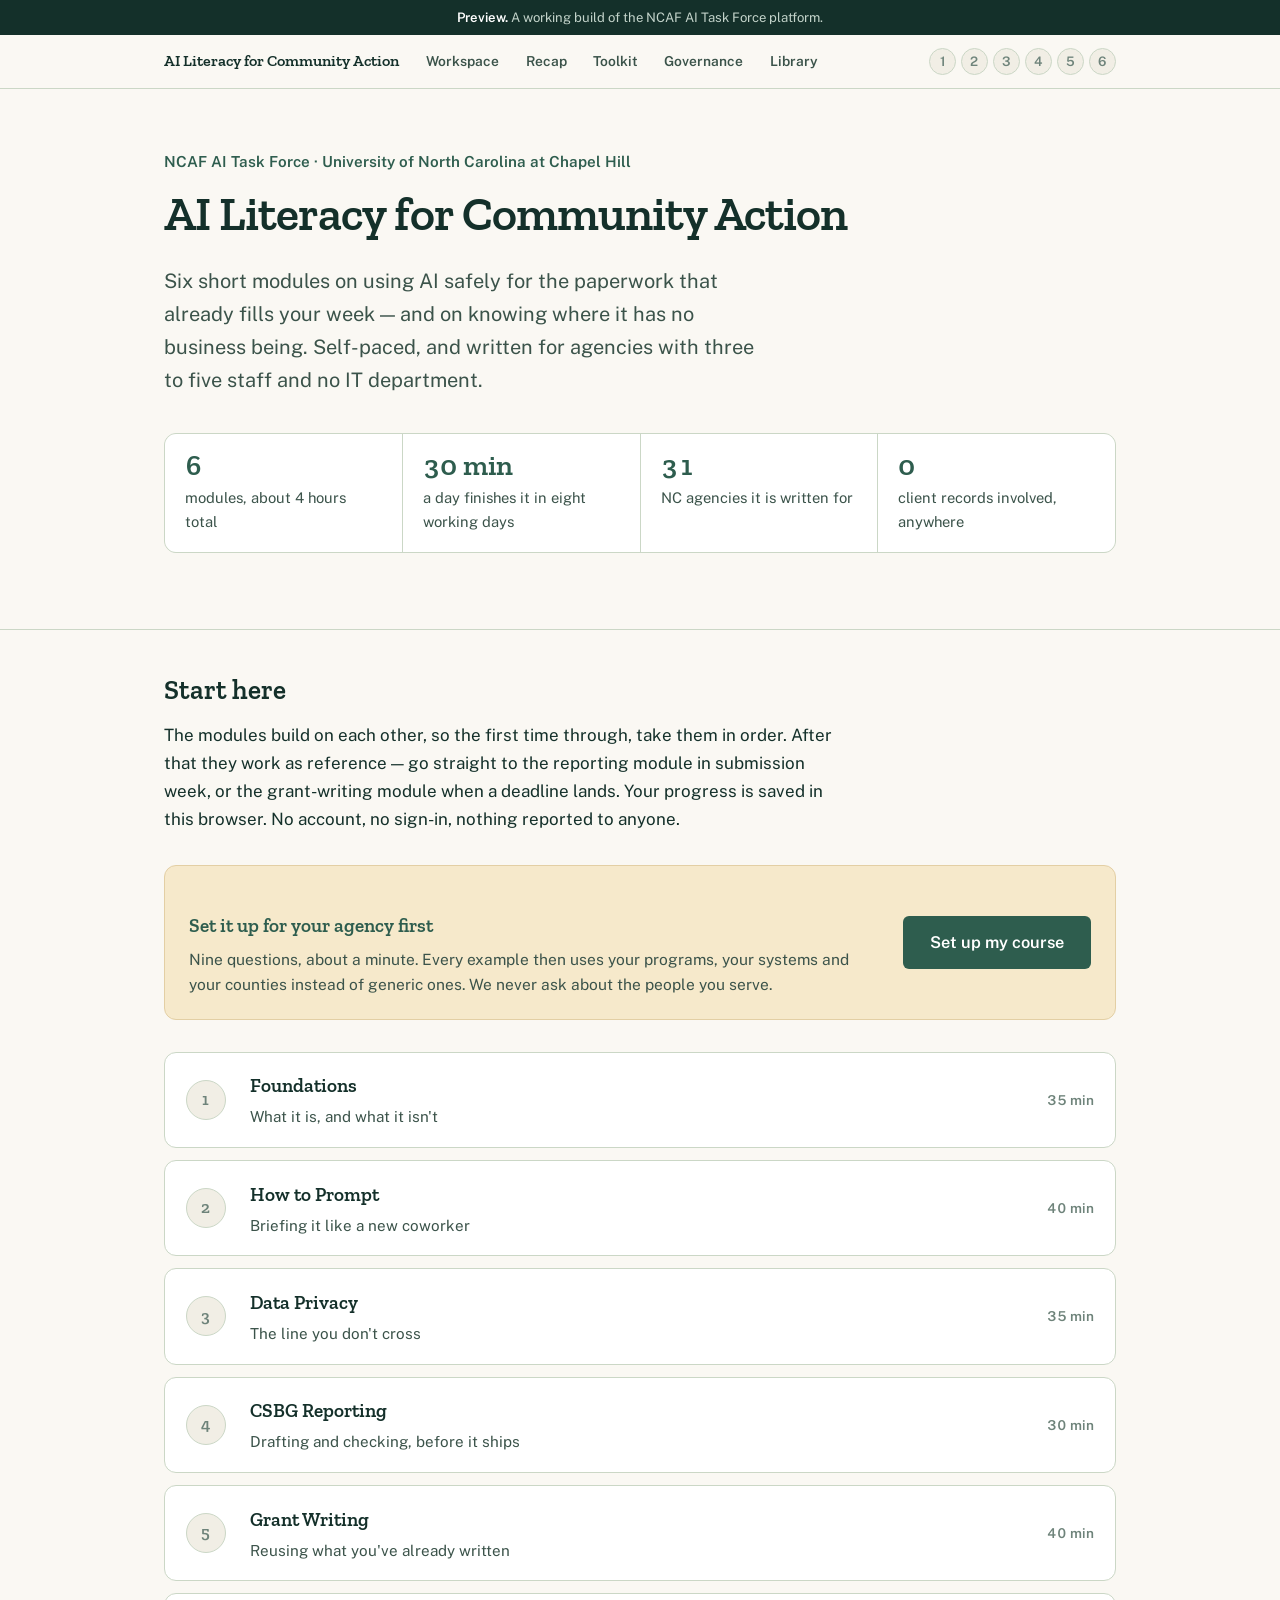
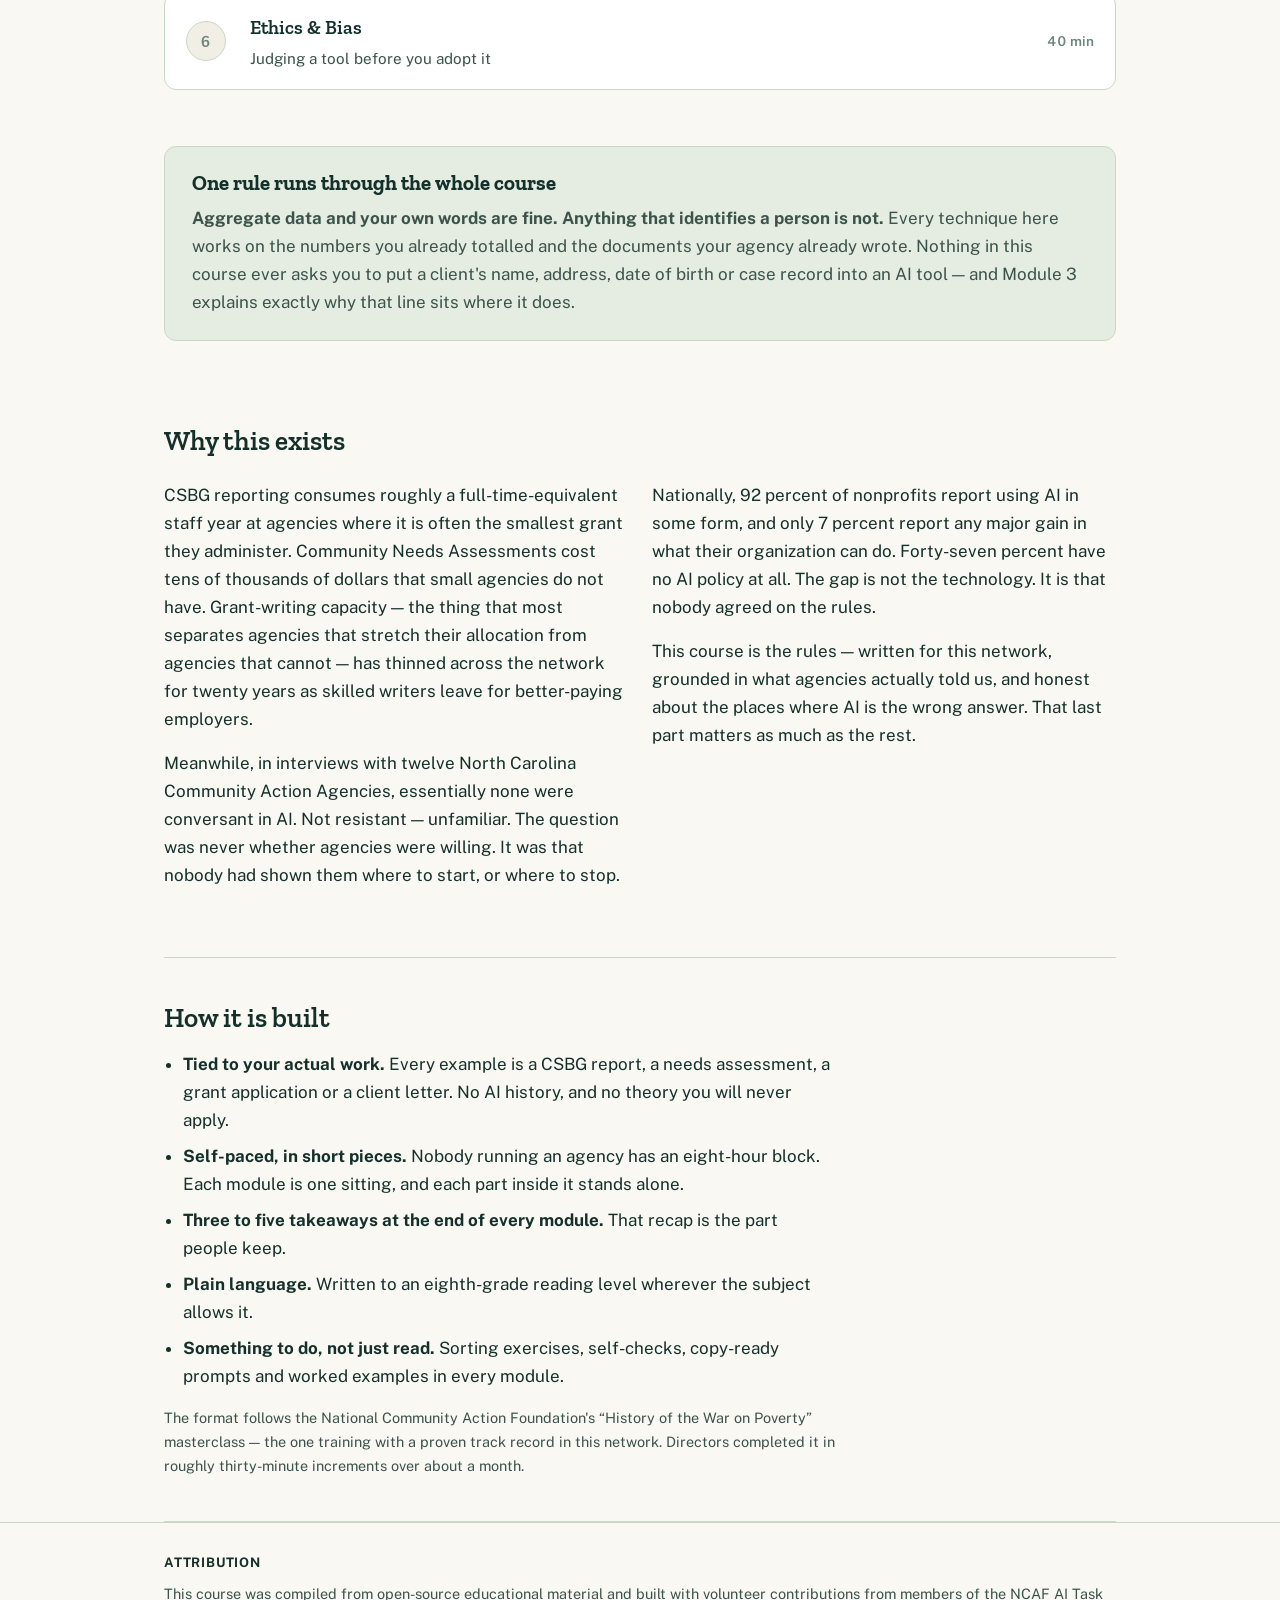
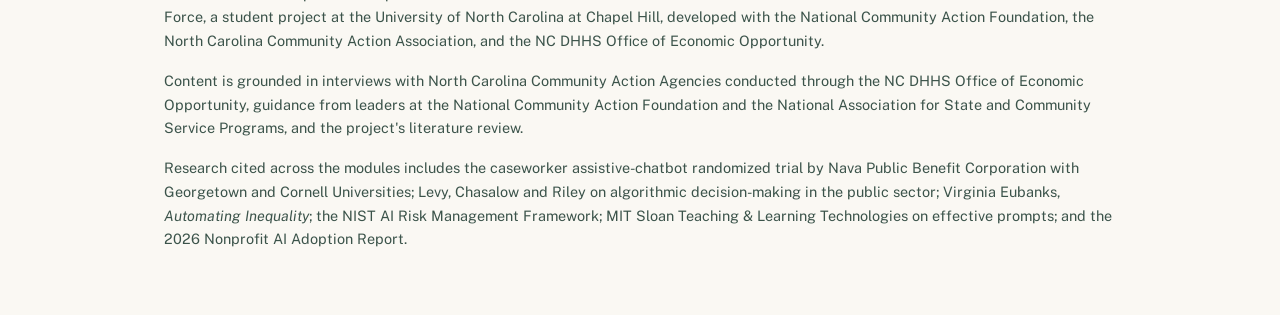
<file: src/index.html>
<!doctype html>
<html lang="en">
<head>
<meta charset="utf-8">
<meta name="viewport" content="width=device-width, initial-scale=1">
<title>AI Literacy for Community Action</title>
<meta name="description" content="A self-paced course helping Community Action Agency staff use AI safely on the administrative work that already fills their week.">
<link rel="preconnect" href="https://fonts.googleapis.com">
<link rel="preconnect" href="https://fonts.gstatic.com" crossorigin>
<link rel="stylesheet" href="https://fonts.googleapis.com/css2?family=Public+Sans:ital,wght@0,400;0,600;0,700;1,400&family=Zilla+Slab:wght@500;600;700&display=swap">
<link rel="stylesheet" href="assets/course.css">
</head>
<body>

<div class="sticky-head">
  <div class="topbar" data-topbar></div>
</div>

<header class="hero home-hero">
  <div class="wrap-wide">
    <p class="kicker">NCAF AI Task Force &middot; University of North Carolina at Chapel Hill</p>
    <div class="dash-greet">
      <h1 id="heroTitle">AI Literacy for Community Action</h1>
    </div>
    <p class="lede" id="heroLede">
      Six short modules on using AI safely for the paperwork that already fills your week &mdash;
      and on knowing where it has no business being. Self-paced, and written for agencies with
      three to five staff and no IT department.
    </p>
    <p class="tailored-note" id="tailoredNote" hidden>
      Tailored for <b id="tailoredName"></b> &middot;
      <a href="setup.html" style="font-weight:400">edit</a>
    </p>

    <div class="stat-row">
      <div><div class="n">6</div><div class="l">modules, about 4 hours total</div></div>
      <div><div class="n">30 min</div><div class="l">a day finishes it in eight working days</div></div>
      <div><div class="n">31</div><div class="l">NC agencies it is written for</div></div>
      <div><div class="n">0</div><div class="l">client records involved, anywhere</div></div>
    </div>
  </div>
</header>

<main class="wrap-wide">

  <section class="lesson" id="start" style="border-bottom:none;padding-bottom:1rem;">
    <h2>Start here</h2>
    <p style="max-width:42rem;">
      The modules build on each other, so the first time through, take them in order. After that
      they work as reference &mdash; go straight to the reporting module in submission week, or
      the grant-writing module when a deadline lands. Your progress is saved in this browser. No
      account, no sign-in, nothing reported to anyone.
    </p>

    <div class="setup-invite" id="setupInvite" hidden>
      <div class="txt">
        <h3>Set it up for your agency first</h3>
        <p>
          Nine questions, about a minute. Every example then uses your programs, your systems and
          your counties instead of generic ones. We never ask about the people you serve.
        </p>
      </div>
      <a class="cta" href="setup.html">Set up my course</a>
    </div>

    <div class="mod-list" id="modList"></div>

    <p class="source-note" id="resumeNote" hidden></p>
  </section>

  <div class="callout">
    <h2>One rule runs through the whole course</h2>
    <p>
      <strong>Aggregate data and your own words are fine. Anything that identifies a person is not.</strong>
      Every technique here works on the numbers you already totalled and the documents your agency
      already wrote. Nothing in this course ever asks you to put a client's name, address, date of
      birth or case record into an AI tool &mdash; and Module 3 explains exactly why that line sits
      where it does.
    </p>
  </div>

  <section class="lesson">
    <h2>Why this exists</h2>
    <div class="two-col">
      <div>
        <p>
          CSBG reporting consumes roughly a full-time-equivalent staff year at agencies where it is
          often the smallest grant they administer. Community Needs Assessments cost tens of
          thousands of dollars that small agencies do not have. Grant-writing capacity &mdash; the
          thing that most separates agencies that stretch their allocation from agencies that
          cannot &mdash; has thinned across the network for twenty years as skilled writers leave
          for better-paying employers.
        </p>
        <p>
          Meanwhile, in interviews with twelve North Carolina Community Action Agencies, essentially
          none were conversant in AI. Not resistant &mdash; unfamiliar. The question was never
          whether agencies were willing. It was that nobody had shown them where to start, or where
          to stop.
        </p>
      </div>
      <div>
        <p>
          Nationally, 92 percent of nonprofits report using AI in some form, and only 7 percent
          report any major gain in what their organization can do. Forty-seven percent have no AI
          policy at all. The gap is not the technology. It is that nobody agreed on the rules.
        </p>
        <p>
          This course is the rules &mdash; written for this network, grounded in what agencies
          actually told us, and honest about the places where AI is the wrong answer. That last
          part matters as much as the rest.
        </p>
      </div>
    </div>
  </section>

  <section class="lesson">
    <h2>How it is built</h2>
    <ul class="plain" style="max-width:42rem;">
      <li><strong>Tied to your actual work.</strong> Every example is a CSBG report, a needs assessment, a grant application or a client letter. No AI history, and no theory you will never apply.</li>
      <li><strong>Self-paced, in short pieces.</strong> Nobody running an agency has an eight-hour block. Each module is one sitting, and each part inside it stands alone.</li>
      <li><strong>Three to five takeaways at the end of every module.</strong> That recap is the part people keep.</li>
      <li><strong>Plain language.</strong> Written to an eighth-grade reading level wherever the subject allows it.</li>
      <li><strong>Something to do, not just read.</strong> Sorting exercises, self-checks, copy-ready prompts and worked examples in every module.</li>
    </ul>
    <p class="source-note" style="max-width:42rem;">
      The format follows the National Community Action Foundation's &ldquo;History of the War on
      Poverty&rdquo; masterclass &mdash; the one training with a proven track record in this
      network. Directors completed it in roughly thirty-minute increments over about a month.
    </p>
  </section>

  <section class="lesson" style="border-bottom:none;" data-editorial>
    <h2>Help us fix it</h2>
    <p style="max-width:42rem;">
      This is a review draft. There is a <strong>Feedback</strong> button in the bottom-right corner
      of every page &mdash; it records which page and which section you were looking at, so you can
      just say what is wrong and keep reading. Notes are saved in your browser and can be exported
      as a spreadsheet. Nothing is sent anywhere without the team configuring it first.
    </p>
    <p style="max-width:42rem;">
      Tell us where a sentence is confusing, where a claim needs a source, where the tone is off for
      a director, and especially where we have got a detail about CSBG wrong. That last category is
      the most valuable thing you can give us.
    </p>
  </section>

</main>

<footer class="attrib">
  <div class="wrap-wide">
    <h4>Attribution</h4>
    <p>
      This course was compiled from open-source educational material and built with volunteer
      contributions from members of the NCAF AI Task Force, a student project at the University of
      North Carolina at Chapel Hill, developed with the National Community Action Foundation, the
      North Carolina Community Action Association, and the NC DHHS Office of Economic Opportunity.
    </p>
    <p>
      Content is grounded in interviews with North Carolina Community Action Agencies conducted
      through the NC DHHS Office of Economic Opportunity, guidance from leaders at the National
      Community Action Foundation and the National Association for State and Community Service
      Programs, and the project's literature review.
    </p>
    <p>
      Research cited across the modules includes the caseworker assistive-chatbot randomized trial
      by Nava Public Benefit Corporation with Georgetown and Cornell Universities; Levy, Chasalow
      and Riley on algorithmic decision-making in the public sector; Virginia Eubanks,
      <em>Automating Inequality</em>; the NIST AI Risk Management Framework; MIT Sloan Teaching
      &amp; Learning Technologies on effective prompts; and the 2026 Nonprofit AI Adoption Report.
    </p>
  </div>
</footer>

<script src="assets/config.js"></script>
<script src="assets/mode.js"></script>
<script src="assets/draft-banner.js"></script>
<script src="assets/profile.js"></script>
<script src="assets/interactions.js"></script>
<script src="assets/course.js"></script>
<script src="assets/learn.js"></script>
<script src="assets/feedback.js" defer></script>
<script>
document.addEventListener("DOMContentLoaded", function () {
  var prog = window.NCAF_progress ? window.NCAF_progress() : {};
  var mods = window.NCAF_MODULES || [];
  var P = window.Tailor ? Tailor.profile : null;
  var setUp = !!(window.Tailor && Tailor.isSetUp());

  /* Greeting */
  if (setUp) {
    document.getElementById("heroTitle").textContent = P.org.name;
    document.getElementById("tailoredName").textContent = P.org.name;
    document.getElementById("tailoredNote").hidden = false;

    var bits = [];
    if (P.org.counties.length) {
      bits.push(P.org.counties.length === 1
        ? P.org.counties[0] + " County"
        : P.org.counties.slice(0, -1).join(", ") + " and " + P.org.counties[P.org.counties.length - 1] + " Counties");
    }
    if (P.org.programs.length) bits.push(P.org.programs.length + " programs");
    if (P.org.staffBand) bits.push(P.org.staffBand + " staff");
    document.getElementById("heroLede").textContent = bits.length
      ? bits.join("  \u00b7  ") + ". Six modules on using AI safely for the paperwork that already fills your week \u2014 and knowing where it has no business being."
      : "Six modules on using AI safely for the paperwork that already fills your week.";
  } else {
    document.getElementById("setupInvite").hidden = false;
  }

  /* Module list */
  var doneCount = 0;
  document.getElementById("modList").innerHTML = mods.map(function (m) {
    var done = prog["m" + m.n] && prog["m" + m.n].complete;
    if (done) doneCount++;
    return '<a class="mod-card' + (done ? " done" : "") + '" href="' + m.file + '">' +
      '<span class="num">' + (done ? "\u2713" : m.n) + "</span>" +
      '<span><span class="nm">' + m.name + '</span><span class="ds">' + m.ds + "</span></span>" +
      '<span class="mins">' + (done ? "Complete" : m.mins + " min") + "</span></a>";
  }).join("");

  /* Where they left off */
  var pos = {};
  try { pos = JSON.parse(localStorage.getItem("ncaf-card-pos") || "{}") || {}; } catch (e) {}
  var started = mods.filter(function (m) {
    return pos[m.file] > 0 && !(prog["m" + m.n] && prog["m" + m.n].complete);
  })[0];

  var note = document.getElementById("resumeNote");
  if (doneCount === mods.length) {
    note.hidden = false;
    note.innerHTML = "All six complete. They stay here as reference \u2014 the <b>Read</b> toggle at the top of any module flattens it back to a single page for scanning.";
  } else if (started) {
    note.hidden = false;
    note.innerHTML = 'You are part-way through <a href="' + started.file + '">Module ' + started.n + " \u2014 " + started.name + "</a>.";
  } else if (doneCount) {
    note.hidden = false;
    note.textContent = doneCount + " of " + mods.length + " complete.";
  }
});
</script>
</body>
</html>
</file>
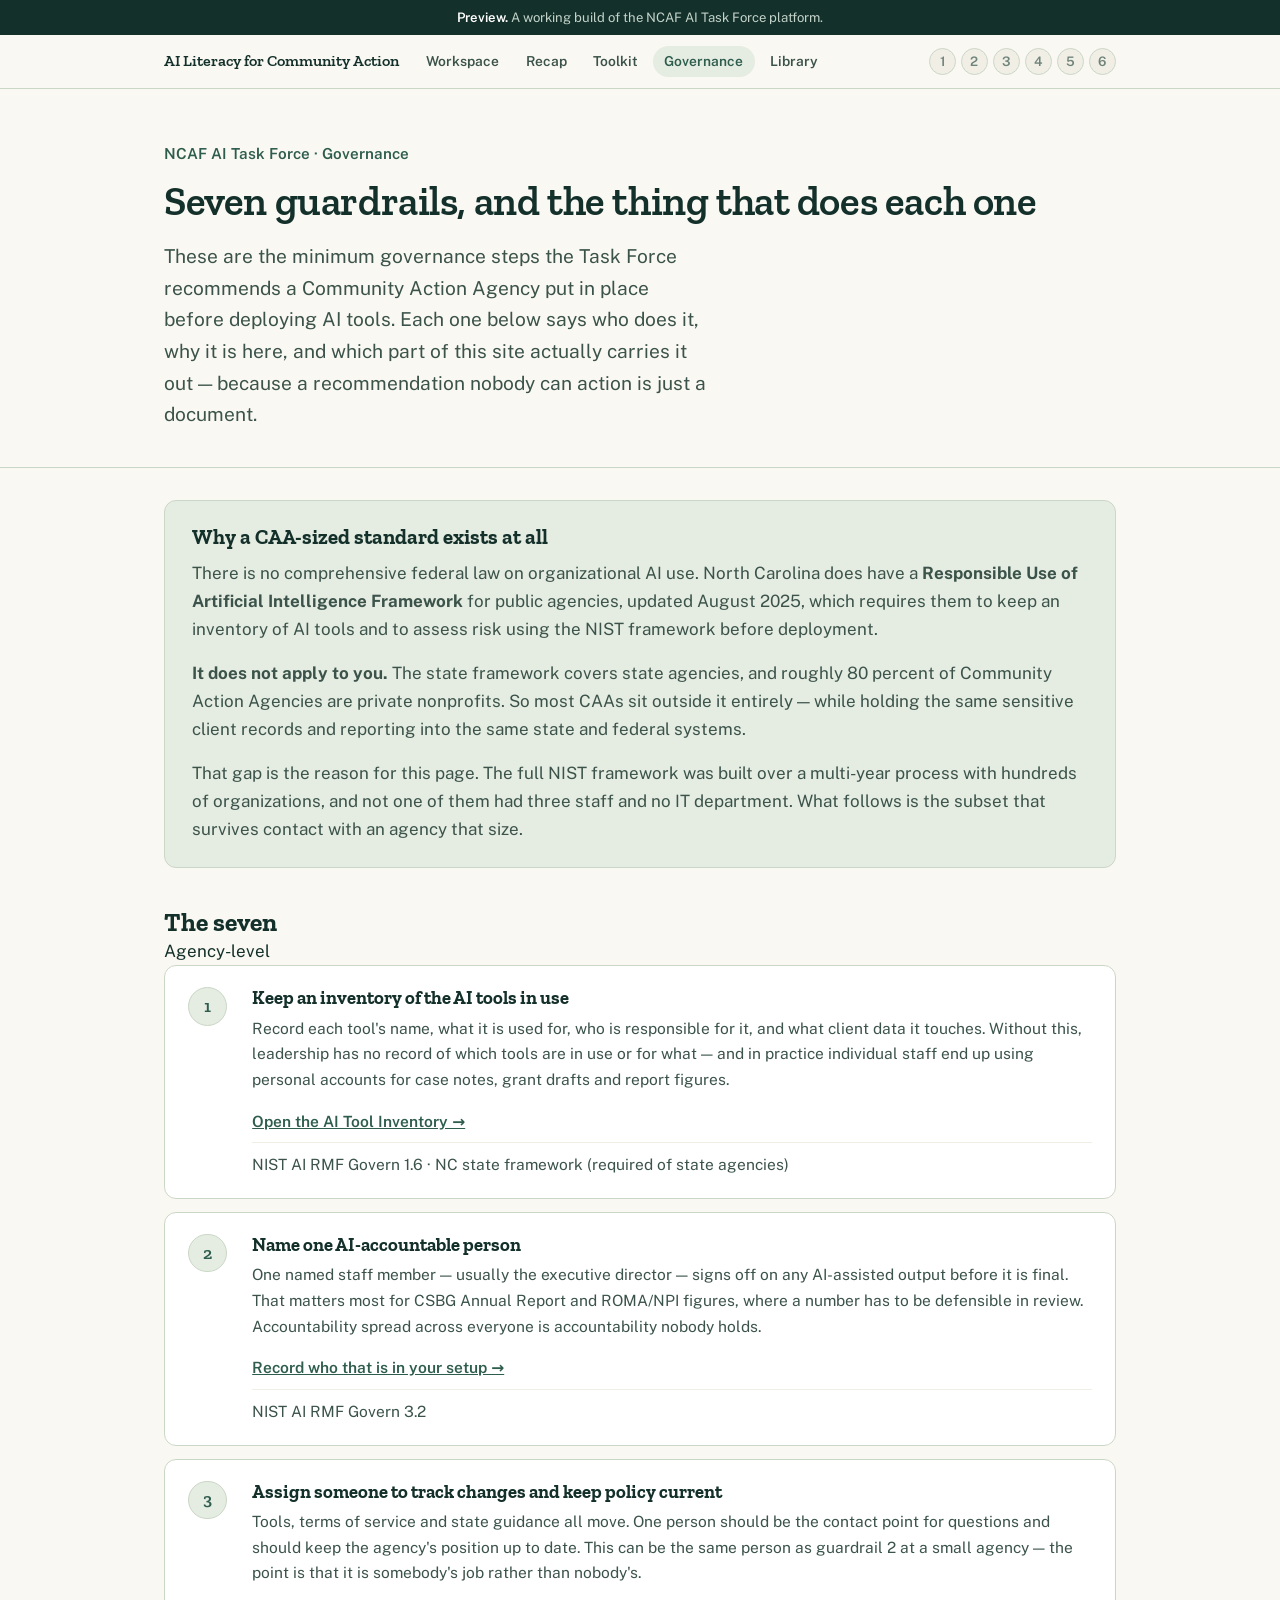
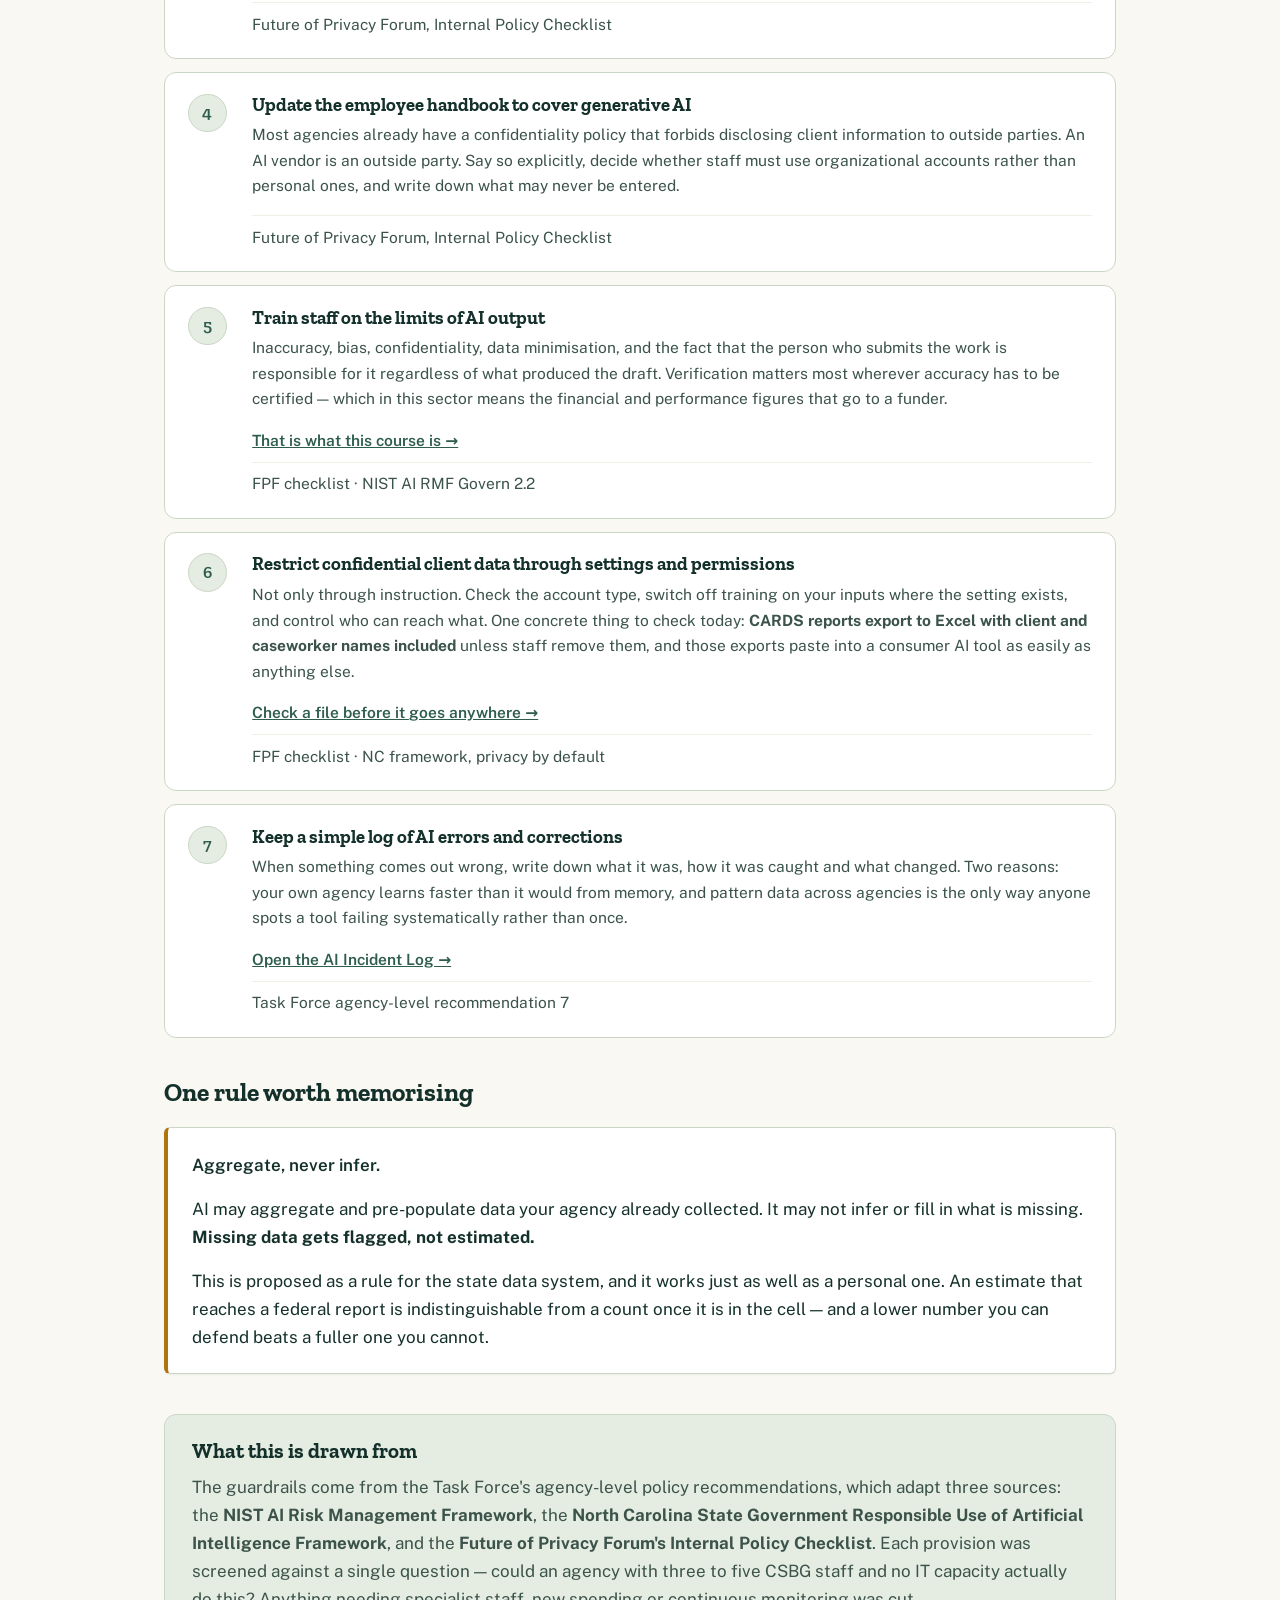
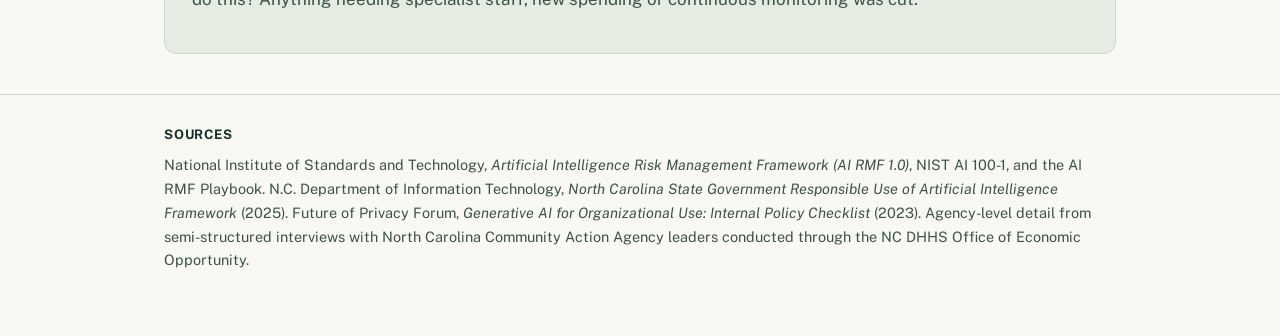
<file: src/governance.html>
<!doctype html>
<html lang="en">
<head>
<meta charset="utf-8">
<meta name="viewport" content="width=device-width, initial-scale=1">
<title>Governance Guardrails</title>
<meta name="description" content="Seven minimum guardrails a Community Action Agency can put in place before deploying AI tools — each with the thing that implements it.">
<link rel="preconnect" href="https://fonts.googleapis.com">
<link rel="preconnect" href="https://fonts.gstatic.com" crossorigin>
<link rel="stylesheet" href="https://fonts.googleapis.com/css2?family=Public+Sans:ital,wght@0,400;0,600;0,700;1,400&family=Zilla+Slab:wght@500;600;700&display=swap">
<link rel="stylesheet" href="assets/course.css">
</head>
<body>

<div class="sticky-head">
  <div class="topbar" data-topbar></div>
</div>

<header class="hero">
  <div class="wrap-wide">
    <p class="kicker">NCAF AI Task Force &middot; Governance</p>
    <h1>Seven guardrails, and the thing that does each one</h1>
    <p class="lede">
      These are the minimum governance steps the Task Force recommends a Community Action Agency
      put in place before deploying AI tools. Each one below says who does it, why it is here, and
      which part of this site actually carries it out &mdash; because a recommendation nobody can
      action is just a document.
    </p>
  </div>
</header>

<main class="wrap-wide">

  <div class="callout" style="margin-top:2rem">
    <h2>Why a CAA-sized standard exists at all</h2>
    <p>
      There is no comprehensive federal law on organizational AI use. North Carolina does have a
      <strong>Responsible Use of Artificial Intelligence Framework</strong> for public agencies,
      updated August 2025, which requires them to keep an inventory of AI tools and to assess risk
      using the NIST framework before deployment.
    </p>
    <p>
      <strong>It does not apply to you.</strong> The state framework covers state agencies, and
      roughly 80 percent of Community Action Agencies are private nonprofits. So most CAAs sit
      outside it entirely &mdash; while holding the same sensitive client records and reporting into
      the same state and federal systems.
    </p>
    <p style="margin-bottom:0">
      That gap is the reason for this page. The full NIST framework was built over a multi-year
      process with hundreds of organizations, and not one of them had three staff and no IT
      department. What follows is the subset that survives contact with an agency that size.
    </p>
  </div>

  <div class="sec-head"><h2>The seven</h2><span class="note">Agency-level</span></div>

  <div class="guard-list">

    <article class="guard" id="g1">
      <div class="guard-n">1</div>
      <div class="guard-body">
        <h3>Keep an inventory of the AI tools in use</h3>
        <p>
          Record each tool's name, what it is used for, who is responsible for it, and what client
          data it touches. Without this, leadership has no record of which tools are in use or for
          what &mdash; and in practice individual staff end up using personal accounts for case
          notes, grant drafts and report figures.
        </p>
        <p class="guard-do">
          <a href="tools.html#inventory">Open the AI Tool Inventory &rarr;</a>
        </p>
        <p class="guard-src">NIST AI RMF Govern 1.6 &middot; NC state framework (required of state agencies)</p>
      </div>
    </article>

    <article class="guard" id="g2">
      <div class="guard-n">2</div>
      <div class="guard-body">
        <h3>Name one AI-accountable person</h3>
        <p>
          One named staff member &mdash; usually the executive director &mdash; signs off on any
          AI-assisted output before it is final. That matters most for CSBG Annual Report and
          ROMA/NPI figures, where a number has to be defensible in review. Accountability spread
          across everyone is accountability nobody holds.
        </p>
        <p class="guard-do">
          <a href="setup.html">Record who that is in your setup &rarr;</a>
          <span class="guard-state" id="accState"></span>
        </p>
        <p class="guard-src">NIST AI RMF Govern 3.2</p>
      </div>
    </article>

    <article class="guard" id="g3">
      <div class="guard-n">3</div>
      <div class="guard-body">
        <h3>Assign someone to track changes and keep policy current</h3>
        <p>
          Tools, terms of service and state guidance all move. One person should be the contact
          point for questions and should keep the agency's position up to date. This can be the same
          person as guardrail 2 at a small agency &mdash; the point is that it is somebody's job
          rather than nobody's.
        </p>
        <p class="guard-src">Future of Privacy Forum, Internal Policy Checklist</p>
      </div>
    </article>

    <article class="guard" id="g4">
      <div class="guard-n">4</div>
      <div class="guard-body">
        <h3>Update the employee handbook to cover generative AI</h3>
        <p>
          Most agencies already have a confidentiality policy that forbids disclosing client
          information to outside parties. An AI vendor is an outside party. Say so explicitly, decide
          whether staff must use organizational accounts rather than personal ones, and write down
          what may never be entered.
        </p>
        <p class="guard-src">Future of Privacy Forum, Internal Policy Checklist</p>
      </div>
    </article>

    <article class="guard" id="g5">
      <div class="guard-n">5</div>
      <div class="guard-body">
        <h3>Train staff on the limits of AI output</h3>
        <p>
          Inaccuracy, bias, confidentiality, data minimisation, and the fact that the person who
          submits the work is responsible for it regardless of what produced the draft. Verification
          matters most wherever accuracy has to be certified &mdash; which in this sector means the
          financial and performance figures that go to a funder.
        </p>
        <p class="guard-do">
          <a href="index.html">That is what this course is &rarr;</a>
          <span class="guard-state" id="courseState"></span>
        </p>
        <p class="guard-src">FPF checklist &middot; NIST AI RMF Govern 2.2</p>
      </div>
    </article>

    <article class="guard" id="g6">
      <div class="guard-n">6</div>
      <div class="guard-body">
        <h3>Restrict confidential client data through settings and permissions</h3>
        <p>
          Not only through instruction. Check the account type, switch off training on your inputs
          where the setting exists, and control who can reach what. One concrete thing to check
          today: <strong>CARDS reports export to Excel with client and caseworker names
          included</strong> unless staff remove them, and those exports paste into a consumer AI
          tool as easily as anything else.
        </p>
        <p class="guard-do">
          <a href="tools.html#redaction">Check a file before it goes anywhere &rarr;</a>
        </p>
        <p class="guard-src">FPF checklist &middot; NC framework, privacy by default</p>
      </div>
    </article>

    <article class="guard" id="g7">
      <div class="guard-n">7</div>
      <div class="guard-body">
        <h3>Keep a simple log of AI errors and corrections</h3>
        <p>
          When something comes out wrong, write down what it was, how it was caught and what
          changed. Two reasons: your own agency learns faster than it would from memory, and pattern
          data across agencies is the only way anyone spots a tool failing systematically rather
          than once.
        </p>
        <p class="guard-do">
          <a href="tools.html#incidents">Open the AI Incident Log &rarr;</a>
        </p>
        <p class="guard-src">Task Force agency-level recommendation 7</p>
      </div>
    </article>

  </div>

  <div class="sec-head"><h2>One rule worth memorising</h2></div>
  <div class="model-card" style="margin-bottom:2rem">
    <p>Aggregate, never infer.</p>
    <p>
      AI may aggregate and pre-populate data your agency already collected. It may not infer or fill
      in what is missing. <strong>Missing data gets flagged, not estimated.</strong>
    </p>
    <p style="margin-bottom:0">
      This is proposed as a rule for the state data system, and it works just as well as a personal
      one. An estimate that reaches a federal report is indistinguishable from a count once it is in
      the cell &mdash; and a lower number you can defend beats a fuller one you cannot.
    </p>
  </div>

  <div class="callout">
    <h2>What this is drawn from</h2>
    <p>
      The guardrails come from the Task Force's agency-level policy recommendations, which adapt
      three sources: the <strong>NIST AI Risk Management Framework</strong>, the
      <strong>North Carolina State Government Responsible Use of Artificial Intelligence
      Framework</strong>, and the <strong>Future of Privacy Forum's Internal Policy
      Checklist</strong>. Each provision was screened against a single question &mdash; could an
      agency with three to five CSBG staff and no IT capacity actually do this? Anything needing
      specialist staff, new spending or continuous monitoring was cut.
    </p>
    <p style="margin-bottom:0" data-editorial>
      The underlying brief is still in draft and carries open citations. See the
      <a href="library.html">Library</a> for its status.
    </p>
  </div>

</main>

<footer class="attrib">
  <div class="wrap-wide">
    <h4>Sources</h4>
    <p>
      National Institute of Standards and Technology, <em>Artificial Intelligence Risk Management
      Framework (AI RMF 1.0)</em>, NIST AI 100-1, and the AI RMF Playbook. N.C. Department of
      Information Technology, <em>North Carolina State Government Responsible Use of Artificial
      Intelligence Framework</em> (2025). Future of Privacy Forum, <em>Generative AI for
      Organizational Use: Internal Policy Checklist</em> (2023). Agency-level detail from
      semi-structured interviews with North Carolina Community Action Agency leaders conducted
      through the NC DHHS Office of Economic Opportunity.
    </p>
  </div>
</footer>

<script src="assets/config.js"></script>
<script src="assets/mode.js"></script>
<script src="assets/draft-banner.js"></script>
<script src="assets/profile.js"></script>
<script src="assets/course.js"></script>
<script src="assets/feedback.js" defer></script>
<script>
document.addEventListener("DOMContentLoaded", function () {
  var P = window.Tailor ? Tailor.profile : null;
  var who = P && P.people && P.people.accountable;
  document.getElementById("accState").textContent = who ? "✓ " + who : "";

  var prog = window.NCAF_progress ? window.NCAF_progress() : {};
  var mods = window.NCAF_MODULES || [];
  var done = mods.filter(function (m) { return prog["m" + m.n] && prog["m" + m.n].complete; }).length;
  document.getElementById("courseState").textContent =
    done === mods.length && mods.length ? "✓ complete" : (done ? done + " of " + mods.length + " done" : "");
});
</script>
</body>
</html>
</file>
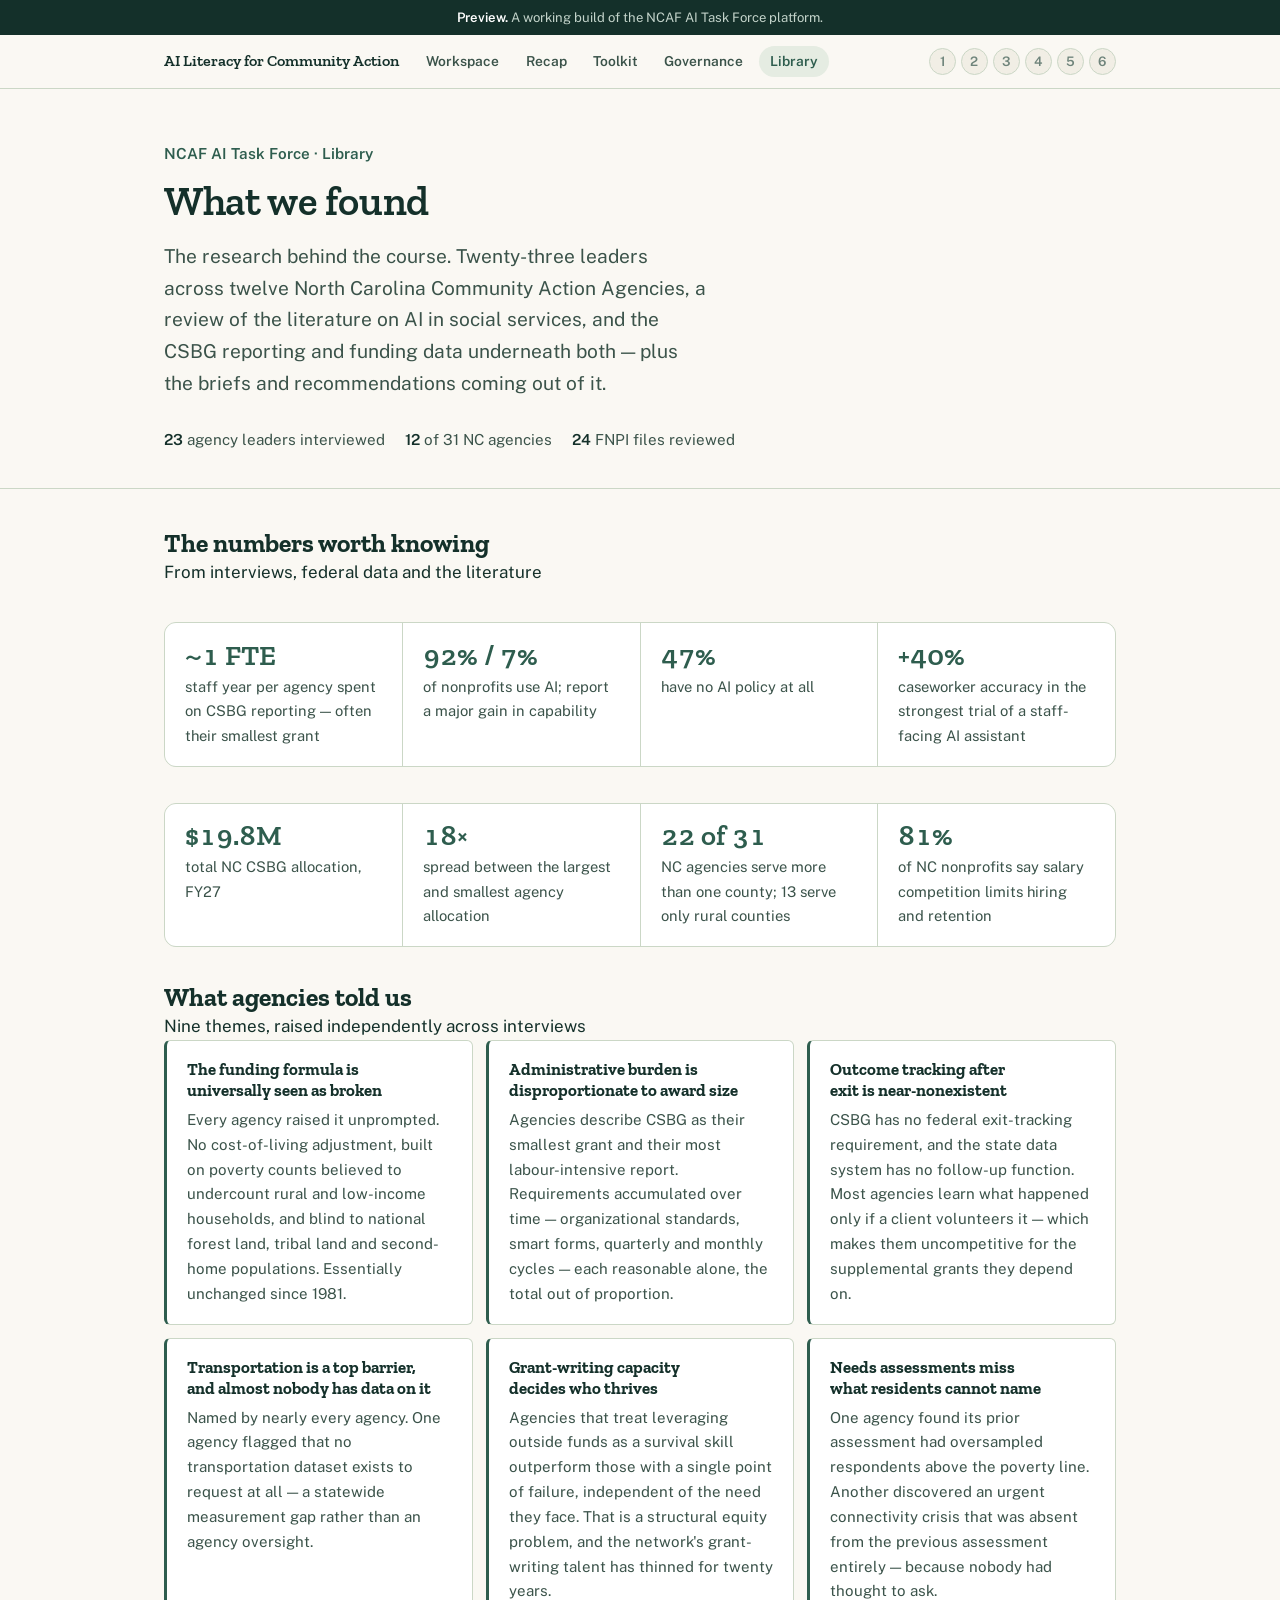
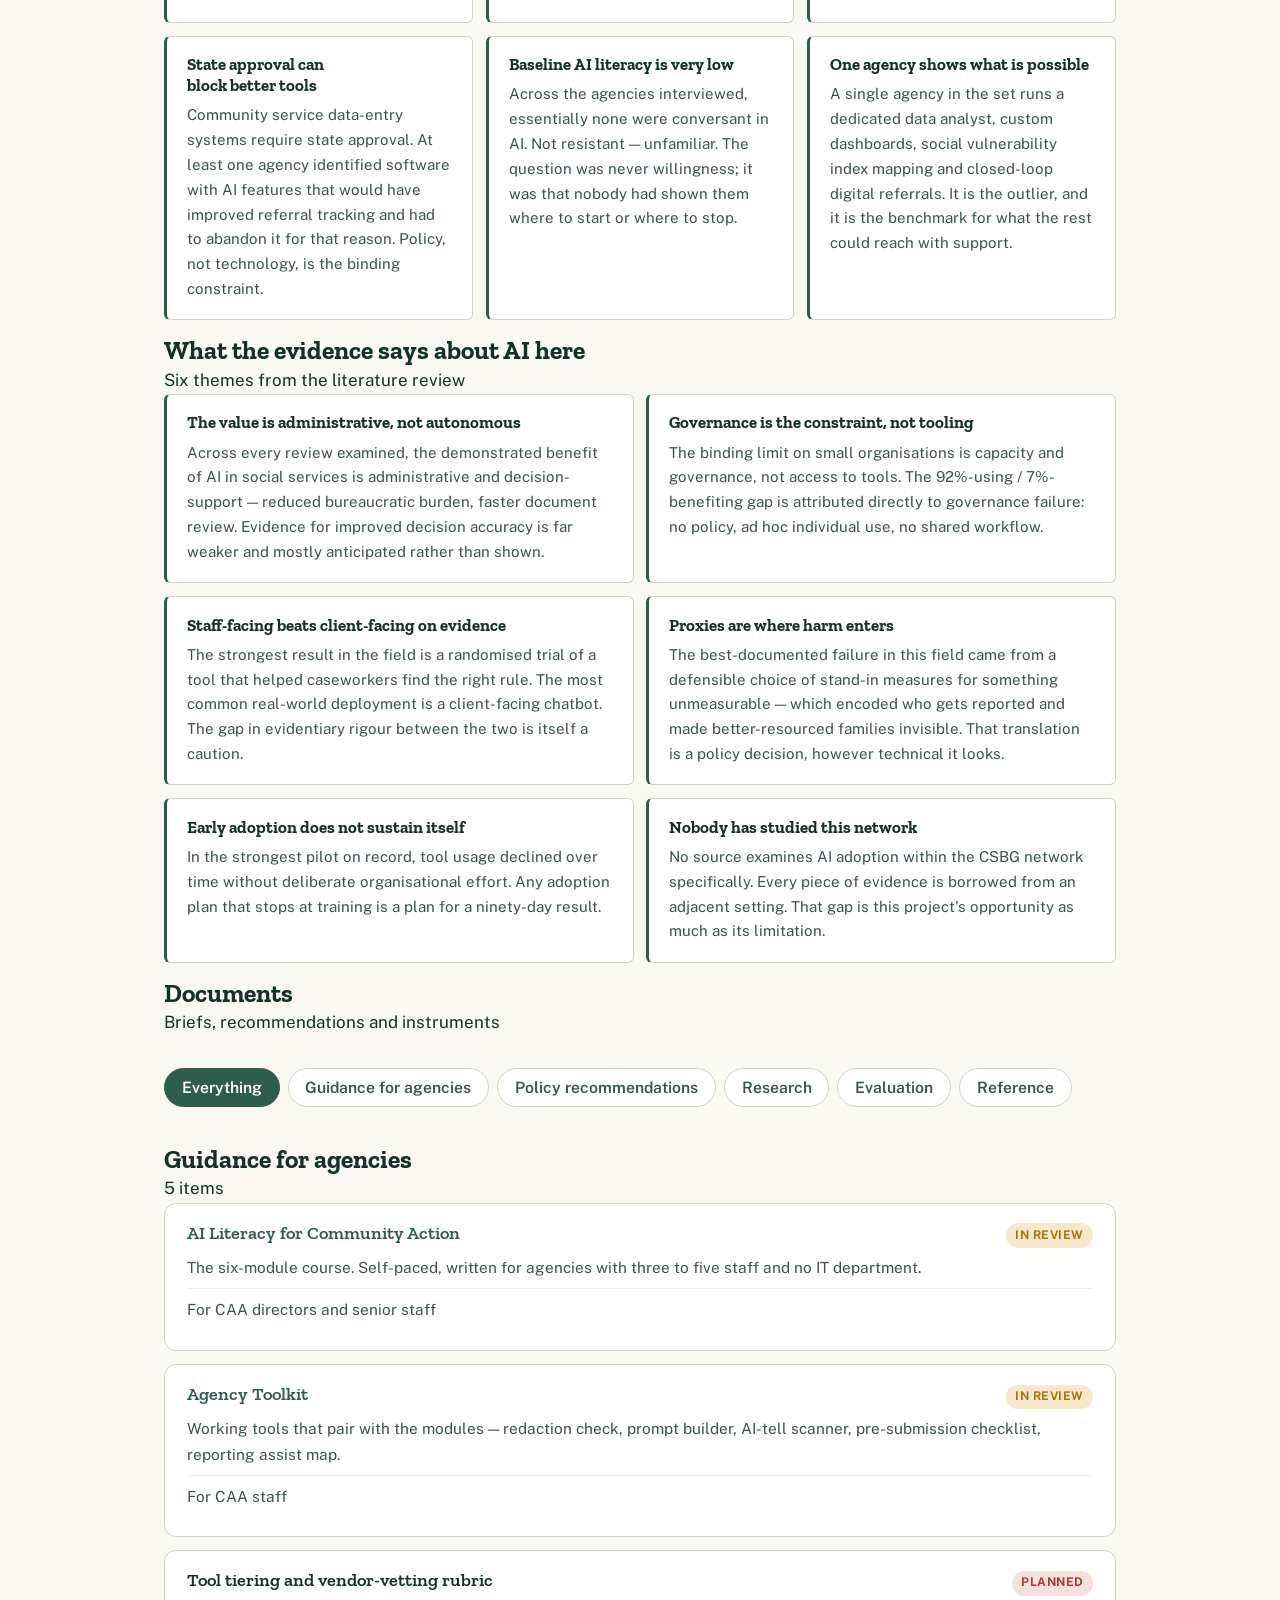
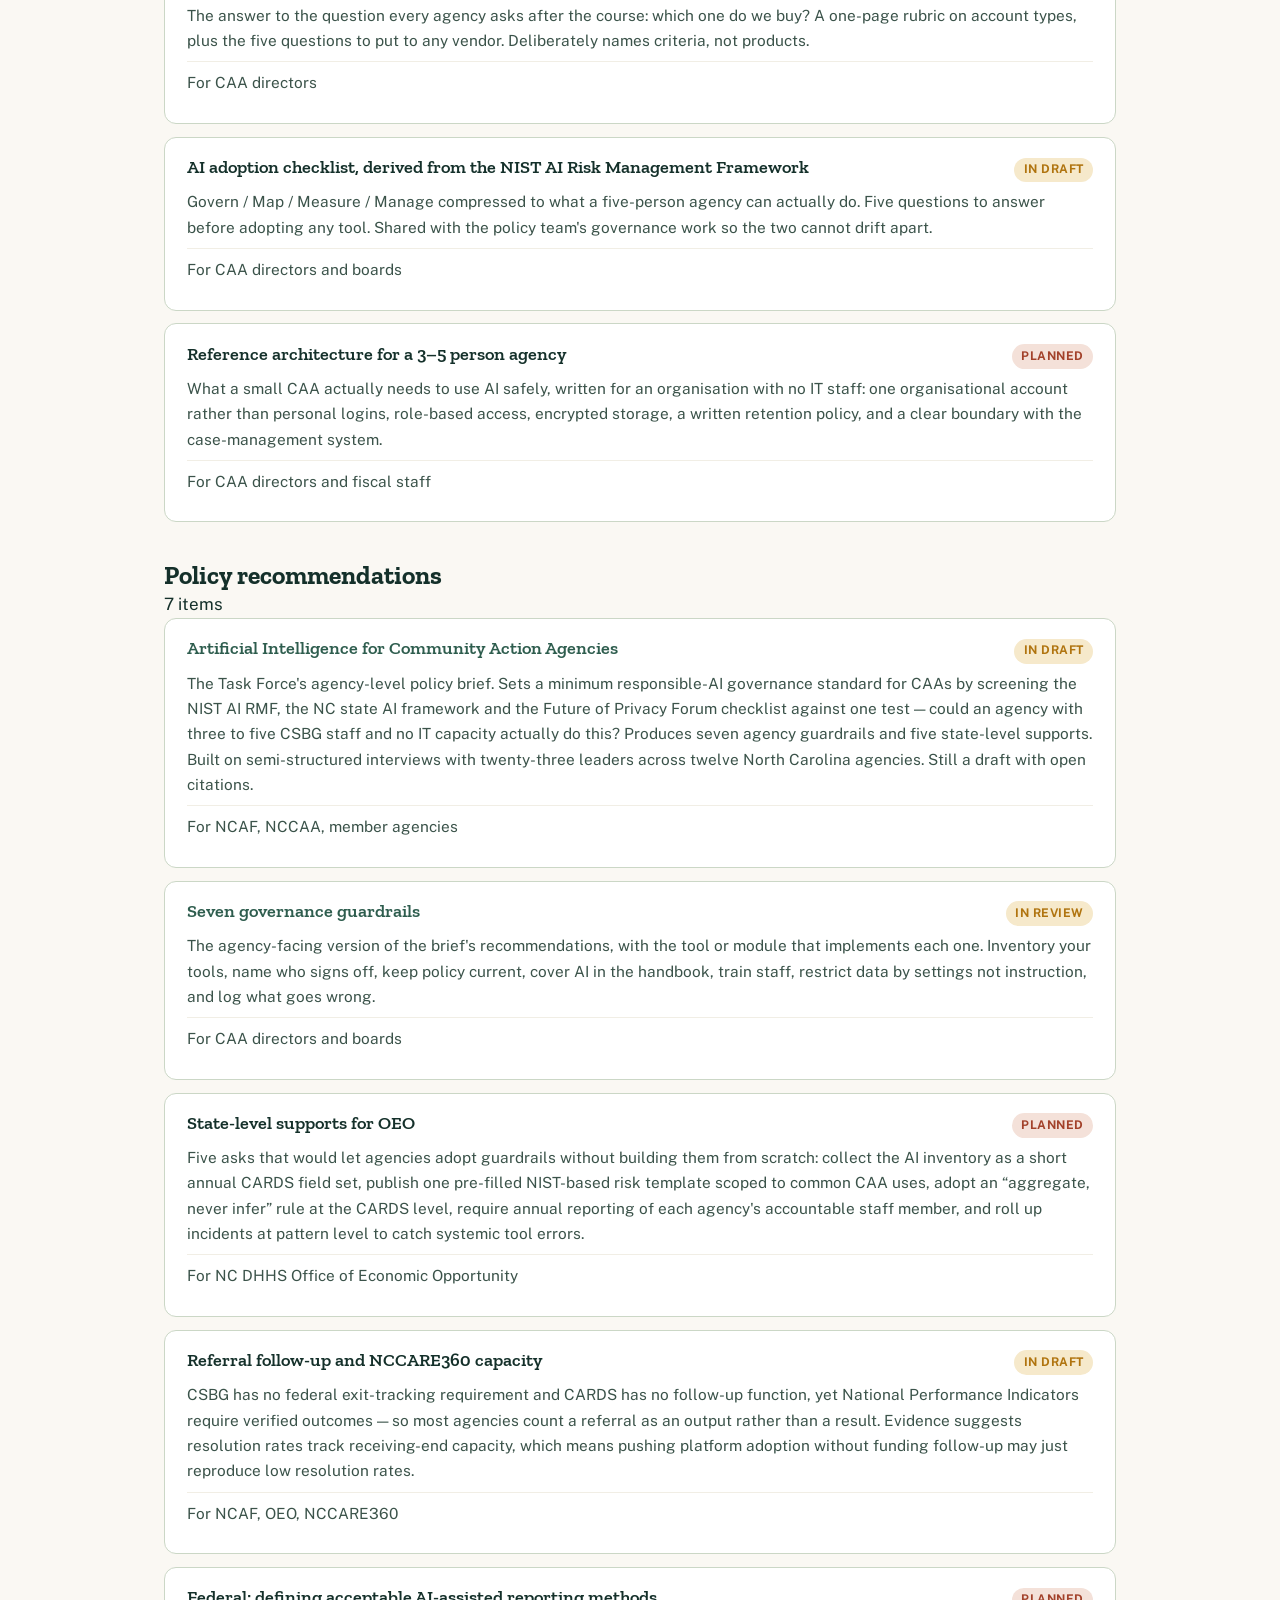
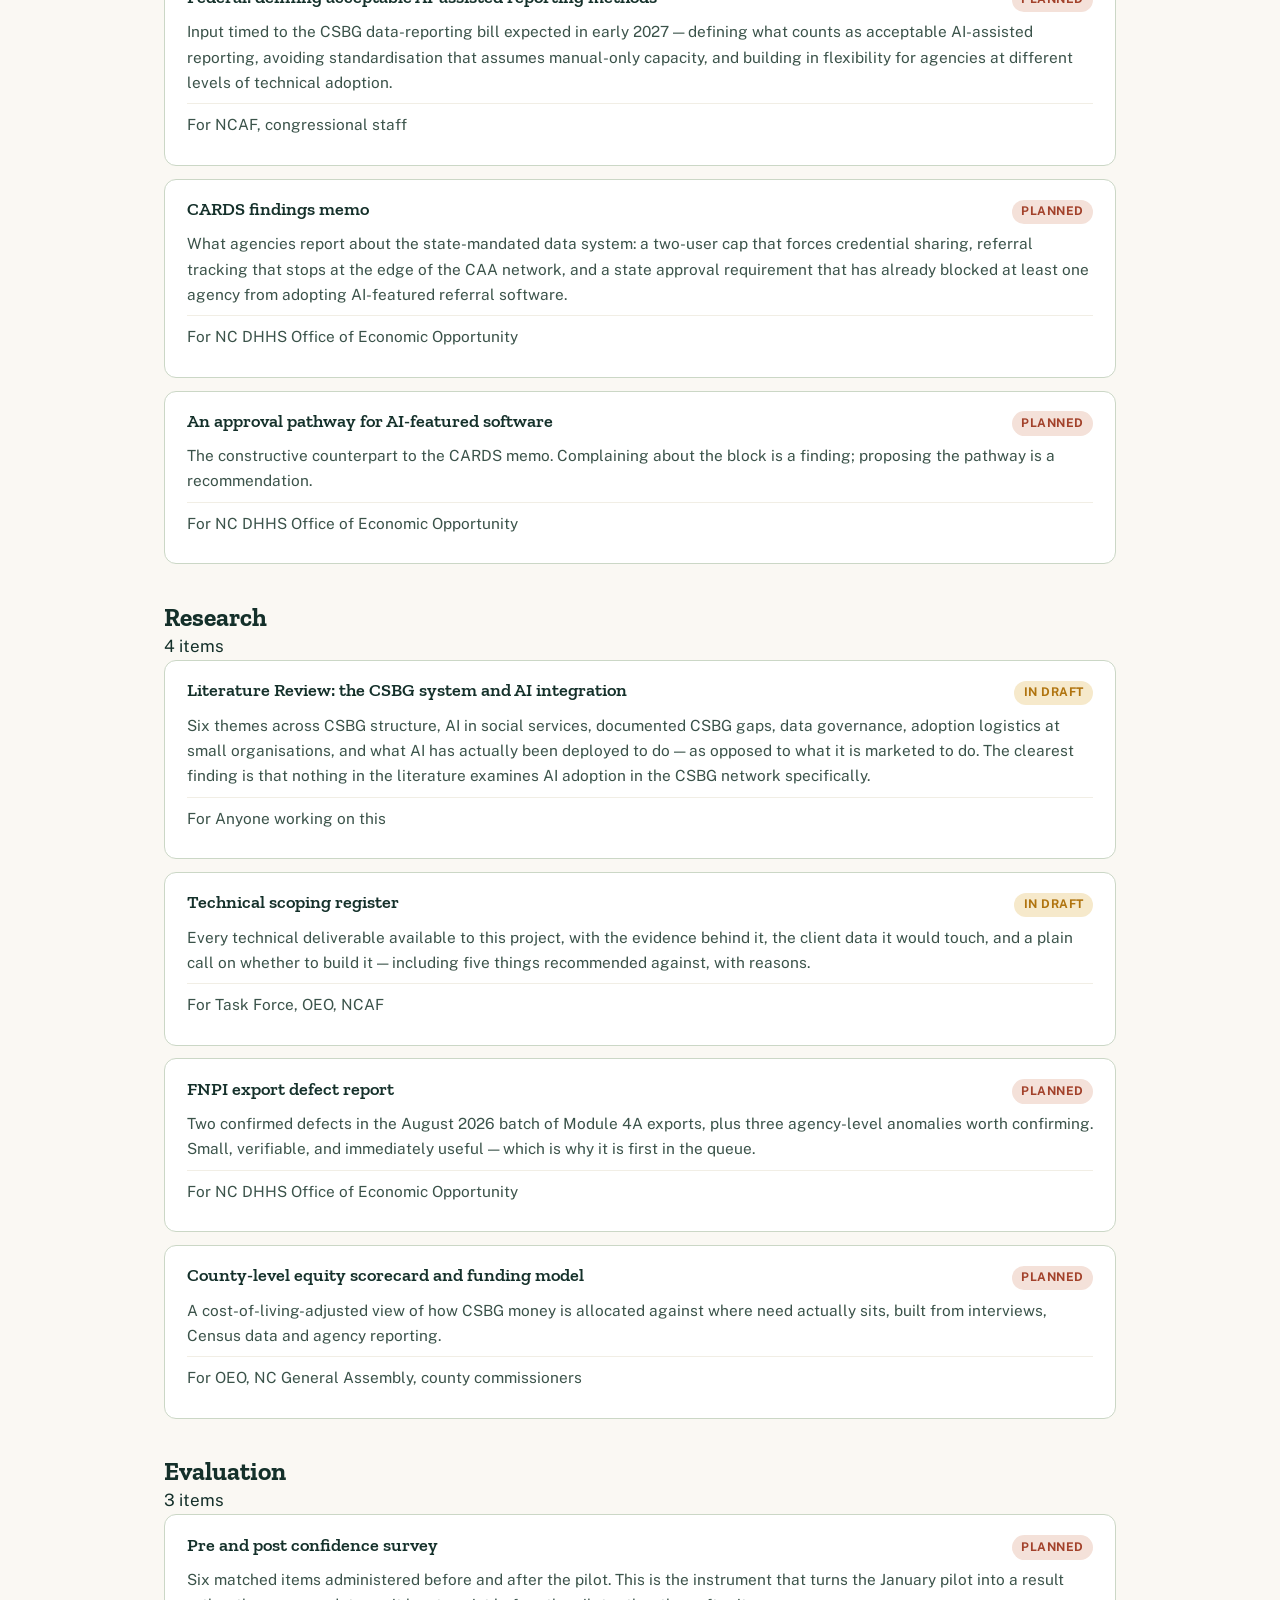
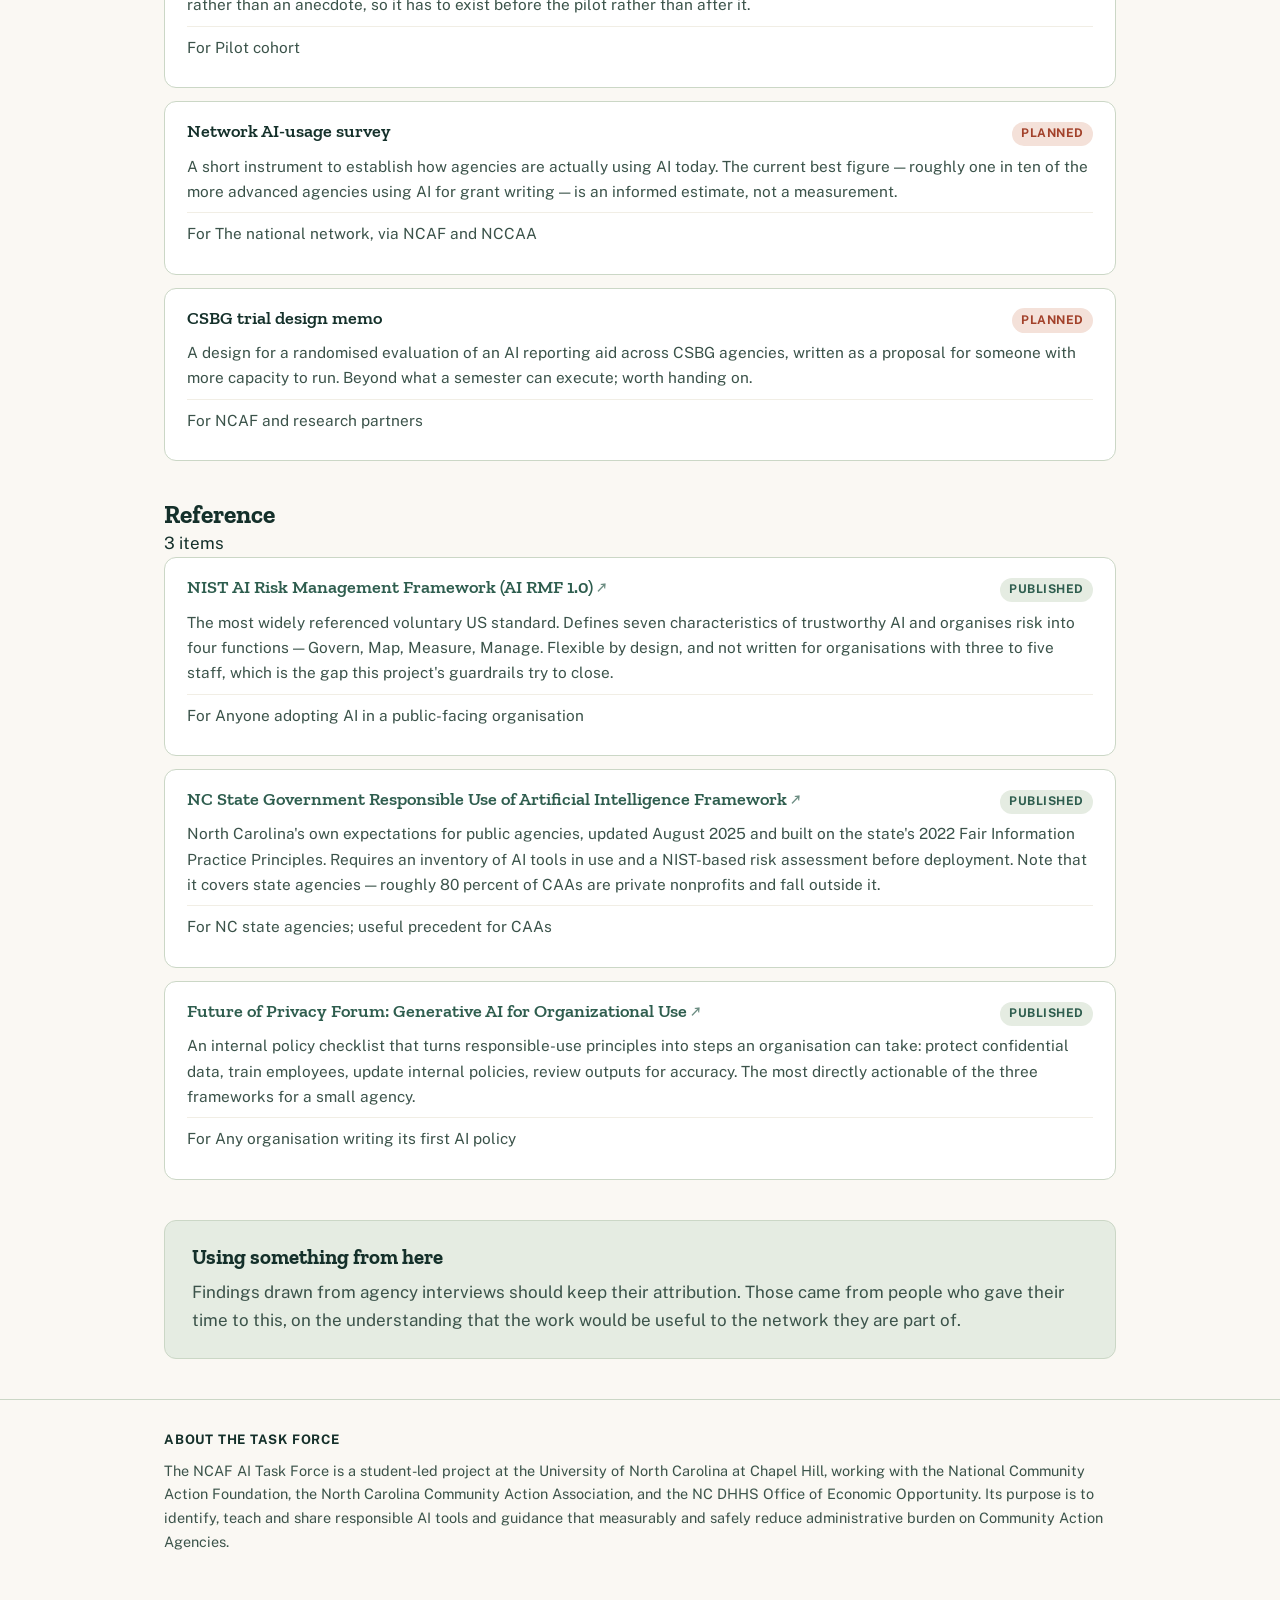
<file: src/library.html>
<!doctype html>
<html lang="en">
<head>
<meta charset="utf-8">
<meta name="viewport" content="width=device-width, initial-scale=1">
<title>Research Library</title>
<meta name="description" content="Policy briefs, research and guidance from the NCAF AI Task Force — what is published, what is in draft, and what is planned.">
<link rel="preconnect" href="https://fonts.googleapis.com">
<link rel="preconnect" href="https://fonts.gstatic.com" crossorigin>
<link rel="stylesheet" href="https://fonts.googleapis.com/css2?family=Public+Sans:ital,wght@0,400;0,600;0,700;1,400&family=Zilla+Slab:wght@500;600;700&display=swap">
<link rel="stylesheet" href="assets/course.css">
</head>
<body>

<div class="sticky-head">
  <div class="topbar" data-topbar></div>
</div>

<header class="hero">
  <div class="wrap-wide">
    <p class="kicker">NCAF AI Task Force &middot; Library</p>
    <h1>What we found</h1>
    <p class="lede">
      The research behind the course. Twenty-three leaders across twelve North Carolina Community
      Action Agencies, a review of the literature on AI in social services, and the CSBG reporting
      and funding data underneath both &mdash; plus the briefs and recommendations coming out of it.
    </p>
    <div class="meta-row">
      <span><strong>23</strong> agency leaders interviewed</span>
      <span><strong>12</strong> of 31 NC agencies</span>
      <span><strong>24</strong> FNPI files reviewed</span>
    </div>
  </div>
</header>

<main class="wrap-wide">

  <div class="callout" style="margin-top:2rem" data-editorial>
    <h2>Most of this is not published yet</h2>
    <p style="margin-bottom:0">
      This is a live index of a project still in progress, not a finished catalogue. Items marked
      <span class="pill">In draft</span> or <span class="pill draft">Planned</span> have no link
      because there is nothing to link to yet. We would rather show you the shape of the work than
      an empty page &mdash; and if something you need is missing from this list, that is worth
      telling us now, while the schedule can still change.
    </p>
  </div>


  <div class="sec-head" style="margin-top:2.5rem">
    <h2>The numbers worth knowing</h2>
    <span class="note">From interviews, federal data and the literature</span>
  </div>

  <div class="stat-row">
    <div><div class="n">~1 FTE</div><div class="l">staff year per agency spent on CSBG reporting &mdash; often their smallest grant</div></div>
    <div><div class="n">92% / 7%</div><div class="l">of nonprofits use AI; report a major gain in capability</div></div>
    <div><div class="n">47%</div><div class="l">have no AI policy at all</div></div>
    <div><div class="n">+40%</div><div class="l">caseworker accuracy in the strongest trial of a staff-facing AI assistant</div></div>
  </div>

  <div class="stat-row">
    <div><div class="n">$19.8M</div><div class="l">total NC CSBG allocation, FY27</div></div>
    <div><div class="n">18&times;</div><div class="l">spread between the largest and smallest agency allocation</div></div>
    <div><div class="n">22 of 31</div><div class="l">NC agencies serve more than one county; 13 serve only rural counties</div></div>
    <div><div class="n">81%</div><div class="l">of NC nonprofits say salary competition limits hiring and retention</div></div>
  </div>

  <div class="sec-head">
    <h2>What agencies told us</h2>
    <span class="note">Nine themes, raised independently across interviews</span>
  </div>

  <div class="finding-grid">
    <article class="fnd">
      <h3>The funding formula is universally seen as broken</h3>
      <p>
        Every agency raised it unprompted. No cost-of-living adjustment, built on poverty counts
        believed to undercount rural and low-income households, and blind to national forest land,
        tribal land and second-home populations. Essentially unchanged since 1981.
      </p>
    </article>
    <article class="fnd">
      <h3>Administrative burden is disproportionate to award size</h3>
      <p>
        Agencies describe CSBG as their smallest grant and their most labour-intensive report.
        Requirements accumulated over time &mdash; organizational standards, smart forms, quarterly
        and monthly cycles &mdash; each reasonable alone, the total out of proportion.
      </p>
    </article>
    <article class="fnd">
      <h3>Outcome tracking after exit is near-nonexistent</h3>
      <p>
        CSBG has no federal exit-tracking requirement, and the state data system has no follow-up
        function. Most agencies learn what happened only if a client volunteers it &mdash; which
        makes them uncompetitive for the supplemental grants they depend on.
      </p>
    </article>
    <article class="fnd">
      <h3>Transportation is a top barrier, and almost nobody has data on it</h3>
      <p>
        Named by nearly every agency. One agency flagged that no transportation dataset exists to
        request at all &mdash; a statewide measurement gap rather than an agency oversight.
      </p>
    </article>
    <article class="fnd">
      <h3>Grant-writing capacity decides who thrives</h3>
      <p>
        Agencies that treat leveraging outside funds as a survival skill outperform those with a
        single point of failure, independent of the need they face. That is a structural equity
        problem, and the network's grant-writing talent has thinned for twenty years.
      </p>
    </article>
    <article class="fnd">
      <h3>Needs assessments miss what residents cannot name</h3>
      <p>
        One agency found its prior assessment had oversampled respondents above the poverty line.
        Another discovered an urgent connectivity crisis that was absent from the previous
        assessment entirely &mdash; because nobody had thought to ask.
      </p>
    </article>
    <article class="fnd">
      <h3>State approval can block better tools</h3>
      <p>
        Community service data-entry systems require state approval. At least one agency identified
        software with AI features that would have improved referral tracking and had to abandon it
        for that reason. Policy, not technology, is the binding constraint.
      </p>
    </article>
    <article class="fnd">
      <h3>Baseline AI literacy is very low</h3>
      <p>
        Across the agencies interviewed, essentially none were conversant in AI. Not resistant
        &mdash; unfamiliar. The question was never willingness; it was that nobody had shown them
        where to start or where to stop.
      </p>
    </article>
    <article class="fnd">
      <h3>One agency shows what is possible</h3>
      <p>
        A single agency in the set runs a dedicated data analyst, custom dashboards, social
        vulnerability index mapping and closed-loop digital referrals. It is the outlier, and it is
        the benchmark for what the rest could reach with support.
      </p>
    </article>
  </div>

  <div class="sec-head">
    <h2>What the evidence says about AI here</h2>
    <span class="note">Six themes from the literature review</span>
  </div>

  <div class="finding-grid two">
    <article class="fnd">
      <h3>The value is administrative, not autonomous</h3>
      <p>
        Across every review examined, the demonstrated benefit of AI in social services is
        administrative and decision-support &mdash; reduced bureaucratic burden, faster document
        review. Evidence for improved decision accuracy is far weaker and mostly anticipated rather
        than shown.
      </p>
    </article>
    <article class="fnd">
      <h3>Governance is the constraint, not tooling</h3>
      <p>
        The binding limit on small organisations is capacity and governance, not access to tools.
        The 92%-using / 7%-benefiting gap is attributed directly to governance failure: no policy,
        ad hoc individual use, no shared workflow.
      </p>
    </article>
    <article class="fnd">
      <h3>Staff-facing beats client-facing on evidence</h3>
      <p>
        The strongest result in the field is a randomised trial of a tool that helped caseworkers
        find the right rule. The most common real-world deployment is a client-facing chatbot. The
        gap in evidentiary rigour between the two is itself a caution.
      </p>
    </article>
    <article class="fnd">
      <h3>Proxies are where harm enters</h3>
      <p>
        The best-documented failure in this field came from a defensible choice of stand-in measures
        for something unmeasurable &mdash; which encoded who gets reported and made better-resourced
        families invisible. That translation is a policy decision, however technical it looks.
      </p>
    </article>
    <article class="fnd">
      <h3>Early adoption does not sustain itself</h3>
      <p>
        In the strongest pilot on record, tool usage declined over time without deliberate
        organisational effort. Any adoption plan that stops at training is a plan for a
        ninety-day result.
      </p>
    </article>
    <article class="fnd">
      <h3>Nobody has studied this network</h3>
      <p>
        No source examines AI adoption within the CSBG network specifically. Every piece of evidence
        is borrowed from an adjacent setting. That gap is this project's opportunity as much as its
        limitation.
      </p>
    </article>
  </div>

  <div class="sec-head">
    <h2>Documents</h2>
    <span class="note">Briefs, recommendations and instruments</span>
  </div>

  <div class="lib-filters" id="libFilters"></div>
  <div id="libList"></div>

  <div class="callout">
    <h2>Using something from here</h2>
    <p style="margin-bottom:0">
      Findings drawn from agency interviews should keep their attribution. Those came from people
      who gave their time to this, on the understanding that the work would be useful to the network
      they are part of.
    </p>
  </div>

</main>

<footer class="attrib">
  <div class="wrap-wide">
    <h4>About the Task Force</h4>
    <p>
      The NCAF AI Task Force is a student-led project at the University of North Carolina at Chapel
      Hill, working with the National Community Action Foundation, the North Carolina Community
      Action Association, and the NC DHHS Office of Economic Opportunity. Its purpose is to identify,
      teach and share responsible AI tools and guidance that measurably and safely reduce
      administrative burden on Community Action Agencies.
    </p>
  </div>
</footer>

<script src="assets/config.js"></script>
<script src="assets/mode.js"></script>
<script src="assets/draft-banner.js"></script>
<script src="assets/course.js"></script>
<script src="assets/feedback.js" defer></script>
<script>
/* ===========================================================================
   The library index.

   TO ADD AN ITEM: add an object below. That is the whole job — the filters,
   counts and grouping all derive from this array.

     status : "published" | "review" | "draft" | "planned"
     href   : omit entirely until there is something real to link to
     for    : who it is written for, shown as the audience line
   =========================================================================== */

var LIBRARY = [
  {
    group: "Guidance for agencies",
    title: "AI Literacy for Community Action",
    status: "review",
    href: "index.html",
    desc: "The six-module course. Self-paced, written for agencies with three to five staff and no IT department.",
    for: "CAA directors and senior staff"
  },
  {
    group: "Guidance for agencies",
    title: "Agency Toolkit",
    status: "review",
    href: "tools.html",
    desc: "Working tools that pair with the modules — redaction check, prompt builder, AI-tell scanner, pre-submission checklist, reporting assist map.",
    for: "CAA staff"
  },
  {
    group: "Guidance for agencies",
    title: "Tool tiering and vendor-vetting rubric",
    status: "planned",
    desc: "The answer to the question every agency asks after the course: which one do we buy? A one-page rubric on account types, plus the five questions to put to any vendor. Deliberately names criteria, not products.",
    for: "CAA directors"
  },
  {
    group: "Guidance for agencies",
    title: "AI adoption checklist, derived from the NIST AI Risk Management Framework",
    status: "draft",
    desc: "Govern / Map / Measure / Manage compressed to what a five-person agency can actually do. Five questions to answer before adopting any tool. Shared with the policy team's governance work so the two cannot drift apart.",
    for: "CAA directors and boards"
  },
  {
    group: "Guidance for agencies",
    title: "Reference architecture for a 3–5 person agency",
    status: "planned",
    desc: "What a small CAA actually needs to use AI safely, written for an organisation with no IT staff: one organisational account rather than personal logins, role-based access, encrypted storage, a written retention policy, and a clear boundary with the case-management system.",
    for: "CAA directors and fiscal staff"
  },

  {
    group: "Policy recommendations",
    title: "Artificial Intelligence for Community Action Agencies",
    status: "draft",
    href: "governance.html",
    desc: "The Task Force's agency-level policy brief. Sets a minimum responsible-AI governance standard for CAAs by screening the NIST AI RMF, the NC state AI framework and the Future of Privacy Forum checklist against one test \u2014 could an agency with three to five CSBG staff and no IT capacity actually do this? Produces seven agency guardrails and five state-level supports. Built on semi-structured interviews with twenty-three leaders across twelve North Carolina agencies. Still a draft with open citations.",
    for: "NCAF, NCCAA, member agencies"
  },
  {
    group: "Policy recommendations",
    title: "Seven governance guardrails",
    status: "review",
    href: "governance.html",
    desc: "The agency-facing version of the brief's recommendations, with the tool or module that implements each one. Inventory your tools, name who signs off, keep policy current, cover AI in the handbook, train staff, restrict data by settings not instruction, and log what goes wrong.",
    for: "CAA directors and boards"
  },
  {
    group: "Policy recommendations",
    title: "State-level supports for OEO",
    status: "planned",
    desc: "Five asks that would let agencies adopt guardrails without building them from scratch: collect the AI inventory as a short annual CARDS field set, publish one pre-filled NIST-based risk template scoped to common CAA uses, adopt an \u201caggregate, never infer\u201d rule at the CARDS level, require annual reporting of each agency's accountable staff member, and roll up incidents at pattern level to catch systemic tool errors.",
    for: "NC DHHS Office of Economic Opportunity"
  },
  {
    group: "Policy recommendations",
    title: "Referral follow-up and NCCARE360 capacity",
    status: "draft",
    desc: "CSBG has no federal exit-tracking requirement and CARDS has no follow-up function, yet National Performance Indicators require verified outcomes \u2014 so most agencies count a referral as an output rather than a result. Evidence suggests resolution rates track receiving-end capacity, which means pushing platform adoption without funding follow-up may just reproduce low resolution rates.",
    for: "NCAF, OEO, NCCARE360"
  },
  {
    group: "Policy recommendations",
    title: "Federal: defining acceptable AI-assisted reporting methods",
    status: "planned",
    desc: "Input timed to the CSBG data-reporting bill expected in early 2027 — defining what counts as acceptable AI-assisted reporting, avoiding standardisation that assumes manual-only capacity, and building in flexibility for agencies at different levels of technical adoption.",
    for: "NCAF, congressional staff"
  },
  {
    group: "Policy recommendations",
    title: "CARDS findings memo",
    status: "planned",
    desc: "What agencies report about the state-mandated data system: a two-user cap that forces credential sharing, referral tracking that stops at the edge of the CAA network, and a state approval requirement that has already blocked at least one agency from adopting AI-featured referral software.",
    for: "NC DHHS Office of Economic Opportunity"
  },
  {
    group: "Policy recommendations",
    title: "An approval pathway for AI-featured software",
    status: "planned",
    desc: "The constructive counterpart to the CARDS memo. Complaining about the block is a finding; proposing the pathway is a recommendation.",
    for: "NC DHHS Office of Economic Opportunity"
  },

  {
    group: "Research",
    title: "Literature Review: the CSBG system and AI integration",
    status: "draft",
    desc: "Six themes across CSBG structure, AI in social services, documented CSBG gaps, data governance, adoption logistics at small organisations, and what AI has actually been deployed to do — as opposed to what it is marketed to do. The clearest finding is that nothing in the literature examines AI adoption in the CSBG network specifically.",
    for: "Anyone working on this"
  },
  {
    group: "Research",
    title: "Technical scoping register",
    status: "draft",
    desc: "Every technical deliverable available to this project, with the evidence behind it, the client data it would touch, and a plain call on whether to build it — including five things recommended against, with reasons.",
    for: "Task Force, OEO, NCAF"
  },
  {
    group: "Research",
    title: "FNPI export defect report",
    status: "planned",
    desc: "Two confirmed defects in the August 2026 batch of Module 4A exports, plus three agency-level anomalies worth confirming. Small, verifiable, and immediately useful — which is why it is first in the queue.",
    for: "NC DHHS Office of Economic Opportunity"
  },
  {
    group: "Research",
    title: "County-level equity scorecard and funding model",
    status: "planned",
    desc: "A cost-of-living-adjusted view of how CSBG money is allocated against where need actually sits, built from interviews, Census data and agency reporting.",
    for: "OEO, NC General Assembly, county commissioners"
  },

  {
    group: "Evaluation",
    title: "Pre and post confidence survey",
    status: "planned",
    desc: "Six matched items administered before and after the pilot. This is the instrument that turns the January pilot into a result rather than an anecdote, so it has to exist before the pilot rather than after it.",
    for: "Pilot cohort"
  },
  {
    group: "Evaluation",
    title: "Network AI-usage survey",
    status: "planned",
    desc: "A short instrument to establish how agencies are actually using AI today. The current best figure — roughly one in ten of the more advanced agencies using AI for grant writing — is an informed estimate, not a measurement.",
    for: "The national network, via NCAF and NCCAA"
  },
  {
    group: "Reference",
    title: "NIST AI Risk Management Framework (AI RMF 1.0)",
    status: "published",
    href: "https://www.nist.gov/itl/ai-risk-management-framework",
    desc: "The most widely referenced voluntary US standard. Defines seven characteristics of trustworthy AI and organises risk into four functions \u2014 Govern, Map, Measure, Manage. Flexible by design, and not written for organisations with three to five staff, which is the gap this project's guardrails try to close.",
    for: "Anyone adopting AI in a public-facing organisation"
  },
  {
    group: "Reference",
    title: "NC State Government Responsible Use of Artificial Intelligence Framework",
    status: "published",
    href: "https://it.nc.gov/resources/artificial-intelligence",
    desc: "North Carolina's own expectations for public agencies, updated August 2025 and built on the state's 2022 Fair Information Practice Principles. Requires an inventory of AI tools in use and a NIST-based risk assessment before deployment. Note that it covers state agencies \u2014 roughly 80 percent of CAAs are private nonprofits and fall outside it.",
    for: "NC state agencies; useful precedent for CAAs"
  },
  {
    group: "Reference",
    title: "Future of Privacy Forum: Generative AI for Organizational Use",
    status: "published",
    href: "https://fpf.org/wp-content/uploads/2023/07/Generative-AI-Checklist.pdf",
    desc: "An internal policy checklist that turns responsible-use principles into steps an organisation can take: protect confidential data, train employees, update internal policies, review outputs for accuracy. The most directly actionable of the three frameworks for a small agency.",
    for: "Any organisation writing its first AI policy"
  },
  {
    group: "Evaluation",
    title: "CSBG trial design memo",
    status: "planned",
    desc: "A design for a randomised evaluation of an AI reporting aid across CSBG agencies, written as a proposal for someone with more capacity to run. Beyond what a semester can execute; worth handing on.",
    for: "NCAF and research partners"
  }
];

document.addEventListener("DOMContentLoaded", function () {
  var LABEL = {
    published: ["Published", "ready"],
    review:    ["In review", ""],
    draft:     ["In draft", ""],
    planned:   ["Planned", "draft"]
  };
  var ORDER = ["Guidance for agencies", "Policy recommendations", "Research", "Evaluation", "Reference"];
  var active = "all";

  function render() {
    var shown = LIBRARY.filter(function (it) { return active === "all" || it.group === active; });
    var html = "";
    ORDER.forEach(function (g) {
      var items = shown.filter(function (it) { return it.group === g; });
      if (!items.length) return;
      html += '<div class="sec-head" style="margin-top:2.4rem"><h2>' + g + "</h2>" +
              '<span class="note">' + items.length + " item" + (items.length > 1 ? "s" : "") + "</span></div>";
      html += '<div class="lib-list">' + items.map(function (it) {
        var s = LABEL[it.status] || ["", ""];
        var ext = /^https?:/.test(it.href || "");
        var titleHtml = it.href
          ? '<a href="' + it.href + '"' + (ext ? ' target="_blank" rel="noopener"' : "") + ">" +
            it.title + (ext ? ' <span class="ext">&#8599;</span>' : "") + "</a>"
          : it.title;
        return '<article class="lib-item">' +
          '<div class="lib-head"><h3>' + titleHtml + "</h3>" +
          '<span class="pill ' + s[1] + '">' + s[0] + "</span></div>" +
          "<p>" + it.desc + "</p>" +
          '<p class="lib-for">For ' + it.for + "</p>" +
          "</article>";
      }).join("") + "</div>";
    });
    document.getElementById("libList").innerHTML = html;
  }

  var groups = ["all"].concat(ORDER);
  document.getElementById("libFilters").innerHTML = groups.map(function (g) {
    return '<button type="button" class="chip-btn' + (g === "all" ? " on" : "") + '" data-g="' + g + '">' +
      (g === "all" ? "Everything" : g) + "</button>";
  }).join("");

  Array.prototype.forEach.call(document.querySelectorAll("#libFilters .chip-btn"), function (b) {
    b.addEventListener("click", function () {
      active = b.getAttribute("data-g");
      Array.prototype.forEach.call(document.querySelectorAll("#libFilters .chip-btn"), function (x) {
        x.classList.toggle("on", x === b);
      });
      render();
    });
  });

  render();
});
</script>
</body>
</html>
</file>
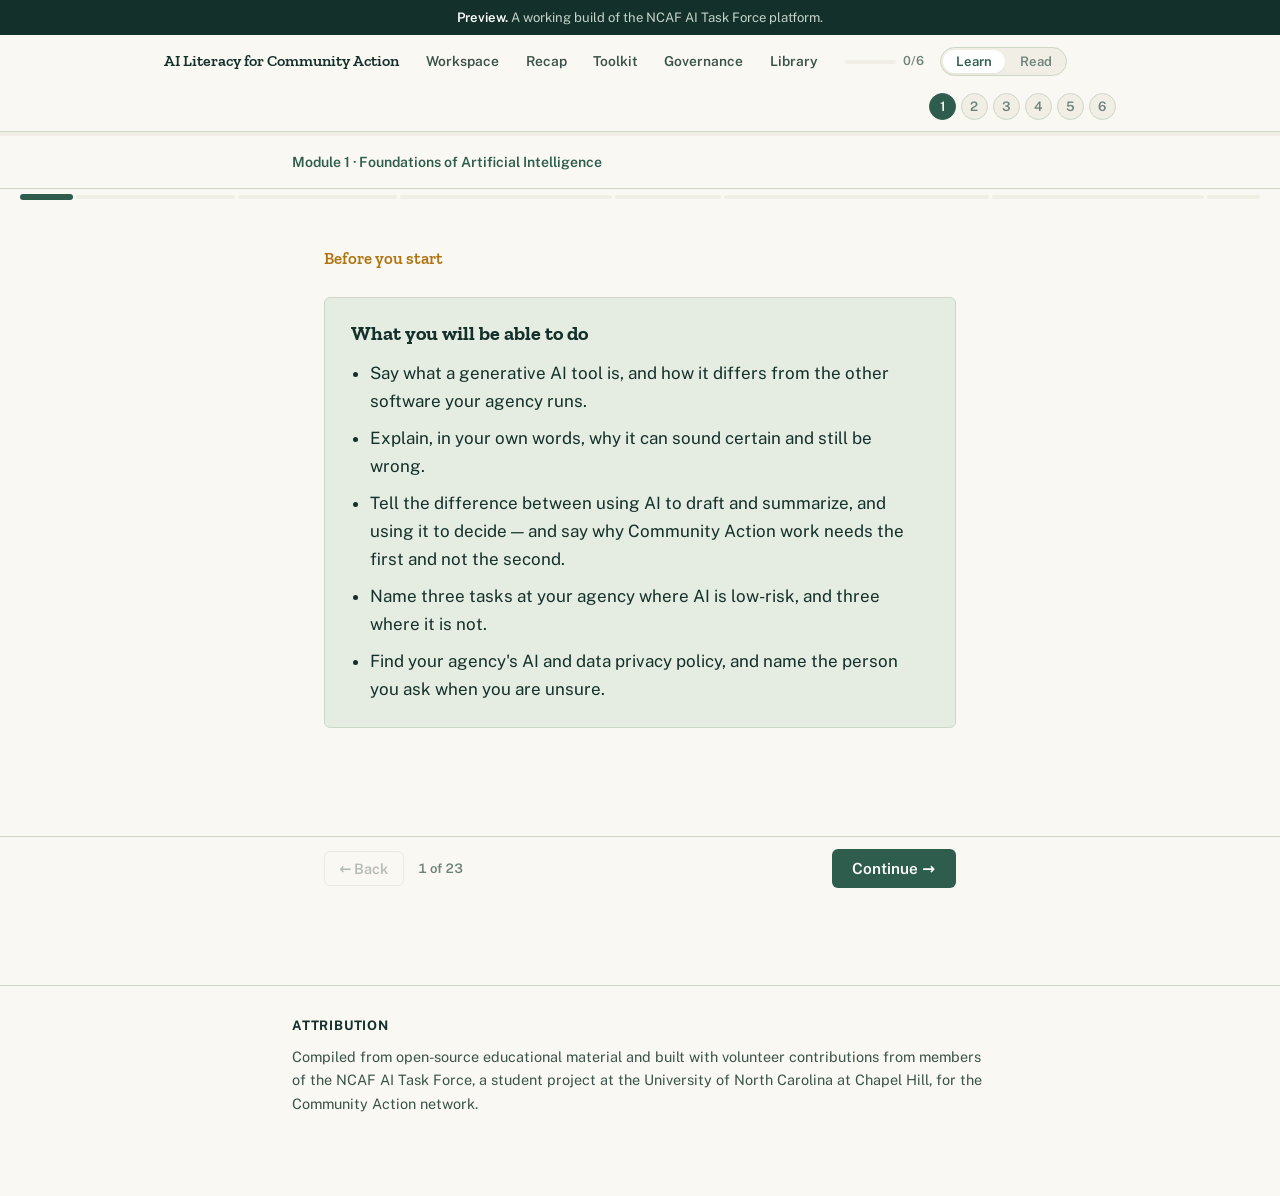
<file: src/module-1-foundations.html>
<!doctype html>
<html lang="en">
<head>
<meta charset="utf-8">
<meta name="viewport" content="width=device-width, initial-scale=1">
<title>Module 1 &middot; Foundations</title>
<meta name="description" content="What a generative AI tool is actually doing, why it can be confidently wrong, and where it belongs in Community Action work.">
<link rel="preconnect" href="https://fonts.googleapis.com">
<link rel="preconnect" href="https://fonts.gstatic.com" crossorigin>
<link rel="stylesheet" href="https://fonts.googleapis.com/css2?family=Public+Sans:ital,wght@0,400;0,600;0,700;1,400&family=Zilla+Slab:wght@500;600;700&display=swap">
<link rel="stylesheet" href="assets/course.css">
</head>
<body>

<div class="sticky-head">
  <div class="topbar" data-topbar></div>
  <div class="progress-track" aria-hidden="true"><div class="progress-fill"></div></div>
</div>

<header class="hero">
  <div class="wrap">
    <p class="kicker">Module 1 &middot; Foundations of Artificial Intelligence</p>
    <h1>It predicts. It does not know.</h1>
    <p class="lede">
      Before you can use an AI tool well, you need an accurate picture of what it is doing when it
      answers you. That picture explains everything else &mdash; why it is fast, why it is useful,
      and why it is sometimes confidently wrong.
    </p>
    <div class="meta-row">
      <span><strong>Module 1</strong> of six</span>
      <span>About <strong>35 minutes</strong></span>
      <span>Self-paced. <strong>Progress saved</strong> on this device.</span>
    </div>
  </div>
</header>

<main class="wrap">

  <div class="objectives">
    <h2>What you will be able to do</h2>
    <ul>
      <li>Say what a generative AI tool is, and how it differs from the other software your agency runs.</li>
      <li>Explain, in your own words, why it can sound certain and still be wrong.</li>
      <li>Tell the difference between using AI to draft and summarize, and using it to decide &mdash; and say why Community Action work needs the first and not the second.</li>
      <li>Name three tasks at your agency where AI is low-risk, and three where it is not.</li>
      <li>Find your agency's AI and data privacy policy, and name the person you ask when you are unsure.</li>
    </ul>
  </div>

  <section class="lesson" id="s1">
    <span class="section-num">Part 1</span>
    <h2>What you are actually looking at</h2>
    <p>
      A generative AI tool &mdash; ChatGPT, Claude, Copilot, Gemini &mdash; was built by reading an
      enormous amount of written text and learning which words tend to follow which other words.
      When you type a question, it does not go find an answer. It produces text, one piece at a
      time, that is statistically likely to follow what you wrote.
    </p>

    <div class="model-card">
      <p>That is the whole mechanism.</p>
      <p>
        It is a very good guess about what a well-informed answer to your question would look like.
        Most of the time a very good guess is correct, because it read a great deal of correct
        writing. But &ldquo;looks like a correct answer&rdquo; and &ldquo;is a correct answer&rdquo;
        are two different things, and the tool cannot tell them apart.
      </p>
    </div>

    <p>
      This is genuinely different from the other software you use.
      <span data-slot="derived.systemName">CARDS, Cap60</span>, SmartForms and a
      spreadsheet all do the same thing every time because someone wrote a rule. An AI tool produces
      something new each time, and nobody wrote a rule for your specific question.
    </p>

    <div class="isnot">
      <div class="col yes">
        <h4>What it is</h4>
        <ul>
          <li>A writing and reading assistant</li>
          <li>Fast at summarizing, drafting, reformatting and sorting</li>
          <li>Good at turning dense policy into plain language</li>
          <li>Tireless, and willing to try again</li>
        </ul>
      </div>
      <div class="col no">
        <h4>What it is not</h4>
        <ul>
          <li>A search engine &mdash; it is not looking anything up</li>
          <li>A database &mdash; it stores no records</li>
          <li>Connected to your systems &mdash; it cannot see
              <span data-slot="derived.systemName">CARDS, Cap60</span>, your general ledger or your case files</li>
          <li>Current &mdash; it may not know a rule that changed last month</li>
        </ul>
      </div>
    </div>

    <p>
      That last column matters more than it first appears. The tool knows nothing about your agency
      unless a person types it in or pastes it in. That is why it needs a thorough briefing to be
      useful &mdash; the subject of Module&nbsp;2. It is also the reason client privacy is a real
      risk: the only way your client data reaches an outside company's servers is if one of your
      staff puts it there.
    </p>

    <div class="done-row"><button class="done-btn" data-done="s1">Mark this part done</button></div>
  </section>

  <section class="lesson" id="s2">
    <span class="section-num">Part 2</span>
    <h2>Why it sounds sure and is sometimes wrong</h2>
    <p>
      When an AI tool states something false, the industry calls it a <strong>hallucination</strong>.
      The word makes it sound like a rare glitch. It is not a glitch. It is the same process that
      produces correct answers, running on a question where the likely-sounding text happens not to
      be true.
    </p>
    <p>
      Here is the part that catches people. The tool has no separate place where it checks whether
      it is right. Producing a fact and producing a plausible-sounding fabrication feel identical
      from the inside, because they <em>are</em> the same operation. So it delivers both in the same
      confident, well-organized, professional voice.
    </p>

    <div class="compare">
      <div class="ex weak">
        <span class="tag">What it gives you</span>
        <span class="quote">
          &ldquo;According to the most recent American Community Survey, the poverty rate in your
          county is 18.4 percent, with 22.1 percent of children under 18 living below the federal
          poverty line.&rdquo;
        </span>
      </div>
      <div class="ex strong">
        <span class="tag">What is true about it</span>
        <span class="quote">
          The format is right. The survey it names is real. The numbers are plausible. And they may
          be invented, because nothing in the tool went and looked them up.
        </span>
      </div>
    </div>

    <p>
      Nothing in how that paragraph reads tells you which it is. You cannot catch a hallucination by
      noticing that it sounds uncertain, because it never does. You catch it by checking the claim
      against a real source.
    </p>

    <div class="risk">
      <h3 data-card>The rule this gives you</h3>
      <p style="margin-bottom:.6rem;"><strong>Anything you would put your agency's name behind, you verify.</strong></p>
      <ul class="plain">
        <li><strong>Numbers.</strong> Poverty rates, census figures, funding amounts, percentages. Check them against Census, SAIPE, your own FNPI file, or your own ledger.</li>
        <li><strong>Citations.</strong> It can produce a real-sounding report title, author and year that do not exist. If you cannot open it, do not cite it.</li>
        <li><strong>Program rules.</strong> Eligibility thresholds, income guidelines, allowable costs, deadlines. Check the regulation or the notice.</li>
        <li><strong>Anything about your own agency.</strong> It does not know your service area, your allocation, or how many households you served last quarter.</li>
      </ul>
    </div>

    <p>
      The practical version of this rule is simple: use AI where you can check the work. If you
      cannot tell whether an answer is right, you are not ready to use AI for that task yet. That is
      not a permanent limit &mdash; it is a signal about what to learn next.
    </p>

    <div class="done-row"><button class="done-btn" data-done="s2">Mark this part done</button></div>
  </section>

  <section class="lesson" id="s3">
    <span class="section-num">Part 3</span>
    <h2>Assistant, not decider</h2>
    <p>
      This is the one distinction that governs everything in the rest of this course, and it is
      worth being precise about, because the two uses sound similar and are not.
    </p>

    <div class="compare">
      <div class="ex strong">
        <span class="tag">Assistant</span>
        <span class="quote">
          It drafts, summarizes, reorganizes, translates, and checks. A person reads the output,
          fixes it, and signs their name to it. The person remains responsible.
        </span>
      </div>
      <div class="ex weak">
        <span class="tag">Decider</span>
        <span class="quote">
          It scores, ranks, flags or recommends who gets served, who is at risk, who is eligible. A
          person may glance at the result, but the system shaped the outcome.
        </span>
      </div>
    </div>

    <p>The evidence on these two uses is not equally strong, and the gap is large enough to plan around.</p>

    <div class="evidence">
      <div class="row">
        <div class="who">The case for assistive use</div>
        <div class="what">
          Nava Public Benefit Corporation, with Georgetown and Cornell, ran a randomized trial and a
          14-week field pilot of an AI assistant that helped caseworkers navigate Medicaid and SNAP
          policy manuals. Caseworker accuracy improved by an average of 40 percent, with the largest
          gains on the hardest cases &mdash; exactly where a new or overloaded caseworker is most
          likely to err. The tool helped people find the rule. It never made the decision.
        </div>
      </div>
      <div class="row caution">
        <div class="who">The case for caution</div>
        <div class="what">
          Allegheny County, Pennsylvania built a screening tool to help flag child-maltreatment risk.
          Because maltreatment is not directly measurable, the designers used the closest available
          stand-ins: re-referral and foster-care placement. It was a defensible choice, and it
          quietly built in who tends to get reported to authorities in the first place &mdash; and
          made families wealthy enough to use private services nearly invisible to the system. The
          tool was not malicious. It inherited the blind spots of the data it could see.
        </div>
      </div>
      <div class="row caution">
        <div class="who">And when there is a person in the loop</div>
        <div class="what">
          &ldquo;A human reviews it&rdquo; is a real safeguard only when the reviewer can genuinely
          overrule the tool. Researchers document <strong>automation bias</strong>: people defer to a
          system's recommendation even when they have every right not to. A signature at the bottom
          of a screen is not oversight.
        </div>
      </div>
    </div>

    <div class="horizon">
      <h3 data-card>Why Community Action work sits on the assistive side</h3>
      <p>
        Your clients cannot take their business elsewhere. When a private company's algorithm gets
        something wrong, a customer switches products. When an agency's process gets something wrong,
        a household loses assistance it was entitled to, and often has no other place to go.
      </p>
      <p style="margin-bottom:0;">
        That asymmetry is the reason this course keeps AI pointed at paperwork rather than at people.
        The administrative burden is real &mdash; CSBG reporting consumes close to a
        full-time-equivalent staff year at agencies where it is the smallest grant they administer.
        That is a serious problem, and it is the right one to aim at.
      </p>
    </div>

    <div class="done-row"><button class="done-btn" data-done="s3">Mark this part done</button></div>
  </section>

  <section class="lesson" id="s4">
    <span class="section-num">Part 4</span>
    <h2>Sort your own week</h2>
    <p>
      Ten things a Community Action Agency actually does. For each one, decide whether you would go
      ahead, check first, or not do it at all. Pick an answer to see how it sorts and why.
    </p>

    <div class="sorter">
      <div class="legend">
        <span><i class="swatch go"></i> <strong>Go ahead</strong> &mdash; your own aggregate data or your own words</span>
        <span><i class="swatch ask"></i> <strong>Check first</strong> &mdash; fine in principle, but verify something</span>
        <span><i class="swatch never"></i> <strong>Not this</strong> &mdash; client data, or a decision about a person</span>
      </div>
      <div id="taskList"></div>
      <div class="score" id="sortScore" hidden></div>
    </div>

    <p class="source-note">
      A pattern worth noticing: every &ldquo;not this&rdquo; item involves either a named person or a
      decision about a named person. Every &ldquo;go ahead&rdquo; item involves numbers you already
      aggregated or words your agency already wrote. That is the whole boundary, and Module&nbsp;3
      draws it precisely.
    </p>

    <div class="done-row"><button class="done-btn" data-done="s4">Mark this part done</button></div>
  </section>

  <section class="lesson" id="s5">
    <span class="section-num">Part 5</span>
    <h2>Where the rules live at your agency</h2>
    <p>
      A 2026 benchmark study of 346 nonprofits found that 92 percent were already using AI in some
      form, but only 7 percent reported any major gain in what their organization could do. The study
      attributed the gap to governance, not technology: 47 percent had no AI policy at all, and 81
      percent used AI ad hoc, one person at a time, with no shared practice.
    </p>
    <p>
      Which means the most likely situation at your agency is that several people are already using
      these tools and nobody has agreed on the rules. Finding out is a ten-minute task.
    </p>

    <div class="checklist">
      <h3 data-card>Before you finish this module</h3>
      <label><input type="checkbox"> <span>Find out whether your agency has a written AI use policy, and where it lives.</span></label>
      <label><input type="checkbox"> <span>Find your data privacy or confidentiality policy. It almost certainly exists, and it almost certainly already covers client information going to outside parties.</span></label>
      <label><input type="checkbox"> <span>Find out whether your agency pays for an AI account or whether staff are using unpaid personal ones. A paid organizational account can be set not to train on what you type. An unpaid personal one usually is not.</span></label>
      <label><input type="checkbox"> <span>Write down the name of the one person you will ask before trying something new with AI &mdash; your executive director, fiscal officer, or whoever holds data responsibility.</span></label>
      <label><input type="checkbox"> <span>If the answer to any of these is &ldquo;we don't have that,&rdquo; say so to your director. That is a finding, not a failure.</span></label>
    </div>

    <div data-if="system:CARDS" data-card>
      <div class="model-card">
        <p>This one applies directly to you</p>
        <p style="margin-bottom:0">
          You told us <span data-slot="org.name">your agency</span> works in CARDS. Worth being
          precise, then: an AI tool in a browser tab has no connection to CARDS whatsoever. Anything
          that moves between them moves because a person copied it. That is a limitation, and
          &mdash; as Module 3 covers &mdash; it is also the protection.
        </p>
      </div>
    </div>

    <p data-card>
      There is one more constraint specific to this network. In North Carolina, community service
      data-entry systems must be approved by the Office of Economic Opportunity. At least one agency
      &mdash; Mountain Projects &mdash; found new software with AI features that would have improved
      their referral tracking, and could not adopt it for that reason. So if the tool you are
      considering touches your case-management system rather than sitting alongside it, the question
      is not only &ldquo;is this safe&rdquo; but &ldquo;is this permitted.&rdquo; Ask before you buy.
    </p>

    <div class="tool-point" data-card>
      <p class="tp-label">Where this goes next</p>
      <p>
        The <a href="tools.html">Toolkit</a> turns the habits in this course into things you can run
        on your own work &mdash; starting with a check that finds client information in anything
        before you paste it somewhere.
      </p>
    </div>
    <div class="done-row"><button class="done-btn" data-done="s5">Mark this part done</button></div>
  </section>

  <section class="lesson" id="s6">
    <span class="section-num">Part 6</span>
    <h2>Quick self-check</h2>
    <p>Three questions. Pick an answer to see whether it holds up.</p>

    <div class="quiz-q" data-answer="c">
      <p class="q">1. An AI tool gives you a confident, well-written answer about a CSBG income eligibility threshold. What is the most accurate thing to say about it?</p>
      <button class="option" data-opt="a">It is reliable, because eligibility rules are public information</button>
      <button class="option" data-opt="b">It is unreliable, because AI tools are usually wrong</button>
      <button class="option" data-opt="c">It may be right or wrong, and the answer itself gives you no way to tell</button>
      <p class="feedback">Most of the time it will be close to right. The problem is that a correct answer and a fabricated one arrive looking exactly the same, so confidence carries no information. Check it against the regulation.</p>
    </div>

    <div class="quiz-q" data-answer="b">
      <p class="q">2. Which of these best describes what an AI tool is doing when it answers you?</p>
      <button class="option" data-opt="a">Searching a database of verified facts and returning the closest match</button>
      <button class="option" data-opt="b">Producing text that is statistically likely to follow what you wrote</button>
      <button class="option" data-opt="c">Applying rules a programmer wrote for questions like yours</button>
      <button class="option" data-opt="d">Looking up your agency's records and summarizing them</button>
      <p class="feedback">It predicts likely text. There is no lookup step, no rulebook for your specific question, and no connection to your records &mdash; which is exactly why it needs a full briefing from you, and why it can invent a citation.</p>
    </div>

    <div class="quiz-q" data-answer="a">
      <p class="q">3. Your agency wants to use AI to help decide which households on the waitlist get served first. What is the strongest objection?</p>
      <button class="option" data-opt="a">This makes the tool a decider about people, which is where the evidence is weakest and the harm is worst</button>
      <button class="option" data-opt="b">The waitlist is too short for AI to be worth it</button>
      <button class="option" data-opt="c">It would take longer than doing it by hand</button>
      <p class="feedback">The research shows real gains when AI helps staff find information, and documented harm when it shapes decisions about people &mdash; because it inherits whatever bias is in the data it can see, and the people affected have no other agency to go to.</p>
    </div>

    <div class="done-row"><button class="done-btn" data-done="s6">Mark this part done</button></div>
  </section>

  <div class="takeaways">
    <h2>The five things that stick</h2>
    <ol>
      <li><strong>It predicts likely text.</strong> It is not searching, not looking anything up, and not consulting a rulebook written for your question.</li>
      <li><strong>It cannot tell when it is wrong.</strong> A correct answer and an invented one are produced the same way and arrive in the same confident voice. Verify every number, citation and rule you put your agency's name behind.</li>
      <li><strong>It never sees your systems.</strong> Nothing reaches it unless a person puts it there &mdash; which is both why it needs a thorough briefing and why client privacy is a live risk.</li>
      <li><strong>Assistant, not decider.</strong> It drafts, summarizes and checks. A person decides and signs. The strongest evidence is for helping staff find information; the clearest harm is from systems that shape decisions about people.</li>
      <li><strong>Ask before you paste.</strong> Know today whether your agency has an AI policy, whether your account trains on what you type, and who you go to when you are not sure.</li>
    </ol>
  </div>

  <div class="next" data-next-module></div>

</main>

<footer class="attrib">
  <div class="wrap">
    <h4>Attribution</h4>
    <p>
      Compiled from open-source educational material and built with volunteer contributions from
      members of the NCAF AI Task Force, a student project at the University of North Carolina at
      Chapel Hill, for the Community Action network.
    </p>
    <p data-editorial>
      Research cited in this module: the caseworker assistive-chatbot randomized trial by Nava Public
      Benefit Corporation with Georgetown and Cornell Universities; Levy, Chasalow and Riley on
      algorithmic decision-making in the public sector, including the Allegheny County Family
      Screening Tool; Virginia Eubanks, <em>Automating Inequality</em>; and the 2026 Nonprofit AI
      Adoption Report benchmark study of 346 organizations.
    </p>
  </div>
</footer>

<script src="assets/config.js"></script>
<script src="assets/mode.js"></script>
<script src="assets/draft-banner.js"></script>
<script src="assets/profile.js"></script>
<script>
window.SORT_TASKS = [
  { answer: "go",
    stem: "Summarize your agency's 40-page Community Needs Assessment into a one-page briefing for your board.",
    why: "Your own document, already going to your board, no client names. This is drafting and summarizing — exactly what the tool is good at. You still read it before it goes out." },
  { answer: "never",
    stem: "Paste a client's case notes so it can draft a warm follow-up letter to them.",
    why: "Case notes are the most sensitive record your agency holds. Once pasted into an outside tool, you cannot take it back. Draft the letter from a de-identified description of the situation instead — Module 3 shows how." },
  { answer: "go",
    stem: "Sort your general ledger export into the nine CSBG service domains for Module 2A, and flag any line that doesn't fit cleanly.",
    why: "Aggregate financial data, no personal information, and a tedious sorting job with a clear right answer you can spot-check. One of the strongest reporting use cases in the whole system." },
  { answer: "ask",
    stem: "Ask it for your county's current poverty rate to put in a grant application.",
    why: "Not a privacy problem — a truth problem. It will give you a specific, plausible figure that may be invented. Use it to know where to look, then take the actual number from Census or SAIPE." },
  { answer: "go",
    stem: "Rewrite a dense eligibility paragraph at a 6th-grade reading level for a client handout.",
    why: "Your own text, no client data, and plain-language rewriting is one of the things these tools do best. Have someone confirm the rewrite didn't change what the rule actually says." },
  { answer: "never",
    stem: "Have it rank which households on your waitlist should be served first.",
    why: "This is the decider role. It requires client data, it makes a consequential decision about specific people, and the evidence for AI doing this well is thin while the documented harms are real." },
  { answer: "never",
    stem: "Upload your Module 4C file so it can find duplicate clients across programs.",
    why: "Unduplicated counts work by matching names, dates of birth and addresses. There is no version of this that avoids personal information. Keep it inside your existing case-management system." },
  { answer: "go",
    stem: "Draft answers to a new funder's questions using narrative from your own past applications.",
    why: "Your own words, adapted to a new format. No client data, not client-facing, and it targets a real capacity gap. Module 5 covers this in full — including how to keep it from reading as machine-written." },
  { answer: "ask",
    stem: "Turn on a new AI feature inside your case-management system to improve referral tracking.",
    why: "The idea is sound, but in North Carolina community service data-entry systems need OEO approval. At least one agency had to abandon exactly this. Ask about permission before you evaluate the product." },
  { answer: "ask",
    stem: "Use an unpaid AI tool you found online to clean up a spreadsheet of aggregate service counts.",
    why: "The data is fine — it's aggregate. The tool is the question. Unpaid consumer tools often train on what you type and may have no agreement with your agency at all. Check what account you're supposed to be using." }
];
</script>
<script src="assets/interactions.js"></script>
<script src="assets/course.js"></script>
<script src="assets/learn.js"></script>
<script src="assets/feedback.js" defer></script>
</body>
</html>
</file>
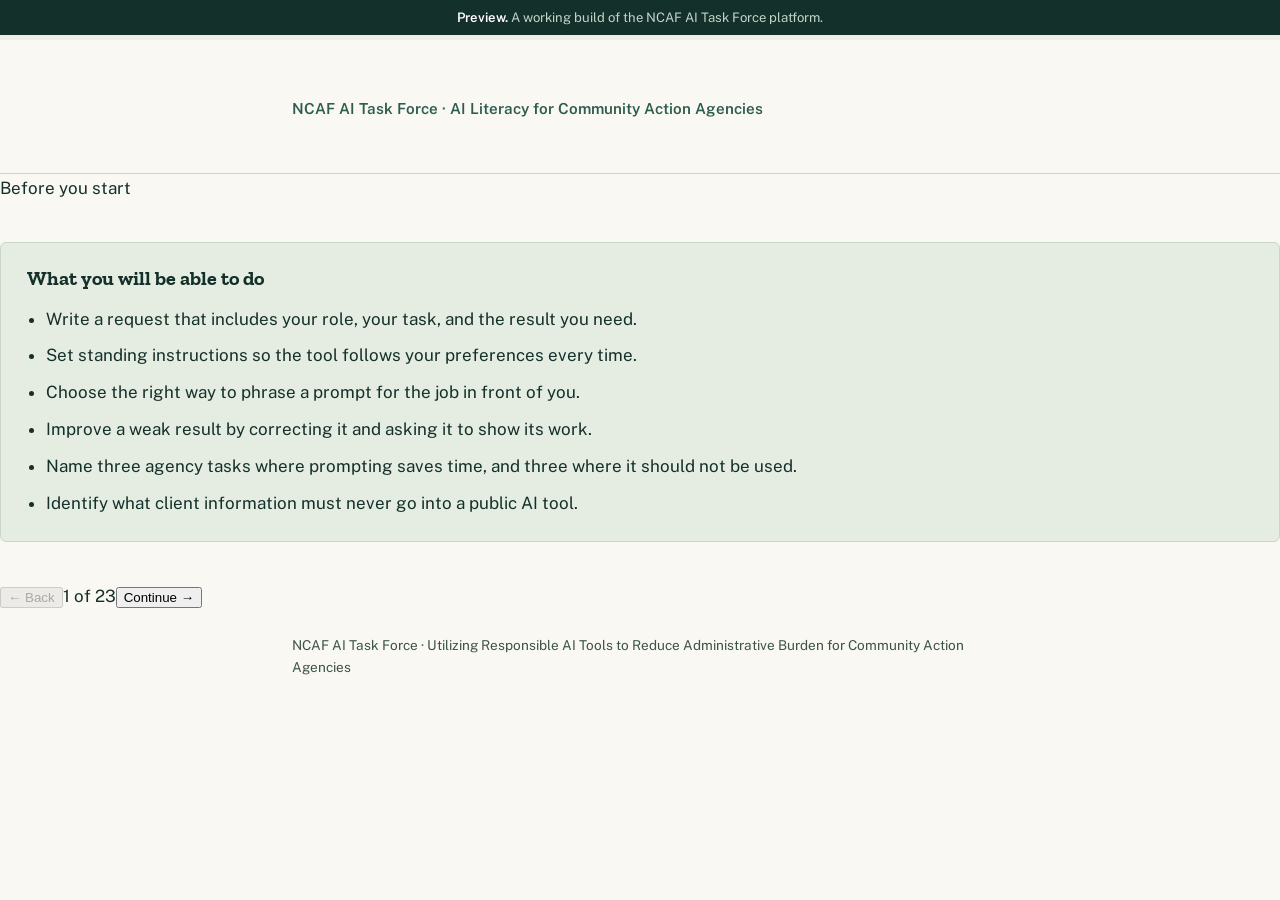
<file: src/module-2-how-to-prompt.html>
<!--
  Module 2 is Meryem S. Golbasi's work, included here verbatim.
  The ONLY changes made for the site build are:
    1. this comment,
    2. the shared top navigation bar injected after the body tag
<div style="position:sticky;top:0;z-index:40;background:#FAF8F3;border-bottom:1px solid #CBD7C6">
  <div style="max-width:62rem;margin:0 auto;padding:.7rem 1.25rem;display:flex;align-items:center;gap:1rem;flex-wrap:wrap">
    <a href="index.html" style="font-family:'Zilla Slab',Georgia,serif;font-weight:600;font-size:1rem;color:#14302A;text-decoration:none;white-space:nowrap">AI Literacy for Community Action</a>
    <nav style="display:flex;gap:.3rem;margin-left:auto;flex-wrap:wrap" aria-label="Modules">
      <a href="tools.html" style="width:auto;padding:0 .6rem;height:1.7rem;border-radius:999px;display:grid;place-items:center;text-decoration:none;font-size:.78rem;font-weight:600;font-family:'Public Sans',sans-serif;background:#F1EEE5;color:#2E5D4E;border:1px solid #CBD7C6">Toolkit</a>
      <a href="module-1-foundations.html"   style="width:1.7rem;height:1.7rem;border-radius:999px;display:grid;place-items:center;text-decoration:none;font-size:.82rem;font-weight:600;font-family:'Public Sans',sans-serif;background:#F1EEE5;color:#6E837A;border:1px solid #CBD7C6">1</a>
      <a href="module-2-how-to-prompt.html" style="width:1.7rem;height:1.7rem;border-radius:999px;display:grid;place-items:center;text-decoration:none;font-size:.82rem;font-weight:600;font-family:'Public Sans',sans-serif;background:#2E5D4E;color:#fff;border:1px solid #2E5D4E">2</a>
      <a href="module-3-data-privacy.html"  style="width:1.7rem;height:1.7rem;border-radius:999px;display:grid;place-items:center;text-decoration:none;font-size:.82rem;font-weight:600;font-family:'Public Sans',sans-serif;background:#F1EEE5;color:#6E837A;border:1px solid #CBD7C6">3</a>
      <a href="module-4-reporting.html"     style="width:1.7rem;height:1.7rem;border-radius:999px;display:grid;place-items:center;text-decoration:none;font-size:.82rem;font-weight:600;font-family:'Public Sans',sans-serif;background:#F1EEE5;color:#6E837A;border:1px solid #CBD7C6">4</a>
      <a href="module-5-grant-writing.html" style="width:1.7rem;height:1.7rem;border-radius:999px;display:grid;place-items:center;text-decoration:none;font-size:.82rem;font-weight:600;font-family:'Public Sans',sans-serif;background:#F1EEE5;color:#6E837A;border:1px solid #CBD7C6">5</a>
      <a href="module-6-ethics-bias.html"   style="width:1.7rem;height:1.7rem;border-radius:999px;display:grid;place-items:center;text-decoration:none;font-size:.82rem;font-weight:600;font-family:'Public Sans',sans-serif;background:#F1EEE5;color:#6E837A;border:1px solid #CBD7C6">6</a>
    </nav>
  </div>
</div>
,
    3. the config + feedback script tags injected before </body>.
  No content, styles or behaviour were edited. If Module 2 needs changes,
  they should come from her, not from this file.
-->
<!DOCTYPE html>
<html lang="en">
<head>
<meta charset="UTF-8">
<meta name="viewport" content="width=device-width, initial-scale=1.0">
<title>Module 2: How to Prompt | NCAF AI Task Force</title>
<link rel="preconnect" href="https://fonts.googleapis.com">
<link rel="preconnect" href="https://fonts.gstatic.com" crossorigin>
<link href="https://fonts.googleapis.com/css2?family=Zilla+Slab:wght@400;500;600;700&family=Public+Sans:ital,wght@0,400;0,500;0,600;0,700;1,400&display=swap" rel="stylesheet">
<style>
  :root {
    --paper: #FAF8F3;
    --paper-2: #F1EEE5;
    --ink: #14302A;
    --ink-soft: #3B534A;
    --green: #2E5D4E;
    --sage: #E5ECE2;
    --sage-line: #CBD7C6;
    --marigold: #B0740F;
    --marigold-soft: #F6E9CB;
    --rust: #A2412A;
    --rust-soft: #F4E1D9;
    --white: #FFFFFF;
    --shadow: 0 1px 2px rgba(20, 48, 42, 0.06);
    --radius: 6px;
    --maxw: 46rem;
  }

  * { box-sizing: border-box; }

  html { scroll-behavior: smooth; }
  @media (prefers-reduced-motion: reduce) {
    html { scroll-behavior: auto; }
    * { transition: none !important; animation: none !important; }
  }

  body {
    margin: 0;
    background: var(--paper);
    color: var(--ink);
    font-family: "Public Sans", system-ui, sans-serif;
    font-size: 1.0625rem;
    line-height: 1.65;
    -webkit-font-smoothing: antialiased;
  }

  h1, h2, h3, h4 {
    font-family: "Zilla Slab", Georgia, serif;
    line-height: 1.15;
    color: var(--ink);
    margin: 0;
  }

  p { margin: 0 0 1rem; }
  p:last-child { margin-bottom: 0; }

  a { color: var(--green); }

  .progress-track {
    position: sticky;
    top: 0;
    z-index: 50;
    height: 5px;
    background: var(--paper-2);
  }
  .progress-fill {
    height: 100%;
    width: 0%;
    background: var(--marigold);
    transition: width 0.35s ease;
  }

  .wrap {
    max-width: var(--maxw);
    margin: 0 auto;
    padding: 0 1.25rem;
  }

  .hero {
    padding: 3.5rem 0 2.5rem;
    border-bottom: 1px solid var(--sage-line);
  }
  .hero .kicker {
    font-family: "Public Sans", sans-serif;
    font-weight: 600;
    font-size: 0.95rem;
    color: var(--green);
    margin-bottom: 0.75rem;
  }
  .hero h1 {
    font-size: 2.6rem;
    font-weight: 600;
    letter-spacing: -0.01em;
    margin-bottom: 1rem;
  }
  .hero .lede {
    font-size: 1.2rem;
    color: var(--ink-soft);
    max-width: 34rem;
  }
  .meta-row {
    display: flex;
    flex-wrap: wrap;
    gap: 1.25rem;
    margin-top: 1.75rem;
    font-size: 0.95rem;
    color: var(--ink-soft);
  }
  .meta-row span { display: inline-flex; align-items: center; gap: 0.4rem; }
  .meta-row strong { color: var(--ink); font-weight: 600; }

  @media (max-width: 560px) {
    .hero h1 { font-size: 2rem; }
    .hero .lede { font-size: 1.1rem; }
  }

  .objectives {
    margin: 2.5rem 0;
    background: var(--sage);
    border: 1px solid var(--sage-line);
    border-radius: var(--radius);
    padding: 1.5rem 1.6rem;
  }
  .objectives h2 { font-size: 1.25rem; margin-bottom: 0.9rem; }
  .objectives ul { margin: 0; padding-left: 1.2rem; }
  .objectives li { margin-bottom: 0.55rem; }
  .objectives li:last-child { margin-bottom: 0; }

  section.lesson {
    padding: 2.75rem 0;
    border-bottom: 1px solid var(--sage-line);
    scroll-margin-top: 1.5rem;
  }
  section.lesson h2 { font-size: 1.7rem; font-weight: 600; margin-bottom: 1rem; }
  section.lesson h3 {
    font-size: 1.2rem;
    font-weight: 600;
    margin: 1.75rem 0 0.6rem;
    color: var(--green);
  }
  .section-num {
    display: inline-block;
    font-family: "Zilla Slab", serif;
    font-weight: 600;
    color: var(--marigold);
    font-size: 1.1rem;
    margin-bottom: 0.3rem;
  }

  ul.plain { padding-left: 1.2rem; margin: 0.5rem 0 1rem; }
  ul.plain li { margin-bottom: 0.5rem; }

  .model-card {
    background: var(--white);
    border: 1px solid var(--sage-line);
    border-left: 4px solid var(--marigold);
    border-radius: var(--radius);
    padding: 1.4rem 1.5rem;
    margin: 1.25rem 0;
    box-shadow: var(--shadow);
  }
  .model-card p:first-child { font-weight: 600; }

  .compare {
    display: grid;
    grid-template-columns: 1fr 1fr;
    gap: 1rem;
    margin: 1rem 0 0.5rem;
  }
  @media (max-width: 620px) { .compare { grid-template-columns: 1fr; } }

  .ex {
    border-radius: var(--radius);
    padding: 1rem 1.1rem;
    font-size: 0.98rem;
  }
  .ex .tag {
    font-weight: 700;
    font-size: 0.82rem;
    letter-spacing: 0.02em;
    display: block;
    margin-bottom: 0.5rem;
  }
  .ex.weak { background: var(--rust-soft); border: 1px solid #E4C4B9; }
  .ex.weak .tag { color: var(--rust); }
  .ex.strong { background: var(--sage); border: 1px solid var(--sage-line); }
  .ex.strong .tag { color: var(--green); }
  .ex .quote { font-style: italic; }

  .prompt-box {
    position: relative;
    background: var(--ink);
    color: #EAF1EC;
    border-radius: var(--radius);
    padding: 1.2rem 1.3rem;
    margin: 1rem 0;
    font-size: 0.97rem;
    line-height: 1.6;
  }
  .prompt-box .label {
    display: block;
    color: var(--marigold-soft);
    font-weight: 600;
    font-size: 0.85rem;
    margin-bottom: 0.6rem;
  }
  .prompt-box .copy-target { display: block; padding-right: 3.5rem; }
  .copy-btn {
    position: absolute;
    top: 0.85rem;
    right: 0.85rem;
    background: rgba(255,255,255,0.12);
    color: #EAF1EC;
    border: 1px solid rgba(255,255,255,0.25);
    border-radius: 4px;
    padding: 0.3rem 0.7rem;
    font-family: "Public Sans", sans-serif;
    font-size: 0.82rem;
    font-weight: 600;
    cursor: pointer;
    transition: background 0.2s ease;
  }
  .copy-btn:hover { background: rgba(255,255,255,0.22); }
  .copy-btn.copied { background: var(--marigold); border-color: var(--marigold); color: #fff; }

  .types {
    display: grid;
    grid-template-columns: 1fr 1fr;
    gap: 0.9rem;
    margin: 1.25rem 0;
  }
  @media (max-width: 620px) { .types { grid-template-columns: 1fr; } }
  .type-item {
    background: var(--white);
    border: 1px solid var(--sage-line);
    border-radius: var(--radius);
    padding: 1rem 1.1rem;
  }
  .type-item strong { color: var(--green); display: block; margin-bottom: 0.25rem; }
  .type-item span { font-size: 0.96rem; color: var(--ink-soft); }

  /* MIT prompt-type list */
  .phrasing { margin: 1.25rem 0; }
  .phrasing .row {
    padding: 0.9rem 0;
    border-bottom: 1px solid var(--paper-2);
  }
  .phrasing .row:last-child { border-bottom: none; }
  .phrasing .name { font-weight: 700; color: var(--ink); }
  .phrasing .desc { color: var(--ink-soft); }
  .phrasing .eg {
    display: block;
    margin-top: 0.3rem;
    padding-left: 0.9rem;
    border-left: 3px solid var(--sage-line);
    font-style: italic;
    color: var(--ink);
  }
  .source-note { font-size: 0.9rem; color: var(--ink-soft); margin-top: 0.75rem; }

  .risk {
    background: var(--rust-soft);
    border: 1px solid #E4C4B9;
    border-radius: var(--radius);
    padding: 1.2rem 1.4rem;
    margin: 1.25rem 0;
  }
  .risk h3 { color: var(--rust); margin-top: 0; }
  .risk ul { margin-bottom: 0; }

  .horizon {
    background: var(--white);
    border: 1px solid var(--sage-line);
    border-left: 4px solid var(--green);
    border-radius: var(--radius);
    padding: 1.2rem 1.4rem;
    margin: 1.25rem 0;
  }
  .horizon h3 { margin-top: 0; }

  .practice { background: var(--paper-2); }
  .reveal-btn {
    background: var(--green);
    color: #fff;
    border: none;
    border-radius: var(--radius);
    padding: 0.6rem 1.1rem;
    font-family: "Public Sans", sans-serif;
    font-size: 0.95rem;
    font-weight: 600;
    cursor: pointer;
    transition: background 0.2s ease;
  }
  .reveal-btn:hover { background: #244b3f; }
  .answer { display: none; margin-top: 1rem; }
  .answer.show { display: block; }

  .quiz-q { margin-bottom: 1.75rem; }
  .quiz-q p.q { font-weight: 600; margin-bottom: 0.75rem; }
  .option {
    display: block;
    width: 100%;
    text-align: left;
    background: var(--white);
    border: 1px solid var(--sage-line);
    border-radius: var(--radius);
    padding: 0.7rem 0.9rem;
    margin-bottom: 0.5rem;
    font-family: "Public Sans", sans-serif;
    font-size: 0.98rem;
    color: var(--ink);
    cursor: pointer;
    transition: border-color 0.15s ease, background 0.15s ease;
  }
  .option:hover { border-color: var(--green); }
  .option:disabled { cursor: default; }
  .option.correct { background: var(--sage); border-color: var(--green); font-weight: 600; }
  .option.wrong { background: var(--rust-soft); border-color: var(--rust); }
  .feedback {
    display: none;
    margin-top: 0.35rem;
    font-size: 0.95rem;
    color: var(--ink-soft);
    padding-left: 0.2rem;
  }
  .feedback.show { display: block; }

  /* Live practice sandbox */
  .sandbox {
    background: var(--white);
    border: 1px solid var(--sage-line);
    border-radius: var(--radius);
    padding: 1.4rem 1.5rem;
    margin: 1.25rem 0;
    box-shadow: var(--shadow);
  }
  .sample-doc {
    background: var(--paper-2);
    border: 1px dashed var(--sage-line);
    border-radius: var(--radius);
    padding: 1rem 1.1rem;
    font-size: 0.95rem;
    white-space: pre-line;
    margin-bottom: 1.2rem;
    line-height: 1.55;
  }
  .sample-doc strong { color: var(--green); }
  label.field-label { display: block; font-weight: 600; margin-bottom: 0.5rem; }
  textarea.prompt-input {
    width: 100%;
    min-height: 120px;
    resize: vertical;
    font-family: "Public Sans", sans-serif;
    font-size: 1rem;
    line-height: 1.55;
    color: var(--ink);
    background: var(--paper);
    border: 1px solid var(--sage-line);
    border-radius: var(--radius);
    padding: 0.8rem 0.9rem;
  }
  textarea.prompt-input:focus { border-color: var(--green); }
  .run-btn {
    margin-top: 0.9rem;
    background: var(--marigold);
    color: #fff;
    border: none;
    border-radius: var(--radius);
    padding: 0.7rem 1.3rem;
    font-family: "Public Sans", sans-serif;
    font-weight: 600;
    font-size: 1rem;
    cursor: pointer;
    transition: background 0.2s ease;
  }
  .run-btn:hover { background: #946012; }
  .run-btn:disabled { opacity: 0.6; cursor: default; }
  .privacy-note { font-size: 0.88rem; color: var(--rust); margin-top: 0.75rem; }

  .loading { display: none; margin-top: 1rem; color: var(--ink-soft); font-size: 0.95rem; }
  .loading.show { display: block; }
  .err {
    display: none;
    margin-top: 1rem;
    color: var(--rust);
    background: var(--rust-soft);
    border: 1px solid #E4C4B9;
    border-radius: var(--radius);
    padding: 0.8rem 1rem;
    font-size: 0.95rem;
  }
  .err.show { display: block; }

  .result { display: none; margin-top: 1.5rem; }
  .result.show { display: block; }
  .result h4 { font-size: 1.1rem; margin: 1.25rem 0 0.5rem; }
  .ai-output {
    background: var(--sage);
    border-radius: var(--radius);
    padding: 1rem 1.1rem;
    white-space: pre-wrap;
    font-size: 0.98rem;
  }
  .rubric { list-style: none; padding: 0; margin: 0.5rem 0; }
  .rubric li {
    display: flex;
    gap: 0.7rem;
    align-items: flex-start;
    padding: 0.55rem 0;
    border-bottom: 1px solid var(--paper-2);
  }
  .rubric li:last-child { border-bottom: none; }
  .mark {
    flex: 0 0 auto;
    width: 1.5rem;
    height: 1.5rem;
    border-radius: 50%;
    display: flex;
    align-items: center;
    justify-content: center;
    font-size: 0.95rem;
    font-weight: 700;
    color: #fff;
    margin-top: 0.1rem;
  }
  .mark.yes { background: var(--green); }
  .mark.no { background: #B9C2B4; }
  .r-label { font-weight: 600; }
  .r-note { color: var(--ink-soft); font-size: 0.95rem; }

  .done-row { display: flex; align-items: center; gap: 0.7rem; margin-top: 2rem; }
  .done-btn {
    background: var(--white);
    border: 1.5px solid var(--green);
    color: var(--green);
    border-radius: 999px;
    padding: 0.45rem 1.1rem;
    font-family: "Public Sans", sans-serif;
    font-size: 0.92rem;
    font-weight: 600;
    cursor: pointer;
    transition: all 0.2s ease;
  }
  .done-btn.done { background: var(--green); color: #fff; }
  .done-btn.done::before { content: "\2713  "; }

  .takeaways {
    background: var(--green);
    color: #EAF1EC;
    border-radius: var(--radius);
    padding: 2rem 1.9rem;
    margin: 2.75rem 0;
  }
  .takeaways h2 { color: #fff; font-size: 1.6rem; margin-bottom: 1.1rem; }
  .takeaways ol { margin: 0; padding-left: 1.3rem; }
  .takeaways li { margin-bottom: 0.7rem; }
  .takeaways li:last-child { margin-bottom: 0; }
  .takeaways strong { color: var(--marigold-soft); }

  .attribution { font-size: 0.92rem; color: var(--ink-soft); padding: 2.5rem 0 1rem; }
  .attribution h2 { font-size: 1.15rem; margin-bottom: 0.75rem; color: var(--ink); }
  footer { padding: 1.5rem 0 3rem; font-size: 0.85rem; color: var(--ink-soft); }

  .celebrate {
    display: none;
    background: var(--marigold-soft);
    border: 1px solid #E4CE97;
    border-radius: var(--radius);
    padding: 1rem 1.2rem;
    margin-top: 1rem;
    font-weight: 600;
    color: var(--ink);
  }
  .celebrate.show { display: block; }

  :focus-visible { outline: 3px solid var(--marigold); outline-offset: 2px; }
</style>
</head>
<body>

<div class="progress-track" aria-hidden="true">
  <div class="progress-fill" id="progressFill"></div>
</div>

<header class="hero">
  <div class="wrap">
    <p class="kicker">NCAF AI Task Force &middot; AI Literacy for Community Action Agencies</p>
    <h1>Prompting is briefing a new coworker</h1>
    <p class="lede">
      The AI is fast and knows a lot in general. It knows nothing about your agency,
      your clients, or how you like things done. This module shows you how to brief it
      so it gives you work you can actually use.
    </p>
    <div class="meta-row">
      <span><strong>Module 2</strong> of the series</span>
      <span>About <strong>40 minutes</strong></span>
      <span>Self-paced. <strong>Your progress is saved</strong> on this device.</span>
    </div>
  </div>
</header>

<main class="wrap">

  <div class="objectives">
    <h2>What you will be able to do</h2>
    <ul>
      <li>Write a request that includes your role, your task, and the result you need.</li>
      <li>Set standing instructions so the tool follows your preferences every time.</li>
      <li>Choose the right way to phrase a prompt for the job in front of you.</li>
      <li>Improve a weak result by correcting it and asking it to show its work.</li>
      <li>Name three agency tasks where prompting saves time, and three where it should not be used.</li>
      <li>Identify what client information must never go into a public AI tool.</li>
    </ul>
  </div>

  <!-- SECTION 1 -->
  <section class="lesson" id="s1">
    <span class="section-num">Part 1</span>
    <h2>The one idea to remember</h2>
    <p>
      Think about the last time a capable new hire started at your agency. They were
      smart and willing, but on day one they did not know what CSBG stands for, who your
      clients are, or that your board likes reports kept to one page. You had to tell them.
      The quality of their work depended on how well you explained the job.
    </p>
    <div class="model-card">
      <p>An AI tool is that new coworker, every single time.</p>
      <p>
        It will not ask you for the background it is missing. It will just fill the gaps
        with guesses. Your job is to give it the briefing a new coworker would need. Everything
        else in this module is a way to do that better.
      </p>
    </div>
    <div class="done-row">
      <button class="done-btn" data-done="s1">Mark this part done</button>
    </div>
  </section>

  <!-- SECTION 2 -->
  <section class="lesson" id="s2">
    <span class="section-num">Part 2</span>
    <h2>Three habits of a good briefing</h2>

    <h3 data-card>1. Give context</h3>
    <p>
      Tell it who you are, what your agency does, what you are working on, and who the
      result is for. The same task changes completely depending on the audience.
    </p>
    <div class="compare">
      <div class="ex weak">
        <span class="tag">Weak</span>
        <span class="quote">"Write a summary of this report."</span>
      </div>
      <div class="ex strong">
        <span class="tag">Stronger</span>
        <span class="quote">"I'm the director of a Community Action Agency in North Carolina.
        Summarize this CSBG quarterly report for our board, who are community volunteers with
        no background in the program. One page, plain language, most important points first."</span>
      </div>
    </div>
    <p>The second version tells it the audience, the length, and the tone. That is what makes the result usable.</p>

    <h3 data-card>2. Be specific, and set standing instructions</h3>
    <p>
      Say exactly what you want: length, format, reading level, tone. Then use a feature
      most tools now have. You can save instructions the tool applies to every response,
      so you stop repeating yourself. In Claude these are called Projects or custom
      instructions. In ChatGPT they are called custom instructions. You set them once.
    </p>
    <div class="prompt-box">
      <span class="label">Example standing instruction to save once</span>
      <span class="copy-target">For every response: write at about an 8th-grade reading level, never include client names or personal details, use short section headers, and keep paragraphs to four sentences or fewer.</span>
      <button class="copy-btn" aria-label="Copy this prompt">Copy</button>
    </div>

    <h3 data-card>3. Build on the conversation</h3>
    <p>
      Treat the first answer as a draft, not the final version. Tell it what to change.
      You can also ask it to explain how it reached an answer, which lets you check the
      reasoning instead of trusting it.
    </p>
    <div class="prompt-box">
      <span class="label">Example follow-up</span>
      <span class="copy-target">This draft is too formal for a client letter. Rewrite it in a warmer, simpler tone. Then list which facts you took from the notes I gave you, so I can check them.</span>
      <button class="copy-btn" aria-label="Copy this prompt">Copy</button>
    </div>

    <div class="done-row">
      <button class="done-btn" data-done="s2">Mark this part done</button>
    </div>
  </section>

  <!-- SECTION 3 -->
  <section class="lesson" id="s3">
    <span class="section-num">Part 3</span>
    <h2>The kinds of tasks it is good for</h2>
    <p>Most useful agency prompts fall into one of these six jobs. Each one shows up in daily work.</p>
    <div class="types">
      <div class="type-item"><strong>Extract and summarize</strong><span>Pull the key numbers from a long report. Summarize a 40-page funding notice into a page.</span></div>
      <div class="type-item"><strong>Draft</strong><span>A first draft of a grant narrative, a client letter, or a board memo.</span></div>
      <div class="type-item"><strong>Rewrite and simplify</strong><span>Turn dense policy or an eligibility paragraph into plain language at a lower reading level.</span></div>
      <div class="type-item"><strong>Reorganize and format</strong><span>Turn messy meeting notes into a clean table. Reformat data for a report.</span></div>
      <div class="type-item"><strong>Brainstorm</strong><span>List supplemental grants worth pursuing. Outline questions for a Community Needs Assessment.</span></div>
      <div class="type-item"><strong>Check and critique</strong><span>"What questions might a reviewer ask about this application?" "What is missing here?"</span></div>
    </div>
    <p>Here is a real one you can adapt for grant work.</p>
    <div class="prompt-box">
      <span class="label">Ready-to-use grant prompt</span>
      <span class="copy-target">I'm applying for a supplemental grant to expand our weatherization program. Here is the funder's priorities section: [paste it]. Write three sentences connecting our program to each priority. Do not invent any numbers. Leave a blank where I need to add our own data.</span>
      <button class="copy-btn" aria-label="Copy this prompt">Copy</button>
    </div>

    <h3 data-card>Six ways to phrase a prompt</h3>
    <p>
      Those are the jobs. There is also a set of ways to phrase the request itself. MIT Sloan's
      guide to effective prompts groups them into a few common patterns. Here they are in plain
      terms, each with an agency example.
    </p>
    <div class="phrasing">
      <div class="row">
        <span class="name">Just ask (zero-shot).</span>
        <span class="desc"> Give clear instructions with no examples. Best for quick, general requests.</span>
        <span class="eg">"Summarize this intake policy in five bullet points."</span>
      </div>
      <div class="row">
        <span class="name">Show examples first (few-shot).</span>
        <span class="desc"> Paste one or two samples so it matches your format or tone.</span>
        <span class="eg">"Here are two past board summaries we liked. Write the next one in the same style."</span>
      </div>
      <div class="row">
        <span class="name">Start with a verb (instructional).</span>
        <span class="desc"> Lead with a direct command like write, explain, compare, or list.</span>
        <span class="eg">"Write a 100-word executive summary of this memo."</span>
      </div>
      <div class="row">
        <span class="name">Give it a role (role-based).</span>
        <span class="desc"> Ask it to take on a viewpoint. Useful for review and specialized work.</span>
        <span class="eg">"Act as a grant reviewer. Point out the weakest part of this narrative."</span>
      </div>
      <div class="row">
        <span class="name">Set the scene (contextual).</span>
        <span class="desc"> Add background and audience before the ask.</span>
        <span class="eg">"This is for clients reading at a 6th-grade level. Rewrite this eligibility section in simpler words."</span>
      </div>
      <div class="row">
        <span class="name">Behind-the-scenes rules (meta or system prompt).</span>
        <span class="desc"> Instructions that set how the AI behaves before you type anything. You do not usually write these directly, but the standing instructions from Part 2 are the version you control.</span>
        <span class="eg">"Always respond in plain language and never guess at a fact."</span>
      </div>
    </div>
    <p class="source-note">
      Adapted from MIT Sloan Teaching &amp; Learning Technologies,
      <a href="https://mitsloanedtech.mit.edu/ai/basics/effective-prompts/" target="_blank" rel="noopener">Effective Prompts for AI: The Essentials</a>.
    </p>

    <div class="done-row">
      <button class="done-btn" data-done="s3">Mark this part done</button>
    </div>
  </section>

  <!-- SECTION 4 -->
  <section class="lesson" id="s4">
    <span class="section-num">Part 4</span>
    <h2>What it does not do well</h2>
    <p>Knowing the limits is part of using it responsibly. A good briefing cannot fix these.</p>
    <ul class="plain">
      <li><strong>It does not know your data.</strong> It has no access to your case management system, your latest CSBG numbers, or last week's board meeting unless you give it.</li>
      <li><strong>It is not current.</strong> It may not know a recent legislative change, such as a CSBG reauthorization update, unless you paste it in.</li>
      <li><strong>It cannot check its own facts.</strong> It can sound completely confident and still be wrong.</li>
      <li><strong>It does not know your community.</strong> It is a drafting aid, not a decision-maker.</li>
    </ul>

    <div class="risk">
      <h3 data-card>Flaws and risks to watch</h3>
      <ul class="plain">
        <li><strong>It makes things up.</strong> It can invent a statistic, a citation, or a program rule. Verify any number, quote, or fact before you report or submit it.</li>
        <li><strong>Client privacy.</strong> Never enter names, addresses, Social Security numbers, income details, or case notes into a public AI tool. Remove or replace personal details first, or use only a tool your agency has approved and secured.</li>
        <li><strong>Bias.</strong> AI can reflect bias from its training data. One widely cited case involved an image tool lightening a person's skin and changing their features when asked for a professional headshot. This matters most for work that touches who your community is or who gets served, such as a Community Needs Assessment. Keep a person reviewing that work.</li>
        <li><strong>Over-reliance.</strong> If you cannot check whether an answer is right, you are not ready to use the tool for that task.</li>
      </ul>
    </div>

    <div class="horizon">
      <h3 data-card>Focus on the problem, not just the prompt</h3>
      <p>
        Tools are getting better at fixing rough prompts on their own. That means the lasting
        skill is not memorizing prompt tricks. It is defining the problem clearly: what you
        need, who it is for, and what a good result looks like. If you can state the problem
        well, the wording takes care of itself.
      </p>
      <p class="source-note">This point draws on MIT Sloan's summary of work by Oguz Acar.</p>
    </div>

    <div class="done-row">
      <button class="done-btn" data-done="s4">Mark this part done</button>
    </div>
  </section>

  <!-- SECTION 5: PRACTICE (fix a weak prompt) -->
  <section class="lesson practice" id="s5">
    <span class="section-num">Part 5</span>
    <h2>Warm-up: fix a weak prompt</h2>
    <p>Here is a request a coworker might type. Read it, then think about what a new coworker would still need to know before they could do the job.</p>
    <div class="ex weak" style="margin:1rem 0;">
      <span class="tag">The prompt</span>
      <span class="quote">"Write a grant summary."</span>
    </div>
    <p>What is missing? Think about the three habits: context, specifics, and audience. When you have an answer in your head, reveal a stronger version.</p>
    <button class="reveal-btn" id="revealBtn">Show a stronger version</button>
    <div class="answer" id="answerBox">
      <div class="ex strong" style="margin-top:1rem;">
        <span class="tag">Stronger</span>
        <span class="quote">"I'm the grants manager at a Community Action Agency. I need a summary of our
        completed weatherization grant for our annual report. The readers are county
        commissioners. Keep it to 150 words, plain language, and lead with the number of
        households served. Here is the full report: [paste it]. Do not add numbers that are
        not in the report."</span>
      </div>
      <p style="margin-top:1rem;">It names the role, the purpose, the audience, the length, the lead point, and a rule against inventing data. That is a briefing a new coworker could actually run with.</p>
    </div>
    <div class="done-row">
      <button class="done-btn" data-done="s5">Mark this part done</button>
    </div>
  </section>

  <!-- SECTION 6: SELF CHECK -->
  <section class="lesson" id="s6">
    <span class="section-num">Part 6</span>
    <h2>Quick self-check</h2>
    <p>Three questions. Pick an answer to see whether it holds up.</p>

    <div class="quiz-q" data-answer="b">
      <p class="q">1. You need the AI to summarize a report for your board. What is the single most useful thing to add to your request?</p>
      <button class="option" data-opt="a">The word "please"</button>
      <button class="option" data-opt="b">Who the summary is for and how long it should be</button>
      <button class="option" data-opt="c">A request to use advanced vocabulary</button>
      <p class="feedback">The tool writes very differently for a volunteer board than for a program officer. Telling it the audience and length is what makes the summary usable.</p>
    </div>

    <div class="quiz-q" data-answer="b">
      <p class="q">2. The AI gives you a poverty statistic for your county to use in a grant application. What should you do?</p>
      <button class="option" data-opt="a">Paste it straight into the application</button>
      <button class="option" data-opt="b">Verify it against a real source before using it</button>
      <button class="option" data-opt="c">Trust it because it sounds specific</button>
      <p class="feedback">AI can state made-up numbers with full confidence. Anything you submit or report has to be checked against a real source.</p>
    </div>

    <div class="quiz-q" data-answer="b">
      <p class="q">3. A caseworker wants to use a public AI tool to draft a follow-up letter to a client. What has to happen first?</p>
      <button class="option" data-opt="a">Nothing, paste the full case notes in</button>
      <button class="option" data-opt="b">Remove the client's name and personal details first</button>
      <button class="option" data-opt="c">Add the client's Social Security number so the letter is accurate</button>
      <p class="feedback">Client personal information should never go into a public AI tool. Strip identifying details first, or use only an approved, secured tool.</p>
    </div>

    <div class="done-row">
      <button class="done-btn" data-done="s6">Mark this part done</button>
    </div>
  </section>

  <!-- SECTION 7: LIVE PRACTICE -->
  <section class="lesson" id="s7">
    <span class="section-num">Part 7</span>
    <h2>Practice with a live AI</h2>
    <p>
      You have the ideas. Now try them on a real AI. Below is a short program snapshot from a
      made-up agency. Write a prompt that does something useful with it, such as summarizing it
      for a board or pulling out the key numbers. Run it to see what the AI produces, then read
      the coaching on your prompt.
    </p>

    <div class="sandbox">
      <div class="sample-doc"><strong>SAMPLE: Q3 Weatherization Snapshot, Cardinal Community Action, Inc.</strong>
Households served this quarter: 142, up from 118 in Q2.
Average energy cost reduction per household: 21 percent.
Waitlist: 89 households, average wait 47 days.
Funding: 310,000 dollars CSBG plus 75,000 dollars state supplement.
Staff: 3 full-time, 1 part-time intake coordinator.
Top barrier reported by clients: trouble gathering required income documents.
Note: 12 homes needed major repairs before weatherization could begin, which was not budgeted.</div>

      <label class="field-label" for="promptInput">Your prompt</label>
      <textarea id="promptInput" class="prompt-input" placeholder="Example: I'm the director of Cardinal Community Action. Summarize this snapshot for our volunteer board in under 120 words, plain language, most important number first."></textarea>

      <button class="run-btn" id="runBtn">Run and coach my prompt</button>

      <p class="privacy-note">This is sample data. In real work, never paste client personal information into a public AI tool.</p>

      <div class="loading" id="loading">Working on it. This takes a few seconds.</div>
      <div class="err" id="errBox"></div>

      <div class="result" id="resultBox">
        <h4>What the AI produced</h4>
        <div class="ai-output" id="aiOutput"></div>

        <h4>How your prompt did</h4>
        <ul class="rubric" id="rubric"></ul>

        <h4>Suggestions</h4>
        <ul class="plain" id="suggestions"></ul>

        <div id="improvedWrap"></div>
      </div>
    </div>

    <div class="done-row">
      <button class="done-btn" data-done="s7">Mark this part done</button>
    </div>
  </section>

  <!-- TAKEAWAYS -->
  <div class="takeaways">
    <h2>The five things that stick</h2>
    <ol>
      <li><strong>Brief it like a new coworker.</strong> Give context, be specific, and expect to revise.</li>
      <li><strong>Set standing instructions once</strong> so you stop repeating your preferences every time.</li>
      <li><strong>Treat the first answer as a draft.</strong> Correct it, and ask it to show its work.</li>
      <li><strong>Verify anything you will report or submit.</strong> It can be confidently wrong.</li>
      <li><strong>Never put client personal information into a public AI tool.</strong></li>
    </ol>
  </div>

  <div class="celebrate" id="celebrate">
    You have completed Module 2. You are ready for the next module.
  </div>

  <!-- ATTRIBUTION -->
  <div class="attribution">
    <h2>How this was made</h2>
    <p>
      This module was developed by the National Community Action Foundation AI Task Force,
      a University of North Carolina at Chapel Hill student-led project. The content draws on
      interviews with 12 North Carolina Community Action Agencies, guidance from leaders at the
      National Community Action Foundation and the National Association for State and Community
      Service Programs, and a literature review covering CSBG structure, AI in social services,
      data governance, and implementation. It was compiled from open-source educational
      materials and built with volunteer contributions from Task Force members.
    </p>
    <p>
      The prompt-type patterns in Part 3 and the point about focusing on the problem in Part 4
      are adapted from MIT Sloan Teaching &amp; Learning Technologies,
      <a href="https://mitsloanedtech.mit.edu/ai/basics/effective-prompts/" target="_blank" rel="noopener">Effective Prompts for AI: The Essentials</a>.
    </p>
  </div>

</main>

<footer>
  <div class="wrap">
    NCAF AI Task Force &middot; Utilizing Responsible AI Tools to Reduce Administrative Burden for Community Action Agencies
  </div>
</footer>

<script>
  // ---- Progress tracking (saved per device) ----
  const STORAGE_KEY = "ncaf_module2_progress";
  const sectionIds = ["s1", "s2", "s3", "s4", "s5", "s6", "s7"];

  function loadProgress() {
    try {
      const raw = localStorage.getItem(STORAGE_KEY);
      return raw ? JSON.parse(raw) : [];
    } catch (e) {
      return [];
    }
  }

  function saveProgress(list) {
    try {
      localStorage.setItem(STORAGE_KEY, JSON.stringify(list));
    } catch (e) {
      // storage unavailable, progress just will not persist
    }
  }

  let completed = loadProgress();

  function updateBar() {
    const pct = Math.round((completed.length / sectionIds.length) * 100);
    document.getElementById("progressFill").style.width = pct + "%";
    document.getElementById("celebrate").classList.toggle("show", pct === 100);
  }

  function refreshButtons() {
    document.querySelectorAll(".done-btn").forEach(function (btn) {
      const id = btn.getAttribute("data-done");
      const isDone = completed.indexOf(id) !== -1;
      btn.classList.toggle("done", isDone);
      btn.textContent = isDone ? "Done" : "Mark this part done";
    });
  }

  document.querySelectorAll(".done-btn").forEach(function (btn) {
    btn.addEventListener("click", function () {
      const id = btn.getAttribute("data-done");
      const at = completed.indexOf(id);
      if (at === -1) {
        completed.push(id);
      } else {
        completed.splice(at, 1);
      }
      saveProgress(completed);
      refreshButtons();
      updateBar();
    });
  });

  refreshButtons();
  updateBar();

  // ---- Copy buttons (static prompts) ----
  function wireCopyButton(btn) {
    btn.addEventListener("click", function () {
      const box = btn.closest(".prompt-box");
      const text = box.querySelector(".copy-target").textContent.trim();
      navigator.clipboard.writeText(text).then(function () {
        btn.textContent = "Copied";
        btn.classList.add("copied");
        setTimeout(function () {
          btn.textContent = "Copy";
          btn.classList.remove("copied");
        }, 1600);
      });
    });
  }

  document.querySelectorAll(".copy-btn").forEach(wireCopyButton);

  // ---- Reveal exercise ----
  document.getElementById("revealBtn").addEventListener("click", function () {
    document.getElementById("answerBox").classList.add("show");
    this.style.display = "none";
  });

  // ---- Self-check quiz ----
  document.querySelectorAll(".quiz-q").forEach(function (q) {
    const correct = q.getAttribute("data-answer");
    const options = q.querySelectorAll(".option");
    const feedback = q.querySelector(".feedback");
    options.forEach(function (opt) {
      opt.addEventListener("click", function () {
        const choice = opt.getAttribute("data-opt");
        options.forEach(function (o) {
          o.disabled = true;
          if (o.getAttribute("data-opt") === correct) {
            o.classList.add("correct");
          }
        });
        if (choice !== correct) {
          opt.classList.add("wrong");
        }
        feedback.classList.add("show");
      });
    });
  });

  // ---- Live practice: send the learner's prompt to Claude ----
  // The endpoint below works when this page is previewed inside Claude.ai.
  // To host this on your own website, point API_ENDPOINT at a small backend
  // that holds your API key and forwards the request. Never put a key in this file.
  const API_ENDPOINT = "https://api.anthropic.com/v1/messages";
  const MODEL = "claude-sonnet-4-6";

  const SAMPLE_DOC = [
    "Q3 Weatherization Snapshot, Cardinal Community Action, Inc.",
    "Households served this quarter: 142, up from 118 in Q2.",
    "Average energy cost reduction per household: 21 percent.",
    "Waitlist: 89 households, average wait 47 days.",
    "Funding: 310,000 dollars CSBG plus 75,000 dollars state supplement.",
    "Staff: 3 full-time, 1 part-time intake coordinator.",
    "Top barrier reported by clients: trouble gathering required income documents.",
    "Note: 12 homes needed major repairs before weatherization could begin, which was not budgeted."
  ].join("\n");

  const runBtn = document.getElementById("runBtn");
  const loading = document.getElementById("loading");
  const errBox = document.getElementById("errBox");
  const resultBox = document.getElementById("resultBox");

  function buildInstruction(userPrompt) {
    return [
      "You are the coaching engine inside an AI literacy training module for",
      "Community Action Agency staff. You are given a SAMPLE DOCUMENT and a",
      "LEARNER PROMPT. Return ONLY valid JSON, no markdown and no backticks,",
      "in exactly this shape:",
      '{',
      '  "response": "carry out the learner prompt using the sample document, as a helpful assistant would. Keep it under 120 words.",',
      '  "evaluation": {',
      '    "context": {"met": true or false, "note": "one short sentence"},',
      '    "specifics": {"met": true or false, "note": "one short sentence"},',
      '    "guardrails": {"met": true or false, "note": "one short sentence"}',
      '  },',
      '  "suggestions": ["two or three short, concrete tips"],',
      '  "improved_prompt": "one stronger rewrite of the learner prompt"',
      '}',
      "",
      "Judge context as met if the learner stated a role, agency, purpose, or audience.",
      "Judge specifics as met if the learner set a length, format, reading level, or audience.",
      "Judge guardrails as met if the learner set any limit, such as do not invent numbers.",
      "",
      "SAMPLE DOCUMENT:",
      SAMPLE_DOC,
      "",
      "LEARNER PROMPT:",
      userPrompt
    ].join("\n");
  }

  function showError(message) {
    errBox.textContent = message;
    errBox.classList.add("show");
  }

  function renderRubric(evaluation) {
    const rubric = document.getElementById("rubric");
    rubric.innerHTML = "";
    const labels = {
      context: "Context",
      specifics: "Specifics",
      guardrails: "Guardrails"
    };
    Object.keys(labels).forEach(function (key) {
      const item = evaluation[key] || { met: false, note: "" };
      const li = document.createElement("li");
      const mark = document.createElement("span");
      mark.className = "mark " + (item.met ? "yes" : "no");
      mark.textContent = item.met ? "\u2713" : "\u2013";
      const text = document.createElement("div");
      text.innerHTML = '<span class="r-label">' + labels[key] + '.</span> ' +
        '<span class="r-note">' + (item.note || "") + '</span>';
      li.appendChild(mark);
      li.appendChild(text);
      rubric.appendChild(li);
    });
  }

  function renderSuggestions(list) {
    const box = document.getElementById("suggestions");
    box.innerHTML = "";
    (list || []).forEach(function (tip) {
      const li = document.createElement("li");
      li.textContent = tip;
      box.appendChild(li);
    });
  }

  function renderImproved(text) {
    const wrap = document.getElementById("improvedWrap");
    wrap.innerHTML = "";
    if (!text) { return; }
    const heading = document.createElement("h4");
    heading.textContent = "A stronger version of your prompt";
    const box = document.createElement("div");
    box.className = "prompt-box";
    box.innerHTML =
      '<span class="label">Copy and try this</span>' +
      '<span class="copy-target">' + text + '</span>' +
      '<button class="copy-btn" aria-label="Copy this prompt">Copy</button>';
    wrap.appendChild(heading);
    wrap.appendChild(box);
    wireCopyButton(box.querySelector(".copy-btn"));
  }

  function renderResult(parsed) {
    document.getElementById("aiOutput").textContent = parsed.response || "No response returned.";
    renderRubric(parsed.evaluation || {});
    renderSuggestions(parsed.suggestions);
    renderImproved(parsed.improved_prompt);
    resultBox.classList.add("show");
  }

  async function runPractice() {
    const userPrompt = document.getElementById("promptInput").value.trim();
    errBox.classList.remove("show");
    resultBox.classList.remove("show");

    if (!userPrompt) {
      showError("Write a prompt in the box first, then run it.");
      return;
    }

    runBtn.disabled = true;
    loading.classList.add("show");

    try {
      const response = await fetch(API_ENDPOINT, {
        method: "POST",
        headers: { "Content-Type": "application/json" },
        body: JSON.stringify({
          model: MODEL,
          max_tokens: 1000,
          messages: [
            { role: "user", content: buildInstruction(userPrompt) }
          ]
        })
      });

      if (!response.ok) {
        throw new Error("The AI service returned an error.");
      }

      const data = await response.json();

      const text = data.content
        .filter(function (block) { return block.type === "text"; })
        .map(function (block) { return block.text; })
        .join("\n");

      const clean = text.replace(/```json/g, "").replace(/```/g, "").trim();

      let parsed;
      try {
        parsed = JSON.parse(clean);
      } catch (parseError) {
        document.getElementById("aiOutput").textContent = clean;
        document.getElementById("rubric").innerHTML = "";
        document.getElementById("suggestions").innerHTML = "";
        document.getElementById("improvedWrap").innerHTML = "";
        resultBox.classList.add("show");
        return;
      }

      renderResult(parsed);
    } catch (err) {
      showError("The practice AI could not be reached right now. You can still write your prompt and check it against the three habits above: context, specifics, and guardrails.");
    } finally {
      runBtn.disabled = false;
      loading.classList.remove("show");
    }
  }

  runBtn.addEventListener("click", runPractice);
</script>



<script>
/* Bridges Module 2's own progress store into the shared course progress used by
   index.html and the nav. Reads Meryem's key, never writes to it. */
(function () {
  "use strict";
  var HERS = "ncaf_module2_progress";
  var OURS = "ncaf-course-progress";
  var TOTAL = document.querySelectorAll(".done-btn").length || 7;

  function mirror() {
    var done;
    try { done = JSON.parse(localStorage.getItem(HERS) || "[]") || []; }
    catch (e) { return; }
    if (!Array.isArray(done)) return;
    var all;
    try { all = JSON.parse(localStorage.getItem(OURS) || "{}") || {}; }
    catch (e) { all = {}; }
    var parts = {};
    done.forEach(function (id) { parts[id] = true; });
    all.m2 = { parts: parts, complete: done.length >= TOTAL };
    try { localStorage.setItem(OURS, JSON.stringify(all)); } catch (e) {}
  }

  mirror();
  document.addEventListener("click", function (e) {
    if (e.target && e.target.classList && e.target.classList.contains("done-btn")) {
      setTimeout(mirror, 0);
    }
  });
})();
</script>
<script src="assets/config.js"></script>
<script src="assets/mode.js"></script>
<script src="assets/draft-banner.js"></script>
<script src="assets/profile.js"></script>
<script src="assets/interactions.js"></script>
<script src="assets/course.js"></script>
<script src="assets/learn.js"></script>
<script src="assets/feedback.js" defer></script>
</body>
</html>
</file>
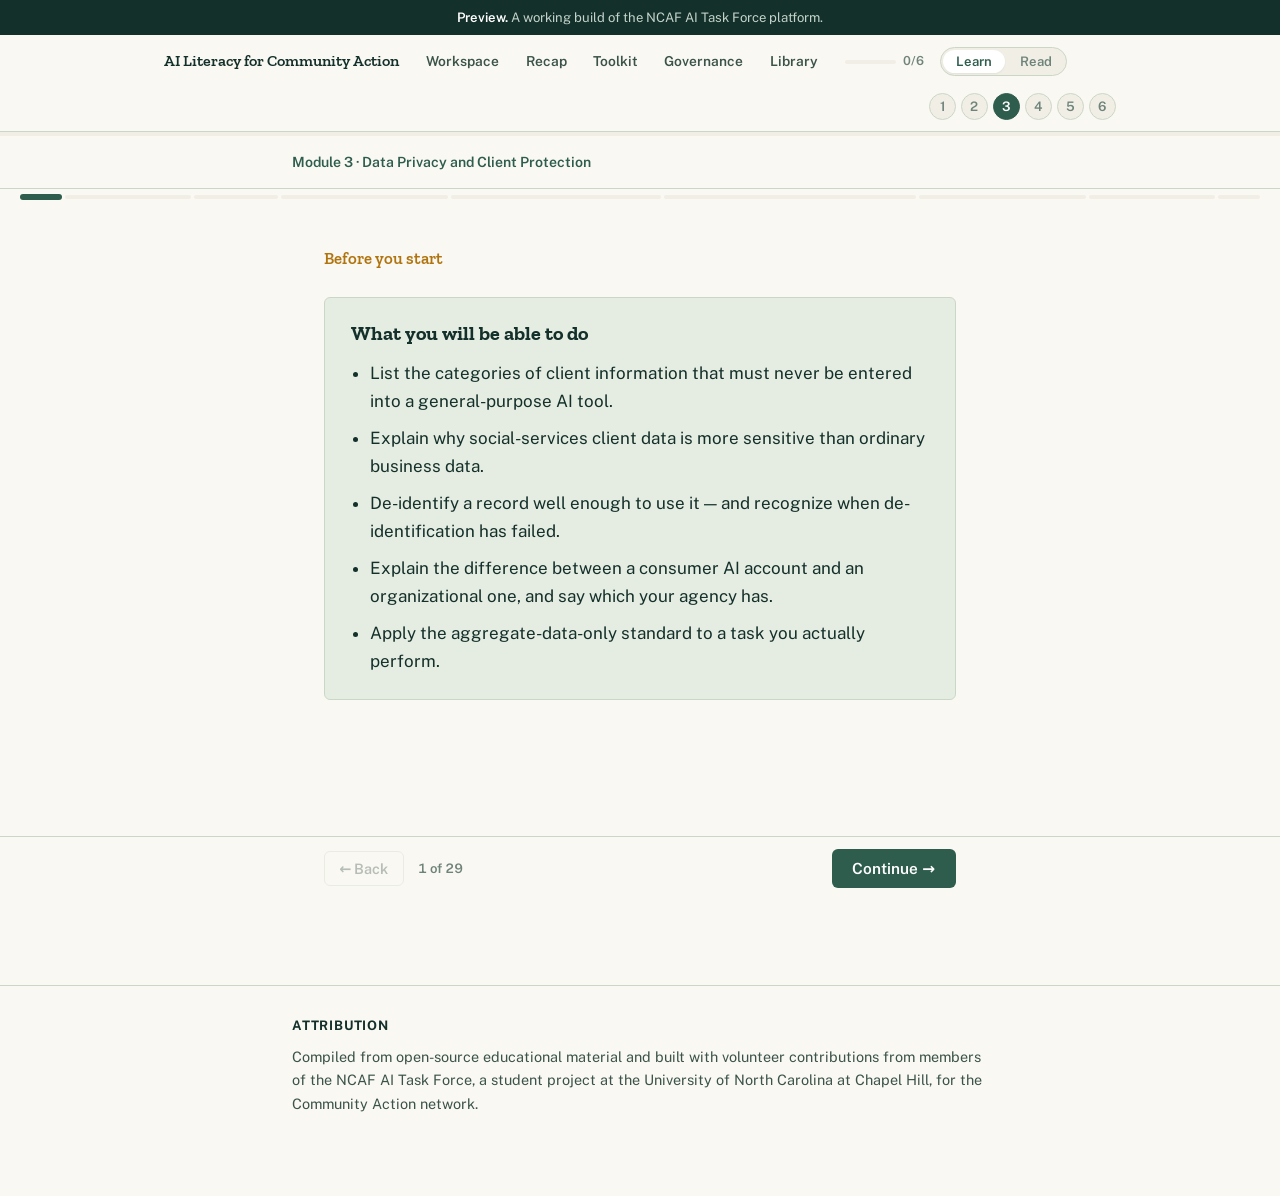
<file: src/module-3-data-privacy.html>
<!doctype html>
<html lang="en">
<head>
<meta charset="utf-8">
<meta name="viewport" content="width=device-width, initial-scale=1">
<title>Module 3 &middot; Data Privacy</title>
<meta name="description" content="What client information must never enter an AI tool, why social-services data is different, and how to de-identify well enough to work.">
<link rel="preconnect" href="https://fonts.googleapis.com">
<link rel="preconnect" href="https://fonts.gstatic.com" crossorigin>
<link rel="stylesheet" href="https://fonts.googleapis.com/css2?family=Public+Sans:ital,wght@0,400;0,600;0,700;1,400&family=Zilla+Slab:wght@500;600;700&display=swap">
<link rel="stylesheet" href="assets/course.css">
</head>
<body>

<div class="sticky-head">
  <div class="topbar" data-topbar></div>
  <div class="progress-track" aria-hidden="true"><div class="progress-fill"></div></div>
</div>

<header class="hero">
  <div class="wrap">
    <p class="kicker">Module 3 &middot; Data Privacy and Client Protection</p>
    <h1>You cannot take it back.</h1>
    <p class="lede">
      Most mistakes with an AI tool cost you a bad draft. This one is different. Client information
      pasted into an outside company's system is gone &mdash; there is no recall, no undo, and no
      way to know where it went. This is the module that matters most.
    </p>
    <div class="meta-row">
      <span><strong>Module 3</strong> of six</span>
      <span>About <strong>35 minutes</strong></span>
      <span>Self-paced. <strong>Progress saved</strong> on this device.</span>
    </div>
  </div>
</header>

<main class="wrap">

  <div class="objectives">
    <h2>What you will be able to do</h2>
    <ul>
      <li>List the categories of client information that must never be entered into a general-purpose AI tool.</li>
      <li>Explain why social-services client data is more sensitive than ordinary business data.</li>
      <li>De-identify a record well enough to use it &mdash; and recognize when de-identification has failed.</li>
      <li>Explain the difference between a consumer AI account and an organizational one, and say which your agency has.</li>
      <li>Apply the aggregate-data-only standard to a task you actually perform.</li>
    </ul>
  </div>

  <section class="lesson" id="s1">
    <span class="section-num">Part 1</span>
    <h2>The never list</h2>
    <p>
      Start with the simple version. None of the following goes into ChatGPT, Claude, Copilot,
      Gemini, an unpaid tool you found online, or an AI feature inside a product your agency has not
      vetted &mdash; regardless of how careful you plan to be with the output.
    </p>

    <div class="risk">
      <h3 data-card>Never</h3>
      <ul class="plain">
        <li><strong>Names.</strong> Clients, household members, children, emergency contacts.</li>
        <li><strong>Addresses.</strong> Street address, and in a small county sometimes the road alone.</li>
        <li><strong>Social Security numbers.</strong> Ever, in any form, on any account.</li>
        <li><strong>Dates of birth.</strong> A date of birth plus a county is close to a unique identifier.</li>
        <li><strong>Phone numbers and email addresses.</strong></li>
        <li><strong>Case, client, file or participant numbers.</strong> They link straight back to a person in your system.</li>
        <li><strong>Income detail tied to a household.</strong> Aggregate totals are fine; &ldquo;this family earns $1,840 a month&rdquo; is not.</li>
        <li><strong>Health, disability and behavioral health status.</strong></li>
        <li><strong>Immigration-adjacent information.</strong> Status, country of origin, documentation questions.</li>
        <li><strong>Case narratives and intake notes.</strong> The richest and most dangerous record you hold.</li>
        <li><strong>Anything out of a Module 4C file.</strong> The All Characteristics Report is personal information by construction.</li>
      </ul>
    </div>

    <div class="risk" data-card>
      <h3>The one to check this week</h3>
      <p>
        <strong>CARDS reports export to Excel with client and caseworker names in them</strong>
        unless someone removes them. Nothing warns you. That file then pastes into a consumer AI
        tool exactly as easily as any other spreadsheet &mdash; and consumer tools commonly retain
        what you type and may use it to train future versions, putting client records outside your
        agency's control and, in some cases, into another user's answer.
      </p>
      <p style="margin-bottom:0">
        It is also worth knowing that agencies record client identifiers inconsistently in CARDS
        &mdash; full Social Security numbers in some places, partial in others, local IDs elsewhere.
        So &ldquo;I checked the ID column&rdquo; is not the same as &ldquo;there are no identifiers
        in this file.&rdquo; Look at the whole export.
      </p>
    </div>

    <p>
      The list is long, but the test underneath it is short: <strong>could a reader work out which
      household this is?</strong> If the honest answer is &ldquo;maybe, if they knew the area,&rdquo;
      treat it as a yes.
    </p>

    <div class="done-row"><button class="done-btn" data-done="s1">Mark this part done</button></div>
  </section>

  <section class="lesson" id="s2">
    <span class="section-num">Part 2</span>
    <h2>Why this data is different</h2>
    <p>
      Every organization says its data is sensitive. In a Community Action Agency the claim is
      literally true in a way it is not for a retailer, and it is worth being precise about why,
      because the reason shapes the rule.
    </p>

    <div class="evidence">
      <div class="row caution">
        <div class="who">The exposure is not embarrassment</div>
        <div class="what">
          A leaked marketing list produces spam. A leaked client file produces eligibility fraud
          committed in someone's name, identity theft against a household with no financial cushion
          to absorb it, and &mdash; where immigration-adjacent detail is involved &mdash; enforcement
          risk. These are not reputational harms. They are material ones, landing on people with the
          least capacity to recover.
        </div>
      </div>
      <div class="row caution">
        <div class="who">Your clients cannot leave</div>
        <div class="what">
          A customer who dislikes a company's data practices switches products. A household that
          needs weatherization assistance in a county with one Community Action Agency has no second
          option. The relationship is not voluntary in the same way, which raises what the agency
          owes them &mdash; not lowers it.
        </div>
      </div>
      <div class="row caution">
        <div class="who">You are holding it on trust, not by right</div>
        <div class="what">
          Clients disclosed income, household composition and health status because it was required
          to receive help, not because they chose to share it with you. That distinction is the whole
          ethical basis of the never list.
        </div>
      </div>
    </div>

    <div class="done-row"><button class="done-btn" data-done="s2">Mark this part done</button></div>
  </section>

  <section class="lesson" id="s3">
    <span class="section-num">Part 3</span>
    <h2>The standard: aggregate data only</h2>
    <p>
      Here is the rule the whole course runs on, stated once, plainly.
    </p>

    <div class="model-card">
      <p>Aggregate data and your own words are fine. Anything that identifies a person is not.</p>
      <p>
        <strong>Aggregate data</strong> means counts and totals you have already rolled up &mdash;
        142 households served, $38,400 spent in the Housing domain, 22 clients enrolled in
        employment programs. <strong>Your own words</strong> means documents your agency wrote: a
        needs assessment summary, a past grant narrative, a program description, a policy paragraph.
      </p>
    </div>

    <div class="model-card" data-card>
      <p>Aggregate, never infer.</p>
      <p>
        A sharper way to say the same rule. AI may <strong>aggregate</strong> data your agency
        already collected. It may not <strong>infer</strong> or fill in what is missing.
      </p>
      <p style="margin-bottom:0">
        Missing data gets flagged, not estimated. Once an estimate is sitting in a cell in a federal
        report it is indistinguishable from a count, and a smaller number you can defend is worth
        more than a fuller one you cannot.
      </p>
    </div>

    <p>
      This is not a cautious compromise. It is where almost all of the available value actually
      sits. Run the CSBG Annual Report against the standard and the picture is clear:
    </p>

    <div class="table-scroll">
      <table class="data">
        <thead>
          <tr><th>Report module</th><th>What the AI would see</th><th>Verdict</th></tr>
        </thead>
        <tbody>
          <tr><td><strong>2A</strong> Expenditures by domain</td><td>Your own general ledger export</td><td>Aggregate &mdash; fine</td></tr>
          <tr><td><strong>2C</strong> Leveraged resources</td><td>Funding totals by source</td><td>Aggregate &mdash; fine</td></tr>
          <tr><td><strong>3</strong> Community-level indicators</td><td>Narrative descriptions of initiatives</td><td>Agency text &mdash; fine</td></tr>
          <tr><td><strong>4A</strong> FNPIs</td><td>Served / Target / Actual counts</td><td>Aggregate &mdash; fine</td></tr>
          <tr><td><strong>1B</strong> Innovative Solutions Highlights</td><td>Your CNA summary tables and service counts</td><td>Aggregate &mdash; fine</td></tr>
          <tr><td><strong>4C</strong> All Characteristics Report</td><td>Name, DOB and address matching across programs</td><td><strong>Never</strong></td></tr>
          <tr><td>Case-level outcome tracking</td><td>Whether a named participant got the job</td><td><strong>Never</strong></td></tr>
        </tbody>
      </table>
    </div>

    <p>
      Five of the seven pass. The two that fail cannot be made to pass by being careful &mdash; 4C
      works <em>by</em> matching personal identifiers, so there is no version of it that avoids them.
      Those stay inside the systems your agency already controls.
    </p>

    <div class="done-row"><button class="done-btn" data-done="s3">Mark this part done</button></div>
  </section>

  <section class="lesson" id="s4">
    <span class="section-num">Part 4</span>
    <h2>When removing the name is not enough</h2>
    <p>
      De-identification is the skill that makes the rule usable. Done badly it produces false
      confidence, which is worse than no confidence at all.
    </p>
    <p>
      The failure mode is <strong>re-identification</strong>: the text no longer contains a name,
      but the combination of details still points at one household. This is an acute risk in this
      network, because the counties are small. In a county of thirty thousand people there is
      often exactly one of whatever you just described.
    </p>

    <div class="compare">
      <div class="ex weak">
        <span class="tag">Not de-identified</span>
        <span class="quote">
          &ldquo;A 34-year-old single mother of three in Bryson City, living in a camper on her
          father's land after an eviction in March, whose youngest has a feeding tube.&rdquo;
        </span>
      </div>
      <div class="ex strong">
        <span class="tag">De-identified</span>
        <span class="quote">
          &ldquo;A single parent with young children, recently evicted, currently in unstable
          housing, with a child who has significant medical needs.&rdquo;
        </span>
      </div>
    </div>

    <p>
      The second version keeps everything you need to draft a letter or plan a service response, and
      drops everything that points at a person. Notice what had to go: not just the name, but the
      <em>specific</em> age, the town, the month, the housing arrangement, and the particular medical
      detail. Any two of those together would have been enough.
    </p>


    <div class="exercise" data-interaction="redact" data-card
         data-gate-hint="Find the identifiers before moving on">
      <h3 style="margin-top:0">Your turn: clean this up</h3>
      <p class="ex-prompt">
        A caseworker is about to paste this into an AI tool to get a follow-up letter drafted.
        Click everything that must come out first. There are eight.
      </p>
      <div class="rx-text" data-redact-text>Follow-up for <b data-pii="A name. The single most direct identifier there is.">Angela Rivers</b>,
case <b data-pii="A case number links straight back to her record in your system.">#44812</b>,
DOB <b data-pii="A date of birth plus a county is close to a unique identifier on its own.">04/17/1988</b>.
Currently at <b data-pii="A street address. Identifies the household outright.">214 Sycamore Street</b> in
<b data-pii="The town. Combined with almost any other detail, this narrows it to one family.">Bryson City</b>.
She is a <b data-pii="Household composition. On its own it is vague; with a town and an age it is not.">single mother of two</b>
and received <b data-pii="An exact amount to the cent comes from one household&rsquo;s record, not an aggregate total.">$487.50</b>
in emergency utility assistance last month. Reachable at
<b data-pii="A phone number.">(828) 555-0174</b>. She asked about the weatherization waitlist and
mentioned her hours were cut at the plant.</div>
    </div>

    <p data-card>
      Read back what is left once those eight are gone: <em>a client received emergency utility
      assistance last month, asked about the weatherization waitlist, and has had their hours
      reduced.</em> That is still enough to draft a useful letter from &mdash; and it identifies
      nobody. The information you actually needed survived. The information that put a household at
      risk did not.
    </p>
    <div class="tool-point" data-card>
      <p class="tp-label">Use this on real work</p>
      <p>
        <a href="tools.html#redaction">Redaction Check</a> in the Toolkit does what you just did by
        hand, on anything you paste into it. It runs in your browser, so the text never leaves your
        computer &mdash; you can check that by turning off your wi-fi.
      </p>
    </div>
    <div class="horizon">
      <h3 data-card>A working habit</h3>
      <p style="margin-bottom:0;">
        Before you paste, read it back and ask: <strong>if a neighbour read this, would they know
        who it is?</strong> Not a stranger in another state &mdash; a neighbour. That is the right
        test for a county where the caseworker, the client and the landlord all shop at the same
        grocery store.
      </p>
    </div>

    <div class="done-row"><button class="done-btn" data-done="s4">Mark this part done</button></div>
  </section>

  <section class="lesson" id="s5">
    <span class="section-num">Part 5</span>
    <h2>Which account are you actually using?</h2>
    <p>
      Two people can type the same sentence into what looks like the same tool and get very different
      outcomes, because the account underneath is different. Most staff have no idea which they are on.
    </p>

    <div class="table-scroll">
      <table class="data">
        <thead><tr><th>Account</th><th>What typically happens to what you type</th><th>Use it for</th></tr></thead>
        <tbody>
          <tr><td><strong>Unpaid consumer</strong></td><td>Often used to improve the vendor's models. No agreement exists between the vendor and your agency.</td><td>Nothing involving agency material you would not publish</td></tr>
          <tr><td><strong>Paid individual</strong></td><td>Better, but the contract is with that staff member, not the agency. Leaves when they do.</td><td>Personal productivity, not agency records</td></tr>
          <tr><td><strong>Organizational / business</strong></td><td>Can usually be configured so inputs are not used for training, with a written data-processing agreement.</td><td>Aggregate agency work, once configured</td></tr>
        </tbody>
      </table>
    </div>


    <div data-if="ai:personal-unpaid" data-card>
      <div class="model-card" style="border-left-color:var(--rust)">
        <p>Worth raising this week</p>
        <p style="margin-bottom:0">
          At setup you said staff are using unpaid personal accounts. That is the row above with the
          weakest protection &mdash; unpaid tiers commonly train on what users type, and no agreement
          exists between the vendor and <span data-slot="org.name">your agency</span>. This is not a
          reason to stop using AI. It is a reason to move to an organizational account before anyone
          pastes anything out of a real file.
        </p>
      </div>
    </div>

    <div data-if="ai:unsure" data-card>
      <div class="model-card">
        <p>Your first task after this module</p>
        <p style="margin-bottom:0">
          At setup you were not sure what kind of AI account the agency has. Find out before you
          start Module 4 &mdash; it is the single fact that determines what is safe to type.
        </p>
      </div>
    </div>

    <div data-if="ai:org-account" data-card>
      <div class="model-card" style="border-left-color:var(--green)">
        <p>You are in the best position of the three</p>
        <p style="margin-bottom:0">
          <span data-slot="org.name">Your agency</span> pays for accounts, which means the
          no-training setting is available to you. Available is not the same as switched on
          &mdash; that is the thing to go and verify.
        </p>
      </div>
    </div>
    <p>
      &ldquo;Not used for training&rdquo; is the specific thing to ask for &mdash; often called a
      zero-retention or no-training setting. It is not automatic, and on most products it is off by
      default.
    </p>

    <div class="checklist">
      <h3 data-card>Find out this week</h3>
      <label><input type="checkbox"> <span>Which AI tools are in use at your agency right now, including ones nobody approved.</span></label>
      <label><input type="checkbox"> <span>Whether each is an unpaid personal account, a paid personal account, or an agency account.</span></label>
      <label><input type="checkbox"> <span>If there is an agency account: is the no-training setting actually turned on?</span></label>
      <label><input type="checkbox"> <span>Whether your existing confidentiality policy already covers this. It very likely does &mdash; most say client information may not be disclosed to outside parties, and an AI vendor is an outside party.</span></label>
      <label><input type="checkbox"> <span>Who signs off before a new tool is used with any agency material.</span></label>
    </div>

    <p class="source-note">
      Two federal constraints worth knowing, because they come up: there is no unified per-person
      identifier across US benefits programs, and rules generally prohibit sharing client data across
      funding sources. Both mean the tidy cross-program matching an AI vendor may offer you is
      usually not something you are permitted to do in the first place.
    </p>

    <div class="done-row"><button class="done-btn" data-done="s5">Mark this part done</button></div>
  </section>

  <section class="lesson practice" id="s6">
    <span class="section-num">Part 6</span>
    <h2>Practice: fix three of these</h2>
    <p>
      Each of these is something a staff member might reasonably type. Decide what is wrong before
      you reveal the answer.
    </p>

    <h3 data-card>One</h3>
    <div class="ex weak" style="margin:.8rem 0;">
      <span class="tag">As typed</span>
      <span class="quote">&ldquo;Write a referral letter for James Whitaker, 412 Maple Road, who needs help with his power bill. He's behind $340 and his disability check comes on the 3rd.&rdquo;</span>
    </div>
    <button class="reveal-btn" data-reveal="a1" type="button">Show what's wrong</button>
    <div class="answer" id="a1">
      <p>
        Name, street address, exact amount, benefit type and payment date. Five identifiers in two
        sentences. The fix is not to trim one &mdash; it is to describe the situation instead:
        <em>&ldquo;Write a referral letter template for a client seeking utility assistance who
        receives disability income and has a past-due balance. Leave blanks for name, address and
        amount.&rdquo;</em> You get a reusable template, and nothing left your building.
      </p>
    </div>

    <h3 data-card>Two</h3>
    <div class="ex weak" style="margin:.8rem 0;">
      <span class="tag">As typed</span>
      <span class="quote">&ldquo;Here's our intake spreadsheet for last quarter. Which clients are most likely to drop out of the program?&rdquo;</span>
    </div>
    <button class="reveal-btn" data-reveal="a2" type="button">Show what's wrong</button>
    <div class="answer" id="a2">
      <p>
        Two separate problems, and the second is the worse one. The spreadsheet is client-level data.
        But even with perfect de-identification, the <em>question</em> asks the tool to make a
        prediction about specific people that would change how they are treated. That is the decider
        role from Module 1, in the setting where the evidence is weakest. Ask instead what the
        research says about common drop-out factors in case management, and apply your own judgment
        to your own caseload.
      </p>
    </div>

    <h3 data-card>Three</h3>
    <div class="ex weak" style="margin:.8rem 0;">
      <span class="tag">As typed</span>
      <span class="quote">&ldquo;Summarize these 40 client satisfaction survey responses into themes for our board report.&rdquo;</span>
    </div>
    <button class="reveal-btn" data-reveal="a3" type="button">Show what's wrong</button>
    <div class="answer" id="a3">
      <p>
        This one is closer to fine than it looks, and the answer is &ldquo;it depends on the
        responses.&rdquo; Anonymous ratings and general comments are aggregate feedback. But open-text
        survey answers routinely contain names, staff names, and specific situations &mdash;
        <em>&ldquo;Angela helped me after my husband passed&rdquo;</em> identifies two people. Read
        them first, strip anything specific, then summarize. This is the most common near-miss in
        agency practice, because the task itself is entirely legitimate.
      </p>
    </div>

    <div class="done-row"><button class="done-btn" data-done="s6">Mark this part done</button></div>
  </section>

  <section class="lesson" id="s7">
    <span class="section-num">Part 7</span>
    <h2>Quick self-check</h2>

    <div class="quiz-q" data-answer="b">
      <p class="q">1. You removed every name from a case note before pasting it. Is that enough?</p>
      <button class="option" data-opt="a">Yes &mdash; the name is the identifying part</button>
      <button class="option" data-opt="b">Not necessarily &mdash; a combination of details can still identify a household</button>
      <button class="option" data-opt="c">Yes, as long as you also remove the address</button>
      <p class="feedback">Age plus town plus household composition plus a distinctive circumstance can point at exactly one family in a small county. Removing the name is the first step, not the whole job.</p>
    </div>

    <div class="quiz-q" data-answer="c">
      <p class="q">2. Your agency wants AI help with Module 4C unduplicated counts. What should you say?</p>
      <button class="option" data-opt="a">Fine, as long as you use the agency account</button>
      <button class="option" data-opt="b">Fine, if you remove the names first</button>
      <button class="option" data-opt="c">This one can't be done with an outside AI tool at all</button>
      <p class="feedback">Unduplicated counting works by matching name, date of birth and address variants. Removing the identifiers removes the thing the task operates on. Keep it inside your own case-management system.</p>
    </div>

    <div class="quiz-q" data-answer="a">
      <p class="q">3. A colleague says &ldquo;it's fine, I use the unpaid version, we're not paying them anything.&rdquo; What's the problem?</p>
      <button class="option" data-opt="a">Unpaid tiers commonly train on what you type, and there's no agreement with your agency</button>
      <button class="option" data-opt="b">Unpaid versions are less accurate</button>
      <button class="option" data-opt="c">There's no problem if the data is aggregate</button>
      <p class="feedback">Not paying is exactly the issue. With no contract there is no commitment about retention, training or deletion, and nobody at your agency has agreed to any terms on the agency's behalf.</p>
    </div>

    <div class="done-row"><button class="done-btn" data-done="s7">Mark this part done</button></div>
  </section>

  <div class="takeaways">
    <h2>The five things that stick</h2>
    <ol>
      <li><strong>Aggregate data and your own words are fine. Anything that identifies a person is not.</strong> That one sentence covers almost every case you will meet.</li>
      <li><strong>You cannot take it back.</strong> Unlike a bad draft, a paste is irreversible. Check before, not after.</li>
      <li><strong>Removing the name is step one, not the whole job.</strong> Ask whether a neighbour would know who it is.</li>
      <li><strong>Find out which account you are on.</strong> Unpaid consumer tiers usually train on your input and carry no agreement with your agency.</li>
      <li><strong>Some tasks cannot be made safe.</strong> Module 4C and case-level outcome tracking need personal identifiers by construction. They stay in your own systems.</li>
    </ol>
  </div>

  <div class="next" data-next-module></div>

</main>

<footer class="attrib">
  <div class="wrap">
    <h4>Attribution</h4>
    <p>
      Compiled from open-source educational material and built with volunteer contributions from
      members of the NCAF AI Task Force, a student project at the University of North Carolina at
      Chapel Hill, for the Community Action network.
    </p>
    <p data-editorial>
      Grounded in the CSBG Annual Report structure, NC Community Action Agency interviews conducted
      through the NC DHHS Office of Economic Opportunity, and practitioner data-protection guidance
      for nonprofits without dedicated IT staff.
    </p>
  </div>
</footer>

<script src="assets/config.js"></script>
<script src="assets/mode.js"></script>
<script src="assets/draft-banner.js"></script>
<script src="assets/profile.js"></script>
<script src="assets/interactions.js"></script>
<script src="assets/course.js"></script>
<script src="assets/learn.js"></script>
<script src="assets/feedback.js" defer></script>
</body>
</html>
</file>
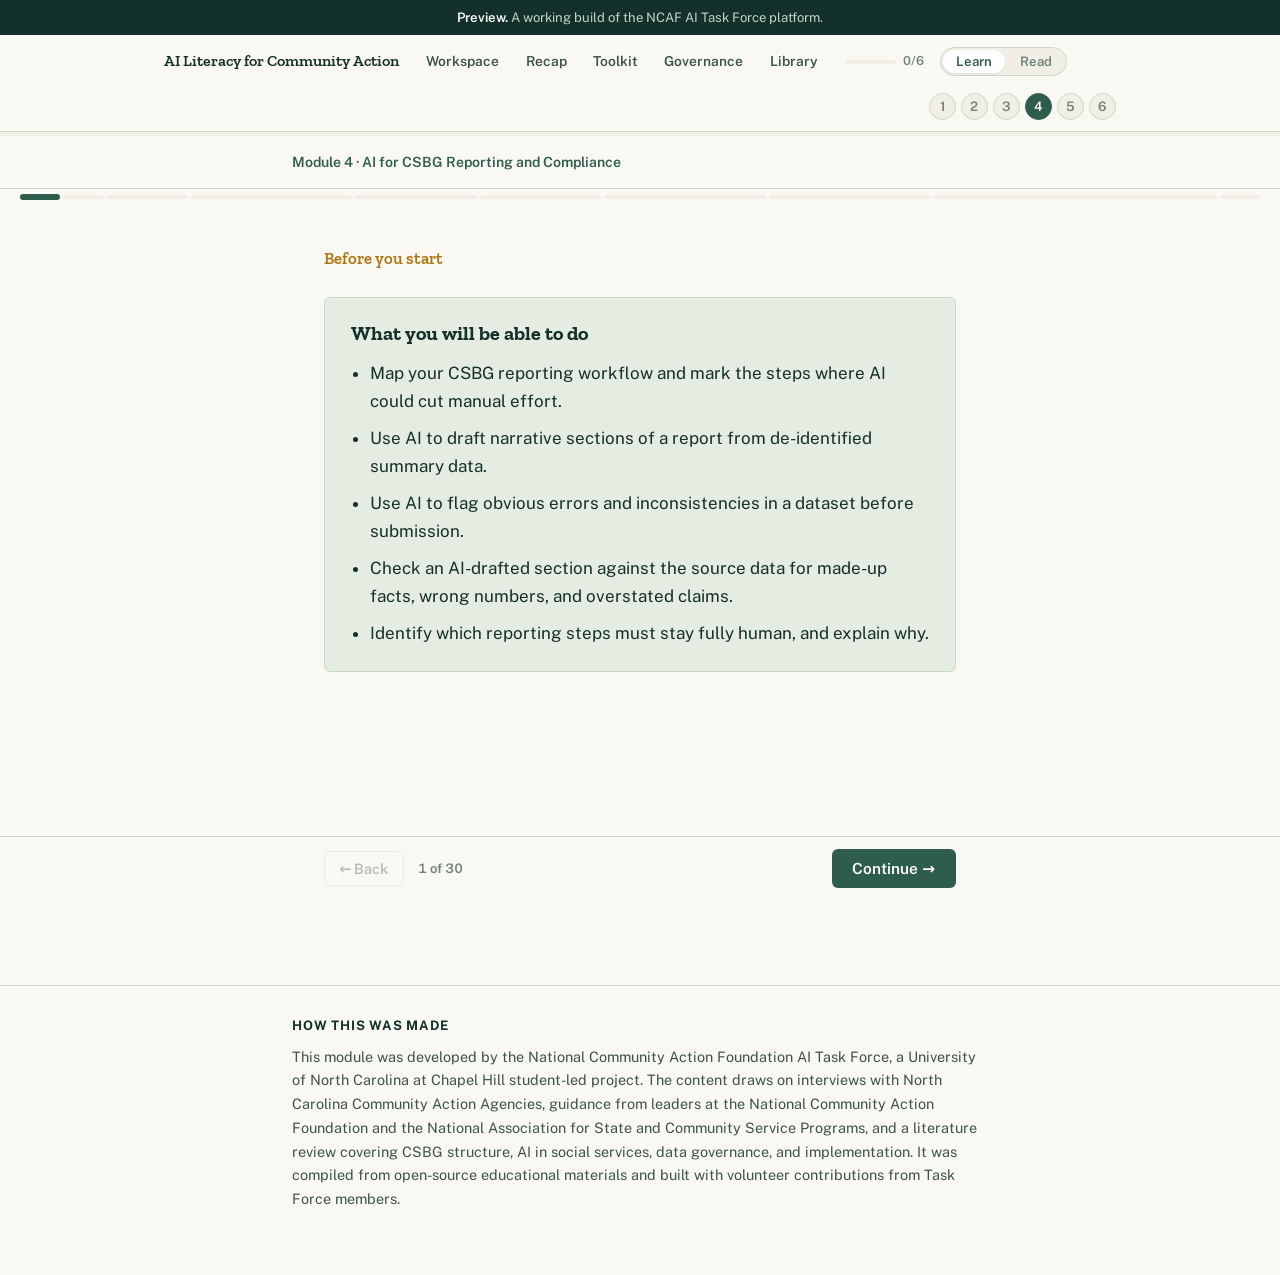
<file: src/module-4-reporting.html>
<!doctype html>
<html lang="en">
<head>
<meta charset="utf-8">
<meta name="viewport" content="width=device-width, initial-scale=1">
<title>Module 4 &middot; CSBG Reporting</title>
<meta name="description" content="Where AI helps with CSBG reporting, what it must never do, and how to check its work before anything reaches a funder.">
<link rel="preconnect" href="https://fonts.googleapis.com">
<link rel="preconnect" href="https://fonts.gstatic.com" crossorigin>
<link rel="stylesheet" href="https://fonts.googleapis.com/css2?family=Public+Sans:ital,wght@0,400;0,600;0,700;1,400&family=Zilla+Slab:wght@500;600;700&display=swap">
<link rel="stylesheet" href="assets/course.css">
</head>
<body>
<!--
  Module 4 is Meryem S. Golbasi's module. The content, structure and wording
  are hers. This file ports it into the shared site shell: common stylesheet,
  top navigation, Learn/Read card flow, feedback widget.

  Two things were built rather than ported, because the source was a static
  page and this one is interactive:
    - Part 5's error hunt is clickable rather than reveal-only. The errors and
      the data are hers; the per-error explanations were written here, because
      her reveal text sat behind a button and did not survive to the PDF.
    - The Assist Map is a fillable, saved table rather than a printed one.
  Both are flagged for her review.
-->

<div class="sticky-head">
  <div class="topbar" data-topbar></div>
  <div class="progress-track" aria-hidden="true"><div class="progress-fill"></div></div>
</div>

<header class="hero">
  <div class="wrap">
    <p class="kicker">Module 4 &middot; AI for CSBG Reporting and Compliance</p>
    <h1>Using AI for CSBG reporting, without sending errors to a funder</h1>
    <p class="lede">
      Reporting takes real hours, and much of it is repetitive. AI can take some of that weight off.
      It cannot certify a number, and it should never be the final signer on a compliance report.
      This module shows where AI helps, and how to check its work before anything reaches a funder.
    </p>
    <div class="meta-row">
      <span><strong>Module 4</strong> of six</span>
      <span>About <strong>30 minutes</strong></span>
      <span>Self-paced. <strong>Progress saved</strong> on this device.</span>
    </div>
  </div>
</header>

<main class="wrap">

  <div class="objectives">
    <h2>What you will be able to do</h2>
    <ul>
      <li>Map your CSBG reporting workflow and mark the steps where AI could cut manual effort.</li>
      <li>Use AI to draft narrative sections of a report from de-identified summary data.</li>
      <li>Use AI to flag obvious errors and inconsistencies in a dataset before submission.</li>
      <li>Check an AI-drafted section against the source data for made-up facts, wrong numbers, and overstated claims.</li>
      <li>Identify which reporting steps must stay fully human, and explain why.</li>
    </ul>
  </div>

  <section class="lesson" id="s0">
    <span class="section-num">First</span>
    <h2>Words used in this module</h2>
    <div class="table-scroll">
      <table class="data">
        <tbody>
          <tr><th style="width:12rem">CSBG</th><td>Community Services Block Grant. The federal funding that supports this work. It is administered by the HHS Office of Community Services (OCS).</td></tr>
          <tr><th>ROMA</th><td>Results Oriented Management and Accountability. The framework CAAs use to track and report outcomes.</td></tr>
          <tr><th>National Performance Indicators</th><td>Standard measures in the CSBG report that show what results the funding produced.</td></tr>
          <tr><th>PII</th><td>Personally identifiable information. Any detail that can identify a specific person, such as a name, address, birth date, or Social Security number. Small details can also combine to identify someone.</td></tr>
          <tr><th>De-identification</th><td>Removing or masking details so data cannot be traced back to a specific person.</td></tr>
        </tbody>
      </table>
    </div>
    <div class="done-row"><button class="done-btn" data-done="s0">Mark this part done</button></div>
  </section>

  <section class="lesson" id="s1">
    <span class="section-num">Part 1</span>
    <h2>Map your workflow before you add AI</h2>
    <p>
      You cannot decide where AI helps until you can see the whole reporting process laid out. Break
      the report into steps. For each step, note who does it, where the data comes from, and how long
      it takes. Only then mark the slow, repetitive steps where a tool might help.
    </p>
    <div class="model-card">
      <p>The repetitive steps are the candidates. The judgment steps are not.</p>
      <p>
        A data coordinator lists her quarterly steps: pull service counts from the case system, clean
        the spreadsheet, calculate outcome rates, write the narrative, and check totals. The slow
        parts are cleaning the spreadsheet and drafting the narrative. Those are where a tool might
        help. Calculating the official outcome rate is not, because that number goes straight into
        the report.
      </p>
    </div>
    <div class="done-row"><button class="done-btn" data-done="s1">Mark this part done</button></div>
  </section>

  <section class="lesson" id="s2">
    <span class="section-num">Part 2</span>
    <h2>Where AI helps, and where it must not</h2>

    <div class="isnot">
      <div class="col yes">
        <h4>What AI can help with</h4>
        <ul>
          <li>Draft a narrative section from summary numbers you provide</li>
          <li>Reword a rough paragraph into plain language</li>
          <li>Reformat notes into a consistent structure</li>
          <li>Scan a dataset for obvious errors, like blank fields, duplicate rows, or a percentage above 100</li>
        </ul>
      </div>
      <div class="col no">
        <h4>What AI should not do</h4>
        <ul>
          <li>Produce or certify the official numbers</li>
          <li>Decide what counts toward an indicator</li>
          <li>See raw client PII</li>
          <li>Be the final signer on a compliance report</li>
        </ul>
      </div>
    </div>

    <p data-card>
      AI is useful for first drafts and for spotting things a tired person misses. A reporting lead
      pastes a de-identified summary table into an AI tool and asks it to draft two paragraphs
      describing the quarter. She also asks it to list any rows where the numbers look inconsistent.
      She now has a starting point and two things to double-check.
    </p>

    <div class="model-card" data-card>
      <p>Aggregate, never infer.</p>
      <p style="margin-bottom:0">
        The shortest version of this whole part. AI may aggregate and pre-populate figures your
        agency already collected. It may not infer or fill in what is missing. A blank field gets
        flagged and chased &mdash; never estimated, however reasonable the estimate looks.
      </p>
    </div>

    <div class="risk" data-card>
      <h3>The wrong job for AI</h3>
      <p style="margin-bottom:0">
        An agency is tempted to let AI &ldquo;calculate our placement rate from the case notes.&rdquo;
        That is the wrong job for AI. The rate is an official figure, the case notes contain PII, and
        what counts as a placement is a judgment call tied to ROMA. Staff calculate the rate
        themselves from de-identified counts, using the agency's agreed definition.
      </p>
    </div>

    <div class="done-row"><button class="done-btn" data-done="s2">Mark this part done</button></div>
  </section>

  <section class="lesson" id="s3">
    <span class="section-num">Part 3</span>
    <h2>Feed it only de-identified summaries</h2>
    <p>
      Before any data goes into an AI tool, strip it down to counts and summaries with no PII. The
      tool should see &ldquo;240 households received energy assistance,&rdquo; not a list of names,
      addresses, or case IDs. If you cannot remove enough detail to make a person untraceable, the
      data does not go in the tool.
    </p>

    <div class="compare">
      <div class="ex weak">
        <span class="tag">Do not paste this</span>
        <span class="quote">A client roster with names, addresses, dates of birth, and case notes.</span>
      </div>
      <div class="ex strong">
        <span class="tag">Paste this instead</span>
        <span class="quote">
          A summary table: service type and the number of households or individuals for each. No
          names. No addresses. No dates of birth.
        </span>
      </div>
    </div>

    <div class="stopcheck" data-card>
      <p class="sc-label">Stop and check with a human</p>
      <p>
        Before any data enters an AI tool, confirm the input is de-identified summary data. No names,
        no addresses, no case IDs, no raw client records. If you cannot make a person untraceable,
        the data does not go in the tool.
      </p>
    </div>

    <div class="done-row"><button class="done-btn" data-done="s3">Mark this part done</button></div>
  </section>

  <section class="lesson" id="s4">
    <span class="section-num">Part 4</span>
    <h2>Always verify the output</h2>
    <p>
      AI writes confidently even when it is wrong. It can invent a number, change a real number, or
      state a claim the data does not support. This is often called a made-up fact, or a
      hallucination. Before you use any AI-drafted section, check every number against the source,
      cut anything the data does not support, and watch for framing that overstates results or leans
      on a stereotype about the people served.
    </p>
    <p>
      For example, an AI draft says the agency &ldquo;served a record number of families.&rdquo; The
      data does not show that. It is a comparison no one checked. Staff cut the claim and keep only
      what the numbers support.
    </p>

    <div class="stopcheck" data-card>
      <p class="sc-label">Stop and check with a human</p>
      <p>
        Before any number enters the submitted report, a person verifies each figure against the
        source data. AI does not certify numbers. A number that appears only in an AI draft is not
        confirmed until a human traces it to the source.
      </p>
    </div>

    <div class="stopcheck" data-card>
      <p class="sc-label">Stop and check with a human</p>
      <p>
        Before the report is submitted, a named person signs off that they reviewed every AI-assisted
        section against the source. AI output is never submission-ready on its own.
      </p>
    </div>

    <div class="done-row"><button class="done-btn" data-done="s4">Mark this part done</button></div>
  </section>

  <section class="lesson practice" id="s5">
    <span class="section-num">Part 5</span>
    <h2>Practice: catch the errors before submission</h2>
    <p>
      This exercise uses made-up data only. Rivertown Community Action is a fictional agency. All
      numbers are invented for practice. Here is the true data for the quarter.
    </p>

    <div class="table-scroll">
      <table class="data">
        <thead><tr><th>Measure</th><th style="text-align:right">Count</th></tr></thead>
        <tbody>
          <tr><td>Households served (Q2)</td><td style="text-align:right;font-variant-numeric:tabular-nums">412</td></tr>
          <tr><td>Individuals served (Q2)</td><td style="text-align:right;font-variant-numeric:tabular-nums">1,050</td></tr>
          <tr><td>Households receiving energy assistance</td><td style="text-align:right;font-variant-numeric:tabular-nums">240</td></tr>
          <tr><td>Individuals receiving a job training referral</td><td style="text-align:right;font-variant-numeric:tabular-nums">96</td></tr>
          <tr><td>Individuals who secured employment after training</td><td style="text-align:right;font-variant-numeric:tabular-nums">38</td></tr>
          <tr><td>Households receiving food assistance</td><td style="text-align:right;font-variant-numeric:tabular-nums">310</td></tr>
        </tbody>
      </table>
    </div>

    <div class="exercise" data-interaction="redact" data-card
         data-noun="caught"
         data-gate-hint="Find the errors before moving on"
         data-done-note="That is all four. Every one of them would have gone to the funder over someone&rsquo;s signature."
         >
      <h3 style="margin-top:0">Here is what the AI drafted from that table</h3>
      <p class="ex-prompt">
        Read it one sentence at a time and trace each number and claim back to the table.
        Click anything that does not hold up. There are four.
      </p>
      <div class="rx-text" data-redact-text>&ldquo;During Q2, Rivertown Community Action served 412 households, representing
<b data-pii="The table says 1,050 individuals. This is a changed number — the most dangerous kind, because it is plausible and specific.">1,500 individuals</b>.
Energy assistance reached 240 households. Our job training program achieved a
<b data-pii="38 of 96 is 39.6%, not 60%. Recalculate every rate from the source counts rather than trusting one you were handed.">60% placement rate</b>, and
<b data-pii="96 were referred. 38 secured employment. The draft has swapped an output for an outcome — and &lsquo;full-time&rsquo; appears nowhere in the data at all.">96 individuals secured full-time employment</b>.
<b data-pii="An unverified comparison. The table ranks nothing and covers no other services, so &lsquo;most-used&rsquo; is a claim the data cannot support — the same species of error as &lsquo;a record number of families&rsquo;.">Food assistance was the agency&rsquo;s most-used service</b>.&rdquo;</div>
    </div>

    <div class="horizon" data-card>
      <h3 style="margin-top:0">What the four have in common</h3>
      <p style="margin-bottom:0">
        One changed number, one wrong calculation, one output reported as an outcome, and one
        comparison with nothing behind it. None of them looks wrong. Every one of them reads as
        competent, specific, professional writing &mdash; which is exactly why the check has to be
        a routine rather than a feeling.
      </p>
    </div>

    <div class="done-row"><button class="done-btn" data-done="s5">Mark this part done</button></div>
  </section>

  <section class="lesson" id="s6">
    <span class="section-num">Part 6</span>
    <h2>Quick self-check</h2>
    <p>Three questions. Pick an answer to see whether it holds up.</p>

    <div class="quiz-q" data-answer="b">
      <p class="q">1. Who should certify the official numbers that go into a CSBG report?</p>
      <button class="option" data-opt="a">The AI tool, since it is fast</button>
      <button class="option" data-opt="b">A person who verified each number against the source data</button>
      <button class="option" data-opt="c">Whoever is closest to the deadline</button>
      <p class="feedback">Certification is an accountability act, not a clerical one. A number that exists only in an AI draft is unconfirmed until a person has traced it back to the source.</p>
    </div>

    <div class="quiz-q" data-answer="b">
      <p class="q">2. You want AI to help draft a report section. What can you safely paste in?</p>
      <button class="option" data-opt="a">The full client roster with names and addresses</button>
      <button class="option" data-opt="b">A de-identified summary table of counts</button>
      <button class="option" data-opt="c">Case notes, as long as you delete them afterward</button>
      <p class="feedback">Deleting afterward changes nothing &mdash; the data has already left your building. Counts and summaries carry everything a draft needs and identify nobody.</p>
    </div>

    <div class="quiz-q" data-answer="c">
      <p class="q">3. An AI draft says your agency &ldquo;served a record number of families.&rdquo; Your data does not show any comparison to past years. What do you do?</p>
      <button class="option" data-opt="a">Keep it, because it sounds strong</button>
      <button class="option" data-opt="b">Ask the AI whether it is true</button>
      <button class="option" data-opt="c">Cut it, because the data does not support the claim</button>
      <p class="feedback">Asking the tool to check itself is the trap &mdash; it has no separate verification step and will confirm its own claim. If the source does not show it, it does not go in.</p>
    </div>

    <div class="done-row"><button class="done-btn" data-done="s6">Mark this part done</button></div>
  </section>

  <section class="lesson" id="s7">
    <span class="section-num">Keep these</span>
    <h2>Your reporting toolkit</h2>
    <p>
      Two things to save and reuse every reporting cycle. The first shows where AI fits in your
      workflow. The second is the check you run before anything is submitted.
    </p>

    <div class="tool-point" data-card>
      <p class="tp-label">Keep these somewhere you will find them</p>
      <p>
        Both of these also live in the <a href="tools.html#output-check">Toolkit</a>, outside the
        module, so you can reach them in submission week without scrolling through a course.
      </p>
    </div>
    <h3 data-card>CSBG Reporting Assist Map</h3>
    <p>
      One row per step in your reporting workflow. The first rows are examples &mdash; replace them
      with your agency's real steps. This saves on your device, so it will be here next quarter.
    </p>
    <div class="exercise" data-interaction="assistmap"
         data-gate-hint="Fill in at least one step to continue">
      <span data-row="Pull service counts from case system|No|Contains PII|Yes|Never paste raw records into AI"></span>
      <span data-row="Clean and format the summary table|Partly|Reformat, spot blanks and duplicates|Yes|Human confirms counts are right"></span>
      <span data-row="Draft narrative section|Yes|First draft from de-identified summary|Yes|Verify every number against source"></span>
      <span data-row="Calculate official outcome rates|No|Judgment and compliance figure|Yes|Staff compute using agreed definitions"></span>
      <span data-row="Final review and submission|No|Accountability sits with a person|Yes|Named signer confirms checks were done"></span>
    </div>

    <h3 data-card>AI Output Check</h3>
    <p>
      Run this before any AI-assisted section is submitted. If any box cannot be checked, the section
      is not ready.
    </p>
    <div class="checklist">
      <label><input type="checkbox"> <span>Every number in the AI draft matches the source data.</span></label>
      <label><input type="checkbox"> <span>Every rate or percentage was recalculated from the source counts.</span></label>
      <label><input type="checkbox"> <span>No made-up facts. Nothing appears that the source does not support.</span></label>
      <label><input type="checkbox"> <span>No overstated or &ldquo;record-breaking&rdquo; claims that were not verified.</span></label>
      <label><input type="checkbox"> <span>No framing that leans on a stereotype about the people served.</span></label>
      <label><input type="checkbox"> <span>Only de-identified summary data was entered into the AI tool.</span></label>
      <label><input type="checkbox"> <span>A named person reviewed this section and is ready to sign off.</span></label>
    </div>
    <div class="prompt-box">
      <span class="label">Copy the check into your own notes</span>
      <span class="copy-target">AI Output Check — run before any AI-assisted section is submitted.
[ ] Every number in the AI draft matches the source data.
[ ] Every rate or percentage was recalculated from the source counts.
[ ] No made-up facts. Nothing appears that the source does not support.
[ ] No overstated or "record-breaking" claims that were not verified.
[ ] No framing that leans on a stereotype about the people served.
[ ] Only de-identified summary data was entered into the AI tool.
[ ] A named person reviewed this section and is ready to sign off.</span>
      <button class="copy-btn" aria-label="Copy the checklist" type="button">Copy</button>
    </div>

    <div class="done-row"><button class="done-btn" data-done="s7">Mark this part done</button></div>
  </section>

  <div class="takeaways">
    <h2>The five things that stick</h2>
    <ol>
      <li><strong>Map your workflow first.</strong> Hand AI the repetitive steps, not the judgment steps.</li>
      <li><strong>AI drafts and flags. People decide, certify, and sign off.</strong></li>
      <li><strong>Only de-identified summaries go into the tool.</strong> Never raw client records.</li>
      <li><strong>Trace every number back to the source</strong> before you trust it.</li>
      <li><strong>No AI-assisted section is submission-ready</strong> until a named person has checked it.</li>
    </ol>
  </div>

  <div class="next" data-next-module></div>

</main>

<details class="facilitator" data-editorial>
  <summary>For facilitators and editors &mdash; not part of the learner module</summary>
  <div class="wrap">
    <h3>Likely staff anxieties</h3>
    <p>
      <strong>&ldquo;What if AI sends an error to our funder?&rdquo;</strong> This is why verification
      is the core skill here, not an add-on. AI drafts and flags, but people check and certify. The
      AI Output Check catches errors more reliably than the all-manual process, where a tired person
      rereads their own work. Present the checklist as protection for the agency.
    </p>
    <p>
      <strong>&ldquo;Will this replace my job?&rdquo;</strong> Point to the Assist Map. Every row that
      matters still ends in a human sign-off. AI takes the repetitive parts. The judgment, the
      definitions, the funder relationships, and the accountability stay with staff. The tool does the
      typing; the person does the deciding. If staff are new to AI, do the Part 5 exercise together on
      a screen before anyone tries it alone.
    </p>

    <h3>Verify before this reaches real agencies</h3>
    <p>
      An AI ethics or data-privacy expert should confirm: the de-identification standard and which
      privacy law applies to the agency's data (HIPAA, state law, or funder rules, which vary); the
      CSBG report fields, ROMA indicators, and NPI definitions against current OCS or state guidance;
      and whether the specific AI tool staff use has a data agreement that permits even de-identified
      agency data. All figures and the agency &ldquo;Rivertown Community Action&rdquo; are synthetic.
    </p>
  </div>
</details>

<footer class="attrib">
  <div class="wrap">
    <h4>How this was made</h4>
    <p>
      This module was developed by the National Community Action Foundation AI Task Force, a
      University of North Carolina at Chapel Hill student-led project. The content draws on interviews
      with North Carolina Community Action Agencies, guidance from leaders at the National Community
      Action Foundation and the National Association for State and Community Service Programs, and a
      literature review covering CSBG structure, AI in social services, data governance, and
      implementation. It was compiled from open-source educational materials and built with volunteer
      contributions from Task Force members.
    </p>
  </div>
</footer>

<script src="assets/config.js"></script>
<script src="assets/mode.js"></script>
<script src="assets/draft-banner.js"></script>
<script src="assets/profile.js"></script>
<script src="assets/interactions.js"></script>
<script src="assets/course.js"></script>
<script src="assets/learn.js"></script>
<script src="assets/feedback.js" defer></script>
</body>
</html>
</file>
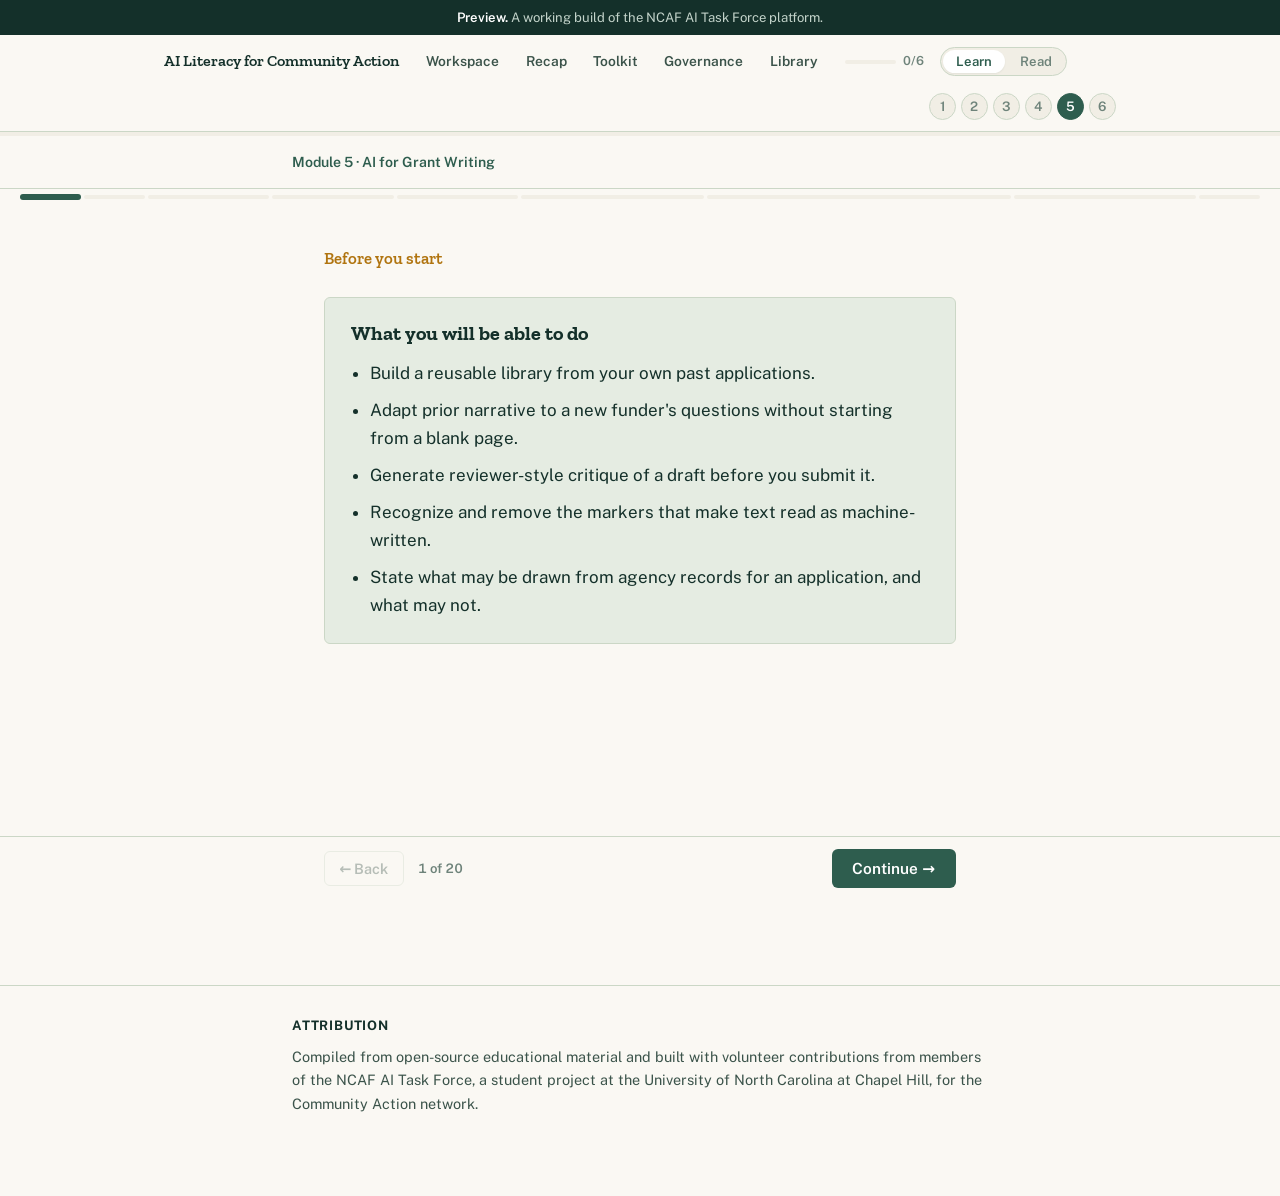
<file: src/module-5-grant-writing.html>
<!doctype html>
<html lang="en">
<head>
<meta charset="utf-8">
<meta name="viewport" content="width=device-width, initial-scale=1">
<title>Module 5 &middot; Grant Writing</title>
<meta name="description" content="Reusing your own past applications, generating reviewer-style critique, and removing the phrasing that gives away machine writing.">
<link rel="preconnect" href="https://fonts.googleapis.com">
<link rel="preconnect" href="https://fonts.gstatic.com" crossorigin>
<link rel="stylesheet" href="https://fonts.googleapis.com/css2?family=Public+Sans:ital,wght@0,400;0,600;0,700;1,400&family=Zilla+Slab:wght@500;600;700&display=swap">
<link rel="stylesheet" href="assets/course.css">
</head>
<body>

<div class="sticky-head">
  <div class="topbar" data-topbar></div>
  <div class="progress-track" aria-hidden="true"><div class="progress-fill"></div></div>
</div>

<header class="hero">
  <div class="wrap">
    <p class="kicker">Module 5 &middot; AI for Grant Writing</p>
    <h1>You have written this before.</h1>
    <p class="lede">
      Almost every answer a new funder wants exists somewhere in an application your agency already
      submitted. The job is adaptation, not invention &mdash; and that is the thing these tools are
      genuinely good at.
    </p>
    <div class="meta-row">
      <span><strong>Module 5</strong> of six</span>
      <span>About <strong>40 minutes</strong></span>
      <span>Self-paced. <strong>Progress saved</strong> on this device.</span>
    </div>
  </div>
</header>

<main class="wrap">

  <div class="objectives">
    <h2>What you will be able to do</h2>
    <ul>
      <li>Build a reusable library from your own past applications.</li>
      <li>Adapt prior narrative to a new funder's questions without starting from a blank page.</li>
      <li>Generate reviewer-style critique of a draft before you submit it.</li>
      <li>Recognize and remove the markers that make text read as machine-written.</li>
      <li>State what may be drawn from agency records for an application, and what may not.</li>
    </ul>
  </div>

  <section class="lesson" id="s1">
    <span class="section-num">Part 1</span>
    <h2>Why this is the safest use in the course</h2>
    <p>
      Grant writing has a property nothing else in this course has: <strong>there is no client data
      anywhere in it.</strong> A narrative describes your programs, your outcomes in aggregate, and
      your community. It is not client-facing, it does not touch a case record, and nobody's
      benefits depend on getting it right.
    </p>
    <p>
      It also targets a gap agencies name themselves. Some agencies treat grant-writing as a
      survival skill and say so plainly &mdash; one executive director credited internal
      grant-writing capacity as the single thing that made her agency effective compared to a
      better-funded one she had worked at. Others run near-total dependence on CSBG with a single
      person doing everything. That difference is a structural equity problem: <em>agencies with
      strong grant-writing capacity are more effective independent of how much need they face.</em>
    </p>
    <p>
      Across the national network, grant-writing talent has thinned for twenty years as skilled
      writers leave for better-paying employers, and positions sit vacant. Estimated current use of
      AI for grant writing is around one in ten of the more advanced agencies. There is a lot of
      room here.
    </p>

    <div class="done-row"><button class="done-btn" data-done="s1">Mark this part done</button></div>
  </section>

  <section class="lesson" id="s2">
    <span class="section-num">Part 2</span>
    <h2>Build the library first</h2>
    <p>
      Do this once and every future application gets faster. Collect into one folder:
    </p>
    <ul class="plain">
      <li><strong>Every application you have submitted in the last three years</strong> &mdash; especially the funded ones, but keep the rejections too; they contain good language that lost for other reasons.</li>
      <li><strong>Program descriptions.</strong> The paragraph that explains what your weatherization program actually does, written well, once.</li>
      <li><strong>Outcome tables.</strong> Aggregate figures, with the year and source noted beside each one.</li>
      <li><strong>Your CNA summary.</strong> The needs data, already gathered and already paid for.</li>
      <li><strong>Boilerplate.</strong> Agency history, governance structure, service area, tripartite board composition, audit status.</li>
      <li><strong>Any reviewer feedback you have ever received.</strong> Rare and extremely valuable.</li>
    </ul>

    <div class="horizon">
      <h3 data-card>Everything on that list is agency-authored and aggregate</h3>
      <p style="margin-bottom:0;">
        Which means the whole library is safe to work with. The one thing to watch: past
        applications sometimes contain a client success story with a real name. Strip those before
        the document goes anywhere &mdash; and check whether you had consent to use the story in the
        first place.
      </p>
    </div>

    <div class="done-row"><button class="done-btn" data-done="s2">Mark this part done</button></div>
  </section>

  <section class="lesson" id="s3">
    <span class="section-num">Part 3</span>
    <h2>Answering a new funder from old material</h2>
    <p>
      The core move. You have a question from a new application and a pile of things you have
      already written. You are asking for a translation, not a composition.
    </p>

    <div class="prompt-box">
      <span class="label">Copy this</span>
      <span class="copy-target">I'm the grants lead at a Community Action Agency in North Carolina. We're applying to a regional health foundation that funds work on social drivers of health.

Their question is: "Describe how your organization addresses the root causes of health inequity in the communities you serve, and how you measure impact." Limit 600 words.

Below is narrative from three of our past applications, plus our outcome table for the last two years. Draft an answer that:
- uses our actual programs and actual numbers, nothing invented
- leads with the connection between poverty and health outcomes, since that's this funder's framing
- keeps our voice — plain, concrete, not promotional
- marks with [CHECK] any place where you used a figure, so I can verify each one

If our material doesn't actually answer part of their question, say so instead of filling the gap. I'd rather know we have a weakness than submit something that papers over it.

[paste your past narrative and outcome table here]</span>
      <button class="copy-btn" aria-label="Copy this prompt" type="button">Copy</button>
    </div>

    <p>
      <span data-if="setup:">If you named a funder at setup, swap
      <b data-slot="derived.topFunder">that funder</b> into the second paragraph and run it on a
      real question of theirs.</span>
      Two instructions in there do most of the work. <strong>&ldquo;Mark with [CHECK] any place you
      used a figure&rdquo;</strong> hands you a verification checklist. <strong>&ldquo;If
      our material doesn't answer part of their question, say so&rdquo;</strong> stops it inventing
      a program you do not run &mdash; which it will otherwise do, fluently.
    </p>

    <div class="done-row"><button class="done-btn" data-done="s3">Mark this part done</button></div>
  </section>

  <section class="lesson" id="s4">
    <span class="section-num">Part 4</span>
    <h2>Reviewer mode</h2>
    <p>
      The most underused technique in this module, and it costs nothing. Before you submit, have the
      tool read your draft the way the panel will.
    </p>

    <div class="prompt-box">
      <span class="label">Copy this</span>
      <span class="copy-target">Act as a grant reviewer scoring this application against the funder's stated criteria, which I've pasted below the narrative. You are reading forty of these today and you are tired.

Tell me:
1. The weakest paragraph, and exactly why it's weak
2. Any claim I've made that I haven't backed with evidence
3. Any question a reviewer would have that this doesn't answer
4. Where I've said something generic that any agency could have written
5. What I'd need to add to move this from "fundable" to "funded"

Be blunt. I'd rather hear it from you than from a rejection letter.

[paste the funder's criteria, then your draft]</span>
      <button class="copy-btn" aria-label="Copy this prompt" type="button">Copy</button>
    </div>

    <p class="source-note">
      &ldquo;You are reading forty of these today and you are tired&rdquo; is not a joke. It
      produces noticeably harsher and more useful criticism than asking for a neutral review,
      because it matches the actual reading conditions.
    </p>

    <div class="done-row"><button class="done-btn" data-done="s4">Mark this part done</button></div>
  </section>

  <section class="lesson" id="s5">
    <span class="section-num">Part 5</span>
    <h2>Removing the tells</h2>
    <p>
      Reviewers increasingly recognize machine-written prose, and it costs you credibility even when
      the underlying application is strong. The markers are consistent and easy to remove once you
      can see them.
    </p>

    <div class="table-scroll">
      <table class="data">
        <thead><tr><th>The tell</th><th>What it looks like</th><th>The fix</th></tr></thead>
        <tbody>
          <tr>
            <td><strong>Not just X, but Y</strong></td>
            <td>&ldquo;This program provides not just housing assistance, but a pathway to stability.&rdquo;</td>
            <td>Pick one and say it. &ldquo;This program keeps families housed while they rebuild income.&rdquo;</td>
          </tr>
          <tr>
            <td><strong>Everything in threes</strong></td>
            <td>Every list has exactly three items, every sentence has three clauses.</td>
            <td>Vary it. Two items. Five. One.</td>
          </tr>
          <tr>
            <td><strong>Vocabulary tells</strong></td>
            <td>delve, leverage (as a verb), robust, landscape, tapestry, underscore, pivotal, holistic, testament to</td>
            <td>Say the plain word. &ldquo;Use,&rdquo; &ldquo;strong,&rdquo; &ldquo;field.&rdquo;</td>
          </tr>
          <tr>
            <td><strong>Uniform paragraphs</strong></td>
            <td>Every paragraph is four sentences and roughly the same length.</td>
            <td>Let one be a single sentence. Let another run long.</td>
          </tr>
          <tr>
            <td><strong>Enthusiasm with no number</strong></td>
            <td>&ldquo;We are deeply committed to transformative impact for the families we serve.&rdquo;</td>
            <td>&ldquo;Last year 41 households left the program above the poverty line and 34 were still above it a year later.&rdquo;</td>
          </tr>
          <tr>
            <td><strong>Hedged everything</strong></td>
            <td>&ldquo;may potentially help to support&rdquo;</td>
            <td>&ldquo;pays for.&rdquo;</td>
          </tr>
        </tbody>
      </table>
    </div>

    <div class="model-card">
      <p>The fix is almost always the same move.</p>
      <p>
        <strong>Replace a general claim with a figure from your own data.</strong> Machine-written
        prose is general because the machine does not know your numbers. You do. Every place you
        swap a confident abstraction for a specific local fact, the text stops sounding generated
        and starts sounding like the only agency that could have written it.
      </p>
    </div>

    <div class="done-row"><button class="done-btn" data-done="s5">Mark this part done</button></div>
  </section>

  <section class="lesson practice" id="s6">
    <span class="section-num">Part 6</span>
    <h2>Practice: rewrite this paragraph</h2>
    <p>Read it, find the tells, then see how many you caught.</p>

    <div class="ex weak" style="margin:1rem 0;">
      <span class="tag">The draft</span>
      <span class="quote">
        &ldquo;Our organization is deeply committed to not just addressing immediate needs, but
        fostering long-term self-sufficiency across the vibrant tapestry of communities we serve. By
        leveraging robust partnerships, holistic case management, and transformative workforce
        development, we underscore our dedication to meaningful outcomes. Our comprehensive approach
        is a testament to the pivotal role community action plays in the anti-poverty
        landscape.&rdquo;
      </span>
    </div>


    <div class="exercise" data-interaction="tells" data-card data-seed="Our organization is deeply committed to not just addressing immediate needs, but fostering long-term self-sufficiency across the vibrant tapestry of communities we serve. By leveraging robust partnerships, holistic case management, and transformative workforce development, we underscore our dedication to meaningful outcomes. Our comprehensive approach is a testament to the pivotal role community action plays in the anti-poverty landscape."
         data-gate-hint="Scan the paragraph to continue">
      <h3 style="margin-top:0">Scan it and see</h3>
      <p class="ex-prompt">
        The paragraph is already loaded. Hit scan. Then delete it, paste something you have actually
        submitted, and scan that.
      </p>
    </div>

    <p data-card>
      The count that matters is the second one. Markers are a symptom; <strong>the absence of
      numbers is the disease.</strong> Text with six figures in it and a couple of stray
      &ldquo;robust&rdquo;s reads as written by someone who knows the programme. Text with no figures
      and immaculate vocabulary reads as generated, because in a real sense it was &mdash; by
      something that did not have your data.
    </p>
    <button class="reveal-btn" data-reveal="rw" type="button">Show the rewrite</button>
    <div class="answer" id="rw">
      <p><strong>Eleven tells in three sentences:</strong> not-just-but, tapestry, vibrant, leveraging, robust, holistic, transformative, underscore, testament to, pivotal, landscape. And not a single number.</p>
      <div class="ex strong" style="margin:1rem 0;">
        <span class="tag">Rewritten</span>
        <span class="quote">
          &ldquo;We served 148 households last year across four counties. Most came to us for rent
          or utility help. What we actually do is keep working with them after that bill is paid
          &mdash; on a job, a credential, a budget &mdash; for as long as two years. Last year seven
          families finished above the federal poverty line. That number is smaller than we want, and
          it is the number we are asking you to help us change.&rdquo;
        </span>
      </div>
      <p>
        Shorter, specific, and it does something the original could not: it admits a weakness. Real
        numbers let you be honest, and honesty reads as credible to a reviewer who has spent all day
        being told about transformative impact.
      </p>
    </div>

    <div class="tool-point" data-card>
      <p class="tp-label">Use this on real work</p>
      <p>
        The <a href="tools.html#tells">AI-Tell Scanner</a> in the Toolkit takes a whole narrative
        rather than one paragraph. Run your next draft through it before you submit.
      </p>
    </div>
    <div class="done-row"><button class="done-btn" data-done="s6">Mark this part done</button></div>
  </section>

  <section class="lesson" id="s7">
    <span class="section-num">Part 7</span>
    <h2>Quick self-check</h2>

    <div class="quiz-q" data-answer="b">
      <p class="q">1. The AI gives you a compelling paragraph citing a national statistic about rural poverty. What do you do?</p>
      <button class="option" data-opt="a">Use it &mdash; national statistics are public record</button>
      <button class="option" data-opt="b">Find the actual source and verify the number, or cut the sentence</button>
      <button class="option" data-opt="c">Ask the AI which source it came from and cite that</button>
      <p class="feedback">Option C is the trap: it will happily produce a real-sounding report title, author and year that do not exist. If you cannot open the source yourself, the claim does not go in the application.</p>
    </div>

    <div class="quiz-q" data-answer="c">
      <p class="q">2. Which of these most reliably makes a narrative stop sounding machine-written?</p>
      <button class="option" data-opt="a">Asking it to write more casually</button>
      <button class="option" data-opt="b">Removing the word &ldquo;delve&rdquo;</button>
      <button class="option" data-opt="c">Replacing general claims with specific figures from your own data</button>
      <p class="feedback">Vocabulary swaps treat the symptom. The underlying cause is that the tool doesn't know your numbers, so it writes in generalities. Your data is the thing it cannot fake.</p>
    </div>

    <div class="quiz-q" data-answer="a">
      <p class="q">3. A past application contains a success story with a client's real first name and town. You're reusing it. What now?</p>
      <button class="option" data-opt="a">Strip the identifying detail, and check whether you had consent to use the story at all</button>
      <button class="option" data-opt="b">Keep it &mdash; it was already submitted once, so it's public</button>
      <button class="option" data-opt="c">Change only the name</button>
      <p class="feedback">Having submitted it before doesn't make it consented, and a first name plus a small town is identifying on its own. This is the one place client data sneaks into grant writing.</p>
    </div>

    <div class="done-row"><button class="done-btn" data-done="s7">Mark this part done</button></div>
  </section>

  <div class="takeaways">
    <h2>The five things that stick</h2>
    <ol>
      <li><strong>Start from what you have already written.</strong> The tool's job is adaptation, not invention &mdash; and invention is where it goes wrong.</li>
      <li><strong>Build the library once.</strong> Past applications, program descriptions, outcome tables, CNA summary, boilerplate. Every future deadline gets shorter.</li>
      <li><strong>Use reviewer mode before you submit.</strong> Ask for the weakest paragraph and the unanswered question. It costs nothing, and it is the only critic who will read your draft twice.</li>
      <li><strong>Every number and citation must trace to a document you hold.</strong> If you cannot open the source, cut the sentence.</li>
      <li><strong>The cure for machine-sounding prose is your own data.</strong> Swap a general claim for a local figure and the problem mostly disappears.</li>
    </ol>
  </div>

  <div class="next" data-next-module></div>

</main>

<footer class="attrib">
  <div class="wrap">
    <h4>Attribution</h4>
    <p>
      Compiled from open-source educational material and built with volunteer contributions from
      members of the NCAF AI Task Force, a student project at the University of North Carolina at
      Chapel Hill, for the Community Action network.
    </p>
    <p data-editorial>
      Grounded in interviews with North Carolina Community Action Agencies conducted through the NC
      DHHS Office of Economic Opportunity, and in guidance from the National Community Action
      Foundation on grant-writing capacity across the national network.
    </p>
  </div>
</footer>

<script src="assets/config.js"></script>
<script src="assets/mode.js"></script>
<script src="assets/draft-banner.js"></script>
<script src="assets/profile.js"></script>
<script src="assets/interactions.js"></script>
<script src="assets/course.js"></script>
<script src="assets/learn.js"></script>
<script src="assets/feedback.js" defer></script>
</body>
</html>
</file>
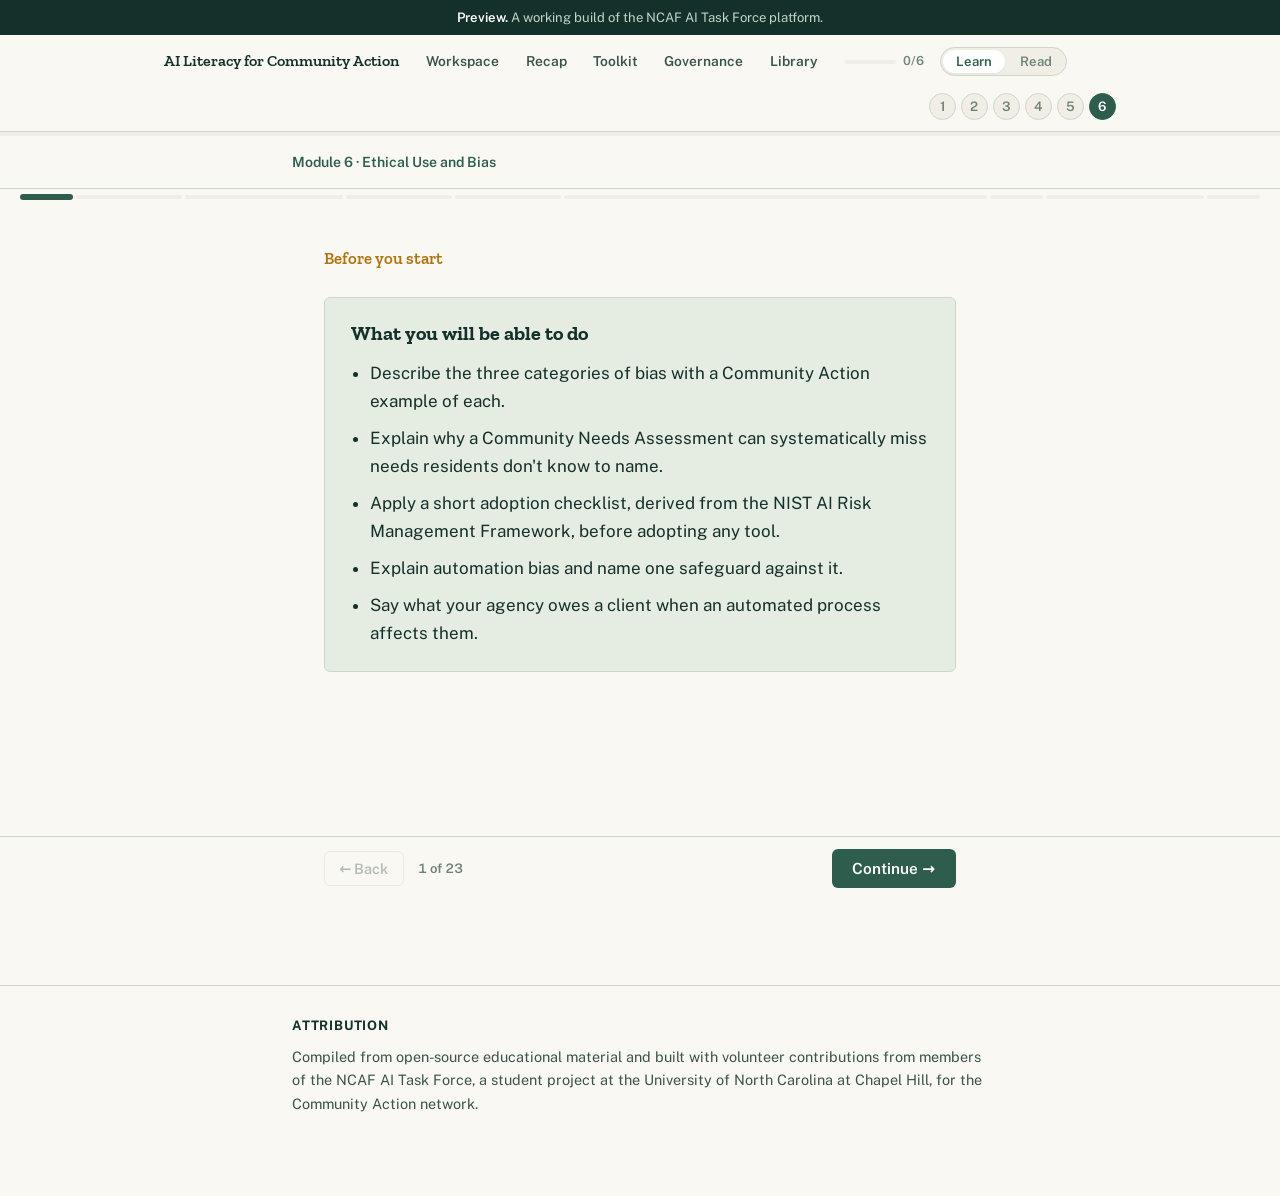
<file: src/module-6-ethics-bias.html>
<!doctype html>
<html lang="en">
<head>
<meta charset="utf-8">
<meta name="viewport" content="width=device-width, initial-scale=1">
<title>Module 6 &middot; Ethics and Bias</title>
<meta name="description" content="The three kinds of bias, what a needs assessment structurally cannot see, and a one-page adoption checklist sized for a five-person agency.">
<link rel="preconnect" href="https://fonts.googleapis.com">
<link rel="preconnect" href="https://fonts.gstatic.com" crossorigin>
<link rel="stylesheet" href="https://fonts.googleapis.com/css2?family=Public+Sans:ital,wght@0,400;0,600;0,700;1,400&family=Zilla+Slab:wght@500;600;700&display=swap">
<link rel="stylesheet" href="assets/course.css">
</head>
<body>

<div class="sticky-head">
  <div class="topbar" data-topbar></div>
  <div class="progress-track" aria-hidden="true"><div class="progress-fill"></div></div>
</div>

<header class="hero">
  <div class="wrap">
    <p class="kicker">Module 6 &middot; Ethical Use and Bias</p>
    <h1>Judge the tool before you adopt it.</h1>
    <p class="lede">
      Including the ones this course just recommended. By now you know enough to evaluate a claim
      about AI rather than accept one &mdash; so this module hands you the frame, and then turns it
      on our own advice.
    </p>
    <div class="meta-row">
      <span><strong>Module 6</strong> of six</span>
      <span>About <strong>40 minutes</strong></span>
      <span>Self-paced. <strong>Progress saved</strong> on this device.</span>
    </div>
  </div>
</header>

<main class="wrap">

  <div class="objectives">
    <h2>What you will be able to do</h2>
    <ul>
      <li>Describe the three categories of bias with a Community Action example of each.</li>
      <li>Explain why a Community Needs Assessment can systematically miss needs residents don't know to name.</li>
      <li>Apply a short adoption checklist, derived from the NIST AI Risk Management Framework, before adopting any tool.</li>
      <li>Explain automation bias and name one safeguard against it.</li>
      <li>Say what your agency owes a client when an automated process affects them.</li>
    </ul>
  </div>

  <section class="lesson" id="s1">
    <span class="section-num">Part 1</span>
    <h2>Three kinds of bias</h2>
    <p>
      The word &ldquo;bias&rdquo; covers three different failures, and they need different fixes.
      NIST separates them, and each one has a Community Action example close to hand.
    </p>

    <div class="evidence">
      <div class="row">
        <div class="who">Systemic</div>
        <div class="what">
          Built into the data, the process or the institution before any algorithm arrives. One NC
          agency discovered its own prior Community Needs Assessment had <strong>oversampled
          respondents well above the poverty guidelines</strong> &mdash; the opposite of what the
          assessment was for. No AI involved. The bias was in who answered the survey. An AI trained
          on that data would have inherited it perfectly.
        </div>
      </div>
      <div class="row">
        <div class="who">Computational and statistical</div>
        <div class="what">
          Arising from non-representative samples and systematic measurement error. The CSBG
          allocation formula runs on estimated poverty counts believed to undercount rural
          populations, an effect COVID worsened. Agencies have described being funded on a headcount
          that does not reflect who is actually there &mdash; and that arithmetic then persists for
          years.
        </div>
      </div>
      <div class="row">
        <div class="who">Human-cognitive</div>
        <div class="what">
          How people interpret and defer to system output. The one to watch here is
          <strong>automation bias</strong>: deferring to a recommendation because the system made it,
          even when you have full authority to overrule. It is the reason &ldquo;a human reviews
          it&rdquo; is not automatically a safeguard.
        </div>
      </div>
    </div>

    <p>
      AI does not usually invent bias. It <strong>inherits it and applies it faster, more
      consistently, and at larger scale</strong> &mdash; which turns a tendency into a pattern.
    </p>

    <div class="done-row"><button class="done-btn" data-done="s1">Mark this part done</button></div>
  </section>

  <section class="lesson" id="s2">
    <span class="section-num">Part 2</span>
    <h2>What a needs assessment cannot see</h2>
    <p>
      This is the most important idea in the module, and it limits what any bias-detection tool can
      do for you.
    </p>
    <p>
      In one western North Carolina service area, copper landlines are being discontinued ahead of
      the broadband buildout that was supposed to replace them. For elderly residents whose medical
      alert devices and heart monitors run on those lines, in places with poor cell coverage, this is
      an acute safety crisis. It surfaced within the last couple of years.
    </p>

    <div class="model-card">
      <p>It appeared nowhere in the prior Community Needs Assessment.</p>
      <p>
        Not because the assessment was careless. Because residents were not asked, and would not
        have raised it unprompted. As one agency leader put it: <em>if all you have ever had is
        cornbread, you don't know chocolate cake tastes good.</em> People cannot report the absence
        of something they have never had.
      </p>
    </div>

    <p>
      Now consider what a bias-audit tool could actually do with that assessment. It could compare
      respondent demographics against census figures and flag an under-represented group. Useful.
      But it could not have found the landline crisis, because <strong>the gap was not in who
      answered &mdash; it was in what was asked.</strong> No amount of demographic weighting
      surfaces a question nobody posed.
    </p>

    <div class="horizon">
      <h3 data-card>What this means practically</h3>
      <p style="margin-bottom:0;">
        A tool can tell you whose voices are thin in your sample. Only people &mdash; outreach
        workers, partners, residents in open conversation &mdash; can tell you what nobody thought
        to ask about. Treat an automated audit as one input, never as a clean bill of health.
      </p>
    </div>

    <div class="done-row"><button class="done-btn" data-done="s2">Mark this part done</button></div>
  </section>

  <section class="lesson" id="s3">
    <span class="section-num">Part 3</span>
    <h2>Allegheny County, in full</h2>
    <p>
      You met this case briefly in Module 1. It is worth the whole story, because every decision in
      it was defensible and the outcome was still bad. That is what makes it instructive rather than
      merely cautionary.
    </p>
    <p>
      Allegheny County, Pennsylvania built a screening tool to help child-welfare staff assess
      maltreatment risk in incoming referrals. The goal was sound: overloaded screeners making
      high-stakes judgments under time pressure.
    </p>
    <p>
      The problem is that child maltreatment is not directly measurable. There is no column in any
      database for it. So the designers used the closest available stand-ins &mdash;
      <strong>re-referral</strong> and <strong>foster-care placement</strong>. Reasonable proxies.
      Both correlate with the thing you care about.
    </p>

    <div class="risk">
      <h3 data-card>What those proxies quietly encoded</h3>
      <ul class="plain">
        <li><strong>Who gets reported in the first place.</strong> Re-referral measures contact with the reporting system, not harm. Families already under scrutiny generate more of it.</li>
        <li><strong>Who uses public services at all.</strong> The tool could only see data from residents who had touched public programs. Families wealthy enough to use private doctors, private therapists and private childcare were structurally close to invisible.</li>
        <li><strong>The result:</strong> a system that, in effect, conflated being poor with being a risk &mdash; not because anyone intended it, but because that is what the available data encoded.</li>
      </ul>
    </div>

    <p>
      Nobody in this story was careless or malicious. The failure happened at the moment a
      social problem was translated into something a computer could act on &mdash; and that
      translation is a <em>policy</em> decision, not a technical one.
    </p>

    <div class="done-row"><button class="done-btn" data-done="s3">Mark this part done</button></div>
  </section>

  <section class="lesson" id="s4">
    <span class="section-num">Part 4</span>
    <h2>Is &ldquo;a human reviews it&rdquo; a real safeguard?</h2>
    <p>
      Honestly: sometimes. It depends entirely on how the tool is built and introduced, and the
      research cuts both ways.
    </p>

    <div class="compare">
      <div class="ex strong">
        <span class="tag">When it works</span>
        <span class="quote">
          The reviewer has time, context the system lacks, an easy way to disagree, and no penalty
          for doing so. Overrides are recorded and looked at. Disagreement is treated as information
          about the tool, not as the reviewer being difficult.
        </span>
      </div>
      <div class="ex weak">
        <span class="tag">When it doesn't</span>
        <span class="quote">
          The recommendation appears first and anchors the judgment. Overriding takes extra clicks
          and a written justification. Throughput is measured. The reviewer is new, or tired, or
          handling forty cases. A signature at the bottom of a screen is not oversight.
        </span>
      </div>
    </div>

    <p>
      This is why the assistant / decider line from Module 1 matters so much. An assistive tool
      &mdash; one that helps a caseworker find the right rule in a policy manual &mdash; keeps the
      judgment with the person by design. That is the configuration with the strongest evidence
      behind it: a randomized trial found a 40 percent accuracy improvement, with the biggest gains
      on the hardest cases. The tool never decided anything.
    </p>

    <div class="done-row"><button class="done-btn" data-done="s4">Mark this part done</button></div>
  </section>

  <section class="lesson" id="s5">
    <span class="section-num">Part 5</span>
    <h2>The one-page checklist</h2>
    <p>
      The NIST AI Risk Management Framework is the reference standard &mdash; Govern, Map, Measure,
      Manage. It was built over eighteen months with more than 240 organizations, and not one of
      them was a three-person Community Action Agency. So here it is compressed to what an agency
      your size can actually do. Five questions. If you cannot answer all five, you are not ready to
      adopt the tool.
    </p>

    <div class="checklist">
      <h3 data-card>Before adopting any AI tool</h3>
      <label><input type="checkbox"> <span><strong>Who owns this?</strong> One named person answers for what it produces. Not &ldquo;the team&rdquo; &mdash; a name.</span></label>
      <label><input type="checkbox"> <span><strong>What may it touch, and what may it never touch?</strong> Written down, in one sentence each, before anyone uses it.</span></label>
      <label><input type="checkbox"> <span><strong>How will we know if it's wrong?</strong> A specific check somebody actually runs on a schedule &mdash; not &ldquo;we'll keep an eye on it.&rdquo;</span></label>
      <label><input type="checkbox"> <span><strong>What happens when it is wrong?</strong> Who is told, what gets corrected, and who talks to the client if one was affected.</span></label>
      <label><input type="checkbox"> <span><strong>Can the person using it overrule it without friction?</strong> If overriding is harder than agreeing, you have automation bias by design.</span></label>
    </div>


    <div class="exercise" data-interaction="checklist" data-card
         data-gate-hint="Judge all five before moving on">
      <h3 style="margin-top:0">Run it against a real pitch</h3>
      <p class="ex-prompt">
        Here is a vendor email of the kind agencies are already receiving. Read it, then take the
        five questions one at a time and decide whether this pitch actually answers each one.
      </p>

      <div class="ex weak" style="margin:1rem 0">
        <span class="tag">The pitch</span>
        <span class="quote">
          &ldquo;CaseFlow AI plugs straight into your existing intake and uses machine learning to
          surface the clients most at risk of disengaging, so your caseworkers can prioritise
          outreach. Our engagement-risk score is trained on over 4 million service records from
          agencies nationwide. Everything is reviewed by your staff before action is taken &mdash;
          the human is always in the loop. Enterprise-grade security, SOC 2 compliant, hosted in
          the cloud. Most partners are live in under two weeks. Happy to set up a demo!&rdquo;
        </span>
      </div>

      <div data-verdict="fail"
           data-q="1. Who owns this? Does the pitch name who at your agency would answer for what it produces?"
           data-why="No. &lsquo;Reviewed by your staff&rsquo; spreads responsibility across everyone, which means nobody. The checklist asks for a name, and a vendor cannot supply one — but a pitch that never raises the question is one that expects you not to."></div>

      <div data-verdict="fail"
           data-q="2. What may it touch, and what may it never touch? Is the data boundary stated?"
           data-why="No. &lsquo;Plugs straight into your existing intake&rsquo; is the opposite of a boundary — it means full access to client records by design. And in North Carolina, anything touching an approved data-entry system is an OEO approval question before it is a product question."></div>

      <div data-verdict="fail"
           data-q="3. How will we know if it is wrong? Is there any way to check the risk score?"
           data-why="No. &lsquo;Trained on 4 million records&rsquo; is a scale claim, not an accuracy claim, and says nothing about whether it works on your caseload. Ask what the error rate is for agencies like yours, and what happens to a client it scores wrongly."></div>

      <div data-verdict="fail"
           data-q="4. What happens when it is wrong? Who is told, what gets corrected, who talks to the client?"
           data-why="Not addressed. SOC 2 covers the vendor&rsquo;s security posture, not their liability for a bad recommendation. A client deprioritised by a wrong score never finds out it happened."></div>

      <div data-verdict="fail"
           data-q="5. Can the person using it overrule it without friction, and does anyone track how often they do?"
           data-why="The pitch asserts the human is always in the loop and offers no evidence that overriding is easy or recorded. A score presented first anchors the judgment — that is automation bias by design, and it is the single most common way &lsquo;human in the loop&rsquo; becomes a fig leaf."></div>
    </div>

    <div class="horizon" data-card>
      <h3 style="margin-top:0">Five for five</h3>
      <p style="margin-bottom:0">
        Nothing in that email is a lie, and the product may well work. But it answers none of the
        five questions, and it is built around exactly the use this course recommends against
        &mdash; a system that ranks people. The checklist did not need you to be technical. It
        needed you to notice what was missing.
      </p>
    </div>
    <div class="tool-point" data-card>
      <p class="tp-label">Keep this</p>
      <p>
        The five questions are in the <a href="tools.html">Toolkit</a> alongside the other tools, and
        the <a href="library.html">Library</a> lists the governance guidance this project is writing
        for agencies and for the state.
      </p>
    </div>
    <div class="horizon" data-card>
      <h3 style="margin-top:0">Three sources, not one</h3>
      <p>
        NIST is the one everyone cites, but two others matter more to a North Carolina agency in
        practice. The <strong>Future of Privacy Forum's Internal Policy Checklist</strong> turns
        principles into steps an organization can actually take &mdash; protect confidential data,
        train staff, update internal policy, review output for accuracy. And the
        <strong>North Carolina State Government Responsible Use of Artificial Intelligence
        Framework</strong>, updated August 2025, sets two hard requirements for state agencies: keep
        an inventory of AI tools in use, by whom and for what, and assess risk with NIST before
        deploying anything.
      </p>
      <p style="margin-bottom:0">
        <strong>Here is the catch. The state framework does not cover you.</strong> It applies to
        state agencies, and roughly 80 percent of Community Action Agencies are private nonprofits.
        So most CAAs sit outside the rule entirely &mdash; while holding the same sensitive client
        data and reporting into the same state and federal systems. Nobody is going to require the
        inventory of you. That is the argument for keeping one anyway.
      </p>
    </div>

    <h3 data-card>Questions for any vendor</h3>
    <ul class="plain">
      <li>Where does our data go, and which country is it stored in?</li>
      <li>Is anything we enter used to train your models? Can that be turned off in writing?</li>
      <li>Can we have our data deleted on request, and how long does that take?</li>
      <li>What happens to our data when the contract ends?</li>
      <li>Who is liable if the tool produces an error that affects a client?</li>
      <li>Has this been evaluated with organizations like ours, and can we see the results?</li>
    </ul>

    <div class="risk">
      <h3 data-card>The procurement trap</h3>
      <p style="margin-bottom:0;">
        When you buy a tool rather than build one, you can accidentally outsource a policy decision
        and never notice. What counts as a resolved case? What counts as a flagged risk? What is the
        threshold for &ldquo;at risk of falling out of the program&rdquo;? Those are <em>your</em>
        judgments, tied to your community and your mandate. A vendor who has already answered them
        inside a product has made them for you, and has made them the same way for every agency that
        buys it. Ask what definitions are baked in, and whether you can change them.
      </p>
    </div>

    <div class="done-row"><button class="done-btn" data-done="s5">Mark this part done</button></div>
  </section>

  <section class="lesson" id="s6">
    <span class="section-num">Part 6</span>
    <h2>Turning the frame on this course</h2>
    <p>
      Fair is fair. Here is where the advice in the preceding five modules is weakest.
    </p>
    <ul class="plain">
      <li>
        <strong>No study examines AI adoption in the CSBG network specifically.</strong> Every piece
        of evidence cited here comes from an adjacent setting &mdash; Spanish community social
        services, US child welfare, SNAP and Medicaid navigation, nonprofits generally. The
        translation to Community Action is reasoned, not demonstrated.
      </li>
      <li>
        <strong>We have not shown that time saved becomes client time.</strong> The whole case rests
        on hours saved on reporting going back into direct service. That substitution is assumed
        across this literature and has not been measured. It could just as easily absorb into other
        administrative work.
      </li>
      <li>
        <strong>Early enthusiasm fades.</strong> In the strongest pilot on record, tool usage
        declined over time without deliberate organizational effort to sustain it. If your agency
        adopts something after this course, plan for the ninety-day mark, not the first week.
      </li>
      <li>
        <strong>AI is not neutral for your clients.</strong> One agency director pointed out that AI
        and automation are already eliminating the entry-level manual jobs their participants depend
        on. A course telling agencies to adopt AI should say plainly that the same technology is
        reshaping the labour market those agencies exist to help people enter. Both things are true.
      </li>
    </ul>

    <div class="done-row"><button class="done-btn" data-done="s6">Mark this part done</button></div>
  </section>

  <section class="lesson" id="s7">
    <span class="section-num">Part 7</span>
    <h2>Quick self-check</h2>

    <div class="quiz-q" data-answer="c">
      <p class="q">1. A bias-audit tool reports your CNA sample matches county demographics closely. What does that tell you?</p>
      <button class="option" data-opt="a">The assessment is unbiased</button>
      <button class="option" data-opt="b">Nothing useful</button>
      <button class="option" data-opt="c">That who answered looks representative &mdash; it says nothing about what you failed to ask</button>
      <p class="feedback">The landline crisis was missed by a demographically fine assessment. Sample representativeness and question coverage are different problems, and only one of them is measurable this way.</p>
    </div>

    <div class="quiz-q" data-answer="b">
      <p class="q">2. What went wrong in the Allegheny County screening tool?</p>
      <button class="option" data-opt="a">The algorithm was poorly coded</button>
      <button class="option" data-opt="b">The proxies chosen for an unmeasurable outcome encoded who gets reported and who uses public services</button>
      <button class="option" data-opt="c">Staff ignored its recommendations</button>
      <p class="feedback">The code worked as designed. The failure was upstream, at the moment someone translated &ldquo;maltreatment risk&rdquo; into two measurable stand-ins &mdash; a policy choice that looked like a technical one.</p>
    </div>

    <div class="quiz-q" data-answer="a">
      <p class="q">3. Your vendor says a human always reviews the output, so bias isn't a concern. What's the follow-up question?</p>
      <button class="option" data-opt="a">Can that person disagree with it easily, and does anyone look at how often they do?</button>
      <button class="option" data-opt="b">How accurate is the model?</button>
      <button class="option" data-opt="c">How many humans review it?</button>
      <p class="feedback">Review is only a safeguard when overriding is genuinely easy and disagreement is tracked as information about the tool. If overriding takes extra steps and a written justification, you have automation bias built into the workflow.</p>
    </div>

    <div class="done-row"><button class="done-btn" data-done="s7">Mark this part done</button></div>
  </section>

  <div class="takeaways">
    <h2>The five things that stick</h2>
    <ol>
      <li><strong>AI rarely invents bias. It inherits it and scales it.</strong> Systemic, statistical and human-cognitive &mdash; and the third one is about you, not the machine.</li>
      <li><strong>A tool can show you who is missing from your data. It cannot show you what nobody asked about.</strong> That still takes people.</li>
      <li><strong>The Allegheny failure was a policy decision disguised as a technical one.</strong> Watch the moment a human problem gets translated into a measurable proxy.</li>
      <li><strong>Five questions before any tool:</strong> who owns it, what may it touch, how will we know it's wrong, what happens then, and can the user overrule it easily.</li>
      <li><strong>Hold the honest version.</strong> The evidence here is borrowed from adjacent fields, the time-savings-to-client-hours link is unproven, and the same technology is reshaping the job market your clients are trying to enter.</li>
    </ol>
  </div>

  <div class="next" data-next-module></div>

</main>

<footer class="attrib">
  <div class="wrap">
    <h4>Attribution</h4>
    <p>
      Compiled from open-source educational material and built with volunteer contributions from
      members of the NCAF AI Task Force, a student project at the University of North Carolina at
      Chapel Hill, for the Community Action network.
    </p>
    <p data-editorial>
      Research cited: the NIST AI Risk Management Framework; Levy, Chasalow and Riley on
      public-sector algorithm life cycles, including the Allegheny County Family Screening Tool;
      Virginia Eubanks, <em>Automating Inequality</em>; the Nava Public Benefit Corporation
      caseworker chatbot trial with Georgetown and Cornell; and interviews with North Carolina
      Community Action Agencies conducted through the NC DHHS Office of Economic Opportunity.
    </p>
  </div>
</footer>

<script src="assets/config.js"></script>
<script src="assets/mode.js"></script>
<script src="assets/draft-banner.js"></script>
<script src="assets/profile.js"></script>
<script src="assets/interactions.js"></script>
<script src="assets/course.js"></script>
<script src="assets/learn.js"></script>
<script src="assets/feedback.js" defer></script>
</body>
</html>
</file>
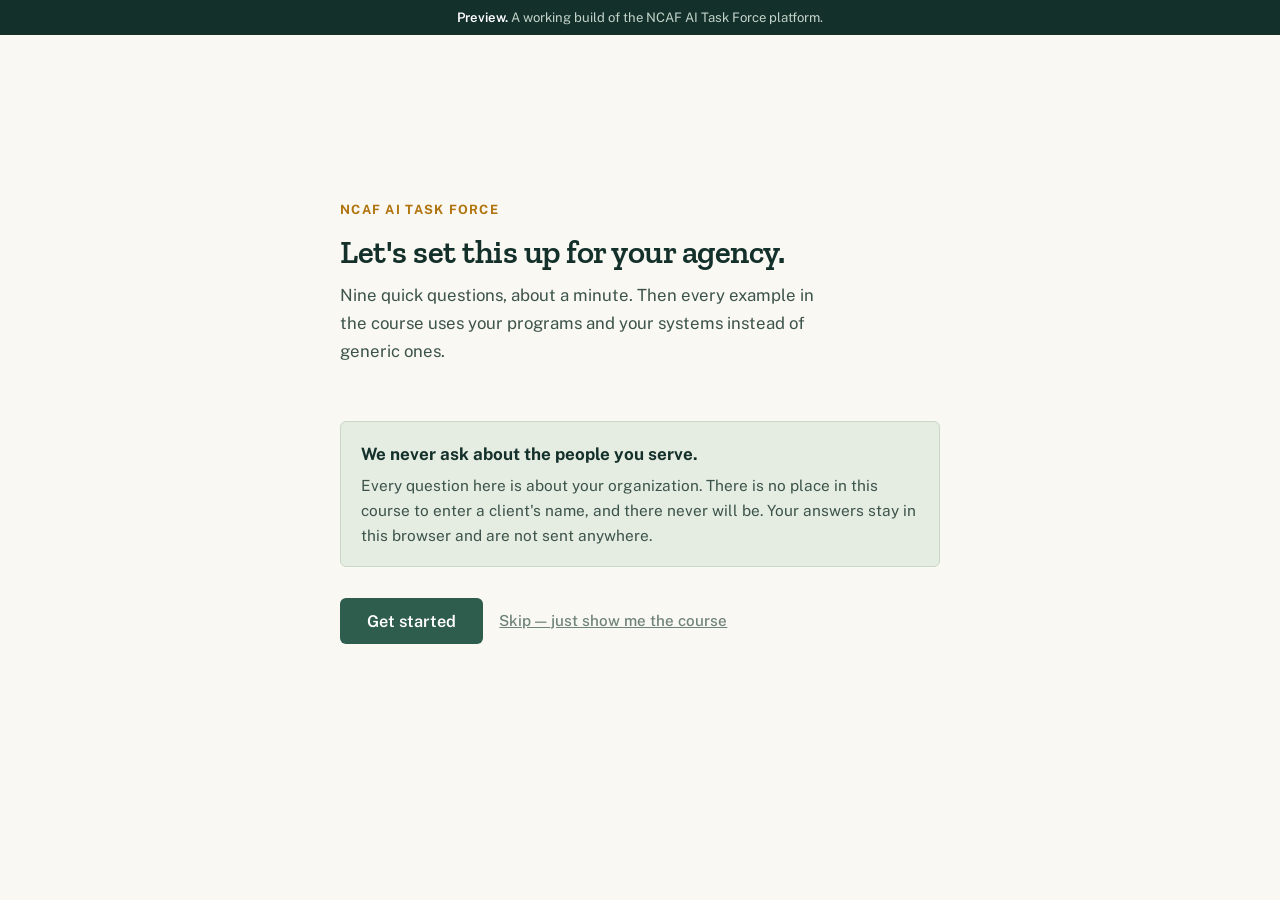
<file: src/setup.html>
<!doctype html>
<html lang="en">
<head>
<meta charset="utf-8">
<meta name="viewport" content="width=device-width, initial-scale=1">
<title>Set up your course</title>
<meta name="description" content="Nine quick questions so the course uses your agency's programs, systems and counties instead of generic examples.">
<link rel="preconnect" href="https://fonts.googleapis.com">
<link rel="preconnect" href="https://fonts.gstatic.com" crossorigin>
<link rel="stylesheet" href="https://fonts.googleapis.com/css2?family=Public+Sans:ital,wght@0,400;0,600;0,700;1,400&family=Zilla+Slab:wght@500;600;700&display=swap">
<link rel="stylesheet" href="assets/course.css">
</head>
<body>

<div class="intake">
  <div class="intake-top">
    <button class="back-btn" id="backBtn" type="button" disabled>&larr; Back</button>
    <div class="dots" id="dots"></div>
  </div>

  <!-- 0 -->
  <div class="step" data-step="0">
    <p class="eyebrow">NCAF AI Task Force</p>
    <h2>Let's set this up for your agency.</h2>
    <p class="sub">
      Nine quick questions, about a minute. Then every example in the course uses your programs and
      your systems instead of generic ones.
    </p>
    <div class="promise">
      <strong>We never ask about the people you serve.</strong>
      <p>
        Every question here is about your organization. There is no place in this course to enter a
        client's name, and there never will be. Your answers stay in this browser and are not sent
        anywhere.
      </p>
    </div>
    <div class="step-actions">
      <button class="cta" data-next type="button">Get started</button>
      <a class="skip" href="index.html">Skip &mdash; just show me the course</a>
    </div>
  </div>

  <!-- 1 -->
  <div class="step" data-step="1">
    <p class="eyebrow">Question 1 of 10</p>
    <h2>What should we call your agency?</h2>
    <p class="sub">However you'd say it out loud is fine.</p>
    <input class="field" id="qName" type="text" placeholder="Mountain Projects" autocomplete="organization">
    <div class="step-actions"><button class="cta" data-next type="button">Continue</button></div>
  </div>

  <!-- 2 -->
  <div class="step" data-step="2">
    <p class="eyebrow">Question 2 of 10</p>
    <h2>Which counties do you serve?</h2>
    <p class="sub">Separate them with commas.</p>
    <input class="field" id="qCounties" type="text" placeholder="Haywood, Jackson">
    <p class="whyask">
      Used to put your own service area into examples &mdash; including one that shows how
      convincingly an AI tool will invent a statistic about it.
    </p>
    <div class="step-actions">
      <button class="cta" data-next type="button">Continue</button>
      <button class="skip" data-next type="button">Skip</button>
    </div>
  </div>

  <!-- 3 -->
  <div class="step" data-step="3">
    <p class="eyebrow">Question 3 of 10</p>
    <h2>How many people work there?</h2>
    <p class="sub">Roughly &mdash; across all programs.</p>
    <div class="choices" data-single="org.staffBand">
      <button class="choice" type="button" data-val="1-5"><span class="mark"></span><span><span class="lbl">1 to 5</span><span class="hint">Everyone wears several hats</span></span></button>
      <button class="choice" type="button" data-val="6-15"><span class="mark"></span><span><span class="lbl">6 to 15</span><span class="hint">Some role separation</span></span></button>
      <button class="choice" type="button" data-val="16-50"><span class="mark"></span><span><span class="lbl">16 to 50</span><span class="hint">Distinct program teams</span></span></button>
      <button class="choice" type="button" data-val="50+"><span class="mark"></span><span><span class="lbl">More than 50</span><span class="hint">Multiple departments</span></span></button>
    </div>
  </div>

  <!-- 4 -->
  <div class="step" data-step="4">
    <p class="eyebrow">Question 4 of 10</p>
    <h2>How do people get help from you?</h2>
    <div class="choices" data-single="org.model">
      <button class="choice" type="button" data-val="direct"><span class="mark"></span><span><span class="lbl">We serve them directly</span><span class="hint">We deliver the assistance ourselves</span></span></button>
      <button class="choice" type="button" data-val="referral"><span class="mark"></span><span><span class="lbl">We refer them out</span><span class="hint">Information and referral; partners deliver</span></span></button>
      <button class="choice" type="button" data-val="mixed"><span class="mark"></span><span><span class="lbl">Some of both</span><span class="hint">Direct in some programs, referral in others</span></span></button>
    </div>
    <p class="whyask">
      This changes a lot. Referral-only agencies face a different set of AI risks, so several
      scenarios swap out entirely based on this answer.
    </p>
  </div>

  <!-- 5 -->
  <div class="step" data-step="5">
    <p class="eyebrow">Question 5 of 10</p>
    <h2>Which programs do you run?</h2>
    <p class="sub">Pick all that apply.</p>
    <div class="chips" data-multi="org.programs">
      <button class="chip-btn" type="button" data-val="CSBG">CSBG</button>
      <button class="chip-btn" type="button" data-val="HeadStart">Head Start</button>
      <button class="chip-btn" type="button" data-val="WIOA">WIOA</button>
      <button class="chip-btn" type="button" data-val="LIHEAP/WAP">LIHEAP / Weatherization</button>
      <button class="chip-btn" type="button" data-val="HUD">Section 8 / HUD</button>
      <button class="chip-btn" type="button" data-val="Food">Food assistance</button>
      <button class="chip-btn" type="button" data-val="Transit">Transportation</button>
      <button class="chip-btn" type="button" data-val="Housing">Housing / homelessness</button>
    </div>
    <div class="step-actions"><button class="cta" data-next type="button">Continue</button></div>
  </div>

  <!-- 6 -->
  <div class="step" data-step="6">
    <p class="eyebrow">Question 6 of 10</p>
    <h2>What do you use to track clients?</h2>
    <div class="choices" data-single="systems.caseManagement">
      <button class="choice" type="button" data-val="CARDS"><span class="mark"></span><span><span class="lbl">CARDS</span><span class="hint">The state-built system</span></span></button>
      <button class="choice" type="button" data-val="Cap60"><span class="mark"></span><span><span class="lbl">Cap60</span></span></button>
      <button class="choice" type="button" data-val="other"><span class="mark"></span><span><span class="lbl">Something else</span></span></button>
      <button class="choice" type="button" data-val="none"><span class="mark"></span><span><span class="lbl">Spreadsheets and paper</span></span></button>
      <button class="choice" type="button" data-val="unsure"><span class="mark"></span><span><span class="lbl">Not sure</span><span class="hint">Perfectly common answer</span></span></button>
    </div>
  </div>

  <!-- 7 -->
  <div class="step" data-step="7">
    <p class="eyebrow">Question 7 of 10</p>
    <h2>Is anyone there using AI today?</h2>
    <div class="choices" data-single="systems.aiAccount">
      <button class="choice" type="button" data-val="none"><span class="mark"></span><span><span class="lbl">Not that I know of</span></span></button>
      <button class="choice" type="button" data-val="personal-unpaid"><span class="mark"></span><span><span class="lbl">A few people, on their own unpaid accounts</span></span></button>
      <button class="choice" type="button" data-val="paid-individual"><span class="mark"></span><span><span class="lbl">Some staff pay for their own</span></span></button>
      <button class="choice" type="button" data-val="org-account"><span class="mark"></span><span><span class="lbl">The agency pays for accounts</span></span></button>
      <button class="choice" type="button" data-val="unsure"><span class="mark"></span><span><span class="lbl">Honestly, not sure</span></span></button>
    </div>
    <p class="whyask">
      No wrong answer, and nothing here is reported anywhere. Most agencies land on one of the
      middle two, which is exactly the situation Module 3 is written for.
    </p>
  </div>

  <!-- 8 -->
  <div class="step" data-step="8">
    <p class="eyebrow">Question 8 of 10</p>
    <h2>What eats the most time?</h2>
    <p class="sub">The thing you'd hand off tomorrow if you could.</p>
    <textarea class="field" id="qPain" placeholder="Pulling the annual report together — it takes weeks and it's our smallest grant."></textarea>
    <div class="step-actions">
      <button class="cta" data-next type="button">Continue</button>
      <button class="skip" data-next type="button">Skip</button>
    </div>
  </div>

  <!-- 9 -->
  <div class="step" data-step="9">
    <p class="eyebrow">Question 9 of 10</p>
    <h2>Who else funds you, besides CSBG?</h2>
    <p class="sub">Comma-separated. Used in the grant-writing module.</p>
    <input class="field" id="qFunders" type="text" placeholder="Dogwood Health Trust, United Way">
    <div class="step-actions">
      <button class="cta" data-next type="button">Build my course</button>
      <button class="skip" data-next type="button">Skip</button>
    </div>
  </div>


  <!-- 10 -->
  <div class="step" data-step="10">
    <p class="eyebrow">Last one</p>
    <h2>Who signs off on AI-assisted work?</h2>
    <p class="sub">
      One named person &mdash; usually the executive director. If nobody holds this yet, say so and
      we will treat it as the first thing to fix.
    </p>
    <input class="field" id="qAccountable" type="text" placeholder="Dawn Cheek, Executive Director">
    <p class="whyask">
      This is the second of seven governance guardrails, and the one agencies most often skip.
      Accountability spread across everyone is accountability nobody holds. It stays on this device.
    </p>
    <div class="step-actions">
      <button class="cta" data-next type="button">Build my course</button>
      <button class="skip" data-next type="button">We haven't decided yet</button>
    </div>
  </div>

  <!-- 11 -->
  <div class="step" data-step="11">
    <div class="building">
      <h2 id="buildTitle">Setting things up&hellip;</h2>
      <div class="bar"><i id="buildBar"></i></div>
      <p class="log" id="buildLog"></p>
    </div>
  </div>
</div>

<script src="assets/config.js"></script>
<script src="assets/mode.js"></script>
<script src="assets/draft-banner.js"></script>
<script src="assets/profile.js"></script>
<script src="assets/feedback.js" defer></script>
<script>
(function () {
  "use strict";

  var P = Tailor.profile;
  var steps = Array.prototype.slice.call(document.querySelectorAll(".step"));
  var LAST_Q = 10;
  var cur = 0;

  var dotsEl = document.getElementById("dots");
  for (var i = 1; i <= LAST_Q; i++) dotsEl.appendChild(document.createElement("i")).className = "dot";

  function paint() {
    steps.forEach(function (s) {
      s.classList.toggle("is-active", Number(s.getAttribute("data-step")) === cur);
    });
    Array.prototype.forEach.call(dotsEl.children, function (d, idx) {
      var n = idx + 1;
      d.className = "dot" + (n < cur ? " done" : n === cur ? " now" : "");
    });
    dotsEl.hidden = cur === 0 || cur > LAST_Q;
    document.getElementById("backBtn").disabled = cur === 0 || cur > LAST_Q;
    var f = steps[cur] && steps[cur].querySelector(".field");
    if (f) setTimeout(function () { f.focus(); }, 80);
  }

  function go(n) { cur = n; if (cur > LAST_Q) return build(); paint(); }

  document.getElementById("backBtn").addEventListener("click", function () { go(Math.max(0, cur - 1)); });

  Array.prototype.forEach.call(document.querySelectorAll("[data-next]"), function (b) {
    b.addEventListener("click", function () { collect(); go(cur + 1); });
  });
  Array.prototype.forEach.call(document.querySelectorAll("input.field"), function (inp) {
    inp.addEventListener("keydown", function (e) {
      if (e.key === "Enter") { e.preventDefault(); collect(); go(cur + 1); }
    });
  });

  /* Single-select auto-advances after a short beat — this is most of what makes
     these flows feel quick rather than form-like. */
  Array.prototype.forEach.call(document.querySelectorAll("[data-single]"), function (g) {
    var path = g.getAttribute("data-single");
    Array.prototype.forEach.call(g.querySelectorAll(".choice"), function (btn) {
      btn.addEventListener("click", function () {
        Array.prototype.forEach.call(g.querySelectorAll(".choice"), function (b) { b.classList.remove("on"); });
        btn.classList.add("on");
        setIn(path, btn.getAttribute("data-val"));
        setTimeout(function () { go(cur + 1); }, 220);
      });
    });
  });

  Array.prototype.forEach.call(document.querySelectorAll("[data-multi]"), function (g) {
    var path = g.getAttribute("data-multi");
    Array.prototype.forEach.call(g.querySelectorAll(".chip-btn"), function (btn) {
      btn.addEventListener("click", function () {
        btn.classList.toggle("on");
        var vals = [];
        Array.prototype.forEach.call(g.querySelectorAll(".chip-btn.on"), function (b) { vals.push(b.getAttribute("data-val")); });
        setIn(path, vals);
      });
    });
  });

  function setIn(path, val) {
    var patch = {}, ks = path.split("."), node = patch;
    for (var i = 0; i < ks.length - 1; i++) node = node[ks[i]] = {};
    node[ks[ks.length - 1]] = val;
    Tailor.set(patch);
  }

  function list(s) { return (s || "").split(",").map(function (x) { return x.trim(); }).filter(Boolean); }

  function collect() {
    var n = document.getElementById("qName").value.trim();
    Tailor.set({
      org: { name: n || P.org.name, counties: list(document.getElementById("qCounties").value) },
      work: { painPoint: document.getElementById("qPain").value.trim() },
      funders: list(document.getElementById("qFunders").value),
      people: { accountable: document.getElementById("qAccountable").value.trim() }
    });
  }

  function prefill() {
    document.getElementById("qName").value = P.org.name || "";
    document.getElementById("qCounties").value = (P.org.counties || []).join(", ");
    document.getElementById("qPain").value = P.work.painPoint || "";
    document.getElementById("qFunders").value = (P.funders || []).join(", ");
    document.getElementById("qAccountable").value = (P.people && P.people.accountable) || "";
    Array.prototype.forEach.call(document.querySelectorAll("[data-single]"), function (g) {
      var v = g.getAttribute("data-single").split(".").reduce(function (o, k) { return o ? o[k] : null; }, P);
      Array.prototype.forEach.call(g.querySelectorAll(".choice"), function (b) {
        b.classList.toggle("on", b.getAttribute("data-val") === v);
      });
    });
    Array.prototype.forEach.call(document.querySelectorAll("[data-multi]"), function (g) {
      var arr = g.getAttribute("data-multi").split(".").reduce(function (o, k) { return o ? o[k] : null; }, P) || [];
      Array.prototype.forEach.call(g.querySelectorAll(".chip-btn"), function (b) {
        b.classList.toggle("on", arr.indexOf(b.getAttribute("data-val")) !== -1);
      });
    });
  }

  /* The build beat. Theatre, but it makes the tailoring legible instead of
     invisible — and it names what was actually adapted. Under three seconds. */
  function build() {
    collect();
    steps.forEach(function (s) { s.classList.toggle("is-active", s.getAttribute("data-step") === "11"); });
    dotsEl.hidden = true;
    document.getElementById("backBtn").disabled = true;

    var name = P.org.name || "your agency";
    document.getElementById("buildTitle").textContent = "Building " + name + "'s course…";

    var lines = [
      "Matching examples to your programs",
      (P.systems.caseManagement && P.systems.caseManagement !== "unsure")
        ? "Noting your " + P.systems.caseManagement + " constraints"
        : "Setting up your systems guidance",
      P.org.model === "referral" ? "Swapping in referral-model scenarios" : "Selecting reporting scenarios",
      P.people && P.people.accountable ? "Noting " + P.people.accountable + " as your sign-off" : "Flagging the sign-off question",
      "Laying out six modules"
    ];

    var bar = document.getElementById("buildBar");
    var log = document.getElementById("buildLog");
    var n = 0;
    (function tick() {
      if (n >= lines.length) {
        bar.style.width = "100%";
        log.textContent = "Ready.";
        setTimeout(function () { location.href = "index.html"; }, 600);
        return;
      }
      log.textContent = lines[n];
      bar.style.width = Math.round(((n + 1) / lines.length) * 92) + "%";
      n++;
      setTimeout(tick, 600);
    })();
  }

  prefill();
  paint();
})();
</script>
</body>
</html>
</file>
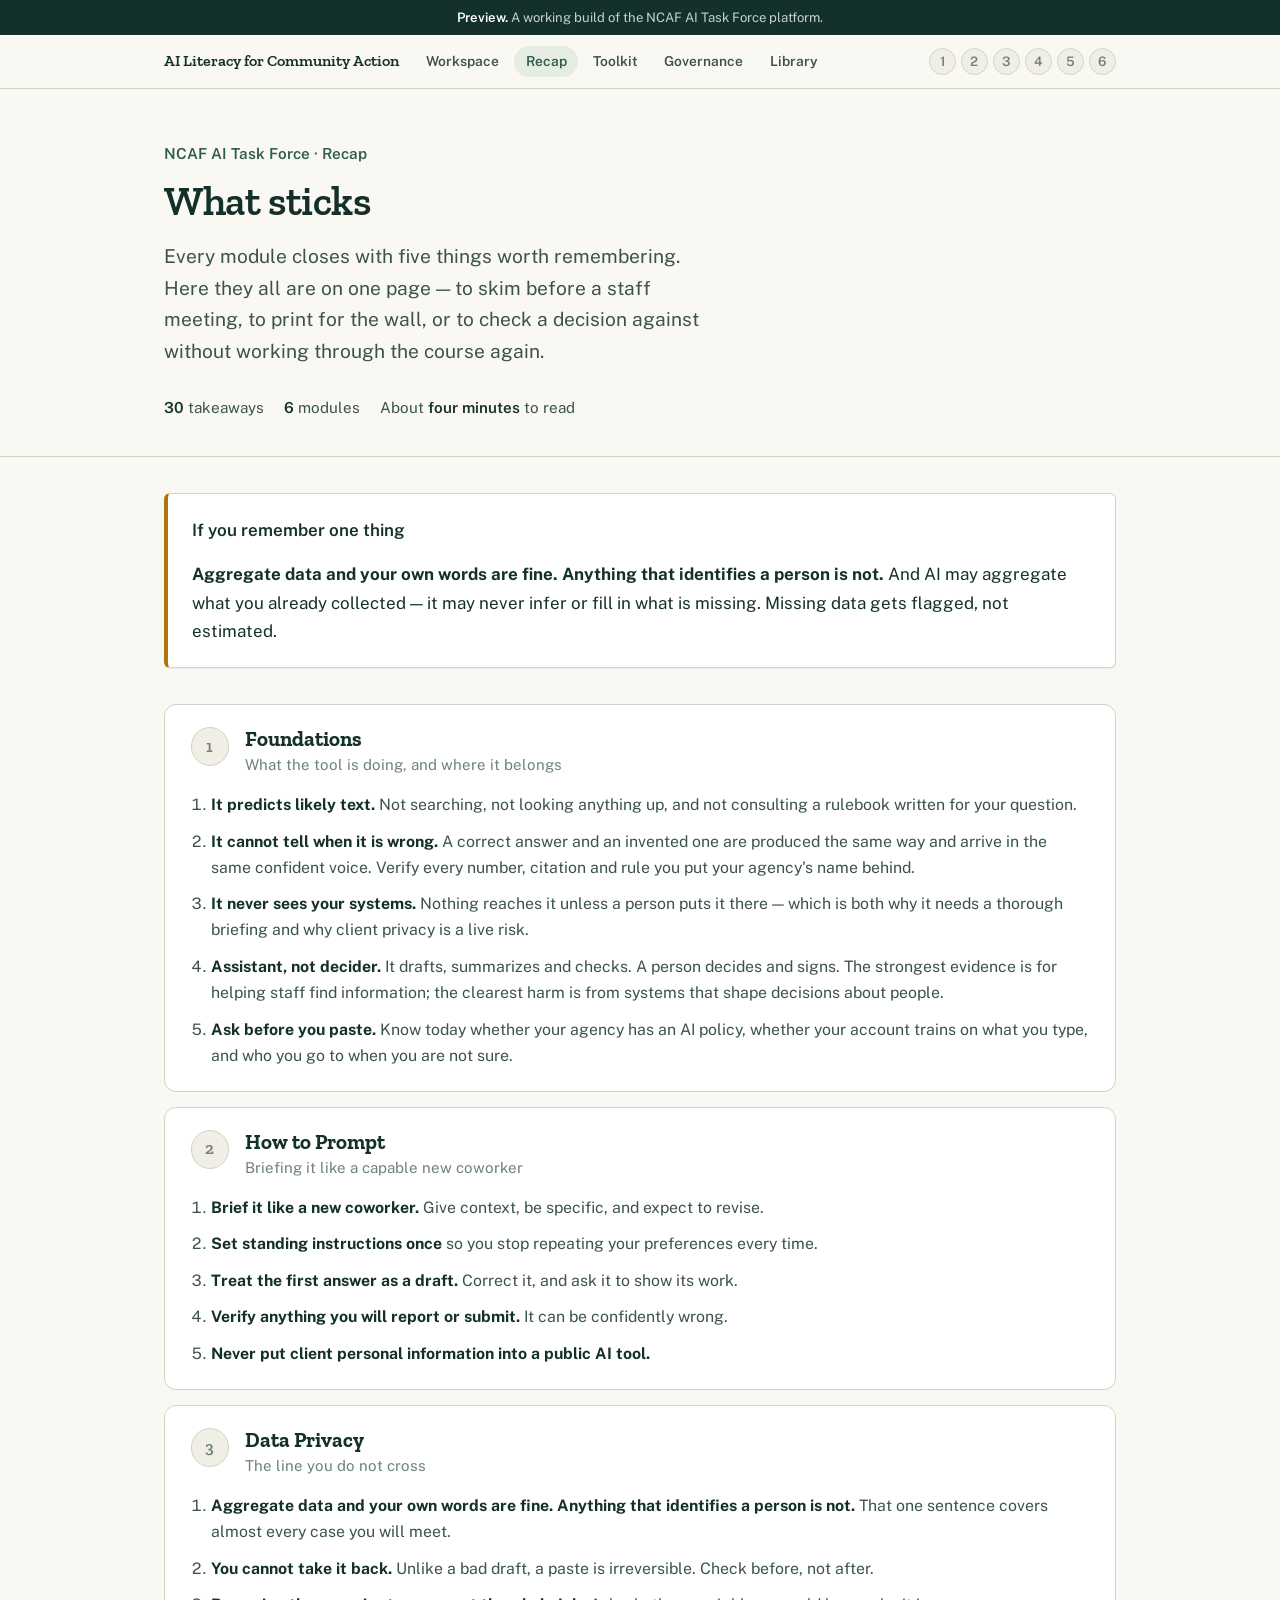
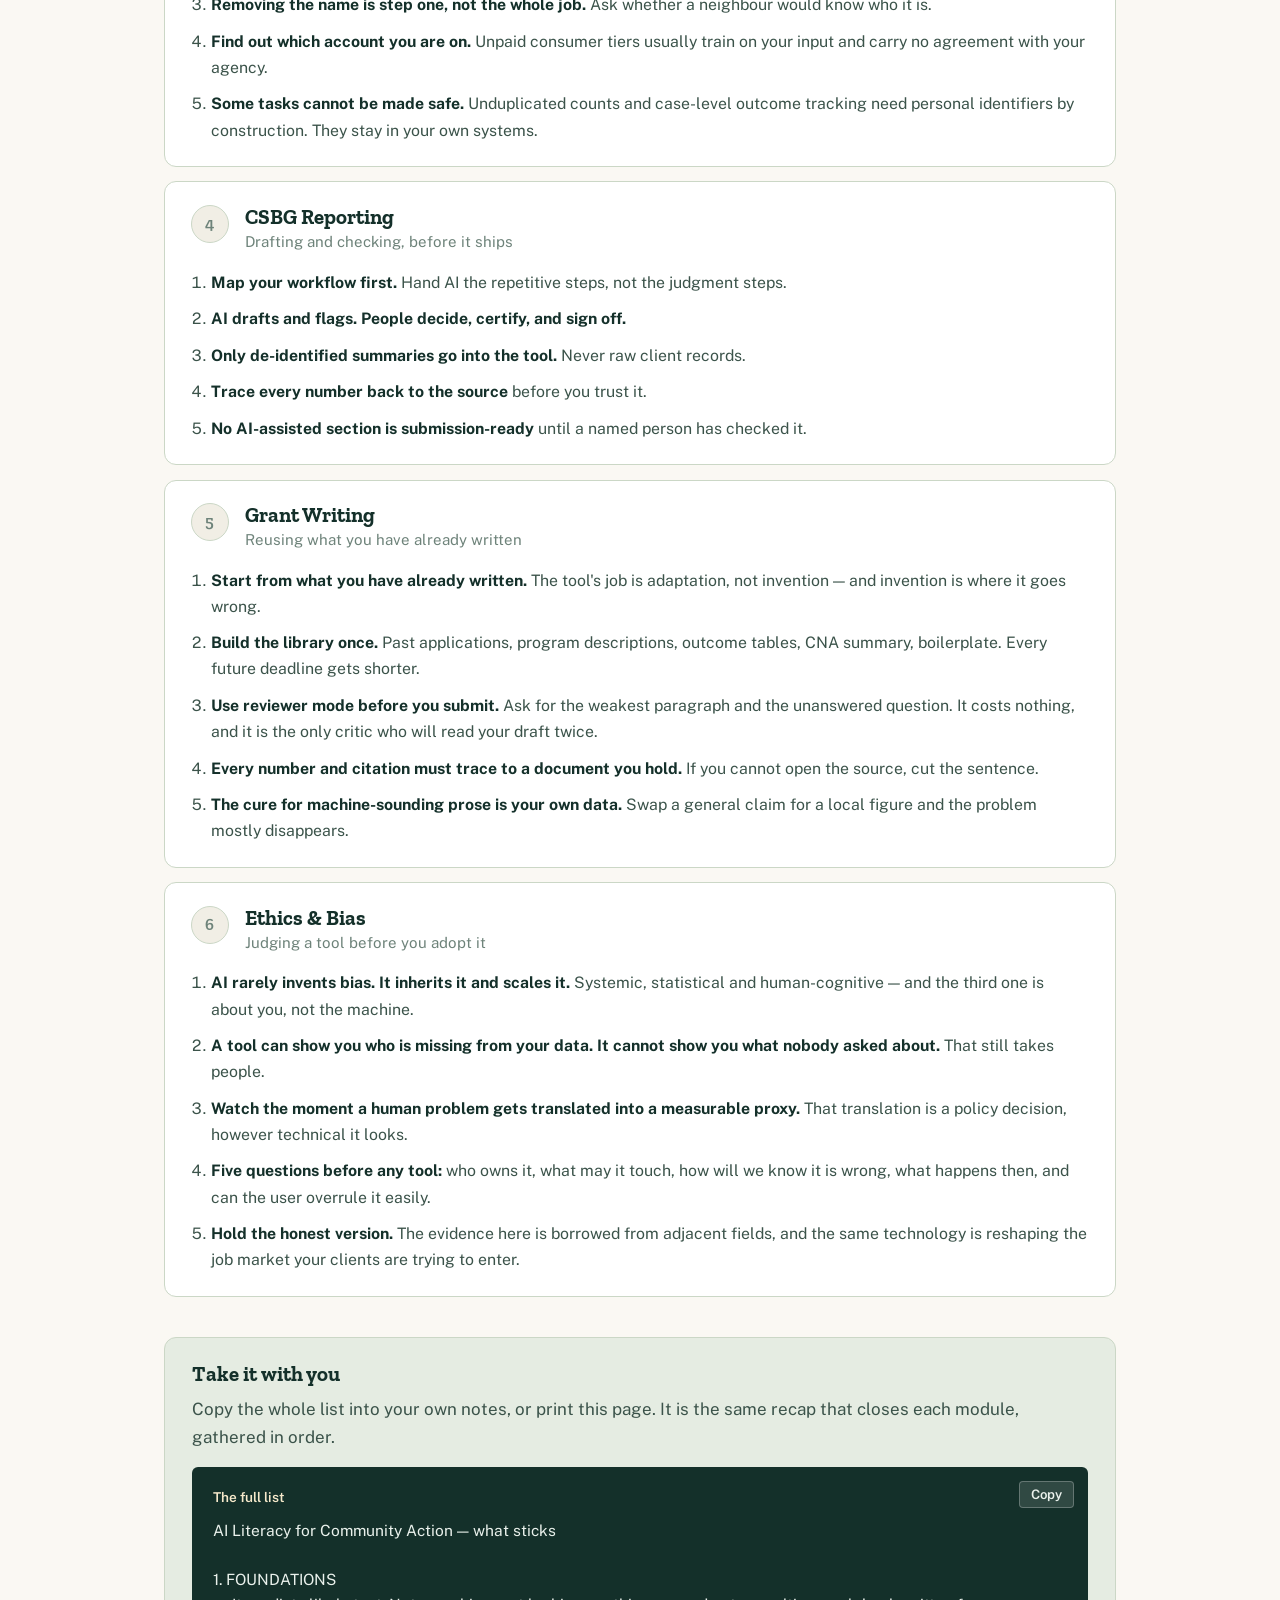
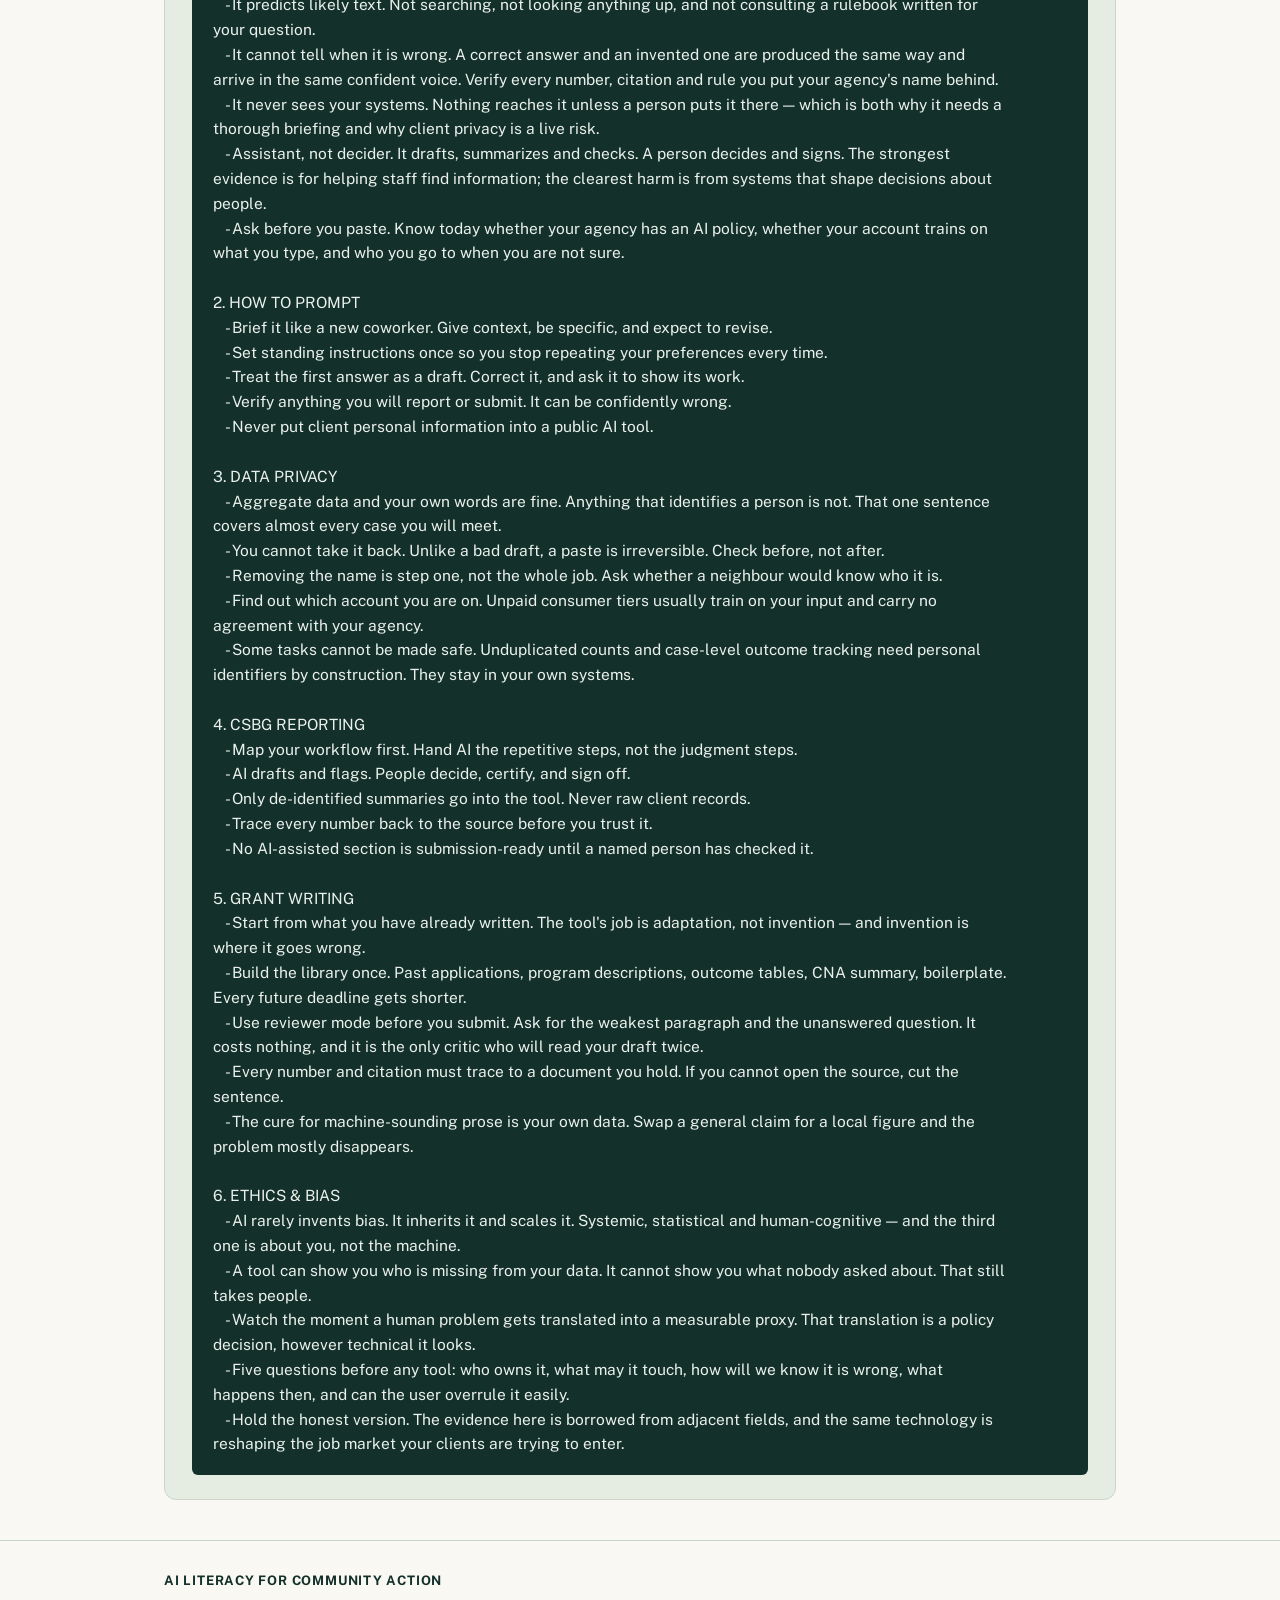
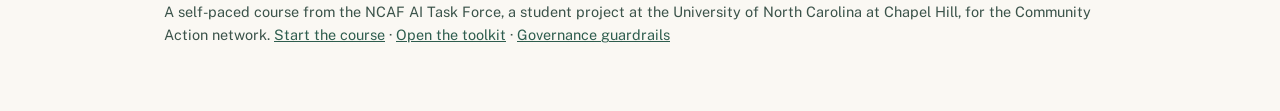
<file: src/takeaways.html>
<!doctype html>
<html lang="en">
<head>
<meta charset="utf-8">
<meta name="viewport" content="width=device-width, initial-scale=1">
<title>What Sticks</title>
<meta name="description" content="The thirty things worth remembering from the AI literacy course, on one page.">
<link rel="preconnect" href="https://fonts.googleapis.com">
<link rel="preconnect" href="https://fonts.gstatic.com" crossorigin>
<link rel="stylesheet" href="https://fonts.googleapis.com/css2?family=Public+Sans:ital,wght@0,400;0,600;0,700;1,400&family=Zilla+Slab:wght@500;600;700&display=swap">
<link rel="stylesheet" href="assets/course.css">
</head>
<body>

<div class="sticky-head">
  <div class="topbar" data-topbar></div>
</div>

<header class="hero">
  <div class="wrap-wide">
    <p class="kicker">NCAF AI Task Force &middot; Recap</p>
    <h1>What sticks</h1>
    <p class="lede">
      Every module closes with five things worth remembering. Here they all are on one page &mdash;
      to skim before a staff meeting, to print for the wall, or to check a decision against without
      working through the course again.
    </p>
    <div class="meta-row">
      <span><strong>30</strong> takeaways</span>
      <span><strong>6</strong> modules</span>
      <span>About <strong>four minutes</strong> to read</span>
    </div>
  </div>
</header>

<main class="wrap-wide">

  <div class="model-card" style="margin:2.25rem 0">
    <p>If you remember one thing</p>
    <p style="margin-bottom:0">
      <strong>Aggregate data and your own words are fine. Anything that identifies a person is
      not.</strong> And AI may aggregate what you already collected &mdash; it may never infer or
      fill in what is missing. Missing data gets flagged, not estimated.
    </p>
  </div>

  <div id="recap"></div>

  <div class="callout">
    <h2>Take it with you</h2>
    <p>
      Copy the whole list into your own notes, or print this page. It is the same recap that closes
      each module, gathered in order.
    </p>
    <div class="prompt-box" style="margin-bottom:0">
      <span class="label">The full list</span>
      <span class="copy-target" id="copyAll"></span>
      <button class="copy-btn" type="button" aria-label="Copy every takeaway">Copy</button>
    </div>
  </div>

</main>

<footer class="attrib">
  <div class="wrap-wide">
    <h4>AI Literacy for Community Action</h4>
    <p>
      A self-paced course from the NCAF AI Task Force, a student project at the University of
      North Carolina at Chapel Hill, for the Community Action network.
      <a href="index.html">Start the course</a> &middot;
      <a href="tools.html">Open the toolkit</a> &middot;
      <a href="governance.html">Governance guardrails</a>
    </p>
  </div>
</footer>

<script src="assets/config.js"></script>
<script src="assets/mode.js"></script>
<script src="assets/draft-banner.js"></script>
<script src="assets/course.js"></script>
<script src="assets/feedback.js" defer></script>
<script>
/* Kept here rather than scraped from the modules: the recap should not break
   because a module page changed shape. If a module's takeaways are edited,
   edit them here too — there are only six lists. */
var RECAP = [
  { n: 1, name: "Foundations", file: "module-1-foundations.html",
    line: "What the tool is doing, and where it belongs",
    items: [
      ["It predicts likely text.", "Not searching, not looking anything up, and not consulting a rulebook written for your question."],
      ["It cannot tell when it is wrong.", "A correct answer and an invented one are produced the same way and arrive in the same confident voice. Verify every number, citation and rule you put your agency's name behind."],
      ["It never sees your systems.", "Nothing reaches it unless a person puts it there — which is both why it needs a thorough briefing and why client privacy is a live risk."],
      ["Assistant, not decider.", "It drafts, summarizes and checks. A person decides and signs. The strongest evidence is for helping staff find information; the clearest harm is from systems that shape decisions about people."],
      ["Ask before you paste.", "Know today whether your agency has an AI policy, whether your account trains on what you type, and who you go to when you are not sure."]
    ] },
  { n: 2, name: "How to Prompt", file: "module-2-how-to-prompt.html",
    line: "Briefing it like a capable new coworker",
    items: [
      ["Brief it like a new coworker.", "Give context, be specific, and expect to revise."],
      ["Set standing instructions once", "so you stop repeating your preferences every time."],
      ["Treat the first answer as a draft.", "Correct it, and ask it to show its work."],
      ["Verify anything you will report or submit.", "It can be confidently wrong."],
      ["Never put client personal information into a public AI tool.", ""]
    ] },
  { n: 3, name: "Data Privacy", file: "module-3-data-privacy.html",
    line: "The line you do not cross",
    items: [
      ["Aggregate data and your own words are fine. Anything that identifies a person is not.", "That one sentence covers almost every case you will meet."],
      ["You cannot take it back.", "Unlike a bad draft, a paste is irreversible. Check before, not after."],
      ["Removing the name is step one, not the whole job.", "Ask whether a neighbour would know who it is."],
      ["Find out which account you are on.", "Unpaid consumer tiers usually train on your input and carry no agreement with your agency."],
      ["Some tasks cannot be made safe.", "Unduplicated counts and case-level outcome tracking need personal identifiers by construction. They stay in your own systems."]
    ] },
  { n: 4, name: "CSBG Reporting", file: "module-4-reporting.html",
    line: "Drafting and checking, before it ships",
    items: [
      ["Map your workflow first.", "Hand AI the repetitive steps, not the judgment steps."],
      ["AI drafts and flags. People decide, certify, and sign off.", ""],
      ["Only de-identified summaries go into the tool.", "Never raw client records."],
      ["Trace every number back to the source", "before you trust it."],
      ["No AI-assisted section is submission-ready", "until a named person has checked it."]
    ] },
  { n: 5, name: "Grant Writing", file: "module-5-grant-writing.html",
    line: "Reusing what you have already written",
    items: [
      ["Start from what you have already written.", "The tool's job is adaptation, not invention — and invention is where it goes wrong."],
      ["Build the library once.", "Past applications, program descriptions, outcome tables, CNA summary, boilerplate. Every future deadline gets shorter."],
      ["Use reviewer mode before you submit.", "Ask for the weakest paragraph and the unanswered question. It costs nothing, and it is the only critic who will read your draft twice."],
      ["Every number and citation must trace to a document you hold.", "If you cannot open the source, cut the sentence."],
      ["The cure for machine-sounding prose is your own data.", "Swap a general claim for a local figure and the problem mostly disappears."]
    ] },
  { n: 6, name: "Ethics & Bias", file: "module-6-ethics-bias.html",
    line: "Judging a tool before you adopt it",
    items: [
      ["AI rarely invents bias. It inherits it and scales it.", "Systemic, statistical and human-cognitive — and the third one is about you, not the machine."],
      ["A tool can show you who is missing from your data. It cannot show you what nobody asked about.", "That still takes people."],
      ["Watch the moment a human problem gets translated into a measurable proxy.", "That translation is a policy decision, however technical it looks."],
      ["Five questions before any tool:", "who owns it, what may it touch, how will we know it is wrong, what happens then, and can the user overrule it easily."],
      ["Hold the honest version.", "The evidence here is borrowed from adjacent fields, and the same technology is reshaping the job market your clients are trying to enter."]
    ] }
];

document.addEventListener("DOMContentLoaded", function () {
  var prog = window.NCAF_progress ? window.NCAF_progress() : {};
  var html = "", plain = "AI Literacy for Community Action — what sticks\n";

  RECAP.forEach(function (mod) {
    var done = prog["m" + mod.n] && prog["m" + mod.n].complete;
    html += '<section class="recap-mod">' +
      '<div class="recap-head">' +
        '<span class="recap-n' + (done ? " done" : "") + '">' + (done ? "✓" : mod.n) + "</span>" +
        '<div><h2><a href="' + mod.file + '">' + mod.name + "</a></h2>" +
        '<p class="recap-line">' + mod.line + "</p></div>" +
      "</div><ol class='recap-list'>";
    plain += "\n" + mod.n + ". " + mod.name.toUpperCase() + "\n";
    mod.items.forEach(function (it) {
      html += "<li><strong>" + it[0] + "</strong>" + (it[1] ? " " + it[1] : "") + "</li>";
      plain += "   - " + it[0] + (it[1] ? " " + it[1] : "") + "\n";
    });
    html += "</ol></section>";
  });

  document.getElementById("recap").innerHTML = html;
  document.getElementById("copyAll").textContent = plain.trim();
});
</script>
</body>
</html>
</file>
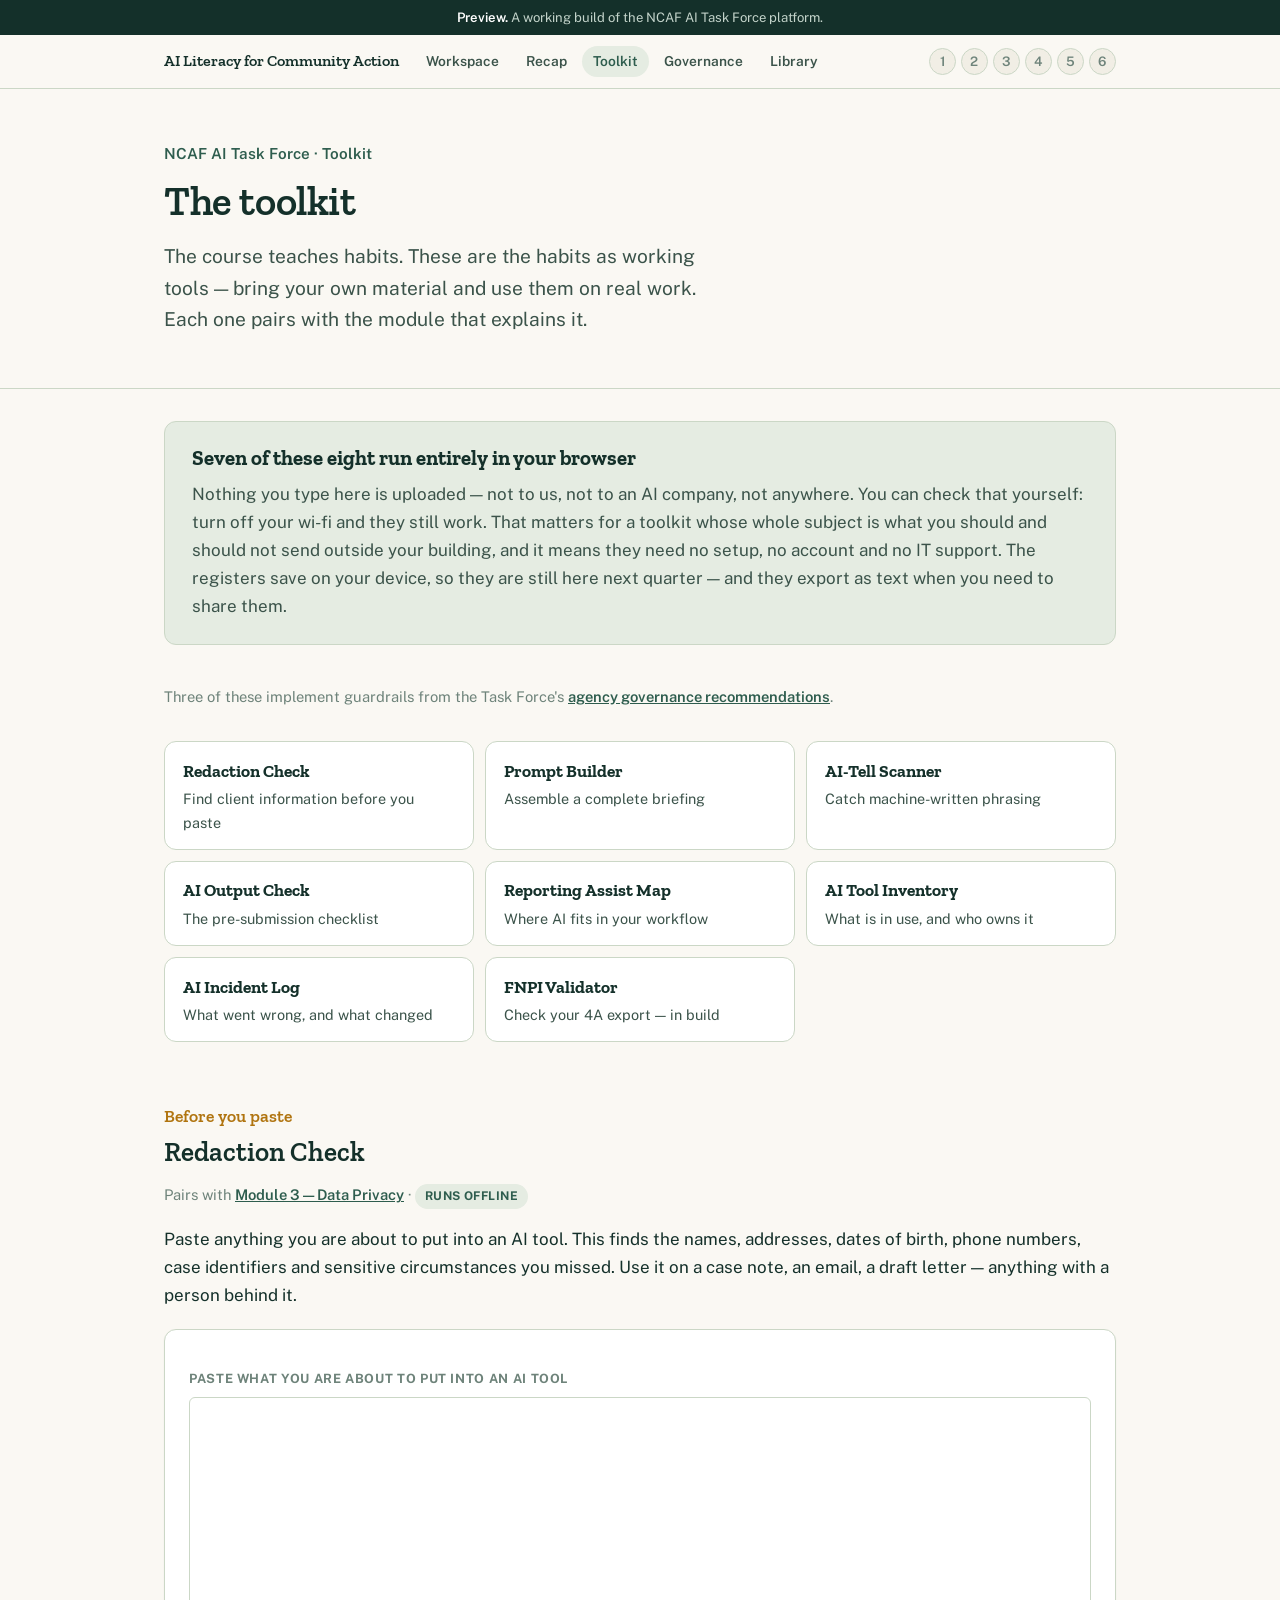
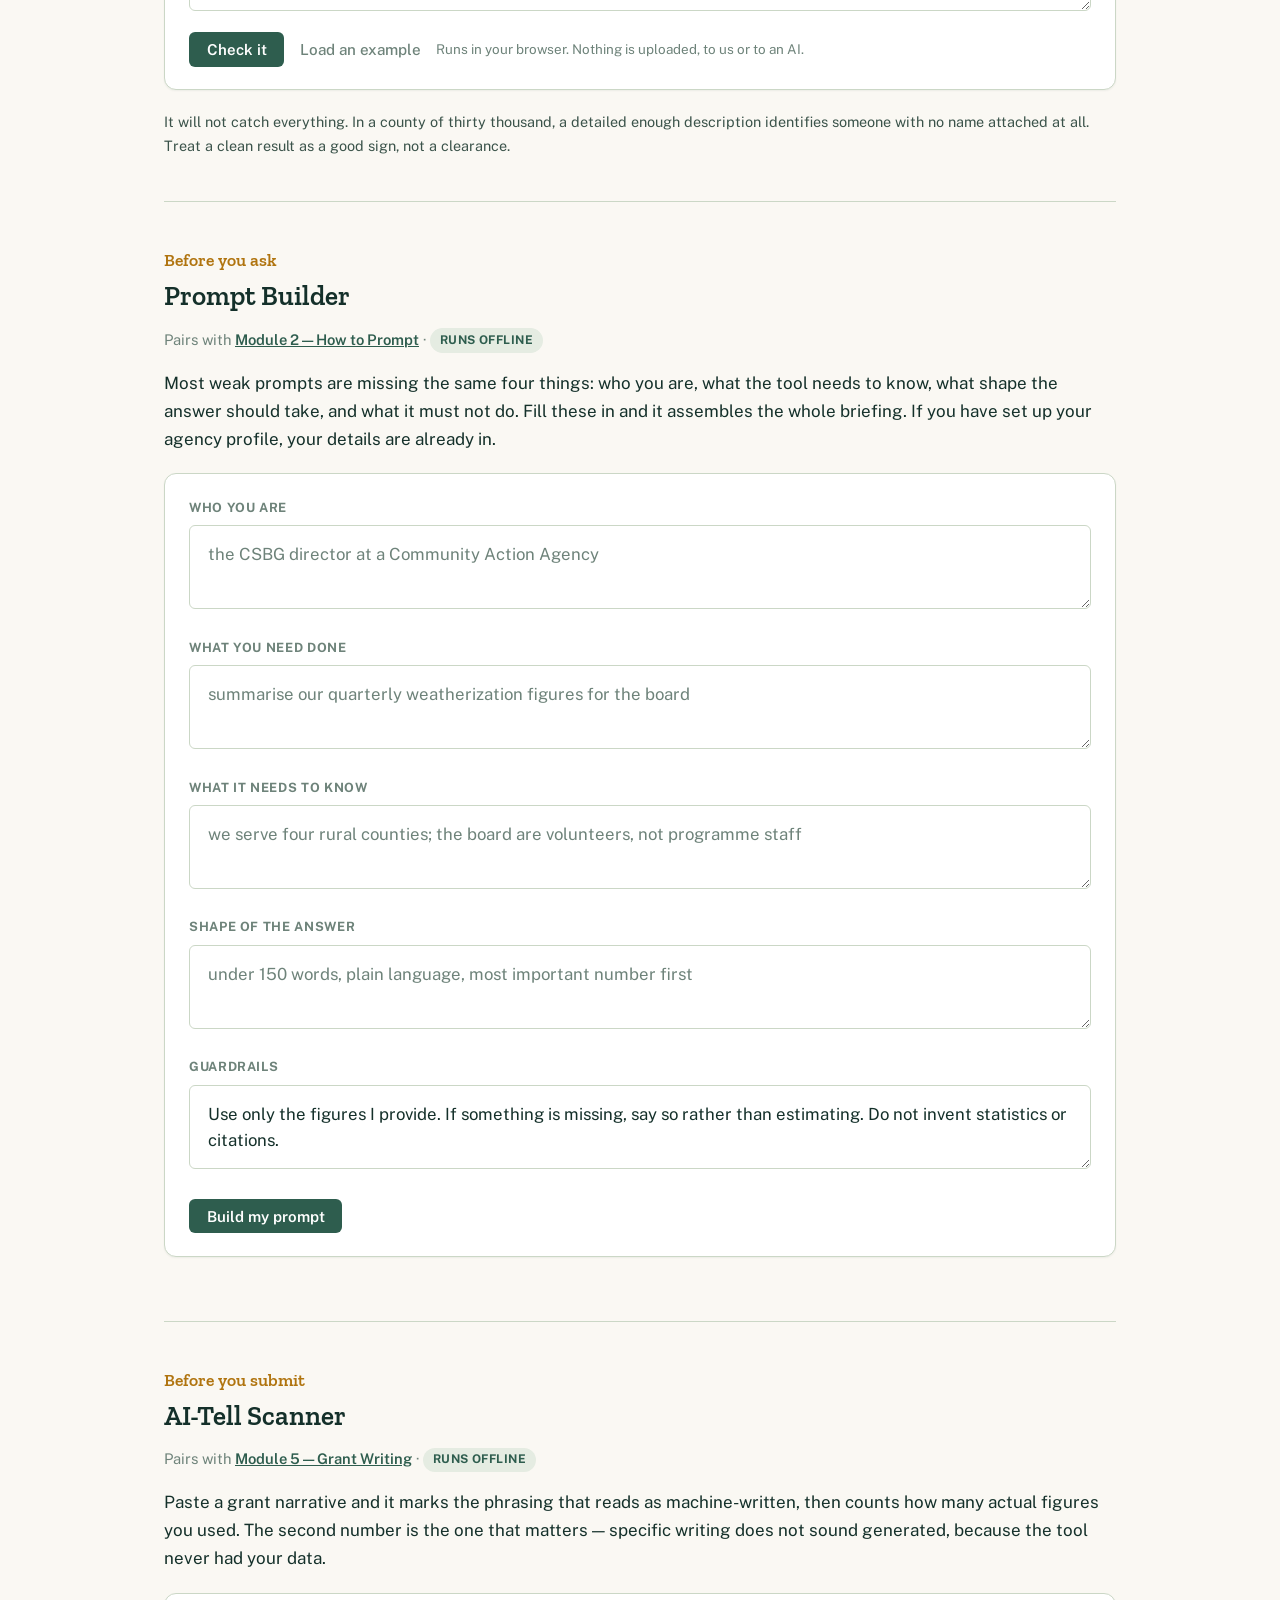
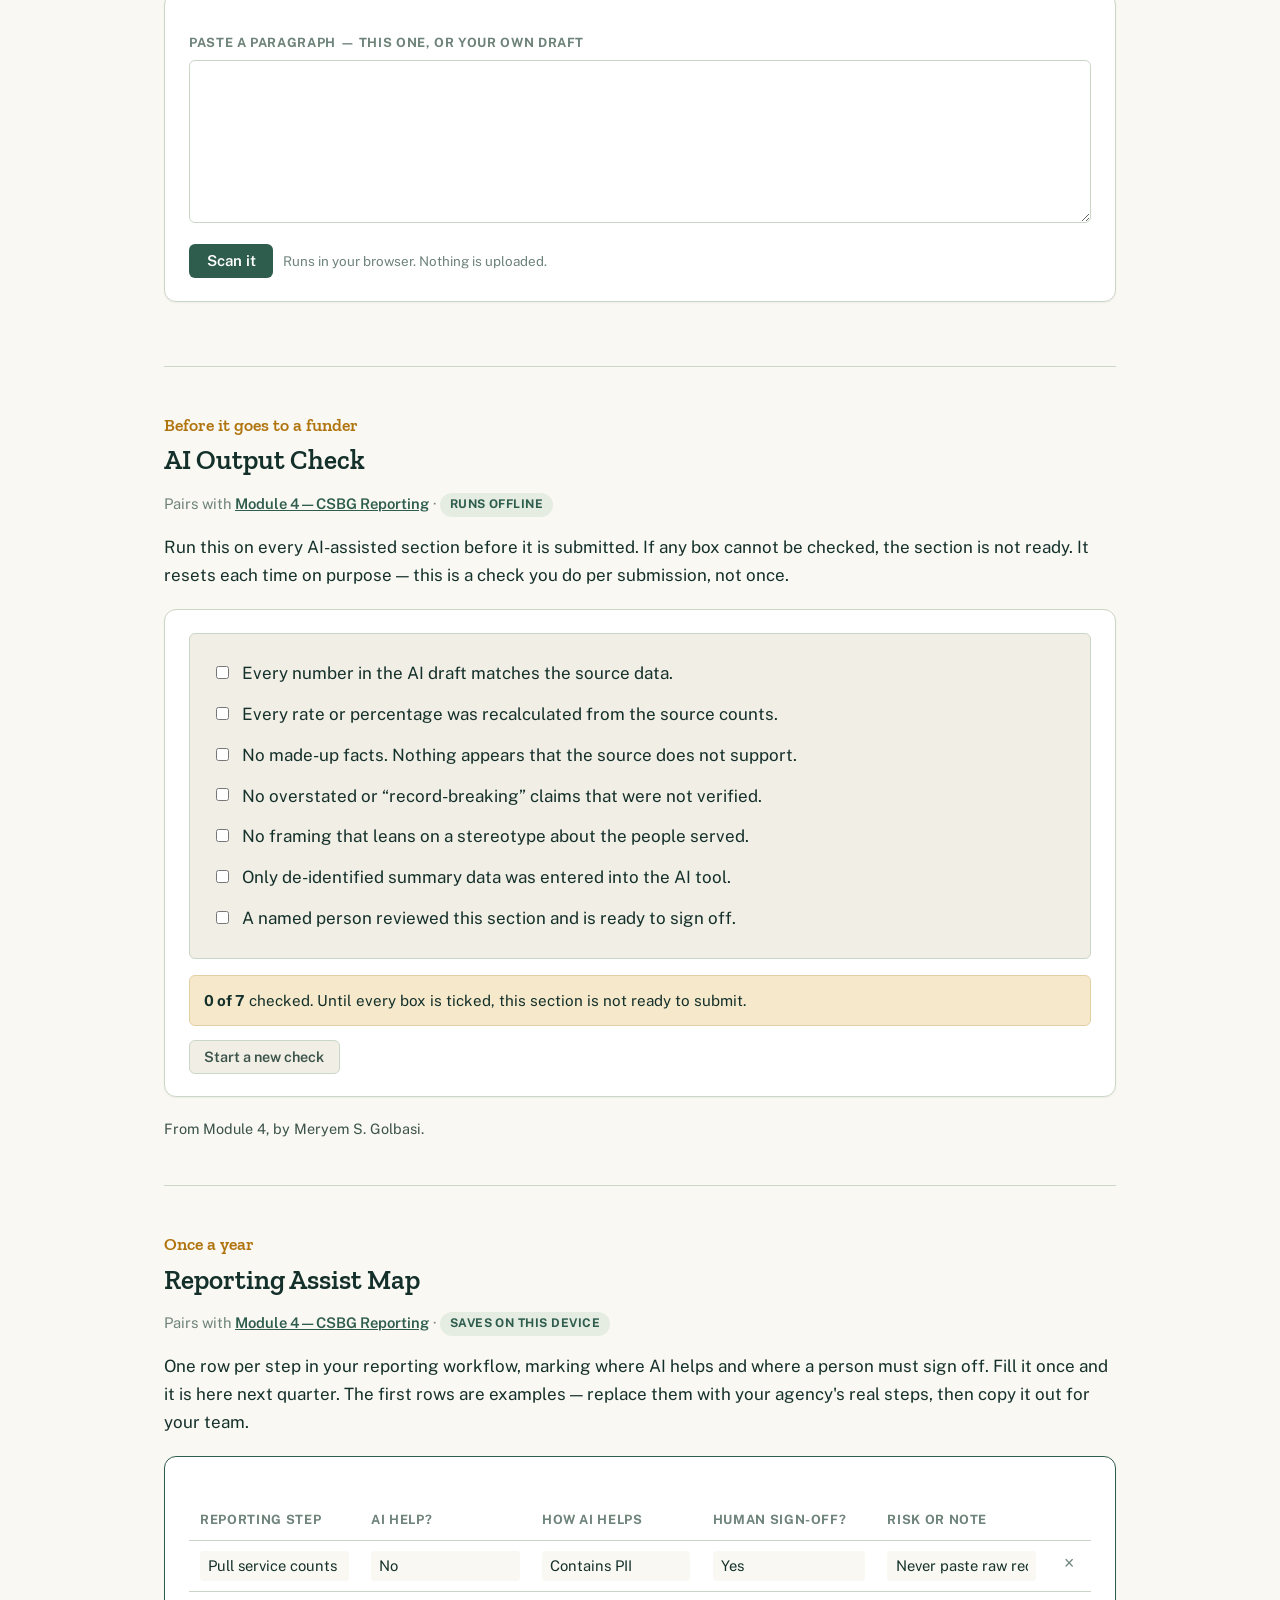
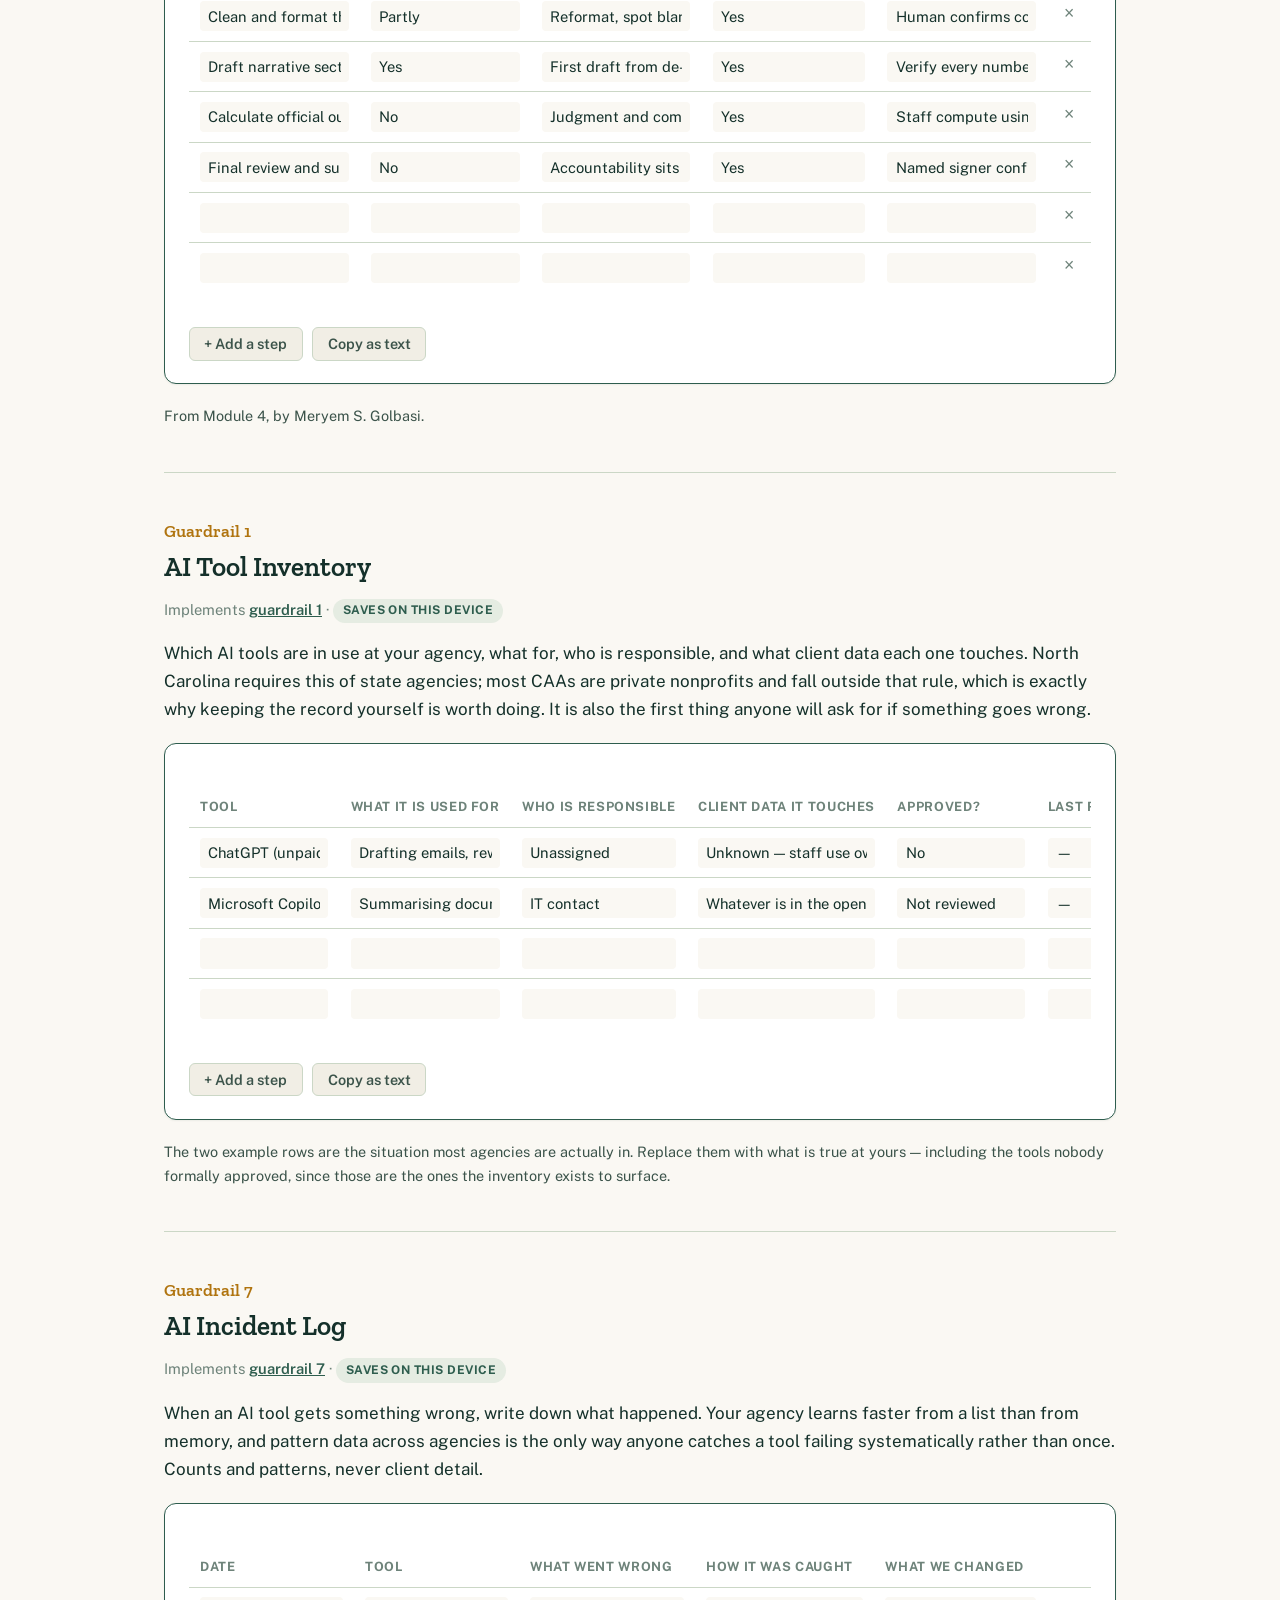
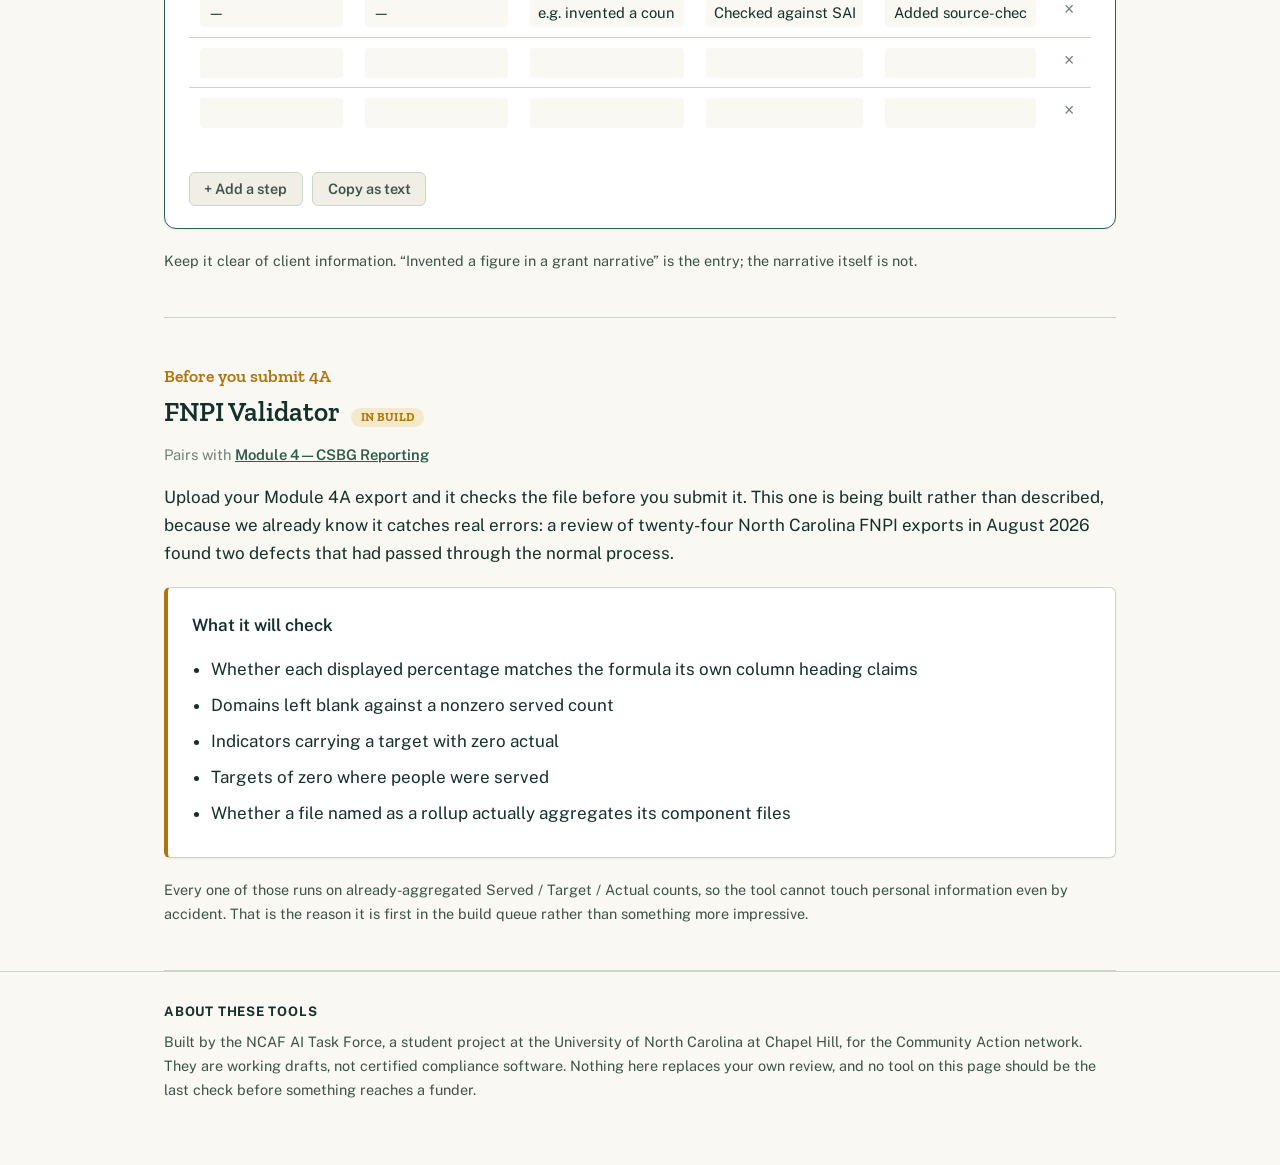
<file: src/tools.html>
<!doctype html>
<html lang="en">
<head>
<meta charset="utf-8">
<meta name="viewport" content="width=device-width, initial-scale=1">
<title>Toolkit</title>
<meta name="description" content="Working tools for Community Action Agencies — check text for client information, build a prompt, run the pre-submission check. All of them run in your browser.">
<link rel="preconnect" href="https://fonts.googleapis.com">
<link rel="preconnect" href="https://fonts.gstatic.com" crossorigin>
<link rel="stylesheet" href="https://fonts.googleapis.com/css2?family=Public+Sans:ital,wght@0,400;0,600;0,700;1,400&family=Zilla+Slab:wght@500;600;700&display=swap">
<link rel="stylesheet" href="assets/course.css">
</head>
<body>

<div class="sticky-head">
  <div class="topbar" data-topbar></div>
</div>

<header class="hero">
  <div class="wrap-wide">
    <p class="kicker">NCAF AI Task Force &middot; Toolkit</p>
    <h1>The toolkit</h1>
    <p class="lede">
      The course teaches habits. These are the habits as working tools &mdash; bring your own
      material and use them on real work. Each one pairs with the module that explains it.
    </p>
    <p class="tailored-note" id="tailoredNote" hidden>
      Set up for <b id="tailoredName"></b>
    </p>
  </div>
</header>

<main class="wrap-wide">

  <div class="callout" style="margin-top:2rem">
    <h2>Seven of these eight run entirely in your browser</h2>
    <p style="margin-bottom:0">
      Nothing you type here is uploaded &mdash; not to us, not to an AI company, not anywhere. You
      can check that yourself: turn off your wi-fi and they still work. That matters for a toolkit
      whose whole subject is what you should and should not send outside your building, and it means
      they need no setup, no account and no IT support. The registers save on your device, so they
      are still here next quarter &mdash; and they export as text when you need to share them.
    </p>
  </div>

  <p class="tool-pair" style="margin:0 0 .5rem">
    Three of these implement guardrails from the Task Force's
    <a href="governance.html">agency governance recommendations</a>.
  </p>

  <div class="tool-index" id="toolIndex"></div>

  <!-- ============ REDACTION CHECK ============ -->
  <section class="lesson tool-block" id="redaction">
    <span class="section-num">Before you paste</span>
    <h2>Redaction Check</h2>
    <p class="tool-pair">
      Pairs with <a href="module-3-data-privacy.html">Module 3 &mdash; Data Privacy</a>
      &middot; <span class="pill ready">Runs offline</span>
    </p>
    <p>
      Paste anything you are about to put into an AI tool. This finds the names, addresses, dates of
      birth, phone numbers, case identifiers and sensitive circumstances you missed. Use it on a
      case note, an email, a draft letter &mdash; anything with a person behind it.
    </p>
    <div class="exercise" data-interaction="piicheck"></div>
    <p class="source-note">
      It will not catch everything. In a county of thirty thousand, a detailed enough description
      identifies someone with no name attached at all. Treat a clean result as a good sign, not a
      clearance.
    </p>
  </section>

  <!-- ============ PROMPT BUILDER ============ -->
  <section class="lesson tool-block" id="prompt">
    <span class="section-num">Before you ask</span>
    <h2>Prompt Builder</h2>
    <p class="tool-pair">
      Pairs with <a href="module-2-how-to-prompt.html">Module 2 &mdash; How to Prompt</a>
      &middot; <span class="pill ready">Runs offline</span>
    </p>
    <p>
      Most weak prompts are missing the same four things: who you are, what the tool needs to know,
      what shape the answer should take, and what it must not do. Fill these in and it assembles the
      whole briefing. If you have set up your agency profile, your details are already in.
    </p>
    <div class="exercise" data-interaction="promptbuilder"></div>
  </section>

  <!-- ============ AI-TELL SCANNER ============ -->
  <section class="lesson tool-block" id="tells">
    <span class="section-num">Before you submit</span>
    <h2>AI-Tell Scanner</h2>
    <p class="tool-pair">
      Pairs with <a href="module-5-grant-writing.html">Module 5 &mdash; Grant Writing</a>
      &middot; <span class="pill ready">Runs offline</span>
    </p>
    <p>
      Paste a grant narrative and it marks the phrasing that reads as machine-written, then counts
      how many actual figures you used. The second number is the one that matters &mdash; specific
      writing does not sound generated, because the tool never had your data.
    </p>
    <div class="exercise" data-interaction="tells" data-seed=""></div>
  </section>

  <!-- ============ AI OUTPUT CHECK ============ -->
  <section class="lesson tool-block" id="output-check">
    <span class="section-num">Before it goes to a funder</span>
    <h2>AI Output Check</h2>
    <p class="tool-pair">
      Pairs with <a href="module-4-reporting.html">Module 4 &mdash; CSBG Reporting</a>
      &middot; <span class="pill ready">Runs offline</span>
    </p>
    <p>
      Run this on every AI-assisted section before it is submitted. If any box cannot be checked, the
      section is not ready. It resets each time on purpose &mdash; this is a check you do per
      submission, not once.
    </p>
    <div class="exercise" data-interaction="outputcheck">
      <div class="checklist" style="margin:0">
        <label><input type="checkbox"> <span>Every number in the AI draft matches the source data.</span></label>
        <label><input type="checkbox"> <span>Every rate or percentage was recalculated from the source counts.</span></label>
        <label><input type="checkbox"> <span>No made-up facts. Nothing appears that the source does not support.</span></label>
        <label><input type="checkbox"> <span>No overstated or &ldquo;record-breaking&rdquo; claims that were not verified.</span></label>
        <label><input type="checkbox"> <span>No framing that leans on a stereotype about the people served.</span></label>
        <label><input type="checkbox"> <span>Only de-identified summary data was entered into the AI tool.</span></label>
        <label><input type="checkbox"> <span>A named person reviewed this section and is ready to sign off.</span></label>
      </div>
    </div>
    <p class="source-note">From Module 4, by Meryem S. Golbasi.</p>
  </section>

  <!-- ============ ASSIST MAP ============ -->
  <section class="lesson tool-block" id="assist-map">
    <span class="section-num">Once a year</span>
    <h2>Reporting Assist Map</h2>
    <p class="tool-pair">
      Pairs with <a href="module-4-reporting.html">Module 4 &mdash; CSBG Reporting</a>
      &middot; <span class="pill ready">Saves on this device</span>
    </p>
    <p>
      One row per step in your reporting workflow, marking where AI helps and where a person must
      sign off. Fill it once and it is here next quarter. The first rows are examples &mdash; replace
      them with your agency's real steps, then copy it out for your team.
    </p>
    <div class="exercise" data-interaction="assistmap">
      <span data-row="Pull service counts from case system|No|Contains PII|Yes|Never paste raw records into AI"></span>
      <span data-row="Clean and format the summary table|Partly|Reformat, spot blanks and duplicates|Yes|Human confirms counts are right"></span>
      <span data-row="Draft narrative section|Yes|First draft from de-identified summary|Yes|Verify every number against source"></span>
      <span data-row="Calculate official outcome rates|No|Judgment and compliance figure|Yes|Staff compute using agreed definitions"></span>
      <span data-row="Final review and submission|No|Accountability sits with a person|Yes|Named signer confirms checks were done"></span>
    </div>
    <p class="source-note">From Module 4, by Meryem S. Golbasi.</p>
  </section>


  <!-- ============ AI TOOL INVENTORY ============ -->
  <section class="lesson tool-block" id="inventory">
    <span class="section-num">Guardrail 1</span>
    <h2>AI Tool Inventory</h2>
    <p class="tool-pair">
      Implements <a href="governance.html#g1">guardrail 1</a>
      &middot; <span class="pill ready">Saves on this device</span>
    </p>
    <p>
      Which AI tools are in use at your agency, what for, who is responsible, and what client data
      each one touches. North Carolina requires this of state agencies; most CAAs are private
      nonprofits and fall outside that rule, which is exactly why keeping the record yourself is
      worth doing. It is also the first thing anyone will ask for if something goes wrong.
    </p>
    <div class="exercise" data-interaction="register"
         data-key="ncaf-ai-inventory"
         data-cols="Tool|What it is used for|Who is responsible|Client data it touches|Approved?|Last reviewed">
      <span data-row="ChatGPT (unpaid, personal accounts)|Drafting emails, rewriting paragraphs|Unassigned|Unknown — staff use own accounts|No|—"></span>
      <span data-row="Microsoft Copilot (in Office)|Summarising documents|IT contact|Whatever is in the open file|Not reviewed|—"></span>
    </div>
    <p class="source-note">
      The two example rows are the situation most agencies are actually in. Replace them with what
      is true at yours &mdash; including the tools nobody formally approved, since those are the
      ones the inventory exists to surface.
    </p>
  </section>

  <!-- ============ AI INCIDENT LOG ============ -->
  <section class="lesson tool-block" id="incidents">
    <span class="section-num">Guardrail 7</span>
    <h2>AI Incident Log</h2>
    <p class="tool-pair">
      Implements <a href="governance.html#g7">guardrail 7</a>
      &middot; <span class="pill ready">Saves on this device</span>
    </p>
    <p>
      When an AI tool gets something wrong, write down what happened. Your agency learns faster from
      a list than from memory, and pattern data across agencies is the only way anyone catches a
      tool failing systematically rather than once. Counts and patterns, never client detail.
    </p>
    <div class="exercise" data-interaction="register"
         data-key="ncaf-ai-incidents"
         data-cols="Date|Tool|What went wrong|How it was caught|What we changed">
      <span data-row="—|—|e.g. invented a county poverty figure|Checked against SAIPE before submission|Added source-check step to the report routine"></span>
    </div>
    <p class="source-note">
      Keep it clear of client information. &ldquo;Invented a figure in a grant narrative&rdquo; is
      the entry; the narrative itself is not.
    </p>
  </section>

  <!-- ============ FNPI VALIDATOR (in build) ============ -->
  <section class="lesson tool-block" id="fnpi">
    <span class="section-num">Before you submit 4A</span>
    <h2>FNPI Validator <span class="pill">In build</span></h2>
    <p class="tool-pair">
      Pairs with <a href="module-4-reporting.html">Module 4 &mdash; CSBG Reporting</a>
    </p>
    <p>
      Upload your Module 4A export and it checks the file before you submit it. This one is being
      built rather than described, because we already know it catches real errors: a review of
      twenty-four North Carolina FNPI exports in August 2026 found two defects that had passed
      through the normal process.
    </p>
    <div class="model-card">
      <p>What it will check</p>
      <ul class="plain" style="margin-bottom:0">
        <li>Whether each displayed percentage matches the formula its own column heading claims</li>
        <li>Domains left blank against a nonzero served count</li>
        <li>Indicators carrying a target with zero actual</li>
        <li>Targets of zero where people were served</li>
        <li>Whether a file named as a rollup actually aggregates its component files</li>
      </ul>
    </div>
    <p class="source-note">
      Every one of those runs on already-aggregated Served / Target / Actual counts, so the tool
      cannot touch personal information even by accident. That is the reason it is first in the
      build queue rather than something more impressive.
    </p>
  </section>

  <div class="callout" data-editorial>
    <h2>Something missing?</h2>
    <p style="margin-bottom:0">
      These came out of what agencies told us in interviews. If there is a repetitive, aggregate-data
      job eating your week that is not here, say so with the <strong>Feedback</strong> button &mdash;
      that is exactly how we decide what gets built next.
    </p>
  </div>

</main>

<footer class="attrib">
  <div class="wrap-wide">
    <h4>About these tools</h4>
    <p>
      Built by the NCAF AI Task Force, a student project at the University of North Carolina at
      Chapel Hill, for the Community Action network. They are working drafts, not certified
      compliance software. Nothing here replaces your own review, and no tool on this page
      should be the last check before something reaches a funder.
    </p>
  </div>
</footer>

<script src="assets/config.js"></script>
<script src="assets/mode.js"></script>
<script src="assets/draft-banner.js"></script>
<script src="assets/profile.js"></script>
<script src="assets/interactions.js"></script>
<script src="assets/course.js"></script>
<script src="assets/feedback.js" defer></script>
<script>
document.addEventListener("DOMContentLoaded", function () {
  if (window.Tailor && Tailor.isSetUp()) {
    document.getElementById("tailoredName").textContent = Tailor.profile.org.name;
    document.getElementById("tailoredNote").hidden = false;
  }
  var items = [
    ["redaction", "Redaction Check", "Find client information before you paste"],
    ["prompt", "Prompt Builder", "Assemble a complete briefing"],
    ["tells", "AI-Tell Scanner", "Catch machine-written phrasing"],
    ["output-check", "AI Output Check", "The pre-submission checklist"],
    ["assist-map", "Reporting Assist Map", "Where AI fits in your workflow"],
    ["inventory", "AI Tool Inventory", "What is in use, and who owns it"],
    ["incidents", "AI Incident Log", "What went wrong, and what changed"],
    ["fnpi", "FNPI Validator", "Check your 4A export — in build"]
  ];
  document.getElementById("toolIndex").innerHTML = items.map(function (t) {
    return '<a class="tool-chip" href="#' + t[0] + '"><b>' + t[1] + "</b><span>" + t[2] + "</span></a>";
  }).join("");
});
</script>
</body>
</html>
</file>
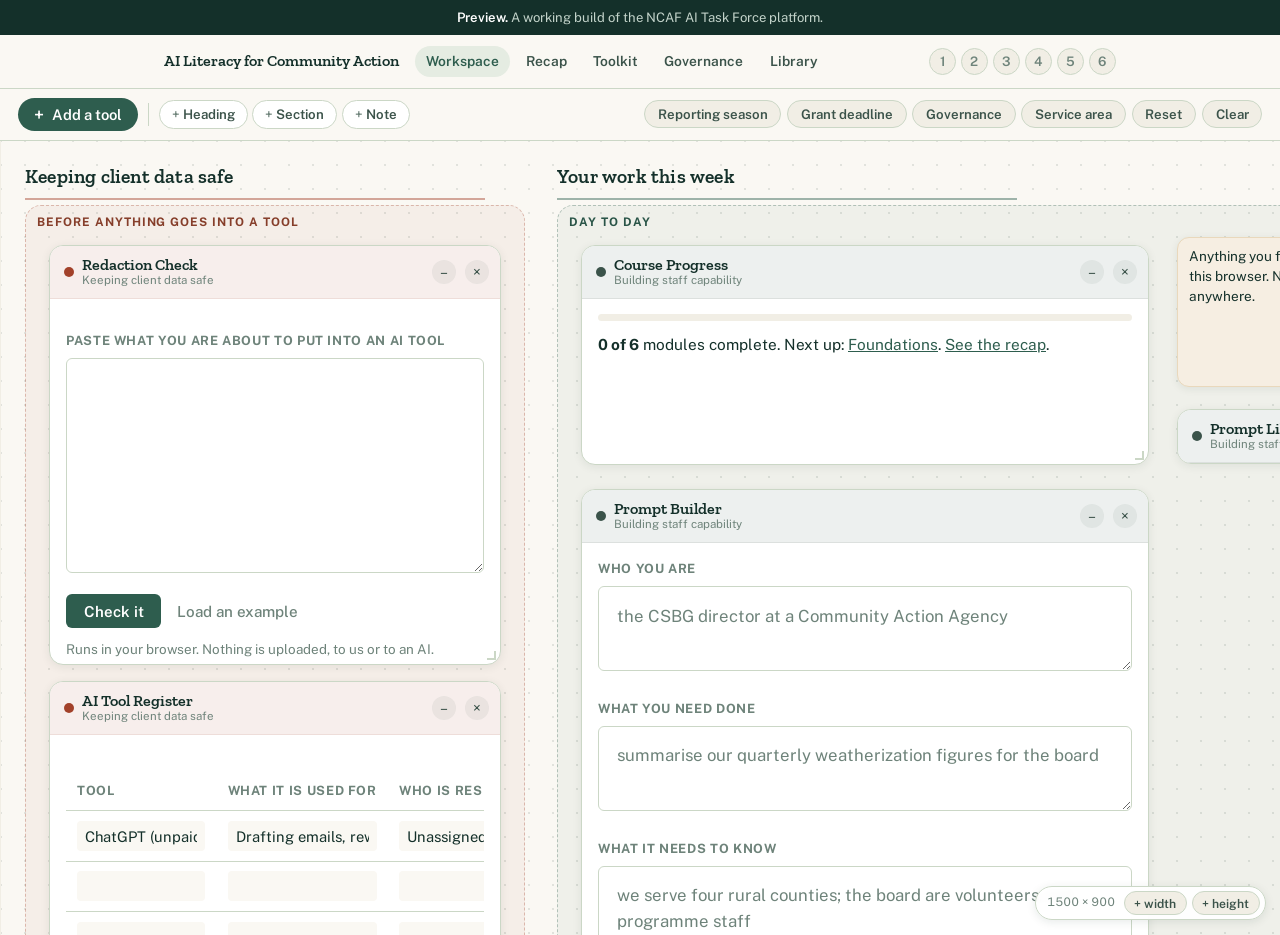
<file: src/workspace.html>
<!doctype html>
<html lang="en">
<head>
<meta charset="utf-8">
<meta name="viewport" content="width=device-width, initial-scale=1">
<title>Agency Workspace</title>
<meta name="description" content="A workspace you arrange yourself — open the tools you need, move them where you want them.">
<link rel="preconnect" href="https://fonts.googleapis.com">
<link rel="preconnect" href="https://fonts.gstatic.com" crossorigin>
<link rel="stylesheet" href="https://fonts.googleapis.com/css2?family=Public+Sans:ital,wght@0,400;0,600;0,700;1,400&family=Zilla+Slab:wght@500;600;700&display=swap">
<link rel="stylesheet" href="assets/course.css">
</head>
<body class="ws-page">

<div class="sticky-head">
  <div class="topbar" data-topbar></div>
</div>

<div class="ws-bar">
  <div class="ws-bar-in">
    <button class="ws-add" id="drawerToggle" type="button" aria-expanded="false">
      <span class="plus">+</span> Add a tool
    </button>
    <span class="ws-sep" aria-hidden="true"></span>
    <span class="ws-adds">
      <button type="button" data-add="heading" title="A line of text to label a section">Heading</button>
      <button type="button" data-add="zone" title="A tinted area to group windows into a section">Section</button>
      <button type="button" data-add="note" title="A small card of text">Note</button>
    </span>
    <span class="ws-who" id="wsWho"></span>
    <span class="ws-presets">
      <button type="button" data-preset="reporting">Reporting season</button>
      <button type="button" data-preset="grants">Grant deadline</button>
      <button type="button" data-preset="governance">Governance</button>
      <button type="button" data-preset="area">Service area</button>
      <button type="button" id="resetBoard" title="Back to the starting layout">Reset</button>
      <button type="button" id="clearAll" class="ws-clear">Clear</button>
    </span>
  </div>
</div>

<div class="ws-stage">
  <aside class="ws-drawer" id="drawer" aria-label="Tool drawer"></aside>
  <div class="ws-canvas" id="canvas">
    <div class="ws-surface" id="surface"></div>
  </div>
  <div class="ws-room">
    <span class="room-size" id="boardSize"></span>
    <button type="button" id="roomWider" title="Make the board wider">+ width</button>
    <button type="button" id="roomTaller" title="Make the board taller">+ height</button>
  </div>
</div>

<script src="assets/config.js"></script>
<script src="assets/mode.js"></script>
<script src="assets/draft-banner.js"></script>
<script src="assets/profile.js"></script>
<script src="assets/interactions.js"></script>
<script src="assets/course.js"></script>
<script src="assets/nc-counties.js"></script>
<script src="assets/dashboard.js"></script>
<script src="assets/feedback.js" defer></script>
<script>
document.addEventListener("DOMContentLoaded", function () {
  if (window.Tailor && Tailor.isSetUp()) {
    document.getElementById("wsWho").textContent = Tailor.profile.org.name;
  }
});
</script>
</body>
</html>
</file>
<file: src/assets/course.css>
/* ===========================================================================
   NCAF AI Task Force — AI Literacy for Community Action Agencies
   Shared stylesheet. Design system established in Module 2 (M. Golbasi) and
   carried unchanged across the series.
   =========================================================================== */

:root {
  --paper: #FAF8F3;
  --paper-2: #F1EEE5;
  --ink: #14302A;
  --ink-soft: #3B534A;
  --ink-faint: #6E837A;
  --green: #2E5D4E;
  --green-deep: #24493D;
  --sage: #E5ECE2;
  --sage-line: #CBD7C6;
  --marigold: #B0740F;
  --marigold-soft: #F6E9CB;
  --rust: #A2412A;
  --rust-soft: #F4E1D9;
  --rust-line: #E4C4B9;
  --white: #FFFFFF;
  --shadow-sm: 0 1px 2px rgba(20,48,42,.06);
  --shadow-md: 0 2px 12px rgba(20,48,42,.09);
  --shadow-lg: 0 8px 30px rgba(20,48,42,.16);
  --radius: 6px;
  --radius-lg: 12px;
  --maxw: 46rem;
}

* { box-sizing: border-box; }
html { scroll-behavior: smooth; }
@media (prefers-reduced-motion: reduce) {
  html { scroll-behavior: auto; }
  *, *::before, *::after { transition: none !important; animation: none !important; }
}

body {
  margin: 0;
  background: var(--paper);
  color: var(--ink);
  font-family: "Public Sans", system-ui, -apple-system, sans-serif;
  font-size: 1.0625rem;
  line-height: 1.65;
  -webkit-font-smoothing: antialiased;
}

h1, h2, h3, h4 {
  font-family: "Zilla Slab", Georgia, serif;
  line-height: 1.15;
  color: var(--ink);
  margin: 0;
  text-wrap: balance;
}
p { margin: 0 0 1rem; }
p:last-child { margin-bottom: 0; }
a { color: var(--green); }
:focus-visible { outline: 2px solid var(--marigold); outline-offset: 2px; }
[hidden] { display: none !important; }

.wrap { max-width: var(--maxw); margin: 0 auto; padding-inline: 1.25rem; }
.wrap-wide { max-width: 62rem; margin: 0 auto; padding-inline: 1.25rem; }

/* ---------- top bar ---------- */

.sticky-head { position: sticky; top: 0; z-index: 40; background: var(--paper); }
.topbar { border-bottom: 1px solid var(--sage-line); background: var(--paper); }
.topbar-in {
  max-width: 62rem; margin: 0 auto; padding: .7rem 1.25rem;
  display: flex; align-items: center; gap: 1rem; flex-wrap: wrap;
}
.topbar a.home {
  font-family: "Zilla Slab", Georgia, serif; font-weight: 600; font-size: 1rem;
  color: var(--ink); text-decoration: none; white-space: nowrap;
}
.topbar a.home:hover { color: var(--green); }
.topbar .seq { display: flex; gap: .3rem; margin-left: auto; flex-wrap: wrap; }
.topbar .seq a {
  width: 1.7rem; height: 1.7rem; border-radius: 999px;
  display: grid; place-items: center; text-decoration: none;
  font-size: .82rem; font-weight: 600;
  background: var(--paper-2); color: var(--ink-faint); border: 1px solid var(--sage-line);
}
.topbar .seq a:hover { border-color: var(--green); color: var(--green); }
.topbar .seq a.here { background: var(--green); color: #fff; border-color: var(--green); }
.topbar .seq a.done { background: var(--sage); color: var(--green); border-color: var(--green); }

.progress-track { height: 4px; background: var(--paper-2); }
.progress-fill { height: 100%; width: 0%; background: var(--marigold); transition: width .35s ease; }

/* ---------- hero ---------- */

.hero { padding-block: 3.25rem 2.25rem; border-bottom: 1px solid var(--sage-line); }
.hero .kicker { font-weight: 600; font-size: .95rem; color: var(--green); margin-bottom: .75rem; }
.hero h1 { font-size: 2.55rem; font-weight: 600; letter-spacing: -.01em; margin-bottom: 1rem; }
.hero .lede { font-size: 1.2rem; color: var(--ink-soft); max-width: 34rem; }
.meta-row {
  display: flex; flex-wrap: wrap; gap: 1.25rem; margin-top: 1.7rem;
  font-size: .95rem; color: var(--ink-soft);
}
.meta-row strong { color: var(--ink); font-weight: 600; }
@media (max-width: 560px) { .hero h1 { font-size: 1.95rem; } .hero .lede { font-size: 1.08rem; } }

/* ---------- objectives ---------- */

.objectives {
  margin: 2.5rem 0; background: var(--sage); border: 1px solid var(--sage-line);
  border-radius: var(--radius); padding: 1.5rem 1.6rem;
}
.objectives h2 { font-size: 1.25rem; margin-bottom: .9rem; }
.objectives ul { margin: 0; padding-left: 1.2rem; }
.objectives li { margin-bottom: .55rem; }
.objectives li:last-child { margin-bottom: 0; }

/* ---------- lesson sections ---------- */

section.lesson {
  padding-block: 2.75rem; border-bottom: 1px solid var(--sage-line); scroll-margin-top: 4.5rem;
}
section.lesson h2 { font-size: 1.7rem; font-weight: 600; margin-bottom: 1rem; }
section.lesson h3 { font-size: 1.2rem; font-weight: 600; margin: 1.75rem 0 .6rem; color: var(--green); }
.section-num {
  display: inline-block; font-family: "Zilla Slab", serif; font-weight: 600;
  color: var(--marigold); font-size: 1.1rem; margin-bottom: .3rem;
}

ul.plain { padding-left: 1.2rem; margin: .5rem 0 1rem; }
ul.plain li { margin-bottom: .5rem; }
ol.plain { padding-left: 1.3rem; margin: .5rem 0 1rem; }
ol.plain li { margin-bottom: .5rem; }

/* ---------- content blocks ---------- */

.model-card {
  background: var(--white); border: 1px solid var(--sage-line);
  border-left: 4px solid var(--marigold); border-radius: var(--radius);
  padding: 1.4rem 1.5rem; margin: 1.25rem 0; box-shadow: var(--shadow-sm);
}
.model-card p:first-child { font-weight: 600; }

.horizon {
  background: var(--white); border: 1px solid var(--sage-line);
  border-left: 4px solid var(--green); border-radius: var(--radius);
  padding: 1.2rem 1.4rem; margin: 1.25rem 0;
}
.horizon h3 { margin-top: 0; }

.risk {
  background: var(--rust-soft); border: 1px solid var(--rust-line);
  border-radius: var(--radius); padding: 1.2rem 1.4rem; margin: 1.25rem 0;
}
.risk h3 { color: var(--rust); margin-top: 0; }
.risk ul { margin-bottom: 0; }

.compare { display: grid; grid-template-columns: 1fr 1fr; gap: 1rem; margin: 1rem 0 .5rem; }
@media (max-width: 620px) { .compare { grid-template-columns: 1fr; } }
.ex { border-radius: var(--radius); padding: 1rem 1.1rem; font-size: .98rem; }
.ex .tag { font-weight: 700; font-size: .82rem; letter-spacing: .02em; display: block; margin-bottom: .5rem; }
.ex.weak { background: var(--rust-soft); border: 1px solid var(--rust-line); }
.ex.weak .tag { color: var(--rust); }
.ex.strong { background: var(--sage); border: 1px solid var(--sage-line); }
.ex.strong .tag { color: var(--green); }
.ex .quote { font-style: italic; }

.isnot { display: grid; grid-template-columns: 1fr 1fr; gap: .9rem; margin: 1.25rem 0; }
@media (max-width: 620px) { .isnot { grid-template-columns: 1fr; } }
.isnot .col {
  background: var(--white); border: 1px solid var(--sage-line);
  border-radius: var(--radius); padding: 1rem 1.1rem;
}
.isnot h4 {
  font-family: "Public Sans", sans-serif; font-size: .85rem; letter-spacing: .06em;
  text-transform: uppercase; margin-bottom: .7rem; font-weight: 700;
}
.isnot .col.yes h4 { color: var(--green); }
.isnot .col.no h4 { color: var(--rust); }
.isnot ul { margin: 0; padding-left: 1.1rem; }
.isnot li { margin-bottom: .4rem; font-size: .98rem; }
.isnot li:last-child { margin-bottom: 0; }

.types { display: grid; grid-template-columns: 1fr 1fr; gap: .9rem; margin: 1.25rem 0; }
@media (max-width: 620px) { .types { grid-template-columns: 1fr; } }
.type-item {
  background: var(--white); border: 1px solid var(--sage-line);
  border-radius: var(--radius); padding: 1rem 1.1rem;
}
.type-item strong { color: var(--green); display: block; margin-bottom: .25rem; }
.type-item span { font-size: .96rem; color: var(--ink-soft); }

.prompt-box {
  position: relative; background: var(--ink); color: #EAF1EC;
  border-radius: var(--radius); padding: 1.2rem 1.3rem; margin: 1rem 0;
  font-size: .97rem; line-height: 1.6;
}
.prompt-box .label {
  display: block; color: var(--marigold-soft); font-weight: 600;
  font-size: .85rem; margin-bottom: .6rem;
}
.prompt-box .copy-target { display: block; padding-right: 3.8rem; white-space: pre-wrap; }
.copy-btn {
  position: absolute; top: .85rem; right: .85rem;
  background: rgba(255,255,255,.12); color: #EAF1EC; border: 1px solid rgba(255,255,255,.25);
  border-radius: 4px; padding: .3rem .7rem; font-family: "Public Sans", sans-serif;
  font-size: .82rem; font-weight: 600; cursor: pointer; transition: background .2s ease;
}
.copy-btn:hover { background: rgba(255,255,255,.22); }
.copy-btn.copied { background: var(--marigold); border-color: var(--marigold); color: #fff; }

.evidence { margin: 1.25rem 0; }
.evidence .row {
  display: grid; grid-template-columns: 8.5rem 1fr; gap: 1rem;
  padding: 1rem 0; border-bottom: 1px solid var(--paper-2);
}
.evidence .row:last-child { border-bottom: none; }
@media (max-width: 620px) { .evidence .row { grid-template-columns: 1fr; gap: .35rem; } }
.evidence .who { font-weight: 700; font-size: .92rem; color: var(--green); line-height: 1.4; }
.evidence .row.caution .who { color: var(--rust); }

.source-note { font-size: .9rem; color: var(--ink-soft); margin-top: .75rem; }

table.data {
  width: 100%; border-collapse: collapse; margin: 1.25rem 0; font-size: .96rem;
}
.table-scroll { overflow-x: auto; }
table.data th, table.data td {
  text-align: left; padding: .6rem .7rem; border-bottom: 1px solid var(--sage-line);
  vertical-align: top;
}
table.data th {
  font-family: "Public Sans", sans-serif; font-size: .8rem; letter-spacing: .05em;
  text-transform: uppercase; color: var(--ink-faint); font-weight: 700;
}
table.data tbody tr:last-child td { border-bottom: none; }

/* ---------- interactive: sorter ---------- */

.sorter {
  background: var(--white); border: 1px solid var(--sage-line); border-radius: var(--radius);
  padding: 1.4rem 1.5rem; margin: 1.25rem 0; box-shadow: var(--shadow-sm);
}
.legend {
  display: flex; flex-wrap: wrap; gap: .75rem 1.4rem; font-size: .92rem; color: var(--ink-soft);
  padding-bottom: 1.1rem; margin-bottom: 1.1rem; border-bottom: 1px solid var(--paper-2);
}
.legend span { display: inline-flex; align-items: baseline; gap: .45rem; }
.swatch { width: .7rem; height: .7rem; border-radius: 2px; display: inline-block; flex: none; transform: translateY(1px); }
.swatch.go { background: var(--green); }
.swatch.ask { background: var(--marigold); }
.swatch.never { background: var(--rust); }

.task { padding: .95rem 0; border-bottom: 1px solid var(--paper-2); }
.task:last-of-type { border-bottom: none; }
.task .stem { margin-bottom: .65rem; }
.task .choices { display: flex; flex-wrap: wrap; gap: .5rem; }
.pick {
  background: var(--paper-2); border: 1px solid var(--sage-line); border-radius: 999px;
  padding: .32rem .85rem; font-family: "Public Sans", sans-serif; font-size: .9rem;
  font-weight: 600; color: var(--ink-soft); cursor: pointer;
  transition: background .15s ease, color .15s ease, border-color .15s ease;
}
.pick:hover:not(:disabled) { border-color: var(--green); color: var(--ink); }
.pick:disabled { cursor: default; }
.pick.right { background: var(--green); border-color: var(--green); color: #fff; }
.pick.wrong { background: var(--rust); border-color: var(--rust); color: #fff; }
.pick.reveal { background: var(--sage); border-color: var(--green); color: var(--green); }
.task .why {
  display: none; margin-top: .6rem; font-size: .95rem; color: var(--ink-soft);
  padding-left: .85rem; border-left: 3px solid var(--sage-line);
}
.task .why.show { display: block; }
.score {
  margin-top: 1.2rem; padding-top: 1.1rem; border-top: 1px solid var(--paper-2);
  font-weight: 600; color: var(--green);
}

/* ---------- interactive: checklist ---------- */

.checklist {
  background: var(--paper-2); border: 1px solid var(--sage-line);
  border-radius: var(--radius); padding: 1.2rem 1.4rem; margin: 1.25rem 0;
}
.checklist h3 { margin-top: 0; }
.checklist label { display: flex; align-items: flex-start; gap: .6rem; padding: .4rem 0; cursor: pointer; }
.checklist input { margin-top: .42rem; flex: none; accent-color: var(--green); }

/* ---------- interactive: reveal ---------- */

.reveal-btn {
  background: var(--green); color: #fff; border: none; border-radius: var(--radius);
  padding: .6rem 1.1rem; font-family: "Public Sans", sans-serif; font-size: .95rem;
  font-weight: 600; cursor: pointer; transition: background .2s ease;
}
.reveal-btn:hover { background: var(--green-deep); }
.answer { display: none; margin-top: 1rem; }
.answer.show { display: block; }
.practice { background: var(--paper-2); }

/* ---------- interactive: quiz ---------- */

.quiz-q { margin-bottom: 1.75rem; }
.quiz-q p.q { font-weight: 600; margin-bottom: .75rem; }
.option {
  display: block; width: 100%; text-align: left; background: var(--white);
  border: 1px solid var(--sage-line); border-radius: var(--radius);
  padding: .7rem .9rem; margin-bottom: .5rem; font-family: "Public Sans", sans-serif;
  font-size: .98rem; color: var(--ink); cursor: pointer;
  transition: border-color .15s ease, background .15s ease;
}
.option:hover:not(:disabled) { border-color: var(--green); }
.option:disabled { cursor: default; }
.option.correct { background: var(--sage); border-color: var(--green); font-weight: 600; }
.option.wrong { background: var(--rust-soft); border-color: var(--rust); }
.feedback {
  display: none; margin-top: .35rem; font-size: .95rem; color: var(--ink-soft); padding-left: .2rem;
}
.feedback.show { display: block; }

/* ---------- done buttons ---------- */

.done-row { margin-top: 1.5rem; }
.done-btn {
  background: transparent; border: 1px solid var(--sage-line); border-radius: var(--radius);
  padding: .45rem .9rem; font-family: "Public Sans", sans-serif; font-size: .9rem;
  font-weight: 600; color: var(--ink-soft); cursor: pointer; transition: all .15s ease;
}
.done-btn:hover { border-color: var(--green); color: var(--green); }
.done-btn.is-done { background: var(--sage); border-color: var(--green); color: var(--green); }

/* ---------- takeaways ---------- */

.takeaways {
  background: var(--ink); color: #EAF1EC; border-radius: var(--radius);
  padding: 2rem 2.1rem; margin: 2.75rem 0;
}
.takeaways h2 { color: #fff; font-size: 1.6rem; margin-bottom: 1.1rem; }
.takeaways ol { margin: 0; padding-left: 1.3rem; }
.takeaways li { margin-bottom: .85rem; }
.takeaways li:last-child { margin-bottom: 0; }
.takeaways strong { color: var(--marigold-soft); }
@media (max-width: 560px) { .takeaways { padding: 1.5rem 1.4rem; } }

/* ---------- next / footer ---------- */

.next {
  border: 1px solid var(--sage-line); border-radius: var(--radius); background: var(--white);
  padding: 1.3rem 1.5rem; margin-bottom: 2.75rem;
  display: flex; flex-wrap: wrap; gap: 1rem; align-items: center;
}
.next .txt { flex: 1 1 18rem; }
.next h3 { margin: 0 0 .35rem; font-size: 1.15rem; }
.next p { color: var(--ink-soft); margin: 0; font-size: .97rem; }
.next a.go {
  background: var(--green); color: #fff; text-decoration: none; font-weight: 600;
  border-radius: var(--radius); padding: .6rem 1.15rem; white-space: nowrap;
}
.next a.go:hover { background: var(--green-deep); }

footer.attrib {
  border-top: 1px solid var(--sage-line); padding-block: 2rem 4rem;
  font-size: .9rem; color: var(--ink-soft);
}
footer.attrib h4 {
  font-family: "Public Sans", sans-serif; font-size: .82rem; letter-spacing: .06em;
  text-transform: uppercase; margin-bottom: .7rem; color: var(--ink);
}

/* ===========================================================================
   HOME PAGE
   =========================================================================== */

.home-hero { padding-block: 3.75rem 2.5rem; }
.home-hero h1 { font-size: 3rem; font-weight: 600; letter-spacing: -.02em; margin-bottom: 1.1rem; }
.home-hero .lede { font-size: 1.25rem; color: var(--ink-soft); max-width: 38rem; }
@media (max-width: 620px) { .home-hero h1 { font-size: 2.1rem; } .home-hero .lede { font-size: 1.1rem; } }

.stat-row {
  display: grid; grid-template-columns: repeat(auto-fit, minmax(11rem, 1fr));
  gap: 1px; background: var(--sage-line); border: 1px solid var(--sage-line);
  border-radius: var(--radius-lg); overflow: hidden; margin: 2.25rem 0;
}
.stat-row > div { background: var(--white); padding: 1.1rem 1.25rem; }
.stat-row .n {
  font-family: "Zilla Slab", serif; font-size: 1.8rem; font-weight: 600;
  color: var(--green); line-height: 1; margin-bottom: .35rem;
  font-variant-numeric: tabular-nums;
}
.stat-row .l { font-size: .92rem; color: var(--ink-soft); }

.mod-list { display: grid; gap: .75rem; margin: 1.25rem 0 0; }
.mod-card {
  display: grid; grid-template-columns: 3rem 1fr auto; gap: 1rem; align-items: center;
  background: var(--white); border: 1px solid var(--sage-line); border-radius: var(--radius-lg);
  padding: 1.1rem 1.3rem; text-decoration: none; color: var(--ink);
  transition: border-color .15s ease, box-shadow .15s ease, transform .1s ease;
}
.mod-card:hover { border-color: var(--green); box-shadow: var(--shadow-md); }
.mod-card:active { transform: scale(.996); }
.mod-card .num {
  width: 2.5rem; height: 2.5rem; border-radius: 999px; display: grid; place-items: center;
  font-family: "Zilla Slab", serif; font-weight: 600; font-size: 1.05rem;
  background: var(--paper-2); color: var(--ink-faint); border: 1px solid var(--sage-line);
}
.mod-card.done .num { background: var(--green); color: #fff; border-color: var(--green); }
.mod-card .nm { font-family: "Zilla Slab", serif; font-size: 1.2rem; font-weight: 600; display: block; }
.mod-card .ds { font-size: .95rem; color: var(--ink-soft); display: block; margin-top: .15rem; }
.mod-card .mins {
  font-size: .85rem; color: var(--ink-faint); font-weight: 600; white-space: nowrap;
  font-variant-numeric: tabular-nums;
}
@media (max-width: 560px) {
  .mod-card { grid-template-columns: 2.5rem 1fr; }
  .mod-card .mins { grid-column: 2; }
}

.callout {
  background: var(--sage); border: 1px solid var(--sage-line); border-radius: var(--radius-lg);
  padding: 1.5rem 1.7rem; margin: 2.5rem 0;
}
.callout h2 { font-size: 1.3rem; margin-bottom: .6rem; }
.callout p { color: var(--ink-soft); }
.callout p:last-child { margin-bottom: 0; }

.two-col { display: grid; grid-template-columns: 1fr 1fr; gap: 1.5rem; margin: 1.5rem 0; }
@media (max-width: 700px) { .two-col { grid-template-columns: 1fr; } }

.pill {
  display: inline-block; background: var(--marigold-soft); color: var(--marigold);
  border-radius: 999px; padding: .15rem .6rem; font-size: .75rem; font-weight: 700;
  letter-spacing: .04em; text-transform: uppercase; vertical-align: middle;
}
.pill.draft { background: var(--rust-soft); color: var(--rust); }
.pill.ready { background: var(--sage); color: var(--green); }

/* ===========================================================================
   INTAKE (setup.html) — one question per screen, large targets.
   =========================================================================== */

.intake { min-height: 82vh; display: flex; flex-direction: column; }
.intake-top {
  display: flex; align-items: center; gap: 1rem;
  padding: 1.1rem 1.25rem .9rem; max-width: 40rem; margin: 0 auto; width: 100%;
}
.back-btn {
  background: none; border: none; cursor: pointer; color: var(--ink-faint);
  font-size: .95rem; font-weight: 600; padding: .35rem .15rem; line-height: 1;
}
.back-btn:hover { color: var(--ink); }
.back-btn[disabled] { opacity: 0; pointer-events: none; }

.dots { display: flex; gap: .3rem; margin-left: auto; }
.dot { width: 6px; height: 6px; border-radius: 999px; background: var(--sage-line); transition: background .3s ease, width .3s ease; }
.dot.done { background: var(--green); }
.dot.now { background: var(--marigold); width: 20px; }

.step {
  flex: 1; display: none; flex-direction: column; justify-content: center;
  max-width: 40rem; margin: 0 auto; width: 100%; padding: 1.5rem 1.25rem 3rem;
}
.step.is-active { display: flex; animation: rise .32s ease both; }
@keyframes rise { from { opacity: 0; transform: translateY(8px); } to { opacity: 1; transform: none; } }
@media (prefers-reduced-motion: reduce) { .step.is-active { animation: none; } }

.step .eyebrow {
  font-size: .8rem; font-weight: 700; letter-spacing: .1em; text-transform: uppercase;
  color: var(--marigold); margin-bottom: .85rem;
}
.step h2 { font-size: 2.05rem; font-weight: 600; letter-spacing: -.015em; margin-bottom: .7rem; }
.step .sub { color: var(--ink-soft); font-size: 1.05rem; margin-bottom: 1.9rem; max-width: 30rem; }
.step .whyask {
  font-size: .89rem; color: var(--ink-faint); margin-top: 1.1rem;
  padding-left: .8rem; border-left: 2px solid var(--sage-line);
}
@media (max-width: 560px) { .step h2 { font-size: 1.6rem; } }

.choices { display: grid; gap: .6rem; }
.choice {
  display: flex; align-items: flex-start; gap: .85rem; text-align: left;
  background: var(--white); border: 1.5px solid var(--sage-line); border-radius: var(--radius);
  padding: 1rem 1.15rem; cursor: pointer; width: 100%; font-family: inherit;
  transition: border-color .15s ease, background .15s ease, transform .1s ease;
}
.choice:hover { border-color: var(--green); }
.choice:active { transform: scale(.995); }
.choice.on { border-color: var(--green); background: var(--sage); }
.choice .lbl { font-weight: 600; font-size: 1.02rem; display: block; color: var(--ink); }
.choice .hint { font-size: .93rem; color: var(--ink-soft); display: block; margin-top: .15rem; }
.choice .mark {
  flex: none; width: 1.15rem; height: 1.15rem; border-radius: 999px;
  border: 1.5px solid var(--sage-line); margin-top: .22rem; display: grid; place-items: center;
}
.choice.on .mark { border-color: var(--green); background: var(--green); }
.choice.on .mark::after { content: ""; width: .42rem; height: .42rem; border-radius: 999px; background: #fff; }
.choices.multi .choice .mark { border-radius: 4px; }

.chips { display: flex; flex-wrap: wrap; gap: .5rem; }
.chip-btn {
  background: var(--white); border: 1.5px solid var(--sage-line); border-radius: 999px;
  padding: .55rem 1.05rem; font-family: inherit; font-size: .98rem; font-weight: 600;
  color: var(--ink-soft); cursor: pointer; transition: all .15s ease;
}
.chip-btn:hover { border-color: var(--green); color: var(--ink); }
.chip-btn.on { background: var(--green); border-color: var(--green); color: #fff; }

.field {
  width: 100%; font-family: inherit; font-size: 1.25rem; color: var(--ink);
  background: var(--white); border: 1.5px solid var(--sage-line);
  border-radius: var(--radius); padding: .95rem 1.1rem;
}
.field::placeholder { color: var(--ink-faint); }
.field:focus { border-color: var(--green); outline: 2px solid var(--marigold); outline-offset: 1px; }
textarea.field { font-size: 1.05rem; min-height: 6.5rem; resize: vertical; line-height: 1.55; }

.step-actions { display: flex; align-items: center; gap: 1rem; margin-top: 1.9rem; flex-wrap: wrap; }
.cta {
  background: var(--green); color: #fff; border: none; border-radius: var(--radius);
  padding: .82rem 1.7rem; font-family: inherit; font-size: 1.02rem; font-weight: 600;
  cursor: pointer; transition: background .15s ease; text-decoration: none;
  display: inline-block;
}
.cta:hover { background: var(--green-deep); color: #fff; }
.cta[disabled] { background: var(--sage-line); color: var(--ink-faint); cursor: not-allowed; }
.skip { background: none; border: none; color: var(--ink-faint); font-size: .95rem; cursor: pointer; font-weight: 500; font-family: inherit; }
.skip:hover { color: var(--ink); text-decoration: underline; }

.promise {
  background: var(--sage); border: 1px solid var(--sage-line); border-radius: var(--radius);
  padding: 1.1rem 1.25rem; margin-top: 1.6rem;
}
.promise strong { display: block; margin-bottom: .3rem; }
.promise p { font-size: .96rem; color: var(--ink-soft); margin: 0; }

.building { text-align: center; padding-block: 3rem; }
.building .bar {
  height: 5px; background: var(--paper-2); border-radius: 999px; overflow: hidden;
  max-width: 18rem; margin: 1.75rem auto 0;
}
.building .bar i { display: block; height: 100%; width: 0%; background: var(--marigold); transition: width .5s ease; }
.building .log { margin-top: 1.1rem; color: var(--ink-faint); font-size: .95rem; min-height: 1.5rem; }

/* ---------- dashboard extras ---------- */

.dash-greet {
  display: flex; flex-wrap: wrap; gap: .6rem 1rem; align-items: baseline;
  margin-bottom: .35rem;
}
.dash-greet .edit { font-size: .88rem; }
.tailored-note {
  display: inline-flex; align-items: center; gap: .45rem;
  background: var(--sage); border: 1px solid var(--sage-line); color: var(--green);
  border-radius: 999px; padding: .28rem .85rem; font-size: .88rem; font-weight: 600;
  margin-top: .9rem;
}
.setup-invite {
  display: flex; flex-wrap: wrap; gap: 1rem 1.5rem; align-items: center;
  background: var(--marigold-soft); border: 1px solid #E3CFA4;
  border-radius: var(--radius-lg); padding: 1.3rem 1.5rem; margin: 2rem 0;
}
.setup-invite .txt { flex: 1 1 20rem; }
.setup-invite h3 { font-size: 1.2rem; margin-bottom: .3rem; }
.setup-invite p { margin: 0; font-size: .97rem; color: var(--ink-soft); }

/* ===========================================================================
   LEARN MODE — stepped cards
   =========================================================================== */

.mode-toggle {
  display: inline-flex; background: var(--paper-2); border: 1px solid var(--sage-line);
  border-radius: 999px; padding: 2px; gap: 2px;
}
.mode-toggle button {
  background: none; border: none; border-radius: 999px; cursor: pointer;
  font-family: inherit; font-size: .82rem; font-weight: 600; color: var(--ink-faint);
  padding: .25rem .8rem;
}
.mode-toggle button:hover { color: var(--ink); }
.mode-toggle button.on { background: var(--white); color: var(--green); box-shadow: var(--shadow-sm); }

.learn-stage { display: flex; flex-direction: column; min-height: calc(100vh - 6.5rem); }

.learn-rail { display: flex; gap: 3px; padding: 0 1.25rem; height: 16px; align-items: center; }
.learn-rail .seg {
  height: 4px; border-radius: 999px; background: var(--paper-2);
  overflow: hidden; min-width: 8px; transition: height .2s ease;
}
.learn-rail .seg.current { height: 6px; }
.learn-rail .seg i {
  display: block; height: 100%; width: 0%; background: var(--sage-line);
  transition: width .4s cubic-bezier(.2,.8,.2,1);
}
.learn-rail .seg.current i { background: var(--marigold); }
.learn-rail .seg i[style*="100%"] { background: var(--green); }

.learn-viewport { flex: 1; overflow-y: auto; padding-block: 2.5rem 1.5rem; }
.learn-card { max-width: 42rem; margin: 0 auto; padding-inline: 1.25rem; }
@media (max-width: 560px) { .learn-viewport { padding-block: 1.5rem 1rem; } }

.learn-head { margin-bottom: 1.5rem; }
.learn-label {
  display: block; font-family: "Zilla Slab", serif; font-weight: 600;
  color: var(--marigold); font-size: 1.05rem; margin-bottom: .3rem;
}
.learn-head h2 { font-size: 1.85rem; font-weight: 600; letter-spacing: -.01em; }
@media (max-width: 560px) { .learn-head h2 { font-size: 1.45rem; } }

.learn-pips { display: flex; gap: .28rem; margin-top: .9rem; }
.learn-pips i { width: 1.4rem; height: 3px; border-radius: 999px; background: var(--sage-line); }
.learn-pips i.on { background: var(--green); }

.learn-body > :first-child { margin-top: 0; }
.learn-body .objectives { margin-top: 0; }
.learn-body .takeaways { margin-top: 0; }

.learn-bar {
  border-top: 1px solid var(--sage-line); background: var(--paper);
  position: sticky; bottom: 0;
}
.learn-bar-in {
  max-width: 42rem; margin: 0 auto; padding: .8rem 1.25rem;
  display: flex; align-items: center; gap: .9rem;
}
.learn-back {
  background: none; border: 1px solid var(--sage-line); border-radius: var(--radius);
  padding: .5rem .9rem; font-family: inherit; font-size: .9rem; font-weight: 600;
  color: var(--ink-soft); cursor: pointer;
}
.learn-back:hover:not(:disabled) { border-color: var(--green); color: var(--green); }
.learn-back:disabled { opacity: .35; cursor: default; }

.learn-count {
  font-size: .82rem; color: var(--ink-faint); font-weight: 600;
  font-variant-numeric: tabular-nums; white-space: nowrap;
}
.learn-hint { font-size: .85rem; color: var(--marigold); flex: 1; line-height: 1.35; }

.learn-next {
  margin-left: auto; background: var(--green); color: #fff; border: none;
  border-radius: var(--radius); padding: .6rem 1.3rem; font-family: inherit;
  font-size: .96rem; font-weight: 600; cursor: pointer; white-space: nowrap;
}
.learn-next:hover:not(:disabled) { background: var(--green-deep); }
.learn-next.is-blocked { background: var(--sage-line); color: var(--ink-faint); cursor: not-allowed; }

@media (max-width: 620px) {
  .learn-bar-in { flex-wrap: wrap; gap: .6rem; }
  .learn-hint { order: 4; flex: 1 1 100%; }
  .learn-next { margin-left: auto; }
}

/* In learn mode the section dividers would double the card framing. */
.mode-learn section.lesson { border-bottom: none; padding-block: 0; }

/* ===========================================================================
   EXERCISES
   =========================================================================== */

.exercise {
  background: var(--white); border: 1px solid var(--sage-line);
  border-radius: var(--radius-lg); padding: 1.4rem 1.5rem; margin: 1.25rem 0;
  box-shadow: var(--shadow-sm);
}
.exercise > h3:first-child { margin-top: 0; }
.exercise.is-complete { border-color: var(--green); }
.ex-prompt { font-weight: 600; margin-bottom: .9rem; }

/* --- redact --- */
.rx-text {
  background: var(--paper-2); border: 1px dashed var(--sage-line);
  border-radius: var(--radius); padding: 1.1rem 1.2rem; line-height: 1.85;
  font-size: 1rem; cursor: pointer;
}
.rx-text [data-pii] {
  border-bottom: 2px dotted var(--ink-faint); font-weight: 400;
  border-radius: 2px; padding: 0 .1rem;
}
.rx-text [data-pii]:hover { background: var(--marigold-soft); }
.rx-text [data-pii].hit {
  background: var(--rust); color: #fff; border-bottom-color: transparent;
  text-decoration: line-through; text-decoration-thickness: 2px;
}
.rx-text [data-pii].revealed { background: var(--rust-soft); color: var(--rust); }
.rx-text .safe-hit { background: var(--sage); border-radius: 2px; }

.rx-status { margin-top: 1rem; font-size: .95rem; color: var(--ink-soft); }
.rx-status b.ok { color: var(--green); }
.rx-status .miss { color: var(--marigold); }
.rx-log { margin-top: .6rem; }
.rx-note {
  font-size: .92rem; margin: 0 0 .4rem; padding-left: .8rem;
  border-left: 3px solid var(--sage-line); color: var(--ink-soft);
}
.rx-note.good { border-left-color: var(--green); }
.rx-note.shown { border-left-color: var(--marigold); }
.rx-actions { margin-top: 1rem; }
.rx-done { font-size: .95rem; color: var(--green); font-weight: 600; margin: 0; }

/* --- compute --- */
.cp-box { margin: 1.1rem 0; }
.cp-label {
  display: block; font-size: .8rem; font-weight: 700; letter-spacing: .05em;
  text-transform: uppercase; color: var(--ink-faint); margin-bottom: .45rem;
}
.cp-row { display: flex; gap: .6rem; align-items: center; flex-wrap: wrap; }
.cp-input {
  font-family: inherit; font-size: 1.05rem; color: var(--ink); background: var(--white);
  border: 1.5px solid var(--sage-line); border-radius: var(--radius);
  padding: .55rem .75rem; width: 9rem; font-variant-numeric: tabular-nums;
}
.cp-input:focus { border-color: var(--green); outline: 2px solid var(--marigold); outline-offset: 1px; }
.cp-check {
  background: var(--green); color: #fff; border: none; border-radius: var(--radius);
  padding: .55rem 1.1rem; font-family: inherit; font-size: .94rem; font-weight: 600; cursor: pointer;
}
.cp-check:hover:not(:disabled) { background: var(--green-deep); }
.cp-check:disabled { background: var(--sage-line); color: var(--ink-faint); cursor: default; }
.cp-feedback { margin: .8rem 0 0; font-size: .95rem; }
.cp-feedback.good { color: var(--green); font-weight: 600; }
.cp-feedback.warn { color: var(--marigold); }

/* --- tells --- */
.tl-box { margin-top: 1rem; }
.tl-in { font-size: .98rem; line-height: 1.6; min-height: 8rem; }
.tl-privacy { font-size: .84rem; color: var(--ink-faint); }
.tl-out { margin-top: 1.1rem; }
.tl-marked {
  background: var(--paper-2); border: 1px solid var(--sage-line); border-radius: var(--radius);
  padding: 1rem 1.1rem; font-size: .97rem; line-height: 1.8; white-space: pre-wrap;
}
mark.tl-hit { background: var(--marigold-soft); color: var(--rust); border-radius: 2px; padding: 0 .12rem; }
.tl-score { margin: .9rem 0 .4rem; font-size: .95rem; }
.tl-list { margin: .5rem 0 0; padding-left: 1.2rem; font-size: .93rem; color: var(--ink-soft); }
.tl-list li { margin-bottom: .35rem; }
.tl-list b { color: var(--ink); }
.tl-clean { font-size: .95rem; color: var(--green); font-weight: 600; }

/* --- checklist exercise --- */
.ck-item { padding: 1rem 0; border-bottom: 1px solid var(--paper-2); }
.ck-item:last-child { border-bottom: none; }
.ck-q { font-weight: 600; margin-bottom: .6rem; }
.ck-picks { display: flex; gap: .5rem; flex-wrap: wrap; }
.ck-picks button {
  background: var(--paper-2); border: 1px solid var(--sage-line); border-radius: 999px;
  padding: .32rem .9rem; font-family: inherit; font-size: .9rem; font-weight: 600;
  color: var(--ink-soft); cursor: pointer;
}
.ck-picks button:hover:not(:disabled) { border-color: var(--green); color: var(--ink); }
.ck-picks button:disabled { cursor: default; }
.ck-picks button.truth { background: var(--green); border-color: var(--green); color: #fff; }
.ck-picks button.wrongpick { background: var(--rust); border-color: var(--rust); color: #fff; }
.ck-why {
  margin: .6rem 0 0; font-size: .94rem; color: var(--ink-soft);
  padding-left: .85rem; border-left: 3px solid var(--sage-line);
}

/* Learn mode reduces the module hero to one line of context, so the first
   card sits at the top of the screen instead of below a title page. */
.hero.hero-collapsed { padding-block: .9rem; }
.hero.hero-collapsed .kicker { margin: 0; font-size: .88rem; }

/* The sticky Continue bar owns the bottom of the screen in Learn mode, so lift
   the feedback button clear of it. */
.mode-learn #ncaf-fb { bottom: 4.6rem; }
@media (max-width: 620px) { .mode-learn #ncaf-fb { bottom: 6.6rem; } }

/* ---------- STOP AND CHECK callout (Module 4) ---------- */

.stopcheck {
  background: var(--rust-soft); border: 1px solid var(--rust-line);
  border-left: 4px solid var(--rust); border-radius: var(--radius);
  padding: 1.15rem 1.35rem; margin: 1.25rem 0;
}
.stopcheck .sc-label {
  font-family: "Public Sans", sans-serif; font-size: .76rem; font-weight: 700;
  letter-spacing: .09em; text-transform: uppercase; color: var(--rust);
  margin-bottom: .45rem;
}
.stopcheck p:last-child { margin-bottom: 0; font-size: .97rem; }

/* ---------- Assist Map ---------- */

.am-table th { white-space: nowrap; }
.am-table td { padding: .3rem .35rem; }
.am-in {
  width: 100%; min-width: 8rem; font-family: inherit; font-size: .92rem; color: var(--ink);
  background: var(--paper); border: 1px solid transparent; border-radius: 4px; padding: .35rem .45rem;
}
.am-in:hover { border-color: var(--sage-line); }
.am-in:focus { background: var(--white); border-color: var(--green); outline: 2px solid var(--marigold); outline-offset: 1px; }
.am-del {
  background: none; border: none; color: var(--ink-faint); font-size: 1.1rem; line-height: 1;
  cursor: pointer; padding: .2rem .35rem;
}
.am-del:hover { color: var(--rust); }
.am-actions { display: flex; gap: .6rem; flex-wrap: wrap; margin-top: .9rem; }
.am-add, .am-copy {
  background: var(--paper-2); border: 1px solid var(--sage-line); border-radius: var(--radius);
  padding: .45rem .9rem; font-family: inherit; font-size: .9rem; font-weight: 600;
  color: var(--ink-soft); cursor: pointer;
}
.am-add:hover, .am-copy:hover { border-color: var(--green); color: var(--green); }

/* ---------- facilitator notes ---------- */

details.facilitator {
  max-width: 46rem; margin: 0 auto 3rem; padding-inline: 1.25rem;
  border-top: 1px solid var(--sage-line);
}
details.facilitator > summary {
  cursor: pointer; padding: 1.1rem 0; font-size: .84rem; font-weight: 700;
  letter-spacing: .06em; text-transform: uppercase; color: var(--ink-faint);
}
details.facilitator > summary:hover { color: var(--ink); }
details.facilitator[open] > summary { color: var(--ink); }
details.facilitator .wrap { padding-inline: 0; }
details.facilitator h3 {
  font-size: 1.1rem; margin: 1rem 0 .5rem; color: var(--green);
}
details.facilitator p { font-size: .95rem; color: var(--ink-soft); }

/* ===========================================================================
   TOOLKIT + LIBRARY
   =========================================================================== */

.sitenav { display: flex; gap: .25rem; }
.sitenav a {
  text-decoration: none; font-size: .86rem; font-weight: 600; color: var(--ink-soft);
  padding: .25rem .7rem; border-radius: 999px; white-space: nowrap;
}
.sitenav a:hover { background: var(--paper-2); color: var(--ink); }
.sitenav a.on { background: var(--sage); color: var(--green); }
@media (max-width: 620px) { .sitenav { order: 3; width: 100%; } .topbar .seq { margin-left: 0; } }

/* tool index chips */
.tool-index {
  display: grid; grid-template-columns: repeat(auto-fill, minmax(15rem, 1fr));
  gap: .7rem; margin: 2rem 0 1rem;
}
.tool-chip {
  display: block; text-decoration: none; background: var(--white);
  border: 1px solid var(--sage-line); border-radius: var(--radius-lg);
  padding: .9rem 1.1rem; transition: border-color .15s ease, box-shadow .15s ease;
}
.tool-chip:hover { border-color: var(--green); box-shadow: var(--shadow-md); }
.tool-chip b { display: block; font-family: "Zilla Slab", serif; font-size: 1.08rem; color: var(--ink); }
.tool-chip span { display: block; font-size: .9rem; color: var(--ink-soft); margin-top: .12rem; }

.tool-block { scroll-margin-top: 5rem; }
.tool-block h2 { display: flex; align-items: baseline; gap: .7rem; flex-wrap: wrap; }
.tool-pair { font-size: .92rem; color: var(--ink-faint); margin-bottom: 1rem; }
.tool-pair a { font-weight: 600; }

/* "use this on real work" pointer inside modules */
.tool-point {
  background: var(--sage); border: 1px solid var(--sage-line);
  border-left: 4px solid var(--green); border-radius: var(--radius);
  padding: 1.1rem 1.3rem; margin: 1.25rem 0;
}
.tool-point .tp-label {
  font-size: .76rem; font-weight: 700; letter-spacing: .09em; text-transform: uppercase;
  color: var(--green); margin-bottom: .4rem;
}
.tool-point p:last-child { margin-bottom: 0; font-size: .97rem; }

/* prompt builder */
.pb-box .pb-in { margin-bottom: .35rem; min-height: 3.4rem; }
.pb-box .cp-label { margin-top: .85rem; }
.pb-box .cp-label:first-child { margin-top: 0; }

/* output check status */
.oc-status {
  margin-top: 1rem; padding: .75rem .9rem; border-radius: var(--radius);
  background: var(--marigold-soft); border: 1px solid #E3CFA4; font-size: .95rem;
}
.oc-status.ok { background: var(--sage); border-color: var(--green); color: var(--green); }

/* library */
.lib-filters { display: flex; flex-wrap: wrap; gap: .5rem; margin: 2rem 0 .5rem; }
.lib-list { display: grid; gap: .8rem; }
.lib-item {
  background: var(--white); border: 1px solid var(--sage-line);
  border-radius: var(--radius-lg); padding: 1.2rem 1.35rem;
}
.lib-head { display: flex; align-items: baseline; gap: .8rem; flex-wrap: wrap; margin-bottom: .45rem; }
.lib-head h3 { font-size: 1.14rem; font-weight: 600; }
.lib-head h3 a { text-decoration: none; }
.lib-head h3 a:hover { text-decoration: underline; }
.lib-head .pill { margin-left: auto; }
.lib-item p { font-size: .96rem; color: var(--ink-soft); margin-bottom: .5rem; }
.lib-for {
  font-size: .85rem; color: var(--ink-faint); margin: 0;
  padding-top: .5rem; border-top: 1px solid var(--paper-2);
}

/* ---------- governance guardrails ---------- */

.guard-list { display: grid; gap: .8rem; margin-bottom: 2.5rem; }
.guard {
  display: grid; grid-template-columns: 3rem 1fr; gap: 1rem;
  background: var(--white); border: 1px solid var(--sage-line);
  border-radius: var(--radius-lg); padding: 1.3rem 1.45rem;
  scroll-margin-top: 5rem;
}
.guard:target { border-color: var(--green); box-shadow: var(--shadow-md); }
.guard-n {
  width: 2.4rem; height: 2.4rem; border-radius: 999px; display: grid; place-items: center;
  font-family: "Zilla Slab", serif; font-weight: 600; font-size: 1.1rem;
  background: var(--sage); color: var(--green); border: 1px solid var(--sage-line);
}
.guard-body h3 { font-size: 1.16rem; margin-bottom: .45rem; }
.guard-body p { font-size: .97rem; color: var(--ink-soft); }
.guard-do {
  margin: .7rem 0 .5rem; font-size: .95rem;
  display: flex; gap: .7rem; align-items: baseline; flex-wrap: wrap;
}
.guard-do a { font-weight: 600; }
.guard-state { color: var(--green); font-weight: 600; font-size: .9rem; }
.guard-src {
  font-size: .84rem; color: var(--ink-faint); margin: 0;
  padding-top: .55rem; border-top: 1px solid var(--paper-2);
}
@media (max-width: 560px) {
  .guard { grid-template-columns: 1fr; gap: .6rem; }
}

.lib-head .ext { font-size: .8em; opacity: .7; }

/* ---------- takeaways recap ---------- */

.recap-mod {
  background: var(--white); border: 1px solid var(--sage-line);
  border-radius: var(--radius-lg); padding: 1.4rem 1.6rem; margin-bottom: .9rem;
}
.recap-head { display: flex; gap: 1rem; align-items: flex-start; margin-bottom: .9rem; }
.recap-n {
  flex: none; width: 2.4rem; height: 2.4rem; border-radius: 999px;
  display: grid; place-items: center; font-family: "Zilla Slab", serif;
  font-weight: 600; font-size: 1.05rem;
  background: var(--paper-2); color: var(--ink-faint); border: 1px solid var(--sage-line);
}
.recap-n.done { background: var(--green); color: #fff; border-color: var(--green); }
.recap-head h2 { font-size: 1.3rem; }
.recap-head h2 a { text-decoration: none; color: var(--ink); }
.recap-head h2 a:hover { color: var(--green); text-decoration: underline; }
.recap-line { font-size: .94rem; color: var(--ink-faint); margin: .1rem 0 0; }
.recap-list { margin: 0; padding-left: 1.3rem; }
.recap-list li { margin-bottom: .65rem; color: var(--ink-soft); font-size: .99rem; }
.recap-list li:last-child { margin-bottom: 0; }
.recap-list strong { color: var(--ink); }

@media print {
  .sticky-head, #ncaf-fb, #ncaf-draft, .callout, footer.attrib { display: none !important; }
  .recap-mod { break-inside: avoid; border-color: #999; }
  body { background: #fff; }
}

/* ---------- card transitions ---------- */

@keyframes cardInR { from { opacity: 0; transform: translateX(14px); } to { opacity: 1; transform: none; } }
@keyframes cardInL { from { opacity: 0; transform: translateX(-14px); } to { opacity: 1; transform: none; } }
.learn-card.slide-in-r { animation: cardInR .26s cubic-bezier(.2,.8,.2,1) both; }
.learn-card.slide-in-l { animation: cardInL .26s cubic-bezier(.2,.8,.2,1) both; }
@media (prefers-reduced-motion: reduce) {
  .learn-card.slide-in-r, .learn-card.slide-in-l { animation: none; }
}

/* ---------- module completion ---------- */

.done-screen { text-align: center; padding-block: 2.5rem 1rem; }
.done-screen h2 { font-size: 2rem; font-weight: 600; margin-bottom: .7rem; }
.done-screen p { color: var(--ink-soft); max-width: 30rem; margin: 0 auto 1.9rem; }

.done-ring {
  width: 7.5rem; height: 7.5rem; border-radius: 999px; margin: 0 auto 1.6rem;
  display: grid; place-items: center;
  background:
    conic-gradient(var(--green) calc(var(--pct) * 1%), var(--paper-2) 0);
  position: relative;
}
.done-ring::after {
  content: ""; position: absolute; inset: 9px; border-radius: 999px; background: var(--paper);
}
.done-ring span {
  position: relative; z-index: 1;
  font-family: "Zilla Slab", serif; font-size: 2rem; font-weight: 600; color: var(--ink);
  font-variant-numeric: tabular-nums; line-height: 1;
}
.done-ring span i { font-style: normal; font-size: 1.1rem; color: var(--ink-faint); }

.done-actions { display: flex; flex-direction: column; align-items: center; gap: .9rem; }
.done-actions .cta { text-decoration: none; }
.done-actions .skip { text-decoration: none; }

/* overall course progress in the top bar on module pages */
.course-pct {
  display: inline-flex; align-items: center; gap: .45rem;
  font-size: .78rem; font-weight: 600; color: var(--ink-faint); white-space: nowrap;
}
.course-pct .bar {
  width: 3.2rem; height: 4px; border-radius: 999px; background: var(--paper-2); overflow: hidden;
}
.course-pct .bar i { display: block; height: 100%; background: var(--green); }
@media (max-width: 760px) { .course-pct { display: none; } }

/* ---------- research findings ---------- */

.finding-grid {
  display: grid; grid-template-columns: repeat(auto-fill, minmax(17rem, 1fr));
  gap: .8rem; margin-bottom: 1rem;
}
.finding-grid.two { grid-template-columns: repeat(auto-fill, minmax(20rem, 1fr)); }
.fnd {
  background: var(--white); border: 1px solid var(--sage-line);
  border-left: 3px solid var(--green); border-radius: var(--radius);
  padding: 1.1rem 1.25rem;
}
.fnd h3 { font-size: 1.05rem; margin-bottom: .45rem; line-height: 1.25; }
.fnd p { font-size: .94rem; color: var(--ink-soft); margin: 0; }

/* ===========================================================================
   WHAT A TOOL LOOKS LIKE INSIDE ITS WINDOW
   =========================================================================== */

.tool-stub {
  background: var(--paper-2); border: 1px dashed var(--sage-line);
  border-radius: var(--radius); padding: 1rem 1.15rem;
}
.tool-stub p { font-size: .95rem; color: var(--ink-soft); margin-bottom: .55rem; }
.stub-note { font-size: .86rem; color: var(--ink-faint); margin: 0; }
.stub-note b { color: var(--marigold); }

.cp-progress .cp-meter {
  height: 7px; background: var(--paper-2); border-radius: 999px; overflow: hidden; margin-bottom: .7rem;
}
.cp-progress .cp-meter i { display: block; height: 100%; background: var(--green); }
.cp-progress p { font-size: .96rem; margin: 0; }

/* ===========================================================================
   WORKSPACE — a board you arrange: windows, headings, sections, notes
   =========================================================================== */

body.ws-page:not(.stacked) { overflow: hidden; }

.ws-bar { border-bottom: 1px solid var(--sage-line); background: var(--paper); }
.ws-bar-in {
  max-width: none; padding: .55rem 1.1rem;
  display: flex; align-items: center; gap: .6rem; flex-wrap: wrap;
}
.ws-add {
  display: inline-flex; align-items: center; gap: .45rem;
  background: var(--green); color: #fff; border: none; border-radius: 999px;
  padding: .48rem 1.05rem; font-family: inherit; font-size: .92rem; font-weight: 600; cursor: pointer;
  transition: background .15s ease;
}
.ws-add:hover { background: var(--green-deep); }
.ws-add .plus { font-size: 1.1rem; line-height: 1; }
body.drawer-open .ws-add { background: var(--ink); }

.ws-sep { width: 1px; height: 1.4rem; background: var(--sage-line); flex: none; }

.ws-adds { display: flex; gap: .3rem; }
.ws-adds button {
  background: var(--white); border: 1px solid var(--sage-line); border-radius: 999px;
  padding: .35rem .75rem; font-family: inherit; font-size: .83rem; font-weight: 600;
  color: var(--ink-soft); cursor: pointer;
}
.ws-adds button::before { content: "+ "; color: var(--ink-faint); }
.ws-adds button:hover { border-color: var(--marigold); color: var(--marigold); }

.ws-who { font-family: "Zilla Slab", serif; font-size: 1.02rem; font-weight: 600; color: var(--ink); }
.ws-presets { margin-left: auto; display: flex; gap: .35rem; flex-wrap: wrap; }
.ws-presets button {
  background: var(--paper-2); border: 1px solid var(--sage-line); border-radius: 999px;
  padding: .32rem .8rem; font-family: inherit; font-size: .83rem; font-weight: 600;
  color: var(--ink-soft); cursor: pointer;
}
.ws-presets button:hover { border-color: var(--green); color: var(--green); }
.ws-presets .ws-clear:hover { border-color: var(--rust); color: var(--rust); }

/* ---- stage: drawer + the board ---- */

.ws-stage {
  position: relative; display: flex; align-items: stretch;
  height: calc(100vh - var(--ws-chrome, 6.9rem));
}

.ws-drawer {
  width: 0; flex: none; background: var(--paper-2);
  border-right: 1px solid transparent;
  transition: width .22s cubic-bezier(.2,.8,.2,1);
  overflow-x: hidden; overflow-y: auto;
}
body.drawer-open .ws-drawer { width: 19rem; border-right-color: var(--sage-line); }
@media (prefers-reduced-motion: reduce) { .ws-drawer { transition: none; } }

.dw-group { border-bottom: 1px solid var(--sage-line); }
.dw-head {
  display: flex; align-items: center; gap: .6rem; width: 100%; text-align: left;
  background: none; border: none; cursor: pointer; padding: .75rem 1rem;
  font-family: inherit; font-size: .93rem; color: var(--ink);
}
.dw-head:hover { background: var(--paper); }
.dw-head b { flex: 1; font-weight: 600; }
.dw-dot { width: .6rem; height: .6rem; border-radius: 999px; background: var(--accent); flex: none; }
.dw-count { font-size: .78rem; color: var(--ink-faint); font-variant-numeric: tabular-nums; }
.dw-list { display: none; padding: 0 .6rem .7rem; }
.dw-group.is-open .dw-list { display: block; }
.dw-tool {
  display: flex; align-items: baseline; gap: .5rem; width: 100%; text-align: left;
  background: var(--white); border: 1px solid var(--sage-line); border-radius: var(--radius);
  padding: .5rem .7rem; margin-bottom: .32rem; cursor: pointer; font-family: inherit;
  transition: border-color .12s ease, transform .08s ease;
}
.dw-tool:hover { border-color: var(--accent); }
.dw-tool:active { transform: scale(.985); }
.dw-tool b { flex: 1; font-size: .89rem; font-weight: 600; color: var(--ink); }
.dw-tool > span:last-child { font-size: .76rem; color: var(--ink-faint); font-weight: 600; }
.dw-tool.is-open { border-color: var(--accent); background: var(--sage); }
.dw-tool.is-open > span:last-child { color: var(--accent); }

/* ---- the board: its own scrolling surface, as big as you need ---- */

.ws-canvas { flex: 1; min-width: 0; overflow: auto; overscroll-behavior: contain; }
.ws-surface {
  position: relative; min-width: 100%; min-height: 100%;
  background-color: var(--paper);
  background-image: radial-gradient(circle, rgba(20,48,42,.11) 1px, transparent 1px);
  background-size: 24px 24px;
  background-position: 12px 12px;
}
.canvas-empty {
  position: absolute; left: 50%; top: 22%; transform: translateX(-50%);
  max-width: 26rem; text-align: center; color: var(--ink-soft);
}
.canvas-empty b { color: var(--ink); }

.ws-room {
  position: absolute; right: .9rem; bottom: .9rem; z-index: 60;
  display: flex; align-items: center; gap: .3rem;
  background: rgba(255,255,255,.92); backdrop-filter: blur(4px);
  border: 1px solid var(--sage-line); border-radius: 999px; padding: .25rem .3rem .25rem .7rem;
  box-shadow: 0 2px 10px rgba(20,48,42,.1);
}
.room-size {
  font-size: .74rem; color: var(--ink-faint); font-variant-numeric: tabular-nums;
  margin-right: .25rem;
}
.ws-room button {
  background: var(--paper-2); border: 1px solid var(--sage-line); border-radius: 999px;
  padding: .22rem .6rem; font-family: inherit; font-size: .76rem; font-weight: 600;
  color: var(--ink-soft); cursor: pointer;
}
.ws-room button:hover { border-color: var(--green); color: var(--green); }

/* ---- a window ---- */

.win {
  position: absolute; display: flex; flex-direction: column;
  background: var(--white); border: 1px solid var(--sage-line);
  border-radius: 14px; box-shadow: 0 2px 10px rgba(20,48,42,.08);
  overflow: hidden; transition: box-shadow .15s ease;
}
.win:hover { box-shadow: 0 6px 22px rgba(20,48,42,.13); }
.win.is-dragging {
  box-shadow: 0 18px 42px rgba(20,48,42,.24);
  transition: none; cursor: grabbing; user-select: none;
}
.win.is-blocked { outline: 2px dashed var(--rust); outline-offset: 2px; }
.win.is-settling { transition: left .2s cubic-bezier(.2,.8,.2,1), top .2s cubic-bezier(.2,.8,.2,1); }
.win.is-collapsed { height: auto !important; }

.win-bar {
  display: flex; align-items: center; gap: .55rem; flex: none;
  padding: .6rem .7rem .6rem .85rem; cursor: grab;
  background: color-mix(in srgb, var(--accent) 9%, #fff);
  border-bottom: 1px solid color-mix(in srgb, var(--accent) 18%, #fff);
}
.win.is-dragging .win-bar { cursor: grabbing; }
.win-dot { width: .62rem; height: .62rem; border-radius: 999px; background: var(--accent); flex: none; }
.win-title { flex: 1; min-width: 0; line-height: 1.2; }
.win-title b {
  display: block; font-family: "Zilla Slab", serif; font-size: 1rem; font-weight: 600;
  color: var(--ink); white-space: nowrap; overflow: hidden; text-overflow: ellipsis;
}
.win-title span {
  display: block; font-size: .72rem; color: var(--ink-faint);
  white-space: nowrap; overflow: hidden; text-overflow: ellipsis;
}
.win-btn {
  flex: none; width: 1.5rem; height: 1.5rem; border-radius: 999px; border: none;
  background: rgba(20,48,42,.06); color: var(--ink-soft); cursor: pointer;
  font-size: .9rem; line-height: 1; display: grid; place-items: center; font-family: inherit;
}
.win-btn:hover { background: rgba(20,48,42,.14); color: var(--ink); }

.win-body { flex: 1; overflow: auto; padding: .95rem 1rem; }
.win-body .exercise { border: none; box-shadow: none; padding: 0; margin: 0; background: none; }
.win-body .checklist { margin: 0; }
.win.is-collapsed .win-body, .win.is-collapsed .win-grip { display: none; }

.win-grip {
  position: absolute; right: 0; bottom: 0; width: 18px; height: 18px; cursor: nwse-resize;
}
.win-grip::after {
  content: ""; position: absolute; right: 4px; bottom: 4px; width: 7px; height: 7px;
  border-right: 2px solid var(--sage-line); border-bottom: 2px solid var(--sage-line);
}
.win:hover .win-grip::after { border-color: var(--ink-faint); }

/* ---- headings, sections, notes: the layer you design with ---- */

.bnote { position: absolute; }
.bnote .note-text:focus { outline: 2px solid var(--accent); outline-offset: 3px; border-radius: 4px; }
.bnote .note-text:empty::before { content: "Type here"; color: var(--ink-faint); }
.note-grip-move {
  position: absolute; left: -1.1rem; top: .25rem; width: 1rem;
  color: var(--ink-faint); font-size: .8rem; line-height: 1; cursor: grab;
  opacity: 0; transition: opacity .12s ease; user-select: none;
}
.bnote:hover .note-grip-move { opacity: 1; }
.bnote.is-dragging .note-grip-move { cursor: grabbing; opacity: 1; }
.note-tools {
  position: absolute; right: .25rem; top: .25rem; display: flex; gap: .2rem;
  opacity: 0; transition: opacity .12s ease;
}
.bnote:hover .note-tools { opacity: 1; }
.note-btn {
  width: 1.15rem; height: 1.15rem; border-radius: 999px; border: none; cursor: pointer;
  background: rgba(20,48,42,.08); color: var(--ink-soft); font-family: inherit;
  font-size: .72rem; line-height: 1; display: grid; place-items: center; padding: 0;
}
.note-btn:hover { background: rgba(20,48,42,.18); }
.note-tone { background: var(--accent); }
.note-tone:hover { background: var(--accent); filter: brightness(1.15); }

.bnote.is-heading {
  z-index: 3; padding-bottom: .3rem;
  border-bottom: 2px solid color-mix(in srgb, var(--accent) 45%, transparent);
}
.bnote.is-heading .note-text {
  font-family: "Zilla Slab", serif; font-size: 1.22rem; font-weight: 600; color: var(--ink);
  letter-spacing: .01em;
}

.bnote.is-zone {
  z-index: 1; border-radius: 16px;
  background: color-mix(in srgb, var(--accent) 5%, transparent);
  border: 1px dashed color-mix(in srgb, var(--accent) 32%, transparent);
}
.bnote.is-zone .note-text {
  display: inline-block; margin: .45rem 0 0 .7rem;
  font-size: .74rem; font-weight: 700; letter-spacing: .08em; text-transform: uppercase;
  color: color-mix(in srgb, var(--accent) 80%, var(--ink));
}

.bnote.is-note {
  z-index: 4; border-radius: 12px; padding: .6rem .7rem;
  background: color-mix(in srgb, var(--accent) 12%, #fff);
  border: 1px solid color-mix(in srgb, var(--accent) 28%, #fff);
  box-shadow: 0 2px 8px rgba(20,48,42,.08);
}
.bnote.is-note .note-text {
  font-size: .85rem; line-height: 1.45; color: var(--ink); height: 100%; overflow: auto;
}

/* ---- the county map ---- */

.ncmap-svg {
  display: block; width: 100%; height: auto;
  background: var(--paper-2); border: 1px solid var(--sage-line); border-radius: 10px;
}
.ncmap .cty {
  fill: #E8E7DF; stroke: var(--white); stroke-width: 1; cursor: pointer;
  transition: fill .12s ease;
}
.ncmap .cty:hover { fill: #D5D3C7; }
.ncmap .cty.is-served { fill: color-mix(in srgb, var(--green) 55%, #fff); }
.ncmap .cty.is-served:hover { fill: color-mix(in srgb, var(--green) 72%, #fff); }
.ncmap .cty.is-gap { fill: color-mix(in srgb, var(--rust) 62%, #fff); }
.ncmap .cty.is-thin { fill: color-mix(in srgb, var(--marigold) 55%, #fff); }
.ncmap .cty.is-covered { fill: color-mix(in srgb, var(--green) 62%, #fff); }
.ncmap-cap { font-size: .86rem; color: var(--ink-soft); margin: .6rem 0 .45rem; min-height: 1.2em; }
.ncmap-key { display: flex; flex-wrap: wrap; gap: .25rem .9rem; font-size: .76rem; color: var(--ink-faint); }
.ncmap-key span { display: inline-flex; align-items: center; gap: .3rem; }
.ncmap-key .sw {
  width: .75rem; height: .75rem; border-radius: 3px; background: #E8E7DF; border: 1px solid var(--sage-line);
}
.ncmap-key .sw.is-served { background: color-mix(in srgb, var(--green) 55%, #fff); }
.ncmap-key .sw.is-gap { background: color-mix(in srgb, var(--rust) 62%, #fff); }
.ncmap-key .sw.is-thin { background: color-mix(in srgb, var(--marigold) 55%, #fff); }
.ncmap-key .sw.is-covered { background: color-mix(in srgb, var(--green) 62%, #fff); }
.ncmap-act { display: flex; gap: .35rem; margin-top: .7rem; }
.ncmap-act .mini {
  background: var(--paper-2); border: 1px solid var(--sage-line); border-radius: 999px;
  padding: .26rem .7rem; font-family: inherit; font-size: .78rem; font-weight: 600;
  color: var(--ink-soft); cursor: pointer;
}
.ncmap-act .mini:hover { border-color: var(--green); color: var(--green); }

/* ---- small screens: no dragging, just the board read as a document ---- */

body.stacked .ws-stage { display: block; height: auto; }
body.stacked .ws-drawer {
  width: auto; max-height: none; border-right: none;
  border-bottom: 1px solid var(--sage-line); overflow: visible;
}
body.stacked:not(.drawer-open) .ws-drawer { display: none; }
body.stacked .ws-canvas { overflow: visible; height: auto; }
body.stacked .ws-surface {
  width: auto !important; height: auto !important; background-image: none;
  padding: 1rem .9rem;
}
body.stacked .ws-room { display: none; }
body.stacked .win,
body.stacked .bnote {
  position: static !important; width: auto !important; height: auto !important;
  margin: 0 0 .9rem;
}
body.stacked .bnote.is-heading { margin-top: 1.6rem; }
body.stacked .win-bar { cursor: default; }
body.stacked .win-grip, body.stacked .note-grip-move { display: none; }
body.stacked .canvas-empty { position: static; transform: none; margin: 4rem auto; }
</file>
